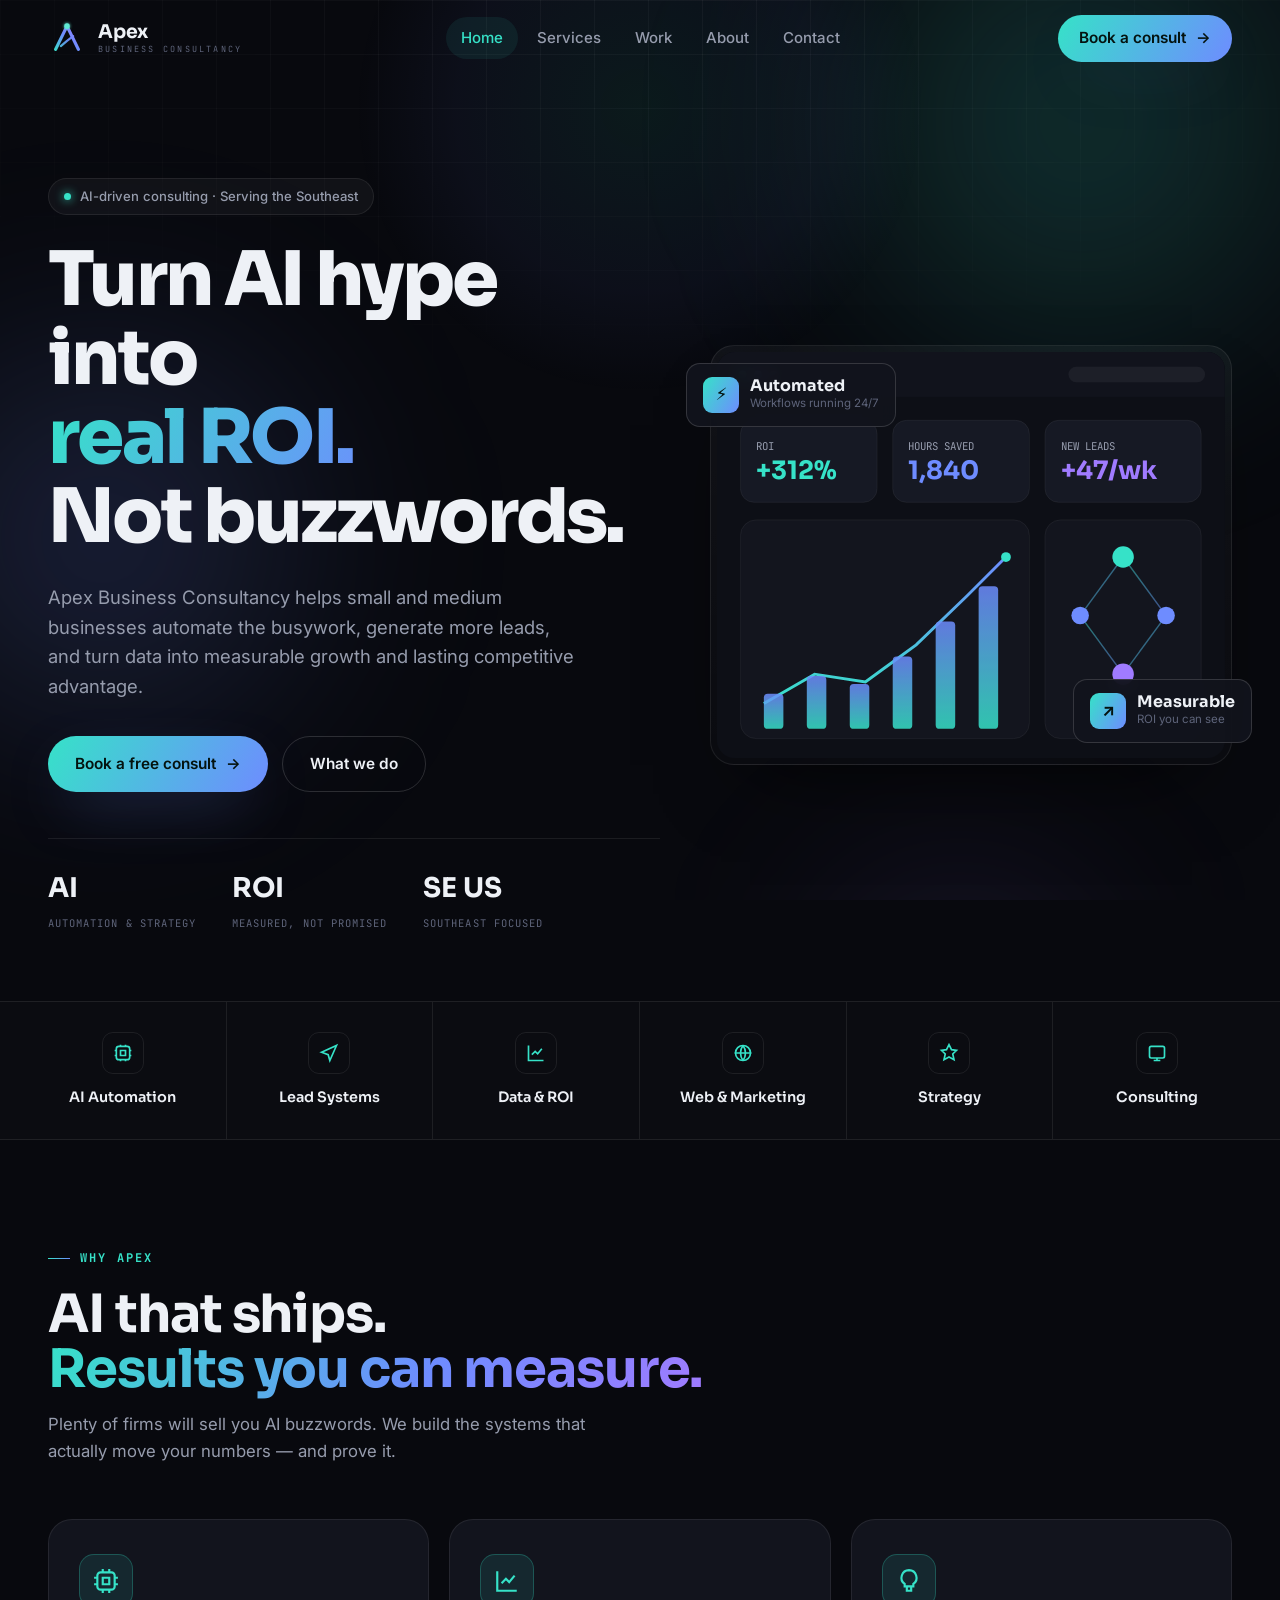
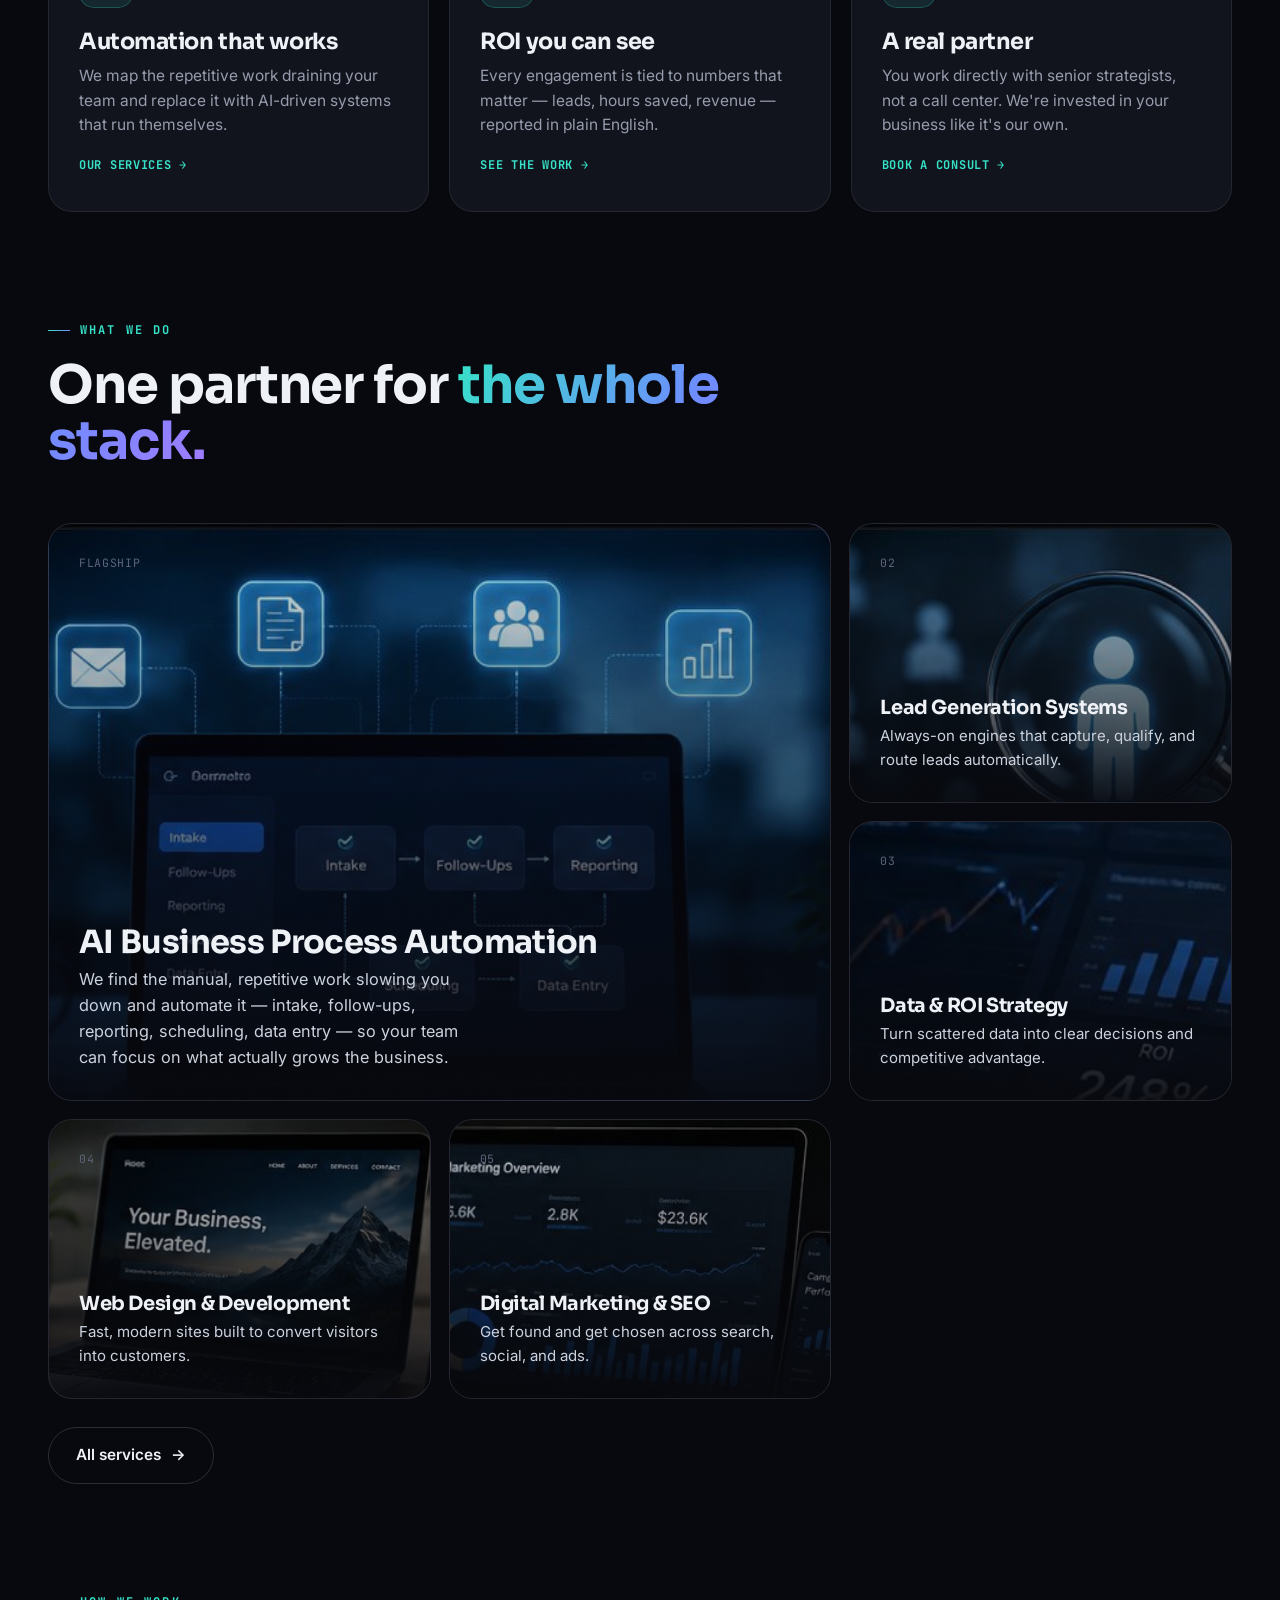
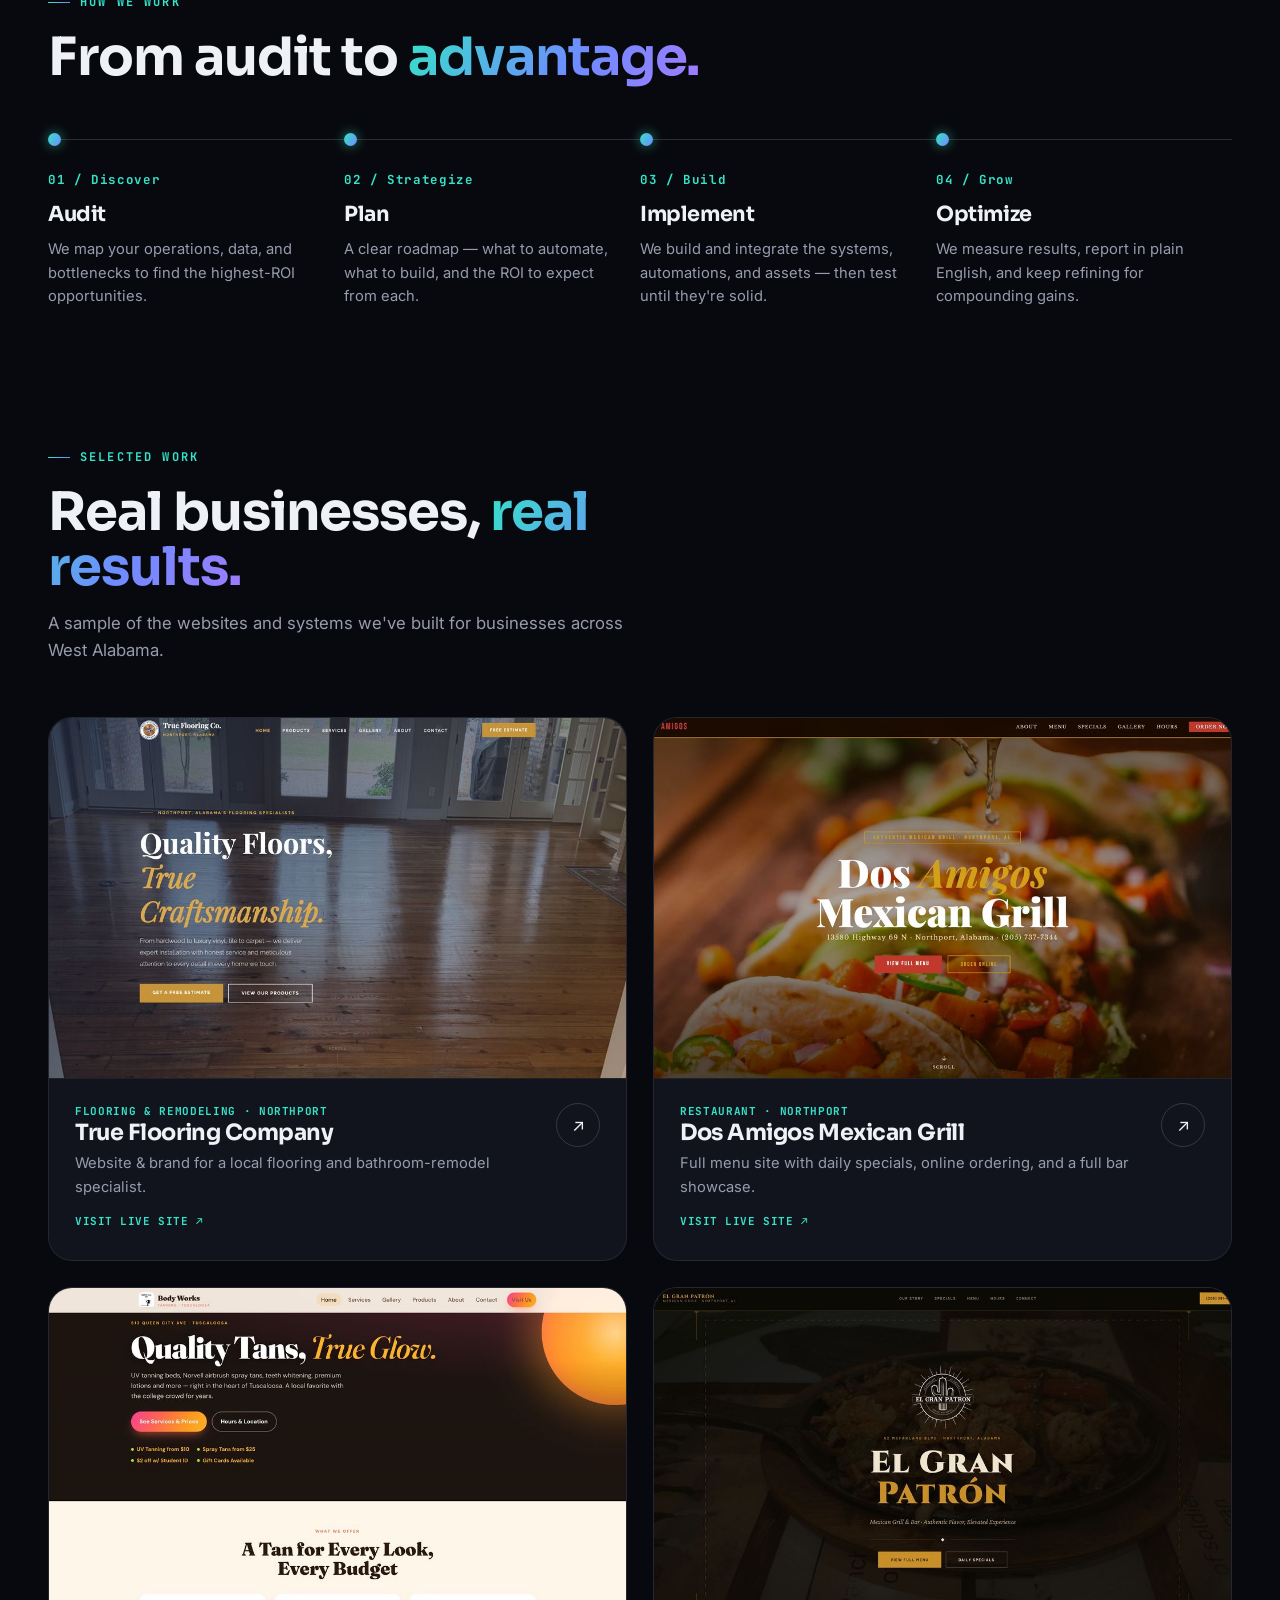
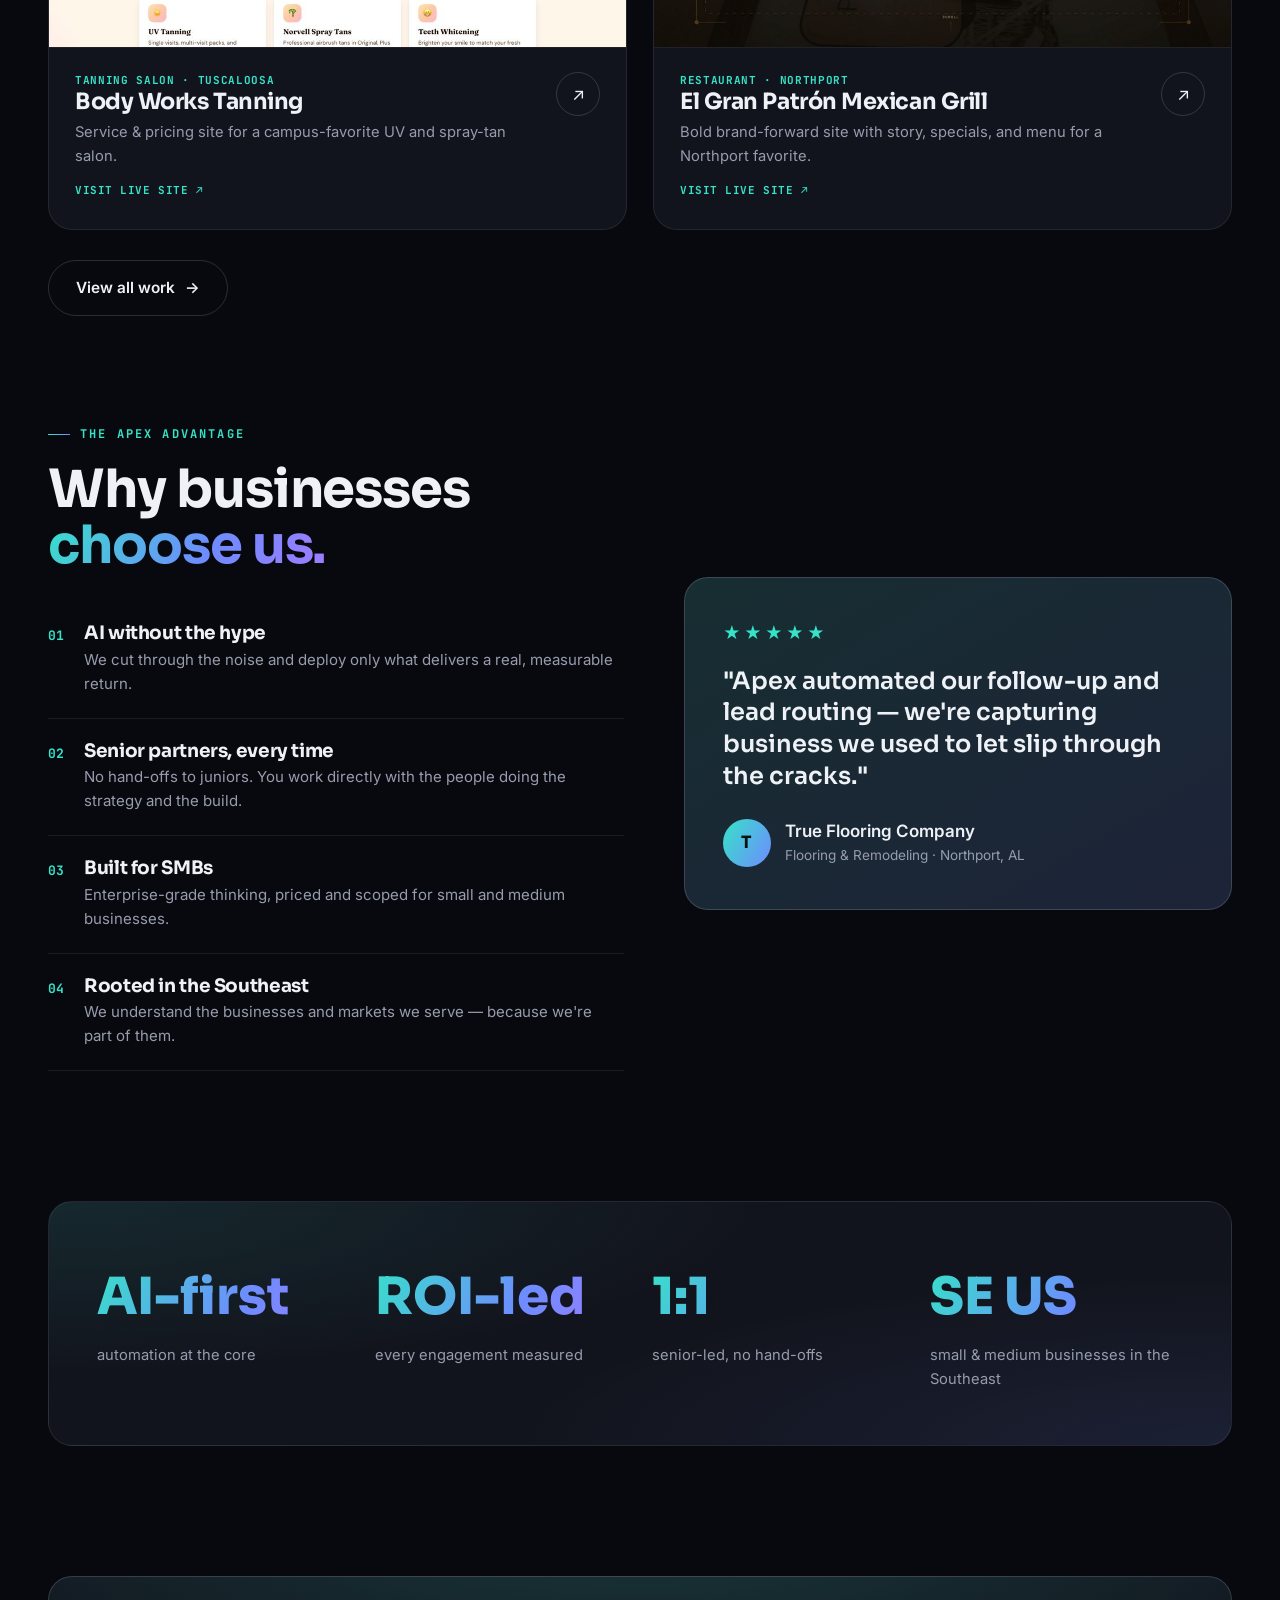
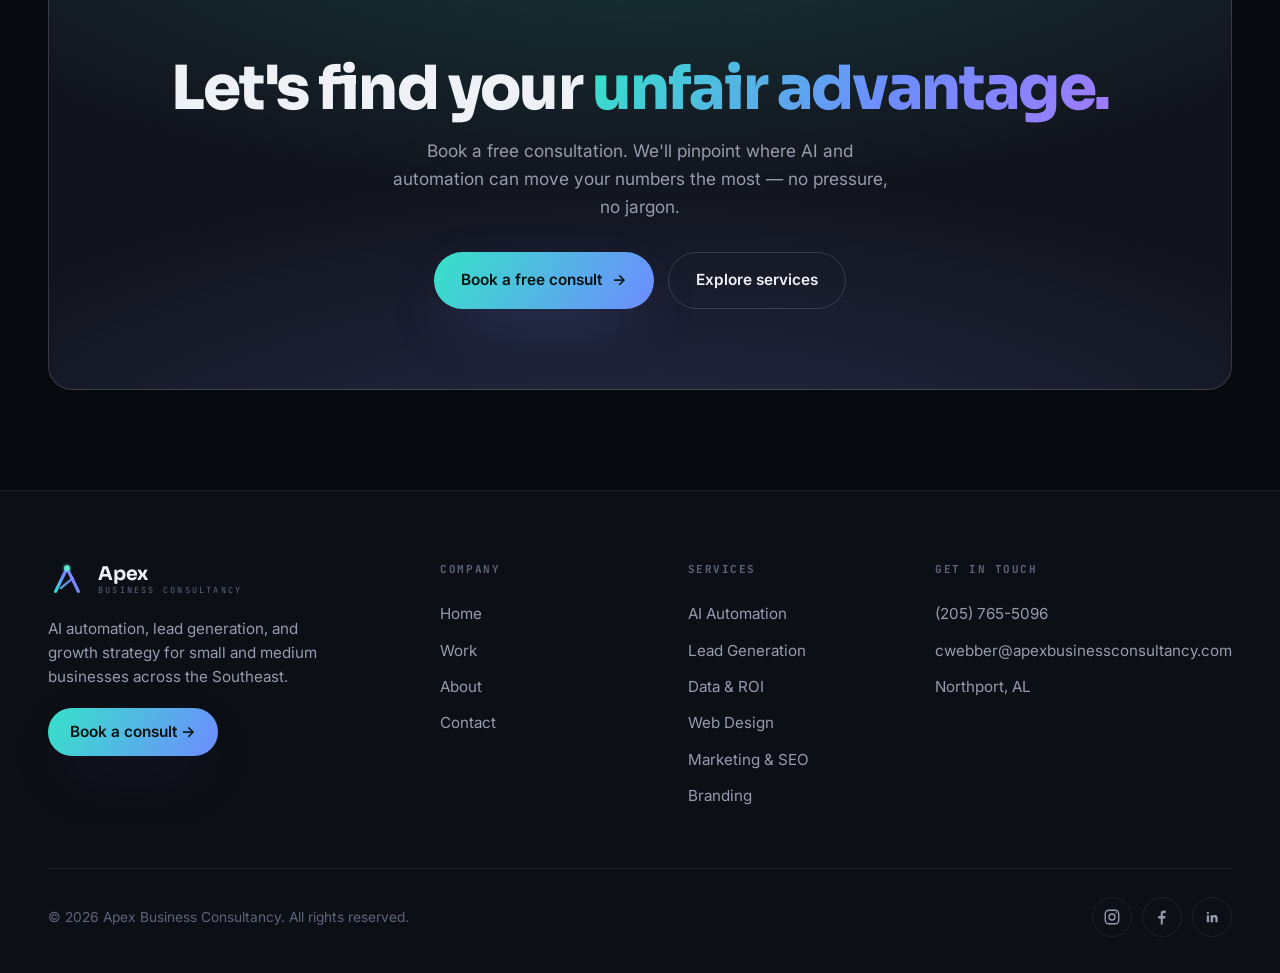
<file: index.html>
<!DOCTYPE html>
<html lang="en">
<head>
<meta charset="UTF-8">
<meta name="viewport" content="width=device-width, initial-scale=1.0">
<title>Apex Business Consultancy — AI Automation, Web Design & Growth | Northport & Tuscaloosa, AL</title>
<meta name="description" content="Apex Business Consultancy helps small and medium businesses in Tuscaloosa, Northport, and across the Southeast turn AI into real ROI — process automation, lead generation, web design, and data-driven strategy.">

<link rel="canonical" href="https://www.apexbusinessconsultancy.com/">
<meta name="robots" content="index, follow, max-image-preview:large">
<meta name="theme-color" content="#08090E">
<meta name="author" content="Apex Business Consultancy">
<meta name="geo.region" content="US-AL">
<meta name="geo.placename" content="Northport, Alabama">

<meta property="og:type" content="website">
<meta property="og:site_name" content="Apex Business Consultancy">
<meta property="og:title" content="Apex Business Consultancy — AI Automation, Web Design & Growth | Northport & Tuscaloosa, AL">
<meta property="og:description" content="Apex Business Consultancy helps small and medium businesses in Tuscaloosa, Northport, and across the Southeast turn AI into real ROI — process automation, lead generation, web design, and data-driven strategy.">
<meta property="og:url" content="https://www.apexbusinessconsultancy.com/">
<meta property="og:locale" content="en_US">
<meta property="og:image" content="https://www.apexbusinessconsultancy.com/assets/og-image.png">
<meta property="og:image:width" content="1200">
<meta property="og:image:height" content="630">
<meta property="og:image:alt" content="Apex Business Consultancy — AI Automation, Web Design, Marketing and Growth">

<meta name="twitter:card" content="summary_large_image">
<meta name="twitter:image" content="https://www.apexbusinessconsultancy.com/assets/og-image.png">
<meta name="twitter:title" content="Apex Business Consultancy — AI Automation, Web Design & Growth | Northport & Tuscaloosa, AL">
<meta name="twitter:description" content="Apex Business Consultancy helps small and medium businesses in Tuscaloosa, Northport, and across the Southeast turn AI into real ROI — process automation, lead generation, web design, and data-driven strategy.">

<script type="application/ld+json">
{
  "@context": "https://schema.org",
  "@type": "ProfessionalService",
  "name": "Apex Business Consultancy",
  "url": "https://www.apexbusinessconsultancy.com/",
  "telephone": "+1-205-765-5096",
  "email": "cwebber@apexbusinessconsultancy.com",
  "address": {
    "@type": "PostalAddress",
    "addressLocality": "Northport",
    "addressRegion": "AL",
    "addressCountry": "US"
  },
  "areaServed": {
    "@type": "State",
    "name": ["Alabama","Georgia","Mississippi","Tennessee","Florida","South Carolina","North Carolina","Louisiana"]
  },
  "description": "AI business process automation, lead generation systems, data and ROI strategy, web design, and digital marketing for small and medium businesses across the Southeast United States.",
  "priceRange": "$$",
  "sameAs": [],
  "hasOfferCatalog": {
    "@type": "OfferCatalog",
    "name": "Services",
    "itemListElement": [
      { "@type": "Offer", "itemOffered": { "@type": "Service", "name": "AI Business Process Automation", "description": "Automating repetitive, manual business processes using AI-driven systems." } },
      { "@type": "Offer", "itemOffered": { "@type": "Service", "name": "Lead Generation Systems", "description": "Always-on systems that capture, qualify, and route leads automatically." } },
      { "@type": "Offer", "itemOffered": { "@type": "Service", "name": "Data & ROI Strategy", "description": "Turning business data into clear decisions, KPI dashboards, and measurable ROI." } },
      { "@type": "Offer", "itemOffered": { "@type": "Service", "name": "AI Strategy & Consulting", "description": "Assessing AI opportunities and building a prioritized implementation roadmap." } },
      { "@type": "Offer", "itemOffered": { "@type": "Service", "name": "Web Design & Development", "description": "Custom, fast, SEO-ready websites engineered to convert visitors into customers." } },
      { "@type": "Offer", "itemOffered": { "@type": "Service", "name": "Digital Marketing & SEO", "description": "Local SEO, search and social advertising, and content marketing for qualified leads." } },
      { "@type": "Offer", "itemOffered": { "@type": "Service", "name": "Brand & Identity", "description": "Logo, visual identity, and brand guideline development." } }
    ]
  }
}
</script>

<link rel="icon" href="data:image/svg+xml,%3Csvg xmlns='http://www.w3.org/2000/svg' viewBox='0 0 40 40'%3E%3Cdefs%3E%3ClinearGradient id='g' x1='6' y1='34' x2='34' y2='6' gradientUnits='userSpaceOnUse'%3E%3Cstop offset='0' stop-color='%2336E2C8'/%3E%3Cstop offset='.5' stop-color='%236E8CFF'/%3E%3Cstop offset='1' stop-color='%23A07BFF'/%3E%3C/linearGradient%3E%3C/defs%3E%3Cpath d='M8 32 L20 7.5 L32 32' stroke='url(%23g)' stroke-width='3.4' fill='none' stroke-linecap='round' stroke-linejoin='round'/%3E%3Cpath d='M13.5 28.5 L20 23 L26.5 18' stroke='url(%23g)' stroke-width='2.3' fill='none' stroke-linecap='round' stroke-linejoin='round'/%3E%3Ccircle cx='20' cy='7.5' r='2.9' fill='%235EEAD4'/%3E%3C/svg%3E">
<link rel="preconnect" href="https://fonts.googleapis.com">
<link rel="preconnect" href="https://fonts.gstatic.com" crossorigin>
<link href="https://fonts.googleapis.com/css2?family=Inter:wght@400;500;600&family=JetBrains+Mono:wght@400;700&family=Sora:wght@500;600;700;800&display=swap" rel="stylesheet">
<link rel="stylesheet" href="/assets/site.css">
</head>
<body>
<div class="bg"><span class="aura a1"></span><span class="aura a2"></span><span class="aura a3"></span><span class="grid"></span></div>
<div class="spotlight" id="spotlight"></div>

<nav class="nav" id="nav">
  <div class="nav-inner">
    <a href="/" class="logo" aria-label="Apex Business Consultancy home">
      <svg class="mark" viewBox="0 0 40 40" fill="none" aria-hidden="true"><defs><linearGradient id="ag1" x1="6" y1="34" x2="34" y2="6" gradientUnits="userSpaceOnUse"><stop offset="0" stop-color="#36E2C8"/><stop offset=".5" stop-color="#6E8CFF"/><stop offset="1" stop-color="#A07BFF"/></linearGradient><filter id="gl1" x="-60%" y="-60%" width="220%" height="220%"><feGaussianBlur stdDeviation="1.4" result="b"/><feMerge><feMergeNode in="b"/><feMergeNode in="SourceGraphic"/></feMerge></filter></defs><path d="M8 32 L20 7.5 L32 32" stroke="url(#ag1)" stroke-width="3.4" stroke-linecap="round" stroke-linejoin="round"/><path d="M13.5 28.5 L20 23 L26.5 18" stroke="url(#ag1)" stroke-width="2.3" stroke-linecap="round" stroke-linejoin="round" opacity=".95"/><circle cx="20" cy="7.5" r="2.9" fill="#5EEAD4" filter="url(#gl1)"/></svg>
      <span class="wm"><b>Apex</b><small>Business Consultancy</small></span>
    </a>
    <div class="nav-links" id="navLinks">
      <a href="/" class="active">Home</a>
      <a href="/services/">Services</a>
      <a href="/work/">Work</a>
      <a href="/about/">About</a>
      <a href="/contact/">Contact</a>
    </div>
    <div class="nav-cta">
      <a href="/contact/" class="btn btn-primary">Book a consult <span class="arr">→</span></a>
      <button class="burger" id="burger" aria-label="Open menu" aria-expanded="false"><span></span><span></span><span></span></button>
    </div>
  </div>
</nav>

<div class="drawer" id="drawer">
  <a href="/">Home</a>
  <a href="/services/">Services</a>
  <a href="/work/">Work</a>
  <a href="/about/">About</a>
  <a href="/contact/">Contact</a>
  <a href="/contact/" class="btn btn-primary" style="font-family:var(--fb);font-size:1rem">Book a consult →</a>
</div>

<main id="app">
<section class="page active">

  <div class="hero">
    <div class="wrap">
      <div class="hero-grid">
        <div>
          <span class="badge"><span class="dot"></span> AI-driven consulting · Serving the Southeast</span>
          <h1>
            <span class="line"><span>Turn AI hype</span></span>
            <span class="line"><span>into <span class="gtext">real ROI.</span></span></span>
            <span class="line"><span>Not buzzwords.</span></span>
          </h1>
          <p class="hero-sub">Apex Business Consultancy helps small and medium businesses automate the busywork, generate more leads, and turn data into measurable growth and lasting competitive advantage.</p>
          <div class="hero-actions">
            <a href="/contact/" class="btn btn-primary">Book a free consult <span class="arr">→</span></a>
            <a href="/services/" class="btn btn-ghost">What we do</a>
          </div>
          <div class="hero-meta">
            <div><div class="n">AI</div><div class="l">Automation &amp; strategy</div></div>
            <div><div class="n">ROI</div><div class="l">Measured, not promised</div></div>
            <div><div class="n">SE&nbsp;US</div><div class="l">Southeast focused</div></div>
          </div>
        </div>

        <div class="hero-visual">
          <div class="hero-panel">
            <div class="inner">
              <svg viewBox="0 0 520 420" xmlns="http://www.w3.org/2000/svg" aria-hidden="true">
                <defs>
                  <linearGradient id="hgrad" x1="0" y1="0" x2="1" y2="1"><stop offset="0" stop-color="#36E2C8"/><stop offset="1" stop-color="#6E8CFF"/></linearGradient>
                  <linearGradient id="hbar" x1="0" y1="1" x2="0" y2="0"><stop offset="0" stop-color="#36E2C8"/><stop offset="1" stop-color="#6E8CFF"/></linearGradient>
                </defs>
                <rect width="520" height="420" fill="#0D0F16"/>
                <!-- top bar -->
                <rect x="0" y="0" width="520" height="46" fill="#11131C"/>
                <circle cx="26" cy="23" r="4" fill="#36E2C8"/><circle cx="42" cy="23" r="4" fill="#6E8CFF"/><circle cx="58" cy="23" r="4" fill="#5E647A"/>
                <rect x="360" y="15" width="140" height="16" rx="8" fill="rgba(255,255,255,.05)"/>
                <!-- metric cards -->
                <rect x="24" y="70" width="140" height="84" rx="14" fill="#161924" stroke="rgba(255,255,255,.06)"/>
                <text x="40" y="100" fill="#969CAD" font-family="JetBrains Mono,monospace" font-size="11">ROI</text>
                <text x="40" y="130" fill="#36E2C8" font-family="Sora,sans-serif" font-size="26" font-weight="700">+312%</text>
                <rect x="180" y="70" width="140" height="84" rx="14" fill="#161924" stroke="rgba(255,255,255,.06)"/>
                <text x="196" y="100" fill="#969CAD" font-family="JetBrains Mono,monospace" font-size="11">HOURS SAVED</text>
                <text x="196" y="130" fill="#6E8CFF" font-family="Sora,sans-serif" font-size="26" font-weight="700">1,840</text>
                <rect x="336" y="70" width="160" height="84" rx="14" fill="#161924" stroke="rgba(255,255,255,.06)"/>
                <text x="352" y="100" fill="#969CAD" font-family="JetBrains Mono,monospace" font-size="11">NEW LEADS</text>
                <text x="352" y="130" fill="#A07BFF" font-family="Sora,sans-serif" font-size="26" font-weight="700">+47/wk</text>
                <!-- chart -->
                <rect x="24" y="172" width="296" height="224" rx="16" fill="#13151E" stroke="rgba(255,255,255,.06)"/>
                <polyline points="48,360 100,330 152,338 204,300 256,250 296,210" fill="none" stroke="url(#hbar)" stroke-width="3"/>
                <circle cx="296" cy="210" r="5" fill="#36E2C8"/>
                <g fill="url(#hbar)" opacity=".85"><rect x="48" y="350" width="20" height="36" rx="4"/><rect x="92" y="332" width="20" height="54" rx="4"/><rect x="136" y="340" width="20" height="46" rx="4"/><rect x="180" y="312" width="20" height="74" rx="4"/><rect x="224" y="276" width="20" height="110" rx="4"/><rect x="268" y="240" width="20" height="146" rx="4"/></g>
                <!-- automation node network -->
                <rect x="336" y="172" width="160" height="224" rx="16" fill="#13151E" stroke="rgba(255,255,255,.06)"/>
                <g stroke="url(#hgrad)" stroke-width="1.5" opacity=".5"><line x1="416" y1="210" x2="372" y2="270"/><line x1="416" y1="210" x2="460" y2="270"/><line x1="372" y1="270" x2="416" y2="330"/><line x1="460" y1="270" x2="416" y2="330"/><line x1="372" y1="270" x2="460" y2="270"/></g>
                <circle cx="416" cy="210" r="11" fill="#36E2C8"/><circle cx="372" cy="270" r="9" fill="#6E8CFF"/><circle cx="460" cy="270" r="9" fill="#6E8CFF"/><circle cx="416" cy="330" r="11" fill="#A07BFF"/>
              </svg>
            </div>
          </div>
          <div class="hero-chip c1"><div class="ic">⚡</div><div><div class="t">Automated</div><div class="s">Workflows running 24/7</div></div></div>
          <div class="hero-chip c2"><div class="ic">↗</div><div><div class="t">Measurable</div><div class="s">ROI you can see</div></div></div>
        </div>
      </div>
    </div>
  </div>

  <!-- CAPABILITIES STRIP (replaces the old marquee) -->
  <div class="caps">
    <div class="wrap" style="padding:0">
      <div class="caps-inner">
        <div class="cap"><div class="ic"><svg viewBox="0 0 24 24" fill="none" stroke="currentColor" stroke-width="2"><rect x="4" y="4" width="16" height="16" rx="3"/><path d="M9 9h6v6H9z"/><path d="M9 2v2M15 2v2M9 20v2M15 20v2M2 9h2M2 15h2M20 9h2M20 15h2"/></svg></div><b>AI Automation</b></div>
        <div class="cap"><div class="ic"><svg viewBox="0 0 24 24" fill="none" stroke="currentColor" stroke-width="2"><path d="M3 11l18-8-8 18-2-7-8-3z"/></svg></div><b>Lead Systems</b></div>
        <div class="cap"><div class="ic"><svg viewBox="0 0 24 24" fill="none" stroke="currentColor" stroke-width="2"><path d="M3 3v18h18"/><path d="M7 14l4-4 3 3 5-6"/></svg></div><b>Data &amp; ROI</b></div>
        <div class="cap"><div class="ic"><svg viewBox="0 0 24 24" fill="none" stroke="currentColor" stroke-width="2"><circle cx="12" cy="12" r="9"/><path d="M2 12h20M12 3a15 15 0 010 18M12 3a15 15 0 000 18"/></svg></div><b>Web &amp; Marketing</b></div>
        <div class="cap"><div class="ic"><svg viewBox="0 0 24 24" fill="none" stroke="currentColor" stroke-width="2"><path d="M12 2l3 6 6 .9-4.5 4.2L18 20l-6-3.2L6 20l1.5-6.9L3 8.9 9 8z"/></svg></div><b>Strategy</b></div>
        <div class="cap"><div class="ic"><svg viewBox="0 0 24 24" fill="none" stroke="currentColor" stroke-width="2"><rect x="3" y="4" width="18" height="14" rx="2"/><path d="M8 21h8M12 18v3"/></svg></div><b>Consulting</b></div>
      </div>
    </div>
  </div>

  <!-- pillars -->
  <div class="block">
    <div class="wrap">
      <div class="section-head reveal">
        <div class="eyebrow">Why Apex</div>
        <h2>AI that ships.<br><span class="gtext">Results you can measure.</span></h2>
        <p>Plenty of firms will sell you AI buzzwords. We build the systems that actually move your numbers — and prove it.</p>
      </div>
      <div class="pillars">
        <div class="pillar reveal d1">
          <div class="ic"><svg viewBox="0 0 24 24" fill="none" stroke="currentColor" stroke-width="2"><rect x="4" y="4" width="16" height="16" rx="3"/><path d="M9 9h6v6H9z"/><path d="M9 1v3M15 1v3M9 20v3M15 20v3M1 9h3M1 15h3M20 9h3M20 15h3"/></svg></div>
          <h3>Automation that works</h3>
          <p>We map the repetitive work draining your team and replace it with AI-driven systems that run themselves.</p>
          <a href="/services/" class="lk">Our services →</a>
        </div>
        <div class="pillar reveal d2">
          <div class="ic"><svg viewBox="0 0 24 24" fill="none" stroke="currentColor" stroke-width="2"><path d="M3 3v18h18"/><path d="M7 14l4-4 3 3 5-6"/></svg></div>
          <h3>ROI you can see</h3>
          <p>Every engagement is tied to numbers that matter — leads, hours saved, revenue — reported in plain English.</p>
          <a href="/work/" class="lk">See the work →</a>
        </div>
        <div class="pillar reveal d3">
          <div class="ic"><svg viewBox="0 0 24 24" fill="none" stroke="currentColor" stroke-width="2"><path d="M12 2a7 7 0 00-4 12.7V17h8v-2.3A7 7 0 0012 2z"/><path d="M9 21h6M10 17v4M14 17v4"/></svg></div>
          <h3>A real partner</h3>
          <p>You work directly with senior strategists, not a call center. We're invested in your business like it's our own.</p>
          <a href="/contact/" class="lk">Book a consult →</a>
        </div>
      </div>
    </div>
  </div>

  <!-- services preview (bento) -->
  <div class="block" style="padding-top:0">
    <div class="wrap">
      <div class="section-head reveal">
        <div class="eyebrow">What we do</div>
        <h2>One partner for <span class="gtext">the whole stack.</span></h2>
      </div>
      <div class="bento reveal">
        <div class="cell feat has-img">
          <img class="cell-bg" src="/assets/svc-ai-automation.jpg" alt="AI workflow automation dashboard connecting intake, follow-ups, scheduling, and reporting" loading="lazy" decoding="async" onerror="this.remove()"><div class="cell-shade"></div>
          <div class="num">FLAGSHIP</div>
          <h3>AI Business Process Automation</h3>
          <p>We find the manual, repetitive work slowing you down and automate it — intake, follow-ups, reporting, scheduling, data entry — so your team can focus on what actually grows the business.</p>
        </div>
        <div class="cell has-img"><img class="cell-bg" src="/assets/svc-lead-generation.jpg" alt="Lead generation system identifying qualified prospects" loading="lazy" decoding="async" onerror="this.remove()"><div class="cell-shade"></div><div class="num">02</div><h3>Lead Generation Systems</h3><p>Always-on engines that capture, qualify, and route leads automatically.</p></div>
        <div class="cell has-img"><img class="cell-bg" src="/assets/svc-data-roi.jpg" alt="Business analytics dashboard showing ROI growth" loading="lazy" decoding="async" onerror="this.remove()"><div class="cell-shade"></div><div class="num">03</div><h3>Data &amp; ROI Strategy</h3><p>Turn scattered data into clear decisions and competitive advantage.</p></div>
        <div class="cell has-img"><img class="cell-bg" src="/assets/svc-web-design.jpg" alt="Modern responsive website design on laptop and phone" loading="lazy" decoding="async" onerror="this.remove()"><div class="cell-shade"></div><div class="num">04</div><h3>Web Design &amp; Development</h3><p>Fast, modern sites built to convert visitors into customers.</p></div>
        <div class="cell has-img"><img class="cell-bg" src="/assets/svc-digital-marketing.jpg" alt="Digital marketing overview dashboard with campaign performance" loading="lazy" decoding="async" onerror="this.remove()"><div class="cell-shade"></div><div class="num">05</div><h3>Digital Marketing &amp; SEO</h3><p>Get found and get chosen across search, social, and ads.</p></div>
      </div>
      <div style="margin-top:28px" class="reveal"><a href="/services/" class="btn btn-ghost">All services <span class="arr">→</span></a></div>
    </div>
  </div>

  <!-- process -->
  <div class="block" style="padding-top:0">
    <div class="wrap">
      <div class="section-head reveal">
        <div class="eyebrow">How we work</div>
        <h2>From audit to <span class="gtext">advantage.</span></h2>
      </div>
      <div class="process">
        <div class="step reveal d1"><div class="dot"></div><div class="si">01 / Discover</div><h3>Audit</h3><p>We map your operations, data, and bottlenecks to find the highest-ROI opportunities.</p></div>
        <div class="step reveal d2"><div class="dot"></div><div class="si">02 / Strategize</div><h3>Plan</h3><p>A clear roadmap — what to automate, what to build, and the ROI to expect from each.</p></div>
        <div class="step reveal d3"><div class="dot"></div><div class="si">03 / Build</div><h3>Implement</h3><p>We build and integrate the systems, automations, and assets — then test until they're solid.</p></div>
        <div class="step reveal d4"><div class="dot"></div><div class="si">04 / Grow</div><h3>Optimize</h3><p>We measure results, report in plain English, and keep refining for compounding gains.</p></div>
      </div>
    </div>
  </div>

  <!-- work preview -->
  <div class="block" style="padding-top:0">
    <div class="wrap">
      <div class="section-head reveal">
        <div class="eyebrow">Selected work</div>
        <h2>Real businesses, <span class="gtext">real results.</span></h2>
        <p>A sample of the websites and systems we've built for businesses across West Alabama.</p>
      </div>
      <div class="work-grid">
        <!-- WORK_TRUE -->
        <div class="work-card reveal d1">
          <div class="work-thumb"><img src="/assets/work-true-flooring.jpg" alt="True Flooring Company website" onerror="this.remove()" loading="lazy" decoding="async"><svg viewBox="0 0 400 250"><rect width="400" height="250" fill="#12141D"/><rect x="30" y="34" width="150" height="18" rx="5" fill="#36E2C8"/><rect x="30" y="64" width="200" height="9" rx="4" fill="rgba(255,255,255,.25)"/></svg></div>
          <div class="work-body"><div><div class="cat">Flooring &amp; Remodeling · Northport</div><h3>True Flooring Company</h3><p>Website &amp; brand for a local flooring and bathroom-remodel specialist.</p><a href="https://www.trueflooringcompany.com" target="_blank" rel="noopener" class="work-link">Visit live site ↗</a></div><div class="go">↗</div></div>
        </div>
        <!-- WORK_DOS -->
        <div class="work-card reveal d2">
          <div class="work-thumb"><img src="/assets/work-dos-amigos.jpg" alt="Dos Amigos Mexican Grill website" onerror="this.remove()" loading="lazy" decoding="async"><svg viewBox="0 0 400 250"><rect width="400" height="250" fill="#12141D"/><rect x="30" y="34" width="150" height="18" rx="5" fill="#6E8CFF"/><rect x="30" y="64" width="200" height="9" rx="4" fill="rgba(255,255,255,.25)"/></svg></div>
          <div class="work-body"><div><div class="cat">Restaurant · Northport</div><h3>Dos Amigos Mexican Grill</h3><p>Full menu site with daily specials, online ordering, and a full bar showcase.</p><a href="https://www.dosamigosmexicangrill.com" target="_blank" rel="noopener" class="work-link">Visit live site ↗</a></div><div class="go">↗</div></div>
        </div>
        <!-- WORK_BODY -->
        <div class="work-card reveal d1">
          <div class="work-thumb"><img src="/assets/work-body-works.jpg" alt="Body Works Tanning Salon website" onerror="this.remove()" loading="lazy" decoding="async"><svg viewBox="0 0 400 250"><rect width="400" height="250" fill="#12141D"/><rect x="30" y="34" width="150" height="18" rx="5" fill="#A07BFF"/><rect x="30" y="64" width="200" height="9" rx="4" fill="rgba(255,255,255,.25)"/></svg></div>
          <div class="work-body"><div><div class="cat">Tanning Salon · Tuscaloosa</div><h3>Body Works Tanning</h3><p>Service &amp; pricing site for a campus-favorite UV and spray-tan salon.</p><a href="https://www.bodyworkstanningsalon.com" target="_blank" rel="noopener" class="work-link">Visit live site ↗</a></div><div class="go">↗</div></div>
        </div>
        <!-- WORK_PATRON -->
        <div class="work-card reveal d2">
          <div class="work-thumb"><img src="/assets/work-el-gran-patron.jpg" alt="El Gran Patron Mexican Grill website" onerror="this.remove()" loading="lazy" decoding="async"><svg viewBox="0 0 400 250"><rect width="400" height="250" fill="#12141D"/><rect x="30" y="34" width="150" height="18" rx="5" fill="#36E2C8"/><rect x="30" y="64" width="200" height="9" rx="4" fill="rgba(255,255,255,.25)"/></svg></div>
          <div class="work-body"><div><div class="cat">Restaurant · Northport</div><h3>El Gran Patrón Mexican Grill</h3><p>Bold brand-forward site with story, specials, and menu for a Northport favorite.</p><a href="https://www.elgranpatronmexicangrill.com" target="_blank" rel="noopener" class="work-link">Visit live site ↗</a></div><div class="go">↗</div></div>
        </div>
      </div>
      <div style="margin-top:30px" class="reveal"><a href="/work/" class="btn btn-ghost">View all work <span class="arr">→</span></a></div>
    </div>
  </div>

  <!-- why -->
  <div class="block" style="padding-top:0">
    <div class="wrap">
      <div class="why">
        <div class="reveal">
          <div class="section-head" style="margin-bottom:28px">
            <div class="eyebrow">The Apex advantage</div>
            <h2>Why businesses <span class="gtext">choose us.</span></h2>
          </div>
          <div>
            <div class="why-item"><span class="wi">01</span><div><h4>AI without the hype</h4><p>We cut through the noise and deploy only what delivers a real, measurable return.</p></div></div>
            <div class="why-item"><span class="wi">02</span><div><h4>Senior partners, every time</h4><p>No hand-offs to juniors. You work directly with the people doing the strategy and the build.</p></div></div>
            <div class="why-item"><span class="wi">03</span><div><h4>Built for SMBs</h4><p>Enterprise-grade thinking, priced and scoped for small and medium businesses.</p></div></div>
            <div class="why-item"><span class="wi">04</span><div><h4>Rooted in the Southeast</h4><p>We understand the businesses and markets we serve — because we're part of them.</p></div></div>
          </div>
        </div>
        <div class="why-card reveal d2">
          <div class="stars">★★★★★</div>
          <div class="quote">"Apex automated our follow-up and lead routing — we're capturing business we used to let slip through the cracks."</div>
          <div class="who"><div class="av">T</div><div><div class="nm">True Flooring Company</div><div class="rl">Flooring &amp; Remodeling &middot; Northport, AL</div></div></div>
        </div>
      </div>
    </div>
  </div>

  <!-- band -->
  <div class="band">
    <div class="wrap">
      <div class="band-inner reveal">
        <div><div class="n">AI-first</div><div class="l">automation at the core</div></div>
        <div><div class="n">ROI-led</div><div class="l">every engagement measured</div></div>
        <div><div class="n">1:1</div><div class="l">senior-led, no hand-offs</div></div>
        <div><div class="n">SE&nbsp;US</div><div class="l">small &amp; medium businesses in the Southeast</div></div>
      </div>
    </div>
  </div>

  <!-- CTA -->
  <div class="block">
    <div class="wrap">
      <div class="cta-block reveal">
        <h2>Let's find your <span class="gtext">unfair advantage.</span></h2>
        <p>Book a free consultation. We'll pinpoint where AI and automation can move your numbers the most — no pressure, no jargon.</p>
        <div class="cta-actions">
          <a href="/contact/" class="btn btn-primary">Book a free consult <span class="arr">→</span></a>
          <a href="/services/" class="btn btn-ghost">Explore services</a>
        </div>
      </div>
    </div>
  </div>

</section>
<!-- ============================================================ SERVICES ============================================================ -->
</main>
<footer>
  <div class="wrap">
    <div class="foot-top">
      <div class="foot-brand">
        <a href="/" class="logo">
          <svg class="mark" viewBox="0 0 40 40" fill="none" aria-hidden="true"><defs><linearGradient id="ag2" x1="6" y1="34" x2="34" y2="6" gradientUnits="userSpaceOnUse"><stop offset="0" stop-color="#36E2C8"/><stop offset=".5" stop-color="#6E8CFF"/><stop offset="1" stop-color="#A07BFF"/></linearGradient><filter id="gl2" x="-60%" y="-60%" width="220%" height="220%"><feGaussianBlur stdDeviation="1.4" result="b"/><feMerge><feMergeNode in="b"/><feMergeNode in="SourceGraphic"/></feMerge></filter></defs><path d="M8 32 L20 7.5 L32 32" stroke="url(#ag2)" stroke-width="3.4" stroke-linecap="round" stroke-linejoin="round"/><path d="M13.5 28.5 L20 23 L26.5 18" stroke="url(#ag2)" stroke-width="2.3" stroke-linecap="round" stroke-linejoin="round" opacity=".95"/><circle cx="20" cy="7.5" r="2.9" fill="#5EEAD4" filter="url(#gl2)"/></svg>
          <span class="wm"><b>Apex</b><small>Business Consultancy</small></span>
        </a>
        <p>AI automation, lead generation, and growth strategy for small and medium businesses across the Southeast.</p>
        <a href="/contact/" class="btn btn-primary" style="padding:12px 22px">Book a consult →</a>
      </div>
      <div class="foot-col">
        <h5>Company</h5>
        <a href="/">Home</a>
        <a href="/work/">Work</a>
        <a href="/about/">About</a>
        <a href="/contact/">Contact</a>
      </div>
      <div class="foot-col">
        <h5>Services</h5>
        <a href="/services/ai-automation/">AI Automation</a>
        <a href="/services/lead-generation/">Lead Generation</a>
        <a href="/services/data-analytics/">Data &amp; ROI</a>
        <a href="/services/web-design/">Web Design</a>
        <a href="/services/digital-marketing/">Marketing &amp; SEO</a>
        <a href="/services/branding/">Branding</a>
      </div>
      <div class="foot-col">
        <h5>Get in touch</h5>
        <a href="tel:+12057655096">(205) 765-5096</a>
        <a href="mailto:cwebber@apexbusinessconsultancy.com">cwebber@apexbusinessconsultancy.com</a>
        <a style="cursor:default">Northport, AL</a>
      </div>
    </div>
    <div class="foot-bottom">
      <p>© <span id="year"></span> Apex Business Consultancy. All rights reserved.</p>
      <div class="socials">
        <a href="#" aria-label="Instagram"><svg width="18" height="18" viewBox="0 0 24 24" fill="none" stroke="currentColor" stroke-width="1.8"><rect x="3" y="3" width="18" height="18" rx="5"/><circle cx="12" cy="12" r="4"/><circle cx="17.5" cy="6.5" r="1" fill="currentColor" stroke="none"/></svg></a>
        <a href="#" aria-label="Facebook"><svg width="18" height="18" viewBox="0 0 24 24" fill="currentColor"><path d="M13 22v-8h3l.5-3.5H13V8.3c0-1 .3-1.7 1.8-1.7H17V3.5c-.3 0-1.3-.1-2.5-.1-2.5 0-4.2 1.5-4.2 4.3v2.8H7V14h3.3v8H13z"/></svg></a>
        <a href="#" aria-label="LinkedIn"><svg width="18" height="18" viewBox="0 0 24 24" fill="currentColor"><path d="M6.5 8A1.5 1.5 0 1 0 6.5 5 1.5 1.5 0 0 0 6.5 8zM5 9.5h3V19H5zM10 9.5h2.9v1.3h.04c.4-.75 1.4-1.55 2.9-1.55 3.1 0 3.66 2 3.66 4.7V19h-3v-4.3c0-1 0-2.35-1.45-2.35s-1.65 1.12-1.65 2.27V19H10z"/></svg></a>
      </div>
    </div>
  </div>
</footer>

<script src="/assets/site.js" defer></script>
</body>
</html>
</file>
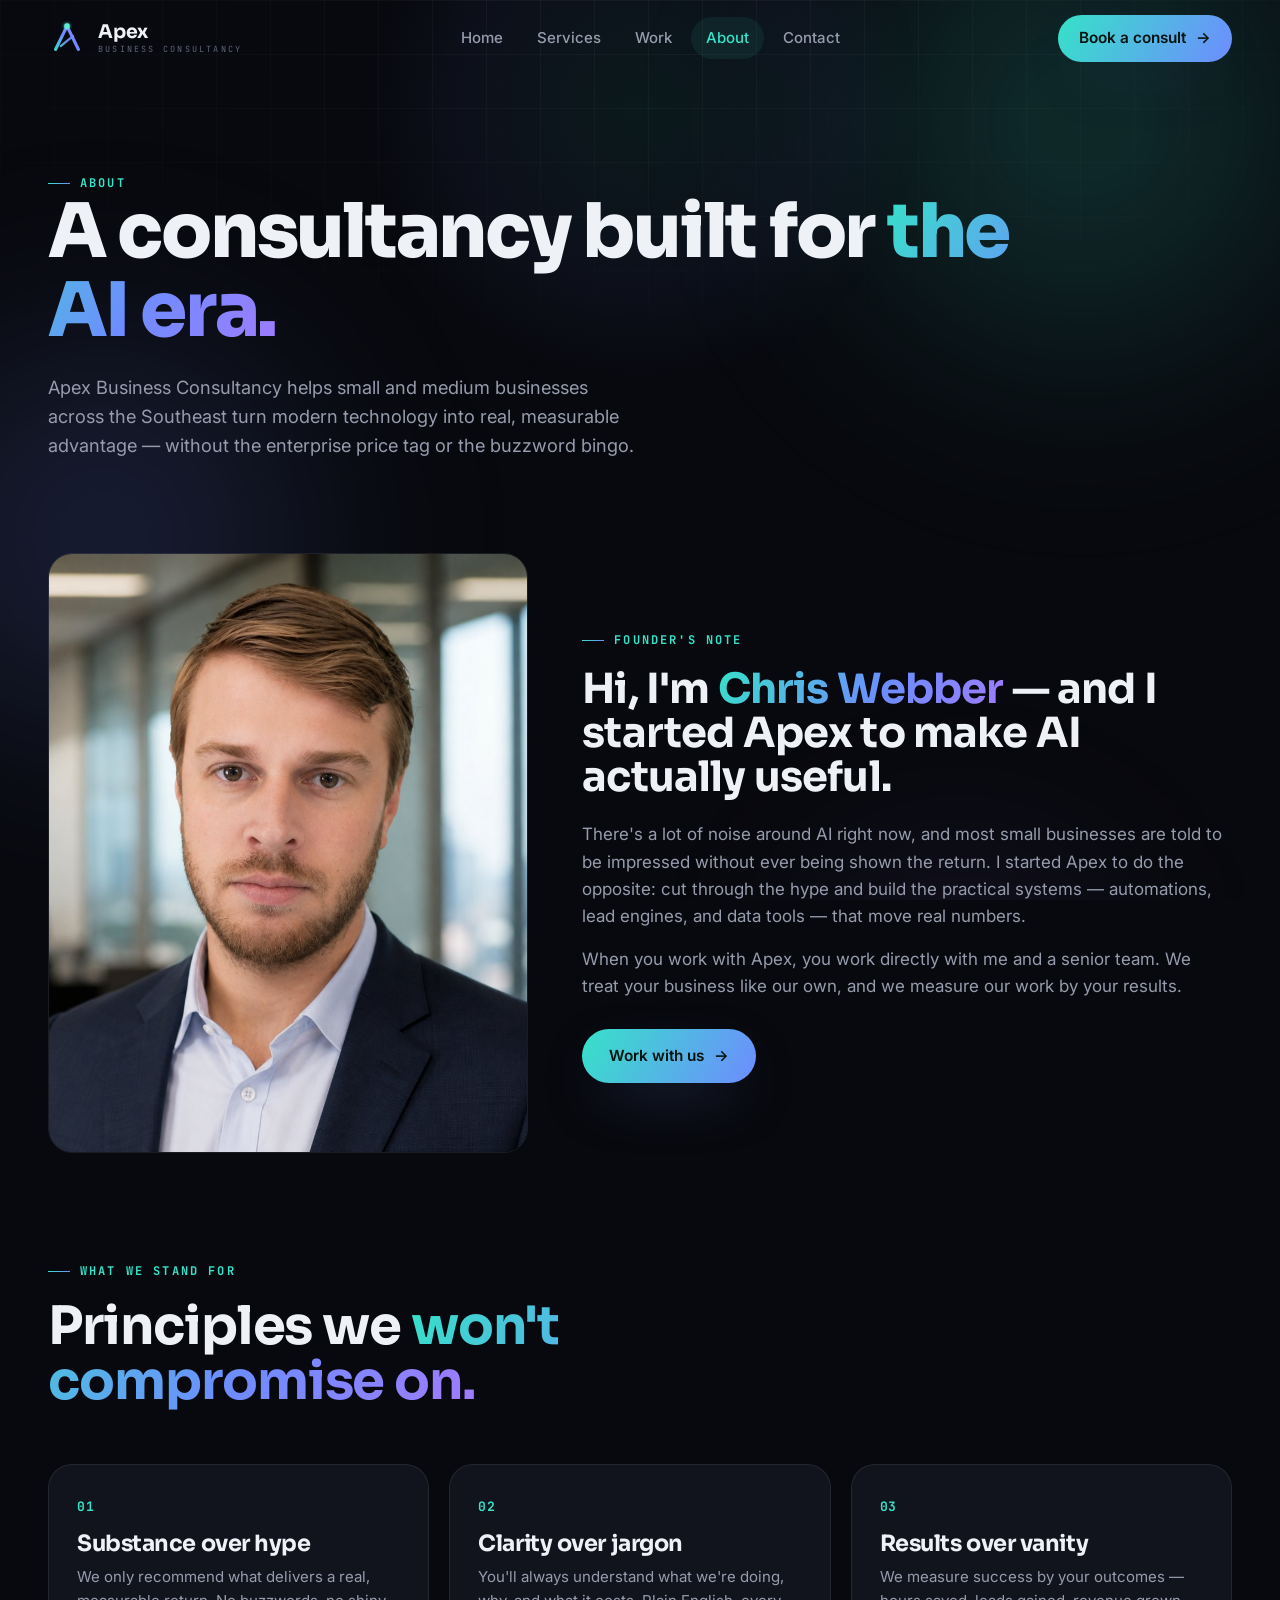
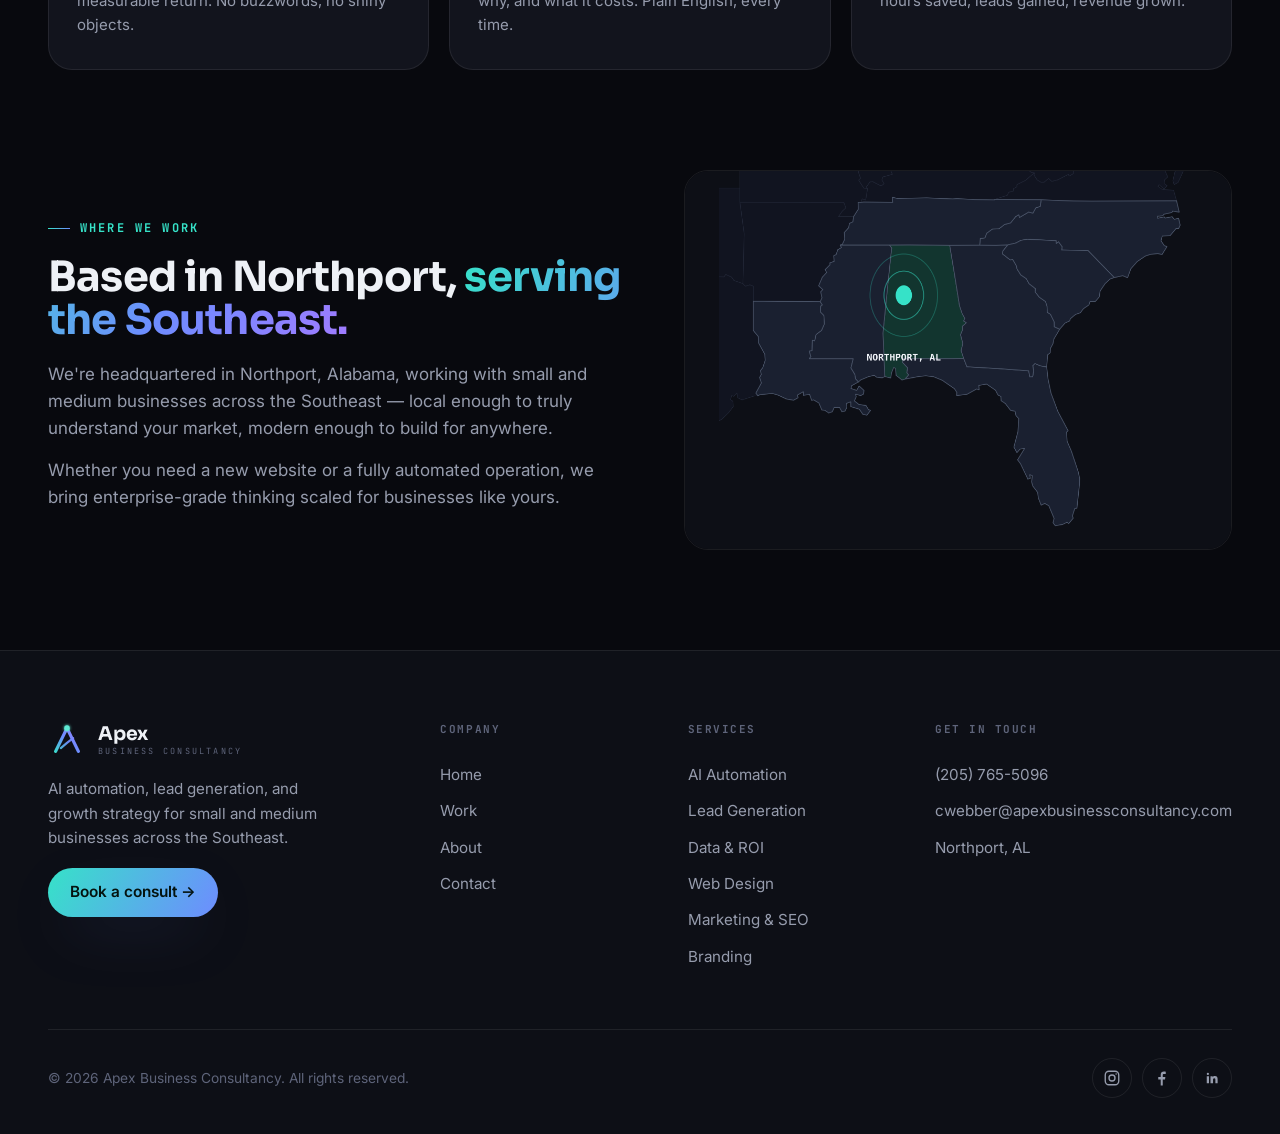
<file: about/index.html>
<!DOCTYPE html>
<html lang="en">
<head>
<meta charset="UTF-8">
<meta name="viewport" content="width=device-width, initial-scale=1.0">
<title>About Apex Business Consultancy — AI & Growth Consulting in Northport, AL</title>
<meta name="description" content="Founded by Chris Webber in Northport, Alabama, Apex Business Consultancy helps small and medium businesses across the Southeast turn AI, automation, and data into measurable growth.">

<link rel="canonical" href="https://www.apexbusinessconsultancy.com/about/">
<meta name="robots" content="index, follow, max-image-preview:large">
<meta name="theme-color" content="#08090E">
<meta name="author" content="Apex Business Consultancy">
<meta name="geo.region" content="US-AL">
<meta name="geo.placename" content="Northport, Alabama">

<meta property="og:type" content="website">
<meta property="og:site_name" content="Apex Business Consultancy">
<meta property="og:title" content="About Apex Business Consultancy — AI & Growth Consulting in Northport, AL">
<meta property="og:description" content="Founded by Chris Webber in Northport, Alabama, Apex Business Consultancy helps small and medium businesses across the Southeast turn AI, automation, and data into measurable growth.">
<meta property="og:url" content="https://www.apexbusinessconsultancy.com/about/">
<meta property="og:locale" content="en_US">
<meta property="og:image" content="https://www.apexbusinessconsultancy.com/assets/og-image.png">
<meta property="og:image:width" content="1200">
<meta property="og:image:height" content="630">
<meta property="og:image:alt" content="Apex Business Consultancy — AI Automation, Web Design, Marketing and Growth">

<meta name="twitter:card" content="summary_large_image">
<meta name="twitter:image" content="https://www.apexbusinessconsultancy.com/assets/og-image.png">
<meta name="twitter:title" content="About Apex Business Consultancy — AI & Growth Consulting in Northport, AL">
<meta name="twitter:description" content="Founded by Chris Webber in Northport, Alabama, Apex Business Consultancy helps small and medium businesses across the Southeast turn AI, automation, and data into measurable growth.">

<script type="application/ld+json">
{
 "@context": "https://schema.org",
 "@type": "BreadcrumbList",
 "itemListElement": [
  {
   "@type": "ListItem",
   "position": 1,
   "name": "Home",
   "item": "https://www.apexbusinessconsultancy.com/"
  },
  {
   "@type": "ListItem",
   "position": 2,
   "name": "About",
   "item": "https://www.apexbusinessconsultancy.com/about/"
  }
 ]
}
</script>

<link rel="icon" href="data:image/svg+xml,%3Csvg xmlns='http://www.w3.org/2000/svg' viewBox='0 0 40 40'%3E%3Cdefs%3E%3ClinearGradient id='g' x1='6' y1='34' x2='34' y2='6' gradientUnits='userSpaceOnUse'%3E%3Cstop offset='0' stop-color='%2336E2C8'/%3E%3Cstop offset='.5' stop-color='%236E8CFF'/%3E%3Cstop offset='1' stop-color='%23A07BFF'/%3E%3C/linearGradient%3E%3C/defs%3E%3Cpath d='M8 32 L20 7.5 L32 32' stroke='url(%23g)' stroke-width='3.4' fill='none' stroke-linecap='round' stroke-linejoin='round'/%3E%3Cpath d='M13.5 28.5 L20 23 L26.5 18' stroke='url(%23g)' stroke-width='2.3' fill='none' stroke-linecap='round' stroke-linejoin='round'/%3E%3Ccircle cx='20' cy='7.5' r='2.9' fill='%235EEAD4'/%3E%3C/svg%3E">
<link rel="preconnect" href="https://fonts.googleapis.com">
<link rel="preconnect" href="https://fonts.gstatic.com" crossorigin>
<link href="https://fonts.googleapis.com/css2?family=Inter:wght@400;500;600&family=JetBrains+Mono:wght@400;700&family=Sora:wght@500;600;700;800&display=swap" rel="stylesheet">
<link rel="stylesheet" href="/assets/site.css">
</head>
<body>
<div class="bg"><span class="aura a1"></span><span class="aura a2"></span><span class="aura a3"></span><span class="grid"></span></div>
<div class="spotlight" id="spotlight"></div>

<nav class="nav" id="nav">
  <div class="nav-inner">
    <a href="/" class="logo" aria-label="Apex Business Consultancy home">
      <svg class="mark" viewBox="0 0 40 40" fill="none" aria-hidden="true"><defs><linearGradient id="ag1" x1="6" y1="34" x2="34" y2="6" gradientUnits="userSpaceOnUse"><stop offset="0" stop-color="#36E2C8"/><stop offset=".5" stop-color="#6E8CFF"/><stop offset="1" stop-color="#A07BFF"/></linearGradient><filter id="gl1" x="-60%" y="-60%" width="220%" height="220%"><feGaussianBlur stdDeviation="1.4" result="b"/><feMerge><feMergeNode in="b"/><feMergeNode in="SourceGraphic"/></feMerge></filter></defs><path d="M8 32 L20 7.5 L32 32" stroke="url(#ag1)" stroke-width="3.4" stroke-linecap="round" stroke-linejoin="round"/><path d="M13.5 28.5 L20 23 L26.5 18" stroke="url(#ag1)" stroke-width="2.3" stroke-linecap="round" stroke-linejoin="round" opacity=".95"/><circle cx="20" cy="7.5" r="2.9" fill="#5EEAD4" filter="url(#gl1)"/></svg>
      <span class="wm"><b>Apex</b><small>Business Consultancy</small></span>
    </a>
    <div class="nav-links" id="navLinks">
      <a href="/">Home</a>
      <a href="/services/">Services</a>
      <a href="/work/">Work</a>
      <a href="/about/" class="active">About</a>
      <a href="/contact/">Contact</a>
    </div>
    <div class="nav-cta">
      <a href="/contact/" class="btn btn-primary">Book a consult <span class="arr">→</span></a>
      <button class="burger" id="burger" aria-label="Open menu" aria-expanded="false"><span></span><span></span><span></span></button>
    </div>
  </div>
</nav>

<div class="drawer" id="drawer">
  <a href="/">Home</a>
  <a href="/services/">Services</a>
  <a href="/work/">Work</a>
  <a href="/about/">About</a>
  <a href="/contact/">Contact</a>
  <a href="/contact/" class="btn btn-primary" style="font-family:var(--fb);font-size:1rem">Book a consult →</a>
</div>

<main id="app">
<section class="page active">
  <div class="phero">
    <div class="wrap">
      <div class="eyebrow reveal">About</div>
      <h1 class="reveal d1">A consultancy built for <span class="gtext">the AI era.</span></h1>
      <p class="reveal d2">Apex Business Consultancy helps small and medium businesses across the Southeast turn modern technology into real, measurable advantage — without the enterprise price tag or the buzzword bingo.</p>
    </div>
  </div>

  <div class="block" style="padding-top:36px">
    <div class="wrap">
      <div class="founder">
        <div class="founder-visual reveal">
          <img src="/assets/founder.jpg" alt="Chris Webber, founder of Apex Business Consultancy" onerror="this.remove()" loading="lazy" decoding="async">
          <svg viewBox="0 0 400 500" xmlns="http://www.w3.org/2000/svg" aria-hidden="true">
            <defs><linearGradient id="fv" x1="0" y1="0" x2="1" y2="1"><stop offset="0" stop-color="#36E2C8"/><stop offset="1" stop-color="#6E8CFF"/></linearGradient></defs>
            <rect width="400" height="500" fill="#12141D"/>
            <circle cx="200" cy="200" r="150" fill="url(#fv)" opacity=".18"/>
            <circle cx="200" cy="180" r="80" fill="#181B26"/>
            <circle cx="200" cy="158" r="42" fill="url(#fv)" opacity=".5"/>
            <path d="M120 300 q80 -76 160 0 v60 h-160 Z" fill="#181B26"/>
            <rect x="80" y="404" width="240" height="14" rx="7" fill="rgba(255,255,255,.7)"/>
            <rect x="120" y="432" width="160" height="11" rx="5" fill="#36E2C8"/>
          </svg>
        </div>
        <div class="reveal d2">
          <div class="eyebrow" style="margin-bottom:18px">Founder's note</div>
          <h2 style="font-size:clamp(1.8rem,4vw,2.6rem);margin-bottom:22px">Hi, I'm <span class="gtext">Chris Webber</span> — and I started Apex to make AI actually useful.</h2>
          <p style="margin-bottom:16px">There's a lot of noise around AI right now, and most small businesses are told to be impressed without ever being shown the return. I started Apex to do the opposite: cut through the hype and build the practical systems — automations, lead engines, and data tools — that move real numbers.</p>
          <p style="margin-bottom:28px">When you work with Apex, you work directly with me and a senior team. We treat your business like our own, and we measure our work by your results.</p>
          <a href="/contact/" class="btn btn-primary">Work with us <span class="arr">→</span></a>
        </div>
      </div>
    </div>
  </div>

  <div class="block" style="padding-top:0">
    <div class="wrap">
      <div class="section-head reveal">
        <div class="eyebrow">What we stand for</div>
        <h2>Principles we <span class="gtext">won't compromise on.</span></h2>
      </div>
      <div class="values">
        <div class="value reveal d1"><div class="vn">01</div><h3>Substance over hype</h3><p>We only recommend what delivers a real, measurable return. No buzzwords, no shiny objects.</p></div>
        <div class="value reveal d2"><div class="vn">02</div><h3>Clarity over jargon</h3><p>You'll always understand what we're doing, why, and what it costs. Plain English, every time.</p></div>
        <div class="value reveal d3"><div class="vn">03</div><h3>Results over vanity</h3><p>We measure success by your outcomes — hours saved, leads gained, revenue grown.</p></div>
      </div>
    </div>
  </div>

  <div class="block" style="padding-top:0">
    <div class="wrap">
      <div class="why">
        <div class="reveal">
          <div class="eyebrow" style="margin-bottom:18px">Where we work</div>
          <h2 style="font-size:clamp(1.8rem,4vw,2.6rem);margin-bottom:18px">Based in Northport, <span class="gtext">serving the Southeast.</span></h2>
          <p style="margin-bottom:14px">We're headquartered in Northport, Alabama, working with small and medium businesses across the Southeast — local enough to truly understand your market, modern enough to build for anywhere.</p>
          <p>Whether you need a new website or a fully automated operation, we bring enterprise-grade thinking scaled for businesses like yours.</p>
        </div>
        <div class="reveal d2" style="border-radius:var(--radius-lg);overflow:hidden;border:1px solid var(--line)">
          <img src="/assets/southeast-map.png" alt="Map of the Southeast United States with Alabama highlighted and a marker on Northport" style="width:100%;display:block" loading="lazy" decoding="async">
        </div>
      </div>
    </div>
  </div>
</section>
<!-- ============================================================ CONTACT ============================================================ -->
</main>
<footer>
  <div class="wrap">
    <div class="foot-top">
      <div class="foot-brand">
        <a href="/" class="logo">
          <svg class="mark" viewBox="0 0 40 40" fill="none" aria-hidden="true"><defs><linearGradient id="ag2" x1="6" y1="34" x2="34" y2="6" gradientUnits="userSpaceOnUse"><stop offset="0" stop-color="#36E2C8"/><stop offset=".5" stop-color="#6E8CFF"/><stop offset="1" stop-color="#A07BFF"/></linearGradient><filter id="gl2" x="-60%" y="-60%" width="220%" height="220%"><feGaussianBlur stdDeviation="1.4" result="b"/><feMerge><feMergeNode in="b"/><feMergeNode in="SourceGraphic"/></feMerge></filter></defs><path d="M8 32 L20 7.5 L32 32" stroke="url(#ag2)" stroke-width="3.4" stroke-linecap="round" stroke-linejoin="round"/><path d="M13.5 28.5 L20 23 L26.5 18" stroke="url(#ag2)" stroke-width="2.3" stroke-linecap="round" stroke-linejoin="round" opacity=".95"/><circle cx="20" cy="7.5" r="2.9" fill="#5EEAD4" filter="url(#gl2)"/></svg>
          <span class="wm"><b>Apex</b><small>Business Consultancy</small></span>
        </a>
        <p>AI automation, lead generation, and growth strategy for small and medium businesses across the Southeast.</p>
        <a href="/contact/" class="btn btn-primary" style="padding:12px 22px">Book a consult →</a>
      </div>
      <div class="foot-col">
        <h5>Company</h5>
        <a href="/">Home</a>
        <a href="/work/">Work</a>
        <a href="/about/">About</a>
        <a href="/contact/">Contact</a>
      </div>
      <div class="foot-col">
        <h5>Services</h5>
        <a href="/services/ai-automation/">AI Automation</a>
        <a href="/services/lead-generation/">Lead Generation</a>
        <a href="/services/data-analytics/">Data &amp; ROI</a>
        <a href="/services/web-design/">Web Design</a>
        <a href="/services/digital-marketing/">Marketing &amp; SEO</a>
        <a href="/services/branding/">Branding</a>
      </div>
      <div class="foot-col">
        <h5>Get in touch</h5>
        <a href="tel:+12057655096">(205) 765-5096</a>
        <a href="mailto:cwebber@apexbusinessconsultancy.com">cwebber@apexbusinessconsultancy.com</a>
        <a style="cursor:default">Northport, AL</a>
      </div>
    </div>
    <div class="foot-bottom">
      <p>© <span id="year"></span> Apex Business Consultancy. All rights reserved.</p>
      <div class="socials">
        <a href="#" aria-label="Instagram"><svg width="18" height="18" viewBox="0 0 24 24" fill="none" stroke="currentColor" stroke-width="1.8"><rect x="3" y="3" width="18" height="18" rx="5"/><circle cx="12" cy="12" r="4"/><circle cx="17.5" cy="6.5" r="1" fill="currentColor" stroke="none"/></svg></a>
        <a href="#" aria-label="Facebook"><svg width="18" height="18" viewBox="0 0 24 24" fill="currentColor"><path d="M13 22v-8h3l.5-3.5H13V8.3c0-1 .3-1.7 1.8-1.7H17V3.5c-.3 0-1.3-.1-2.5-.1-2.5 0-4.2 1.5-4.2 4.3v2.8H7V14h3.3v8H13z"/></svg></a>
        <a href="#" aria-label="LinkedIn"><svg width="18" height="18" viewBox="0 0 24 24" fill="currentColor"><path d="M6.5 8A1.5 1.5 0 1 0 6.5 5 1.5 1.5 0 0 0 6.5 8zM5 9.5h3V19H5zM10 9.5h2.9v1.3h.04c.4-.75 1.4-1.55 2.9-1.55 3.1 0 3.66 2 3.66 4.7V19h-3v-4.3c0-1 0-2.35-1.45-2.35s-1.65 1.12-1.65 2.27V19H10z"/></svg></a>
      </div>
    </div>
  </div>
</footer>

<script src="/assets/site.js" defer></script>
</body>
</html>
</file>
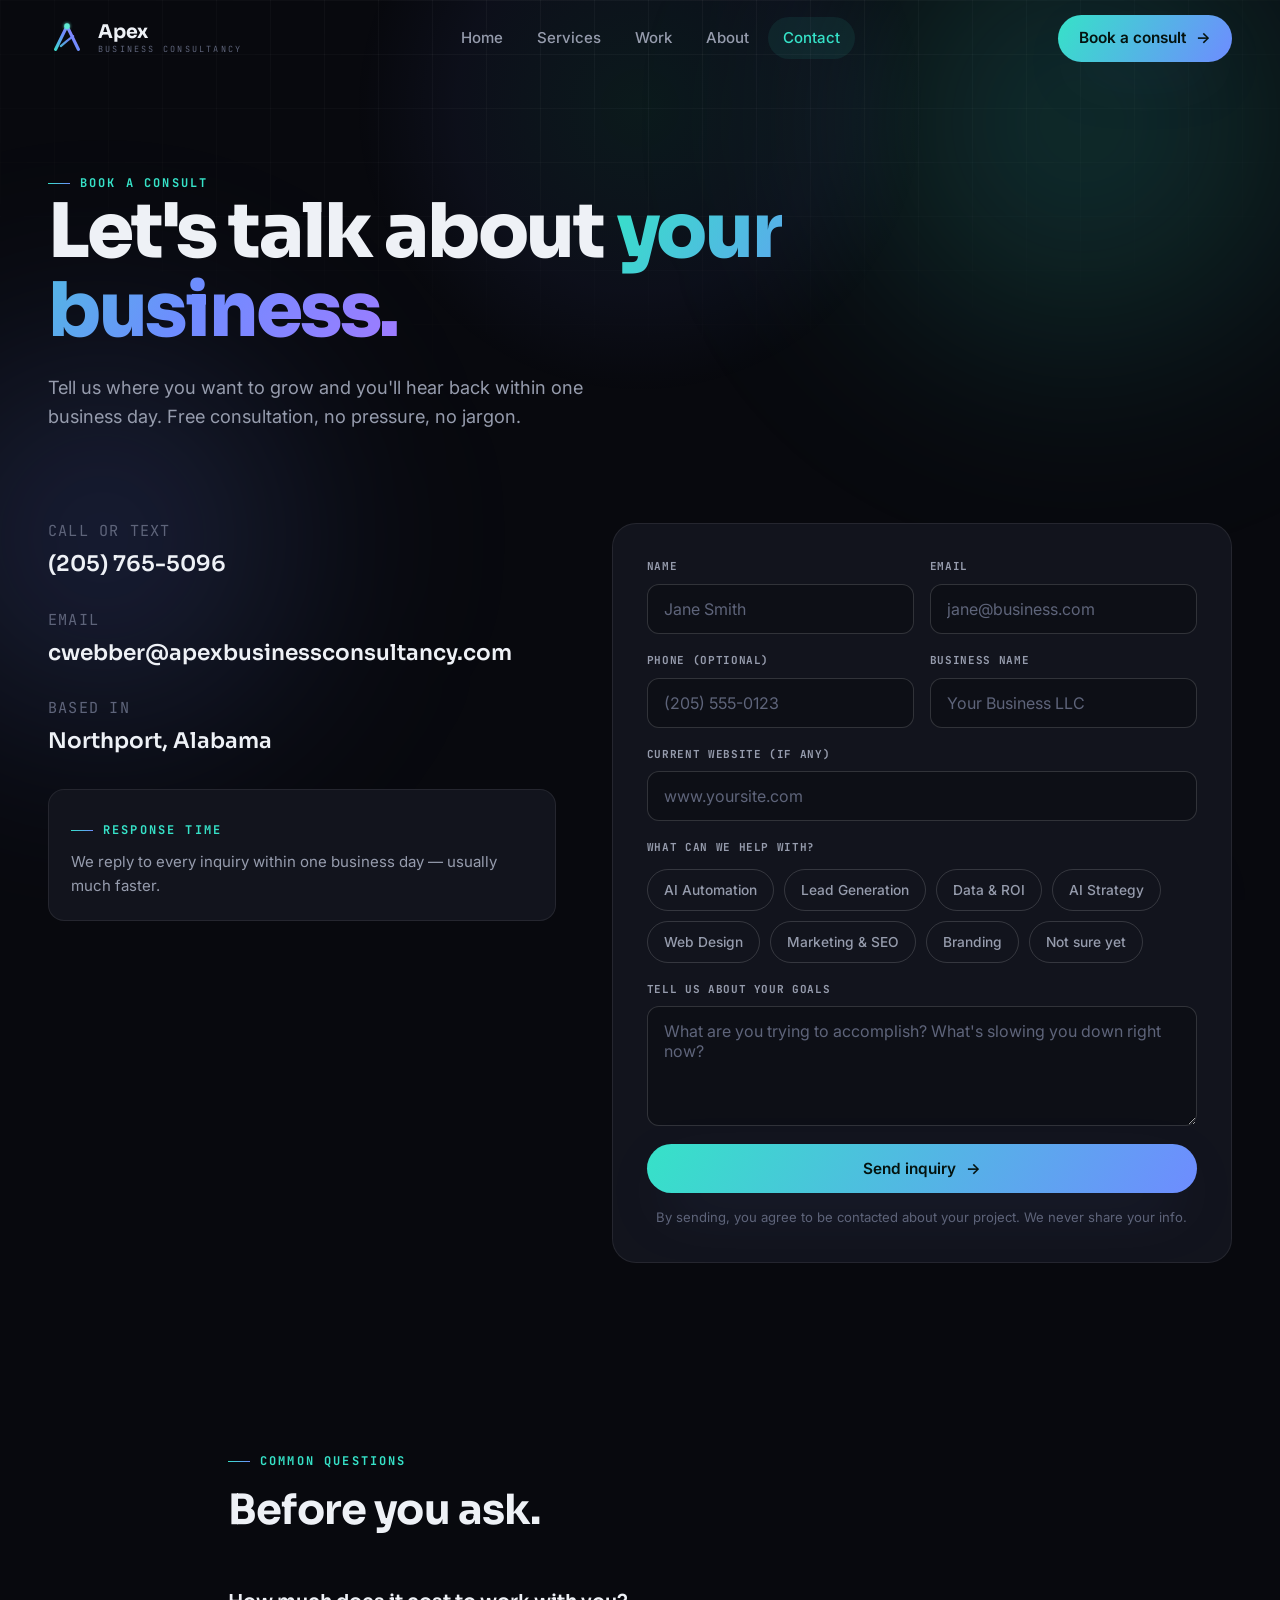
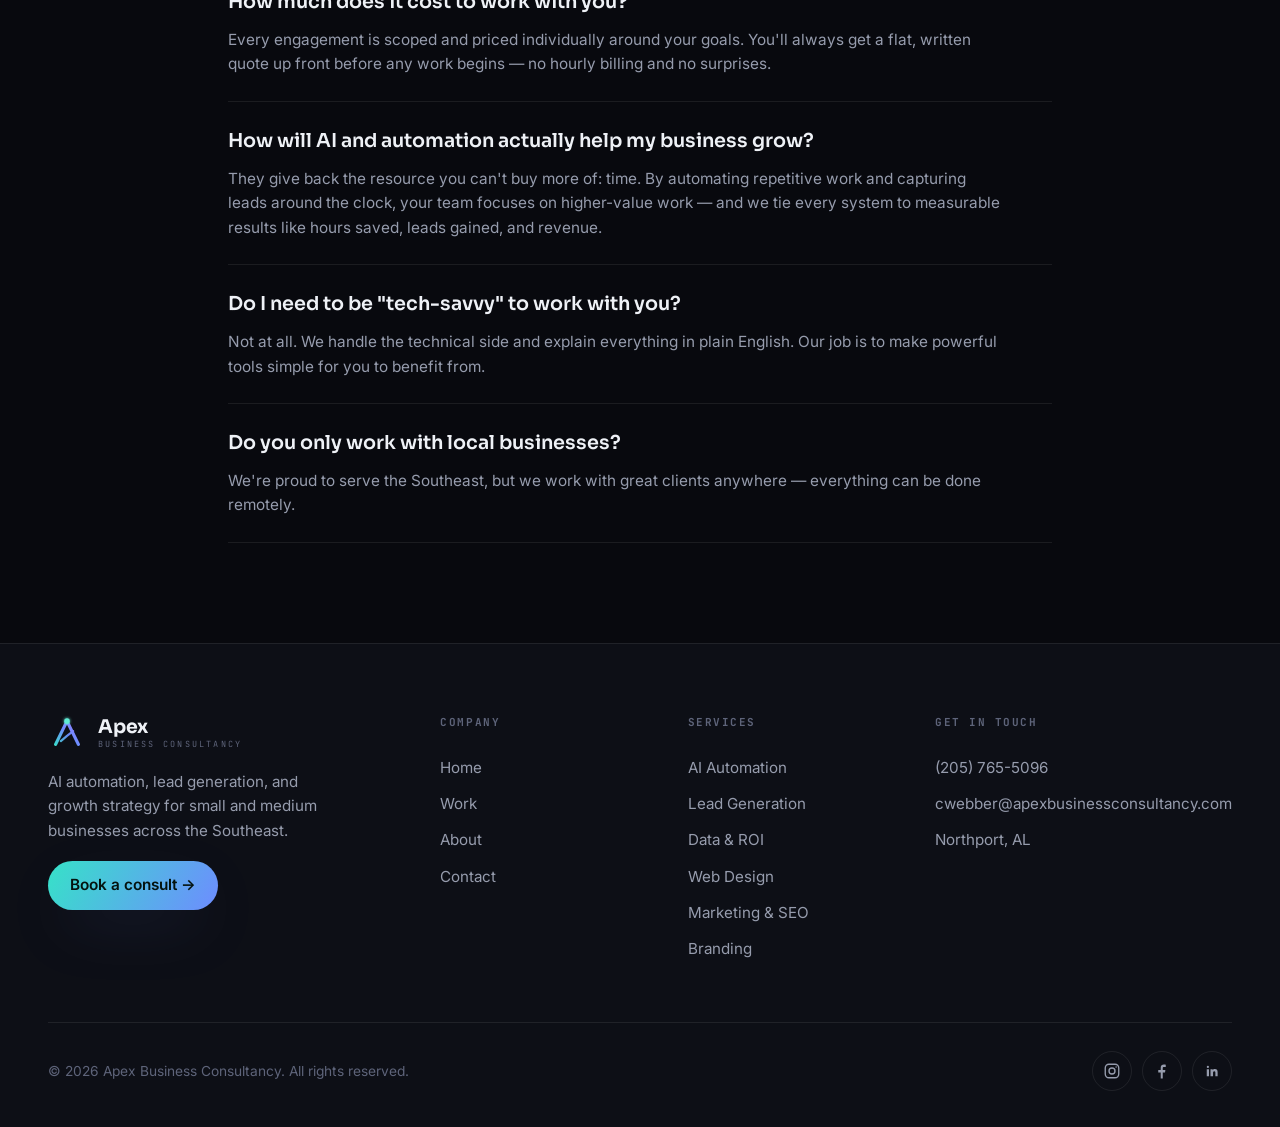
<file: contact/index.html>
<!DOCTYPE html>
<html lang="en">
<head>
<meta charset="UTF-8">
<meta name="viewport" content="width=device-width, initial-scale=1.0">
<title>Contact Apex Business Consultancy — Book a Free Consultation</title>
<meta name="description" content="Book a free, no-pressure consultation with Apex Business Consultancy in Northport, AL. Call or text (205) 765-5096, or send an inquiry — replies within one business day.">

<link rel="canonical" href="https://www.apexbusinessconsultancy.com/contact/">
<meta name="robots" content="index, follow, max-image-preview:large">
<meta name="theme-color" content="#08090E">
<meta name="author" content="Apex Business Consultancy">
<meta name="geo.region" content="US-AL">
<meta name="geo.placename" content="Northport, Alabama">

<meta property="og:type" content="website">
<meta property="og:site_name" content="Apex Business Consultancy">
<meta property="og:title" content="Contact Apex Business Consultancy — Book a Free Consultation">
<meta property="og:description" content="Book a free, no-pressure consultation with Apex Business Consultancy in Northport, AL. Call or text (205) 765-5096, or send an inquiry — replies within one business day.">
<meta property="og:url" content="https://www.apexbusinessconsultancy.com/contact/">
<meta property="og:locale" content="en_US">
<meta property="og:image" content="https://www.apexbusinessconsultancy.com/assets/og-image.png">
<meta property="og:image:width" content="1200">
<meta property="og:image:height" content="630">
<meta property="og:image:alt" content="Apex Business Consultancy — AI Automation, Web Design, Marketing and Growth">

<meta name="twitter:card" content="summary_large_image">
<meta name="twitter:image" content="https://www.apexbusinessconsultancy.com/assets/og-image.png">
<meta name="twitter:title" content="Contact Apex Business Consultancy — Book a Free Consultation">
<meta name="twitter:description" content="Book a free, no-pressure consultation with Apex Business Consultancy in Northport, AL. Call or text (205) 765-5096, or send an inquiry — replies within one business day.">

<script type="application/ld+json">
{
 "@context": "https://schema.org",
 "@type": "FAQPage",
 "mainEntity": [
  {
   "@type": "Question",
   "name": "How much does it cost to work with you?",
   "acceptedAnswer": {
    "@type": "Answer",
    "text": "Every engagement is scoped and priced individually around your goals. You'll always get a flat, written quote up front before any work begins \u2014 no hourly billing and no surprises."
   }
  },
  {
   "@type": "Question",
   "name": "How will AI and automation actually help my business grow?",
   "acceptedAnswer": {
    "@type": "Answer",
    "text": "They give back the resource you can't buy more of: time. By automating repetitive work and capturing leads around the clock, your team focuses on higher-value work \u2014 and we tie every system to measurable results like hours saved, leads gained, and revenue."
   }
  },
  {
   "@type": "Question",
   "name": "Do I need to be \"tech-savvy\" to work with you?",
   "acceptedAnswer": {
    "@type": "Answer",
    "text": "Not at all. We handle the technical side and explain everything in plain English. Our job is to make powerful tools simple for you to benefit from."
   }
  },
  {
   "@type": "Question",
   "name": "Do you only work with local businesses?",
   "acceptedAnswer": {
    "@type": "Answer",
    "text": "We're proud to serve the Southeast, but we work with great clients anywhere \u2014 everything can be done remotely."
   }
  }
 ]
}
</script>
<script type="application/ld+json">
{
 "@context": "https://schema.org",
 "@type": "BreadcrumbList",
 "itemListElement": [
  {
   "@type": "ListItem",
   "position": 1,
   "name": "Home",
   "item": "https://www.apexbusinessconsultancy.com/"
  },
  {
   "@type": "ListItem",
   "position": 2,
   "name": "Contact",
   "item": "https://www.apexbusinessconsultancy.com/contact/"
  }
 ]
}
</script>

<link rel="icon" href="data:image/svg+xml,%3Csvg xmlns='http://www.w3.org/2000/svg' viewBox='0 0 40 40'%3E%3Cdefs%3E%3ClinearGradient id='g' x1='6' y1='34' x2='34' y2='6' gradientUnits='userSpaceOnUse'%3E%3Cstop offset='0' stop-color='%2336E2C8'/%3E%3Cstop offset='.5' stop-color='%236E8CFF'/%3E%3Cstop offset='1' stop-color='%23A07BFF'/%3E%3C/linearGradient%3E%3C/defs%3E%3Cpath d='M8 32 L20 7.5 L32 32' stroke='url(%23g)' stroke-width='3.4' fill='none' stroke-linecap='round' stroke-linejoin='round'/%3E%3Cpath d='M13.5 28.5 L20 23 L26.5 18' stroke='url(%23g)' stroke-width='2.3' fill='none' stroke-linecap='round' stroke-linejoin='round'/%3E%3Ccircle cx='20' cy='7.5' r='2.9' fill='%235EEAD4'/%3E%3C/svg%3E">
<link rel="preconnect" href="https://fonts.googleapis.com">
<link rel="preconnect" href="https://fonts.gstatic.com" crossorigin>
<link href="https://fonts.googleapis.com/css2?family=Inter:wght@400;500;600&family=JetBrains+Mono:wght@400;700&family=Sora:wght@500;600;700;800&display=swap" rel="stylesheet">
<link rel="stylesheet" href="/assets/site.css">
</head>
<body>
<div class="bg"><span class="aura a1"></span><span class="aura a2"></span><span class="aura a3"></span><span class="grid"></span></div>
<div class="spotlight" id="spotlight"></div>

<nav class="nav" id="nav">
  <div class="nav-inner">
    <a href="/" class="logo" aria-label="Apex Business Consultancy home">
      <svg class="mark" viewBox="0 0 40 40" fill="none" aria-hidden="true"><defs><linearGradient id="ag1" x1="6" y1="34" x2="34" y2="6" gradientUnits="userSpaceOnUse"><stop offset="0" stop-color="#36E2C8"/><stop offset=".5" stop-color="#6E8CFF"/><stop offset="1" stop-color="#A07BFF"/></linearGradient><filter id="gl1" x="-60%" y="-60%" width="220%" height="220%"><feGaussianBlur stdDeviation="1.4" result="b"/><feMerge><feMergeNode in="b"/><feMergeNode in="SourceGraphic"/></feMerge></filter></defs><path d="M8 32 L20 7.5 L32 32" stroke="url(#ag1)" stroke-width="3.4" stroke-linecap="round" stroke-linejoin="round"/><path d="M13.5 28.5 L20 23 L26.5 18" stroke="url(#ag1)" stroke-width="2.3" stroke-linecap="round" stroke-linejoin="round" opacity=".95"/><circle cx="20" cy="7.5" r="2.9" fill="#5EEAD4" filter="url(#gl1)"/></svg>
      <span class="wm"><b>Apex</b><small>Business Consultancy</small></span>
    </a>
    <div class="nav-links" id="navLinks">
      <a href="/">Home</a>
      <a href="/services/">Services</a>
      <a href="/work/">Work</a>
      <a href="/about/">About</a>
      <a href="/contact/" class="active">Contact</a>
    </div>
    <div class="nav-cta">
      <a href="/contact/" class="btn btn-primary">Book a consult <span class="arr">→</span></a>
      <button class="burger" id="burger" aria-label="Open menu" aria-expanded="false"><span></span><span></span><span></span></button>
    </div>
  </div>
</nav>

<div class="drawer" id="drawer">
  <a href="/">Home</a>
  <a href="/services/">Services</a>
  <a href="/work/">Work</a>
  <a href="/about/">About</a>
  <a href="/contact/">Contact</a>
  <a href="/contact/" class="btn btn-primary" style="font-family:var(--fb);font-size:1rem">Book a consult →</a>
</div>

<main id="app">
<section class="page active">
  <div class="phero">
    <div class="wrap">
      <div class="eyebrow reveal">Book a consult</div>
      <h1 class="reveal d1">Let's talk about <span class="gtext">your business.</span></h1>
      <p class="reveal d2">Tell us where you want to grow and you'll hear back within one business day. Free consultation, no pressure, no jargon.</p>
    </div>
  </div>

  <div class="block" style="padding-top:36px">
    <div class="wrap">
      <div class="contact-grid">
        <div class="contact-info reveal">
          <h3>Call or text</h3>
          <a href="tel:+12057655096" class="big">(205) 765-5096</a>
          <h3>Email</h3>
          <a href="mailto:cwebber@apexbusinessconsultancy.com" class="big">cwebber@apexbusinessconsultancy.com</a>
          <h3>Based in</h3>
          <span class="big" style="cursor:default">Northport, Alabama</span>
          <div class="info-card">
            <div class="eyebrow" style="margin-bottom:10px">Response time</div>
            <p>We reply to every inquiry within one business day — usually much faster.</p>
          </div>
        </div>

        <div class="reveal d2">
          <div class="form-card" id="formCard">
            <form id="inquiryForm" novalidate>
              <div class="form-row">
                <div class="field"><label for="name">Name</label><input type="text" id="name" name="name" placeholder="Jane Smith" required><span class="msg">Please enter your name</span></div>
                <div class="field"><label for="email">Email</label><input type="email" id="email" name="email" placeholder="jane@business.com" required><span class="msg">Please enter a valid email</span></div>
              </div>
              <div class="form-row">
                <div class="field"><label for="phone">Phone (optional)</label><input type="tel" id="phone" name="phone" placeholder="(205) 555-0123"></div>
                <div class="field"><label for="company">Business name</label><input type="text" id="company" name="company" placeholder="Your Business LLC"></div>
              </div>
              <div class="field"><label for="website">Current website (if any)</label><input type="text" id="website" name="website" placeholder="www.yoursite.com"></div>
              <div class="field">
                <label>What can we help with?</label>
                <div class="chips" id="chips">
                  <span class="chip" data-v="AI Automation">AI Automation</span>
                  <span class="chip" data-v="Lead Generation">Lead Generation</span>
                  <span class="chip" data-v="Data & ROI">Data &amp; ROI</span>
                  <span class="chip" data-v="AI Strategy">AI Strategy</span>
                  <span class="chip" data-v="Web Design">Web Design</span>
                  <span class="chip" data-v="Marketing & SEO">Marketing &amp; SEO</span>
                  <span class="chip" data-v="Branding">Branding</span>
                  <span class="chip" data-v="Not sure yet">Not sure yet</span>
                </div>
              </div>
              <div class="field"><label for="message">Tell us about your goals</label><textarea id="message" name="message" placeholder="What are you trying to accomplish? What's slowing you down right now?" required></textarea><span class="msg">Please add a few details</span></div>
              <input type="text" name="_honey" id="honey" style="display:none" tabindex="-1" autocomplete="off" aria-hidden="true">
              <button type="submit" class="btn btn-primary" id="submitBtn" style="width:100%;justify-content:center">Send inquiry <span class="arr">→</span></button>
              <p style="color:var(--dim);font-size:.82rem;margin-top:14px;text-align:center">By sending, you agree to be contacted about your project. We never share your info.</p>
            </form>
          </div>

          <div class="form-success" id="formSuccess">
            <div class="check"><svg width="30" height="30" viewBox="0 0 24 24" fill="none"><path d="M5 13l4 4L19 7" stroke="#04130F" stroke-width="3" stroke-linecap="round" stroke-linejoin="round"/></svg></div>
            <h3>Got it — thank you!</h3>
            <p>Your inquiry is on its way to us. We'll be in touch within one business day.</p>
          </div>
        </div>
      </div>
    </div>
  </div>

  <div class="block" style="padding-top:80px">
    <div class="wrap" style="max-width:880px">
      <div class="section-head reveal" style="margin-bottom:30px">
        <div class="eyebrow">Common questions</div>
        <h2 style="font-size:clamp(1.8rem,4vw,2.6rem)">Before you ask.</h2>
      </div>
      <div class="reveal">
        <div class="faq-item"><div class="faq-q">How much does it cost to work with you?</div><div class="faq-a">Every engagement is scoped and priced individually around your goals. You'll always get a flat, written quote up front before any work begins — no hourly billing and no surprises.</div></div>
        <div class="faq-item"><div class="faq-q">How will AI and automation actually help my business grow?</div><div class="faq-a">They give back the resource you can't buy more of: time. By automating repetitive work and capturing leads around the clock, your team focuses on higher-value work — and we tie every system to measurable results like hours saved, leads gained, and revenue.</div></div>
        <div class="faq-item"><div class="faq-q">Do I need to be "tech-savvy" to work with you?</div><div class="faq-a">Not at all. We handle the technical side and explain everything in plain English. Our job is to make powerful tools simple for you to benefit from.</div></div>
        <div class="faq-item"><div class="faq-q">Do you only work with local businesses?</div><div class="faq-a">We're proud to serve the Southeast, but we work with great clients anywhere — everything can be done remotely.</div></div>
      </div>
    </div>
  </div>
</section>
</main>
<footer>
  <div class="wrap">
    <div class="foot-top">
      <div class="foot-brand">
        <a href="/" class="logo">
          <svg class="mark" viewBox="0 0 40 40" fill="none" aria-hidden="true"><defs><linearGradient id="ag2" x1="6" y1="34" x2="34" y2="6" gradientUnits="userSpaceOnUse"><stop offset="0" stop-color="#36E2C8"/><stop offset=".5" stop-color="#6E8CFF"/><stop offset="1" stop-color="#A07BFF"/></linearGradient><filter id="gl2" x="-60%" y="-60%" width="220%" height="220%"><feGaussianBlur stdDeviation="1.4" result="b"/><feMerge><feMergeNode in="b"/><feMergeNode in="SourceGraphic"/></feMerge></filter></defs><path d="M8 32 L20 7.5 L32 32" stroke="url(#ag2)" stroke-width="3.4" stroke-linecap="round" stroke-linejoin="round"/><path d="M13.5 28.5 L20 23 L26.5 18" stroke="url(#ag2)" stroke-width="2.3" stroke-linecap="round" stroke-linejoin="round" opacity=".95"/><circle cx="20" cy="7.5" r="2.9" fill="#5EEAD4" filter="url(#gl2)"/></svg>
          <span class="wm"><b>Apex</b><small>Business Consultancy</small></span>
        </a>
        <p>AI automation, lead generation, and growth strategy for small and medium businesses across the Southeast.</p>
        <a href="/contact/" class="btn btn-primary" style="padding:12px 22px">Book a consult →</a>
      </div>
      <div class="foot-col">
        <h5>Company</h5>
        <a href="/">Home</a>
        <a href="/work/">Work</a>
        <a href="/about/">About</a>
        <a href="/contact/">Contact</a>
      </div>
      <div class="foot-col">
        <h5>Services</h5>
        <a href="/services/ai-automation/">AI Automation</a>
        <a href="/services/lead-generation/">Lead Generation</a>
        <a href="/services/data-analytics/">Data &amp; ROI</a>
        <a href="/services/web-design/">Web Design</a>
        <a href="/services/digital-marketing/">Marketing &amp; SEO</a>
        <a href="/services/branding/">Branding</a>
      </div>
      <div class="foot-col">
        <h5>Get in touch</h5>
        <a href="tel:+12057655096">(205) 765-5096</a>
        <a href="mailto:cwebber@apexbusinessconsultancy.com">cwebber@apexbusinessconsultancy.com</a>
        <a style="cursor:default">Northport, AL</a>
      </div>
    </div>
    <div class="foot-bottom">
      <p>© <span id="year"></span> Apex Business Consultancy. All rights reserved.</p>
      <div class="socials">
        <a href="#" aria-label="Instagram"><svg width="18" height="18" viewBox="0 0 24 24" fill="none" stroke="currentColor" stroke-width="1.8"><rect x="3" y="3" width="18" height="18" rx="5"/><circle cx="12" cy="12" r="4"/><circle cx="17.5" cy="6.5" r="1" fill="currentColor" stroke="none"/></svg></a>
        <a href="#" aria-label="Facebook"><svg width="18" height="18" viewBox="0 0 24 24" fill="currentColor"><path d="M13 22v-8h3l.5-3.5H13V8.3c0-1 .3-1.7 1.8-1.7H17V3.5c-.3 0-1.3-.1-2.5-.1-2.5 0-4.2 1.5-4.2 4.3v2.8H7V14h3.3v8H13z"/></svg></a>
        <a href="#" aria-label="LinkedIn"><svg width="18" height="18" viewBox="0 0 24 24" fill="currentColor"><path d="M6.5 8A1.5 1.5 0 1 0 6.5 5 1.5 1.5 0 0 0 6.5 8zM5 9.5h3V19H5zM10 9.5h2.9v1.3h.04c.4-.75 1.4-1.55 2.9-1.55 3.1 0 3.66 2 3.66 4.7V19h-3v-4.3c0-1 0-2.35-1.45-2.35s-1.65 1.12-1.65 2.27V19H10z"/></svg></a>
      </div>
    </div>
  </div>
</footer>

<script src="/assets/site.js" defer></script>
</body>
</html>
</file>
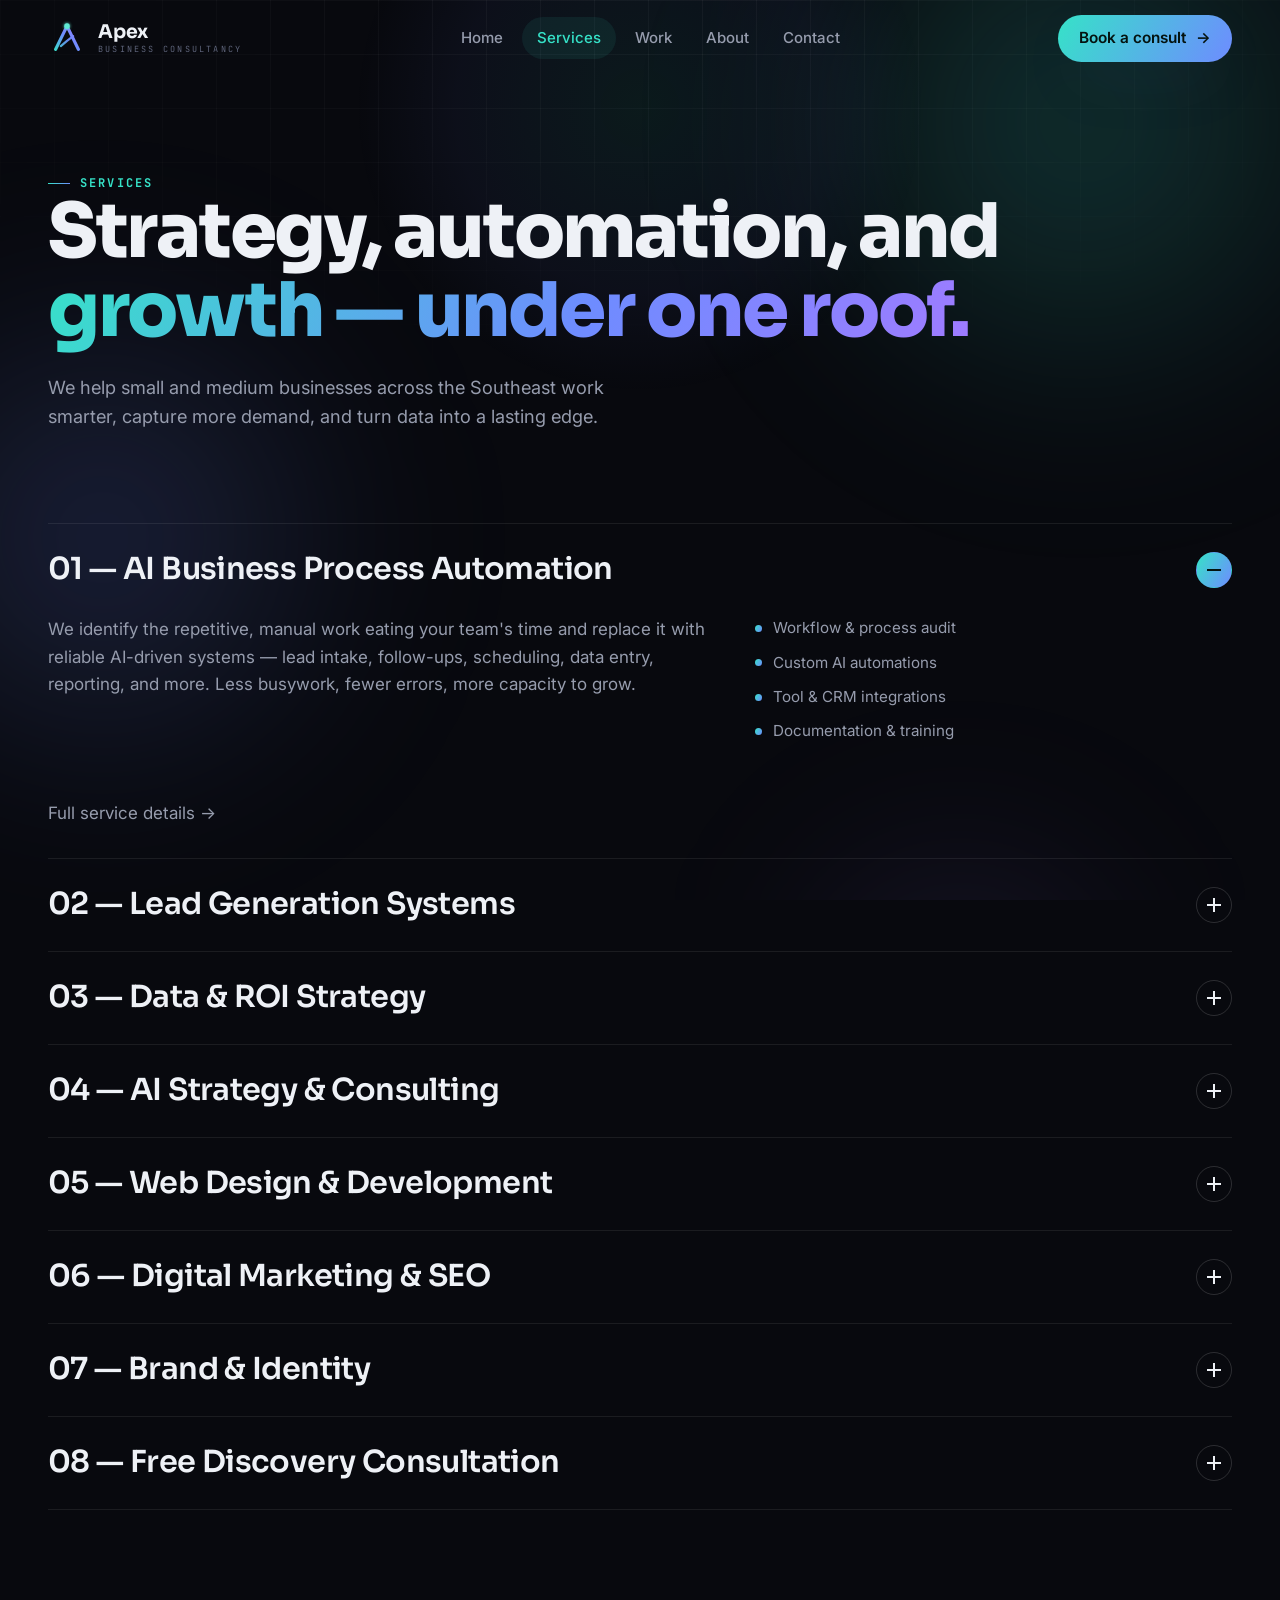
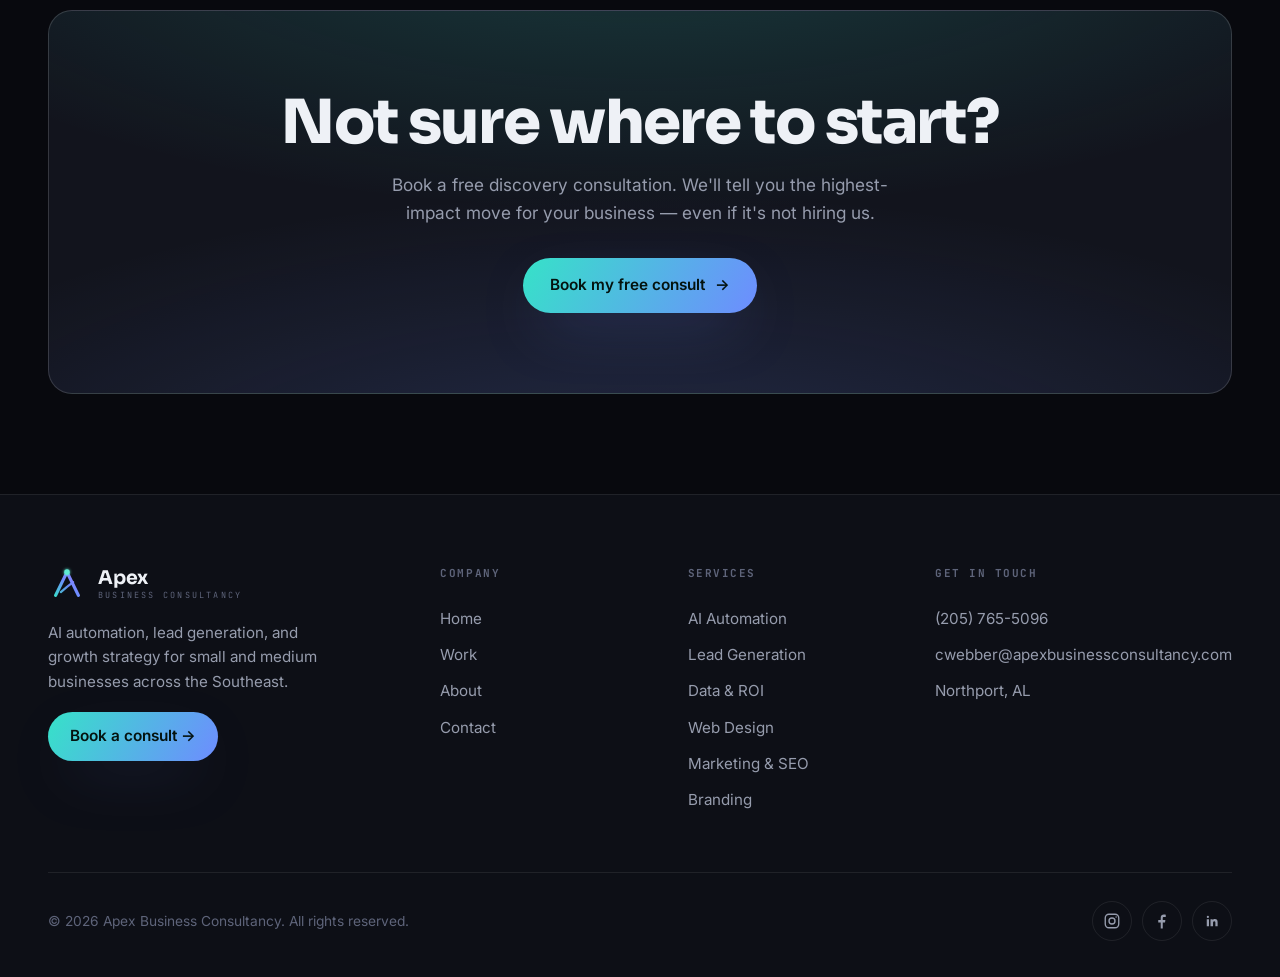
<file: services/index.html>
<!DOCTYPE html>
<html lang="en">
<head>
<meta charset="UTF-8">
<meta name="viewport" content="width=device-width, initial-scale=1.0">
<title>Business Consulting Services — AI, Automation, Web & Marketing | Apex Business Consultancy</title>
<meta name="description" content="AI business process automation, lead generation systems, data & ROI strategy, web design, digital marketing & SEO, and branding for small and medium businesses across Alabama and the Southeast.">

<link rel="canonical" href="https://www.apexbusinessconsultancy.com/services/">
<meta name="robots" content="index, follow, max-image-preview:large">
<meta name="theme-color" content="#08090E">
<meta name="author" content="Apex Business Consultancy">
<meta name="geo.region" content="US-AL">
<meta name="geo.placename" content="Northport, Alabama">

<meta property="og:type" content="website">
<meta property="og:site_name" content="Apex Business Consultancy">
<meta property="og:title" content="Business Consulting Services — AI, Automation, Web & Marketing | Apex Business Consultancy">
<meta property="og:description" content="AI business process automation, lead generation systems, data & ROI strategy, web design, digital marketing & SEO, and branding for small and medium businesses across Alabama and the Southeast.">
<meta property="og:url" content="https://www.apexbusinessconsultancy.com/services/">
<meta property="og:locale" content="en_US">
<meta property="og:image" content="https://www.apexbusinessconsultancy.com/assets/og-image.png">
<meta property="og:image:width" content="1200">
<meta property="og:image:height" content="630">
<meta property="og:image:alt" content="Apex Business Consultancy — AI Automation, Web Design, Marketing and Growth">

<meta name="twitter:card" content="summary_large_image">
<meta name="twitter:image" content="https://www.apexbusinessconsultancy.com/assets/og-image.png">
<meta name="twitter:title" content="Business Consulting Services — AI, Automation, Web & Marketing | Apex Business Consultancy">
<meta name="twitter:description" content="AI business process automation, lead generation systems, data & ROI strategy, web design, digital marketing & SEO, and branding for small and medium businesses across Alabama and the Southeast.">

<script type="application/ld+json">
{
 "@context": "https://schema.org",
 "@type": "BreadcrumbList",
 "itemListElement": [
  {
   "@type": "ListItem",
   "position": 1,
   "name": "Home",
   "item": "https://www.apexbusinessconsultancy.com/"
  },
  {
   "@type": "ListItem",
   "position": 2,
   "name": "Services",
   "item": "https://www.apexbusinessconsultancy.com/services/"
  }
 ]
}
</script>

<link rel="icon" href="data:image/svg+xml,%3Csvg xmlns='http://www.w3.org/2000/svg' viewBox='0 0 40 40'%3E%3Cdefs%3E%3ClinearGradient id='g' x1='6' y1='34' x2='34' y2='6' gradientUnits='userSpaceOnUse'%3E%3Cstop offset='0' stop-color='%2336E2C8'/%3E%3Cstop offset='.5' stop-color='%236E8CFF'/%3E%3Cstop offset='1' stop-color='%23A07BFF'/%3E%3C/linearGradient%3E%3C/defs%3E%3Cpath d='M8 32 L20 7.5 L32 32' stroke='url(%23g)' stroke-width='3.4' fill='none' stroke-linecap='round' stroke-linejoin='round'/%3E%3Cpath d='M13.5 28.5 L20 23 L26.5 18' stroke='url(%23g)' stroke-width='2.3' fill='none' stroke-linecap='round' stroke-linejoin='round'/%3E%3Ccircle cx='20' cy='7.5' r='2.9' fill='%235EEAD4'/%3E%3C/svg%3E">
<link rel="preconnect" href="https://fonts.googleapis.com">
<link rel="preconnect" href="https://fonts.gstatic.com" crossorigin>
<link href="https://fonts.googleapis.com/css2?family=Inter:wght@400;500;600&family=JetBrains+Mono:wght@400;700&family=Sora:wght@500;600;700;800&display=swap" rel="stylesheet">
<link rel="stylesheet" href="/assets/site.css">
</head>
<body>
<div class="bg"><span class="aura a1"></span><span class="aura a2"></span><span class="aura a3"></span><span class="grid"></span></div>
<div class="spotlight" id="spotlight"></div>

<nav class="nav" id="nav">
  <div class="nav-inner">
    <a href="/" class="logo" aria-label="Apex Business Consultancy home">
      <svg class="mark" viewBox="0 0 40 40" fill="none" aria-hidden="true"><defs><linearGradient id="ag1" x1="6" y1="34" x2="34" y2="6" gradientUnits="userSpaceOnUse"><stop offset="0" stop-color="#36E2C8"/><stop offset=".5" stop-color="#6E8CFF"/><stop offset="1" stop-color="#A07BFF"/></linearGradient><filter id="gl1" x="-60%" y="-60%" width="220%" height="220%"><feGaussianBlur stdDeviation="1.4" result="b"/><feMerge><feMergeNode in="b"/><feMergeNode in="SourceGraphic"/></feMerge></filter></defs><path d="M8 32 L20 7.5 L32 32" stroke="url(#ag1)" stroke-width="3.4" stroke-linecap="round" stroke-linejoin="round"/><path d="M13.5 28.5 L20 23 L26.5 18" stroke="url(#ag1)" stroke-width="2.3" stroke-linecap="round" stroke-linejoin="round" opacity=".95"/><circle cx="20" cy="7.5" r="2.9" fill="#5EEAD4" filter="url(#gl1)"/></svg>
      <span class="wm"><b>Apex</b><small>Business Consultancy</small></span>
    </a>
    <div class="nav-links" id="navLinks">
      <a href="/">Home</a>
      <a href="/services/" class="active">Services</a>
      <a href="/work/">Work</a>
      <a href="/about/">About</a>
      <a href="/contact/">Contact</a>
    </div>
    <div class="nav-cta">
      <a href="/contact/" class="btn btn-primary">Book a consult <span class="arr">→</span></a>
      <button class="burger" id="burger" aria-label="Open menu" aria-expanded="false"><span></span><span></span><span></span></button>
    </div>
  </div>
</nav>

<div class="drawer" id="drawer">
  <a href="/">Home</a>
  <a href="/services/">Services</a>
  <a href="/work/">Work</a>
  <a href="/about/">About</a>
  <a href="/contact/">Contact</a>
  <a href="/contact/" class="btn btn-primary" style="font-family:var(--fb);font-size:1rem">Book a consult →</a>
</div>

<main id="app">
<section class="page active">
  <div class="phero">
    <div class="wrap">
      <div class="eyebrow reveal">Services</div>
      <h1 class="reveal d1">Strategy, automation, and <span class="gtext">growth — under one roof.</span></h1>
      <p class="reveal d2">We help small and medium businesses across the Southeast work smarter, capture more demand, and turn data into a lasting edge.</p>
    </div>
  </div>

  <div class="block" style="padding-top:36px">
    <div class="wrap">
      <div class="acc reveal">
        <div class="acc-item open">
          <button class="acc-head"><h3>01 — AI Business Process Automation</h3><span class="pl"></span></button>
          <div class="acc-body"><div class="acc-inner">
            <p>We identify the repetitive, manual work eating your team's time and replace it with reliable AI-driven systems — lead intake, follow-ups, scheduling, data entry, reporting, and more. Less busywork, fewer errors, more capacity to grow.</p>
            <ul><li>Workflow &amp; process audit</li><li>Custom AI automations</li><li>Tool &amp; CRM integrations</li><li>Documentation &amp; training</li></ul>
            <a class="lk" href="/services/ai-automation/" style="display:inline-block;margin-top:16px">Full service details →</a>
          </div></div>
        </div>
        <div class="acc-item">
          <button class="acc-head"><h3>02 — Lead Generation Systems</h3><span class="pl"></span></button>
          <div class="acc-body"><div class="acc-inner">
            <p>Always-on systems that capture, qualify, and route leads automatically — so opportunities never slip through the cracks. We build the engine and connect it to the way you already work.</p>
            <ul><li>Landing pages &amp; funnels</li><li>Lead capture &amp; scoring</li><li>Automated follow-up</li><li>CRM &amp; pipeline setup</li></ul>
            <a class="lk" href="/services/lead-generation/" style="display:inline-block;margin-top:16px">Full service details →</a>
          </div></div>
        </div>
        <div class="acc-item">
          <button class="acc-head"><h3>03 — Data &amp; ROI Strategy</h3><span class="pl"></span></button>
          <div class="acc-body"><div class="acc-inner">
            <p>Your business already generates data — we turn it into decisions. We connect your numbers into clear dashboards and use them to find where to invest for the biggest return and a durable competitive advantage.</p>
            <ul><li>Data audit &amp; cleanup</li><li>KPI dashboards</li><li>Reporting automation</li><li>Insight &amp; recommendations</li></ul>
            <a class="lk" href="/services/data-analytics/" style="display:inline-block;margin-top:16px">Full service details →</a>
          </div></div>
        </div>
        <div class="acc-item">
          <button class="acc-head"><h3>04 — AI Strategy &amp; Consulting</h3><span class="pl"></span></button>
          <div class="acc-body"><div class="acc-inner">
            <p>Not sure where AI fits in your business? We separate genuine opportunity from hype and give you a clear, prioritized roadmap — what to do first, what it costs, and the return to expect.</p>
            <ul><li>Opportunity assessment</li><li>AI readiness roadmap</li><li>Vendor &amp; tool selection</li><li>Implementation planning</li></ul>
            <a class="lk" href="/services/ai-consulting/" style="display:inline-block;margin-top:16px">Full service details →</a>
          </div></div>
        </div>
        <div class="acc-item">
          <button class="acc-head"><h3>05 — Web Design &amp; Development</h3><span class="pl"></span></button>
          <div class="acc-body"><div class="acc-inner">
            <p>Fast, modern, custom websites designed around your customers and engineered to convert. Whether hand-coded or on an easy-to-edit platform, your site will load fast, rank well, and look the part.</p>
            <ul><li>Custom design &amp; UX</li><li>Responsive development</li><li>SEO-ready build</li><li>Integrations &amp; forms</li></ul>
            <a class="lk" href="/services/web-design/" style="display:inline-block;margin-top:16px">Full service details →</a>
          </div></div>
        </div>
        <div class="acc-item">
          <button class="acc-head"><h3>06 — Digital Marketing &amp; SEO</h3><span class="pl"></span></button>
          <div class="acc-body"><div class="acc-inner">
            <p>Get found and get chosen. We combine local SEO, search and social ads, and content into campaigns built around one goal — qualified leads and measurable growth.</p>
            <ul><li>Local &amp; technical SEO</li><li>Google &amp; Meta ads</li><li>Content &amp; social</li><li>Conversion tracking</li></ul>
            <a class="lk" href="/services/digital-marketing/" style="display:inline-block;margin-top:16px">Full service details →</a>
          </div></div>
        </div>
        <div class="acc-item">
          <button class="acc-head"><h3>07 — Brand &amp; Identity</h3><span class="pl"></span></button>
          <div class="acc-body"><div class="acc-inner">
            <p>A sharp, consistent brand that makes a small business look established and trustworthy from the first impression — logo, colors, type, and the guidelines to keep it all consistent.</p>
            <ul><li>Logo &amp; visual identity</li><li>Color &amp; type systems</li><li>Brand guidelines</li><li>Collateral &amp; assets</li></ul>
            <a class="lk" href="/services/branding/" style="display:inline-block;margin-top:16px">Full service details →</a>
          </div></div>
        </div>
        <div class="acc-item">
          <button class="acc-head"><h3>08 — Free Discovery Consultation</h3><span class="pl"></span></button>
          <div class="acc-body"><div class="acc-inner">
            <p>Start here. We'll learn your business, look at where time and money are leaking, and show you the highest-impact opportunities for AI, automation, and growth — at no cost and no obligation.</p>
            <ul><li>Business &amp; process review</li><li>Opportunity scorecard</li><li>Prioritized recommendations</li><li>Clear next steps</li></ul>
            <a class="lk" href="/contact/" style="display:inline-block;margin-top:16px">Book your free consult →</a>
          </div></div>
        </div>
      </div>
    </div>
  </div>

  <div class="block" style="padding-top:0">
    <div class="wrap">
      <div class="cta-block reveal">
        <h2>Not sure where to start?</h2>
        <p>Book a free discovery consultation. We'll tell you the highest-impact move for your business — even if it's not hiring us.</p>
        <div class="cta-actions"><a href="/contact/" class="btn btn-primary">Book my free consult <span class="arr">→</span></a></div>
      </div>
    </div>
  </div>
</section>
<!-- ============================================================ WORK ============================================================ -->
</main>
<footer>
  <div class="wrap">
    <div class="foot-top">
      <div class="foot-brand">
        <a href="/" class="logo">
          <svg class="mark" viewBox="0 0 40 40" fill="none" aria-hidden="true"><defs><linearGradient id="ag2" x1="6" y1="34" x2="34" y2="6" gradientUnits="userSpaceOnUse"><stop offset="0" stop-color="#36E2C8"/><stop offset=".5" stop-color="#6E8CFF"/><stop offset="1" stop-color="#A07BFF"/></linearGradient><filter id="gl2" x="-60%" y="-60%" width="220%" height="220%"><feGaussianBlur stdDeviation="1.4" result="b"/><feMerge><feMergeNode in="b"/><feMergeNode in="SourceGraphic"/></feMerge></filter></defs><path d="M8 32 L20 7.5 L32 32" stroke="url(#ag2)" stroke-width="3.4" stroke-linecap="round" stroke-linejoin="round"/><path d="M13.5 28.5 L20 23 L26.5 18" stroke="url(#ag2)" stroke-width="2.3" stroke-linecap="round" stroke-linejoin="round" opacity=".95"/><circle cx="20" cy="7.5" r="2.9" fill="#5EEAD4" filter="url(#gl2)"/></svg>
          <span class="wm"><b>Apex</b><small>Business Consultancy</small></span>
        </a>
        <p>AI automation, lead generation, and growth strategy for small and medium businesses across the Southeast.</p>
        <a href="/contact/" class="btn btn-primary" style="padding:12px 22px">Book a consult →</a>
      </div>
      <div class="foot-col">
        <h5>Company</h5>
        <a href="/">Home</a>
        <a href="/work/">Work</a>
        <a href="/about/">About</a>
        <a href="/contact/">Contact</a>
      </div>
      <div class="foot-col">
        <h5>Services</h5>
        <a href="/services/ai-automation/">AI Automation</a>
        <a href="/services/lead-generation/">Lead Generation</a>
        <a href="/services/data-analytics/">Data &amp; ROI</a>
        <a href="/services/web-design/">Web Design</a>
        <a href="/services/digital-marketing/">Marketing &amp; SEO</a>
        <a href="/services/branding/">Branding</a>
      </div>
      <div class="foot-col">
        <h5>Get in touch</h5>
        <a href="tel:+12057655096">(205) 765-5096</a>
        <a href="mailto:cwebber@apexbusinessconsultancy.com">cwebber@apexbusinessconsultancy.com</a>
        <a style="cursor:default">Northport, AL</a>
      </div>
    </div>
    <div class="foot-bottom">
      <p>© <span id="year"></span> Apex Business Consultancy. All rights reserved.</p>
      <div class="socials">
        <a href="#" aria-label="Instagram"><svg width="18" height="18" viewBox="0 0 24 24" fill="none" stroke="currentColor" stroke-width="1.8"><rect x="3" y="3" width="18" height="18" rx="5"/><circle cx="12" cy="12" r="4"/><circle cx="17.5" cy="6.5" r="1" fill="currentColor" stroke="none"/></svg></a>
        <a href="#" aria-label="Facebook"><svg width="18" height="18" viewBox="0 0 24 24" fill="currentColor"><path d="M13 22v-8h3l.5-3.5H13V8.3c0-1 .3-1.7 1.8-1.7H17V3.5c-.3 0-1.3-.1-2.5-.1-2.5 0-4.2 1.5-4.2 4.3v2.8H7V14h3.3v8H13z"/></svg></a>
        <a href="#" aria-label="LinkedIn"><svg width="18" height="18" viewBox="0 0 24 24" fill="currentColor"><path d="M6.5 8A1.5 1.5 0 1 0 6.5 5 1.5 1.5 0 0 0 6.5 8zM5 9.5h3V19H5zM10 9.5h2.9v1.3h.04c.4-.75 1.4-1.55 2.9-1.55 3.1 0 3.66 2 3.66 4.7V19h-3v-4.3c0-1 0-2.35-1.45-2.35s-1.65 1.12-1.65 2.27V19H10z"/></svg></a>
      </div>
    </div>
  </div>
</footer>

<script src="/assets/site.js" defer></script>
</body>
</html>
</file>
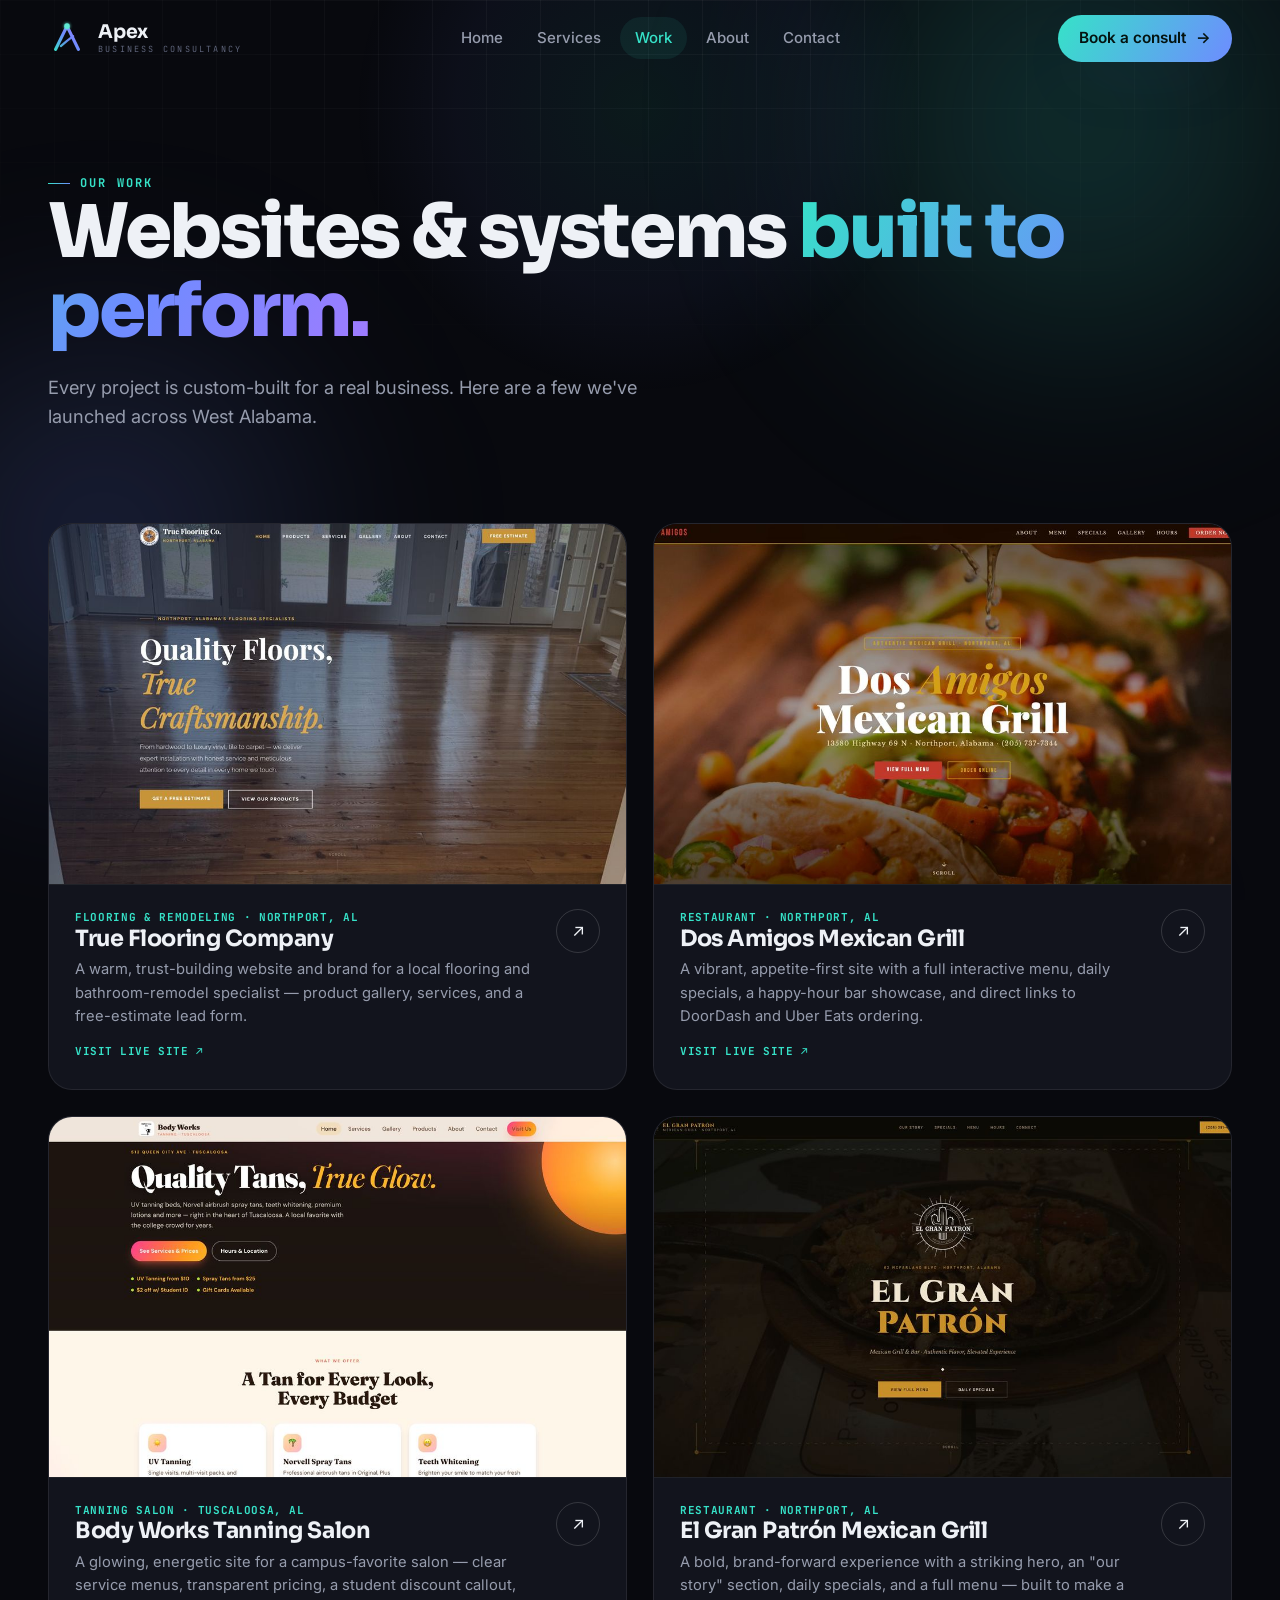
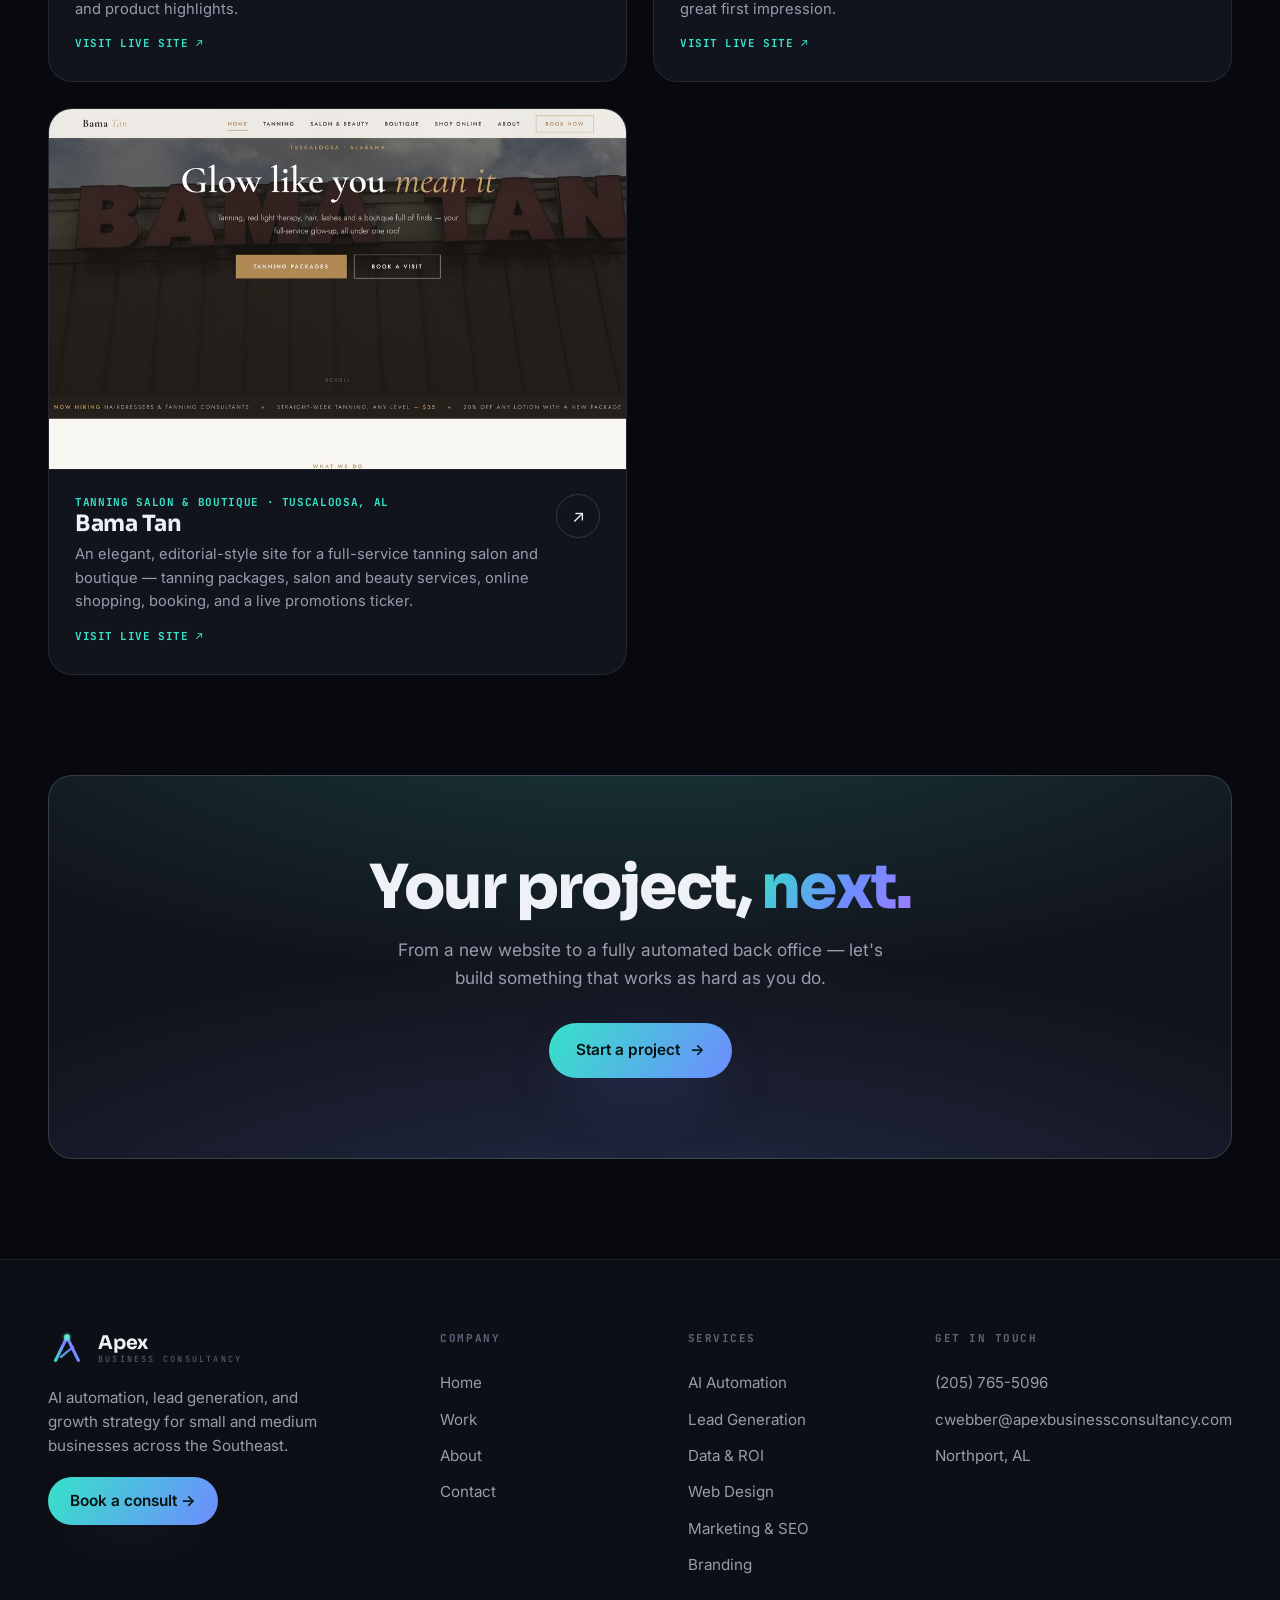
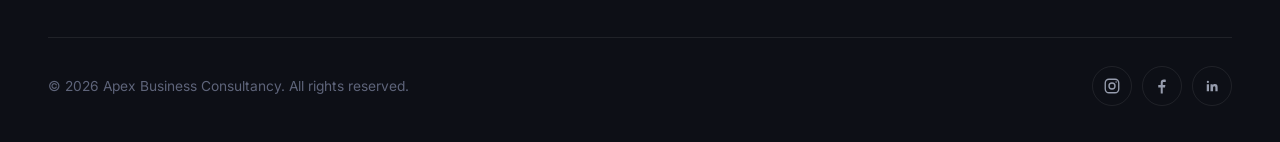
<file: work/index.html>
<!DOCTYPE html>
<html lang="en">
<head>
<meta charset="UTF-8">
<meta name="viewport" content="width=device-width, initial-scale=1.0">
<title>Our Work — Websites & Systems Built for Alabama Businesses | Apex Business Consultancy</title>
<meta name="description" content="Custom websites and business systems built for real companies across West Alabama — flooring, restaurants, salons, and more. See live projects by Apex Business Consultancy.">

<link rel="canonical" href="https://www.apexbusinessconsultancy.com/work/">
<meta name="robots" content="index, follow, max-image-preview:large">
<meta name="theme-color" content="#08090E">
<meta name="author" content="Apex Business Consultancy">
<meta name="geo.region" content="US-AL">
<meta name="geo.placename" content="Northport, Alabama">

<meta property="og:type" content="website">
<meta property="og:site_name" content="Apex Business Consultancy">
<meta property="og:title" content="Our Work — Websites & Systems Built for Alabama Businesses | Apex Business Consultancy">
<meta property="og:description" content="Custom websites and business systems built for real companies across West Alabama — flooring, restaurants, salons, and more. See live projects by Apex Business Consultancy.">
<meta property="og:url" content="https://www.apexbusinessconsultancy.com/work/">
<meta property="og:locale" content="en_US">
<meta property="og:image" content="https://www.apexbusinessconsultancy.com/assets/og-image.png">
<meta property="og:image:width" content="1200">
<meta property="og:image:height" content="630">
<meta property="og:image:alt" content="Apex Business Consultancy — AI Automation, Web Design, Marketing and Growth">

<meta name="twitter:card" content="summary_large_image">
<meta name="twitter:image" content="https://www.apexbusinessconsultancy.com/assets/og-image.png">
<meta name="twitter:title" content="Our Work — Websites & Systems Built for Alabama Businesses | Apex Business Consultancy">
<meta name="twitter:description" content="Custom websites and business systems built for real companies across West Alabama — flooring, restaurants, salons, and more. See live projects by Apex Business Consultancy.">

<script type="application/ld+json">
{
 "@context": "https://schema.org",
 "@type": "BreadcrumbList",
 "itemListElement": [
  {
   "@type": "ListItem",
   "position": 1,
   "name": "Home",
   "item": "https://www.apexbusinessconsultancy.com/"
  },
  {
   "@type": "ListItem",
   "position": 2,
   "name": "Work",
   "item": "https://www.apexbusinessconsultancy.com/work/"
  }
 ]
}
</script>

<link rel="icon" href="data:image/svg+xml,%3Csvg xmlns='http://www.w3.org/2000/svg' viewBox='0 0 40 40'%3E%3Cdefs%3E%3ClinearGradient id='g' x1='6' y1='34' x2='34' y2='6' gradientUnits='userSpaceOnUse'%3E%3Cstop offset='0' stop-color='%2336E2C8'/%3E%3Cstop offset='.5' stop-color='%236E8CFF'/%3E%3Cstop offset='1' stop-color='%23A07BFF'/%3E%3C/linearGradient%3E%3C/defs%3E%3Cpath d='M8 32 L20 7.5 L32 32' stroke='url(%23g)' stroke-width='3.4' fill='none' stroke-linecap='round' stroke-linejoin='round'/%3E%3Cpath d='M13.5 28.5 L20 23 L26.5 18' stroke='url(%23g)' stroke-width='2.3' fill='none' stroke-linecap='round' stroke-linejoin='round'/%3E%3Ccircle cx='20' cy='7.5' r='2.9' fill='%235EEAD4'/%3E%3C/svg%3E">
<link rel="preconnect" href="https://fonts.googleapis.com">
<link rel="preconnect" href="https://fonts.gstatic.com" crossorigin>
<link href="https://fonts.googleapis.com/css2?family=Inter:wght@400;500;600&family=JetBrains+Mono:wght@400;700&family=Sora:wght@500;600;700;800&display=swap" rel="stylesheet">
<link rel="stylesheet" href="/assets/site.css">
</head>
<body>
<div class="bg"><span class="aura a1"></span><span class="aura a2"></span><span class="aura a3"></span><span class="grid"></span></div>
<div class="spotlight" id="spotlight"></div>

<nav class="nav" id="nav">
  <div class="nav-inner">
    <a href="/" class="logo" aria-label="Apex Business Consultancy home">
      <svg class="mark" viewBox="0 0 40 40" fill="none" aria-hidden="true"><defs><linearGradient id="ag1" x1="6" y1="34" x2="34" y2="6" gradientUnits="userSpaceOnUse"><stop offset="0" stop-color="#36E2C8"/><stop offset=".5" stop-color="#6E8CFF"/><stop offset="1" stop-color="#A07BFF"/></linearGradient><filter id="gl1" x="-60%" y="-60%" width="220%" height="220%"><feGaussianBlur stdDeviation="1.4" result="b"/><feMerge><feMergeNode in="b"/><feMergeNode in="SourceGraphic"/></feMerge></filter></defs><path d="M8 32 L20 7.5 L32 32" stroke="url(#ag1)" stroke-width="3.4" stroke-linecap="round" stroke-linejoin="round"/><path d="M13.5 28.5 L20 23 L26.5 18" stroke="url(#ag1)" stroke-width="2.3" stroke-linecap="round" stroke-linejoin="round" opacity=".95"/><circle cx="20" cy="7.5" r="2.9" fill="#5EEAD4" filter="url(#gl1)"/></svg>
      <span class="wm"><b>Apex</b><small>Business Consultancy</small></span>
    </a>
    <div class="nav-links" id="navLinks">
      <a href="/">Home</a>
      <a href="/services/">Services</a>
      <a href="/work/" class="active">Work</a>
      <a href="/about/">About</a>
      <a href="/contact/">Contact</a>
    </div>
    <div class="nav-cta">
      <a href="/contact/" class="btn btn-primary">Book a consult <span class="arr">→</span></a>
      <button class="burger" id="burger" aria-label="Open menu" aria-expanded="false"><span></span><span></span><span></span></button>
    </div>
  </div>
</nav>

<div class="drawer" id="drawer">
  <a href="/">Home</a>
  <a href="/services/">Services</a>
  <a href="/work/">Work</a>
  <a href="/about/">About</a>
  <a href="/contact/">Contact</a>
  <a href="/contact/" class="btn btn-primary" style="font-family:var(--fb);font-size:1rem">Book a consult →</a>
</div>

<main id="app">
<section class="page active">
  <div class="phero">
    <div class="wrap">
      <div class="eyebrow reveal">Our work</div>
      <h1 class="reveal d1">Websites &amp; systems <span class="gtext">built to perform.</span></h1>
      <p class="reveal d2">Every project is custom-built for a real business. Here are a few we've launched across West Alabama.</p>
    </div>
  </div>

  <div class="block" style="padding-top:36px">
    <div class="wrap">
      <div class="work-grid">
        <div class="work-card reveal d1">
          <div class="work-thumb"><img src="/assets/work-true-flooring.jpg" alt="True Flooring Company website" onerror="this.remove()" loading="lazy" decoding="async"><svg viewBox="0 0 400 250"><rect width="400" height="250" fill="#12141D"/></svg></div>
          <div class="work-body"><div><div class="cat">Flooring &amp; Remodeling · Northport, AL</div><h3>True Flooring Company</h3><p>A warm, trust-building website and brand for a local flooring and bathroom-remodel specialist — product gallery, services, and a free-estimate lead form.</p><a href="https://www.trueflooringcompany.com" target="_blank" rel="noopener" class="work-link">Visit live site ↗</a></div><div class="go">↗</div></div>
        </div>
        <div class="work-card reveal d2">
          <div class="work-thumb"><img src="/assets/work-dos-amigos.jpg" alt="Dos Amigos Mexican Grill website" onerror="this.remove()" loading="lazy" decoding="async"><svg viewBox="0 0 400 250"><rect width="400" height="250" fill="#12141D"/></svg></div>
          <div class="work-body"><div><div class="cat">Restaurant · Northport, AL</div><h3>Dos Amigos Mexican Grill</h3><p>A vibrant, appetite-first site with a full interactive menu, daily specials, a happy-hour bar showcase, and direct links to DoorDash and Uber Eats ordering.</p><a href="https://www.dosamigosmexicangrill.com" target="_blank" rel="noopener" class="work-link">Visit live site ↗</a></div><div class="go">↗</div></div>
        </div>
        <div class="work-card reveal d1">
          <div class="work-thumb"><img src="/assets/work-body-works.jpg" alt="Body Works Tanning Salon website" onerror="this.remove()" loading="lazy" decoding="async"><svg viewBox="0 0 400 250"><rect width="400" height="250" fill="#12141D"/></svg></div>
          <div class="work-body"><div><div class="cat">Tanning Salon · Tuscaloosa, AL</div><h3>Body Works Tanning Salon</h3><p>A glowing, energetic site for a campus-favorite salon — clear service menus, transparent pricing, a student discount callout, and product highlights.</p><a href="https://www.bodyworkstanningsalon.com" target="_blank" rel="noopener" class="work-link">Visit live site ↗</a></div><div class="go">↗</div></div>
        </div>
        <div class="work-card reveal d2">
          <div class="work-thumb"><img src="/assets/work-el-gran-patron.jpg" alt="El Gran Patron Mexican Grill website" onerror="this.remove()" loading="lazy" decoding="async"><svg viewBox="0 0 400 250"><rect width="400" height="250" fill="#12141D"/></svg></div>
          <div class="work-body"><div><div class="cat">Restaurant · Northport, AL</div><h3>El Gran Patrón Mexican Grill</h3><p>A bold, brand-forward experience with a striking hero, an "our story" section, daily specials, and a full menu — built to make a great first impression.</p><a href="https://www.elgranpatronmexicangrill.com" target="_blank" rel="noopener" class="work-link">Visit live site ↗</a></div><div class="go">↗</div></div>
        </div>
        <div class="work-card reveal d1">
          <div class="work-thumb"><img src="/assets/work-bama-tan.jpg" alt="Bama Tan salon and boutique website" onerror="this.remove()" loading="lazy" decoding="async"><svg viewBox="0 0 400 250"><rect width="400" height="250" fill="#12141D"/></svg></div>
          <div class="work-body"><div><div class="cat">Tanning Salon &amp; Boutique &middot; Tuscaloosa, AL</div><h3>Bama Tan</h3><p>An elegant, editorial-style site for a full-service tanning salon and boutique &mdash; tanning packages, salon and beauty services, online shopping, booking, and a live promotions ticker.</p><a href="https://www.bamatansalonandboutique.com" target="_blank" rel="noopener" class="work-link">Visit live site &#8599;</a></div><div class="go">&#8599;</div></div>
        </div>
      </div>
    </div>
  </div>

  <div class="block" style="padding-top:0">
    <div class="wrap">
      <div class="cta-block reveal">
        <h2>Your project, <span class="gtext">next.</span></h2>
        <p>From a new website to a fully automated back office — let's build something that works as hard as you do.</p>
        <div class="cta-actions"><a href="/contact/" class="btn btn-primary">Start a project <span class="arr">→</span></a></div>
      </div>
    </div>
  </div>
</section>
<!-- ============================================================ ABOUT ============================================================ -->
</main>
<footer>
  <div class="wrap">
    <div class="foot-top">
      <div class="foot-brand">
        <a href="/" class="logo">
          <svg class="mark" viewBox="0 0 40 40" fill="none" aria-hidden="true"><defs><linearGradient id="ag2" x1="6" y1="34" x2="34" y2="6" gradientUnits="userSpaceOnUse"><stop offset="0" stop-color="#36E2C8"/><stop offset=".5" stop-color="#6E8CFF"/><stop offset="1" stop-color="#A07BFF"/></linearGradient><filter id="gl2" x="-60%" y="-60%" width="220%" height="220%"><feGaussianBlur stdDeviation="1.4" result="b"/><feMerge><feMergeNode in="b"/><feMergeNode in="SourceGraphic"/></feMerge></filter></defs><path d="M8 32 L20 7.5 L32 32" stroke="url(#ag2)" stroke-width="3.4" stroke-linecap="round" stroke-linejoin="round"/><path d="M13.5 28.5 L20 23 L26.5 18" stroke="url(#ag2)" stroke-width="2.3" stroke-linecap="round" stroke-linejoin="round" opacity=".95"/><circle cx="20" cy="7.5" r="2.9" fill="#5EEAD4" filter="url(#gl2)"/></svg>
          <span class="wm"><b>Apex</b><small>Business Consultancy</small></span>
        </a>
        <p>AI automation, lead generation, and growth strategy for small and medium businesses across the Southeast.</p>
        <a href="/contact/" class="btn btn-primary" style="padding:12px 22px">Book a consult →</a>
      </div>
      <div class="foot-col">
        <h5>Company</h5>
        <a href="/">Home</a>
        <a href="/work/">Work</a>
        <a href="/about/">About</a>
        <a href="/contact/">Contact</a>
      </div>
      <div class="foot-col">
        <h5>Services</h5>
        <a href="/services/ai-automation/">AI Automation</a>
        <a href="/services/lead-generation/">Lead Generation</a>
        <a href="/services/data-analytics/">Data &amp; ROI</a>
        <a href="/services/web-design/">Web Design</a>
        <a href="/services/digital-marketing/">Marketing &amp; SEO</a>
        <a href="/services/branding/">Branding</a>
      </div>
      <div class="foot-col">
        <h5>Get in touch</h5>
        <a href="tel:+12057655096">(205) 765-5096</a>
        <a href="mailto:cwebber@apexbusinessconsultancy.com">cwebber@apexbusinessconsultancy.com</a>
        <a style="cursor:default">Northport, AL</a>
      </div>
    </div>
    <div class="foot-bottom">
      <p>© <span id="year"></span> Apex Business Consultancy. All rights reserved.</p>
      <div class="socials">
        <a href="#" aria-label="Instagram"><svg width="18" height="18" viewBox="0 0 24 24" fill="none" stroke="currentColor" stroke-width="1.8"><rect x="3" y="3" width="18" height="18" rx="5"/><circle cx="12" cy="12" r="4"/><circle cx="17.5" cy="6.5" r="1" fill="currentColor" stroke="none"/></svg></a>
        <a href="#" aria-label="Facebook"><svg width="18" height="18" viewBox="0 0 24 24" fill="currentColor"><path d="M13 22v-8h3l.5-3.5H13V8.3c0-1 .3-1.7 1.8-1.7H17V3.5c-.3 0-1.3-.1-2.5-.1-2.5 0-4.2 1.5-4.2 4.3v2.8H7V14h3.3v8H13z"/></svg></a>
        <a href="#" aria-label="LinkedIn"><svg width="18" height="18" viewBox="0 0 24 24" fill="currentColor"><path d="M6.5 8A1.5 1.5 0 1 0 6.5 5 1.5 1.5 0 0 0 6.5 8zM5 9.5h3V19H5zM10 9.5h2.9v1.3h.04c.4-.75 1.4-1.55 2.9-1.55 3.1 0 3.66 2 3.66 4.7V19h-3v-4.3c0-1 0-2.35-1.45-2.35s-1.65 1.12-1.65 2.27V19H10z"/></svg></a>
      </div>
    </div>
  </div>
</footer>

<script src="/assets/site.js" defer></script>
</body>
</html>
</file>
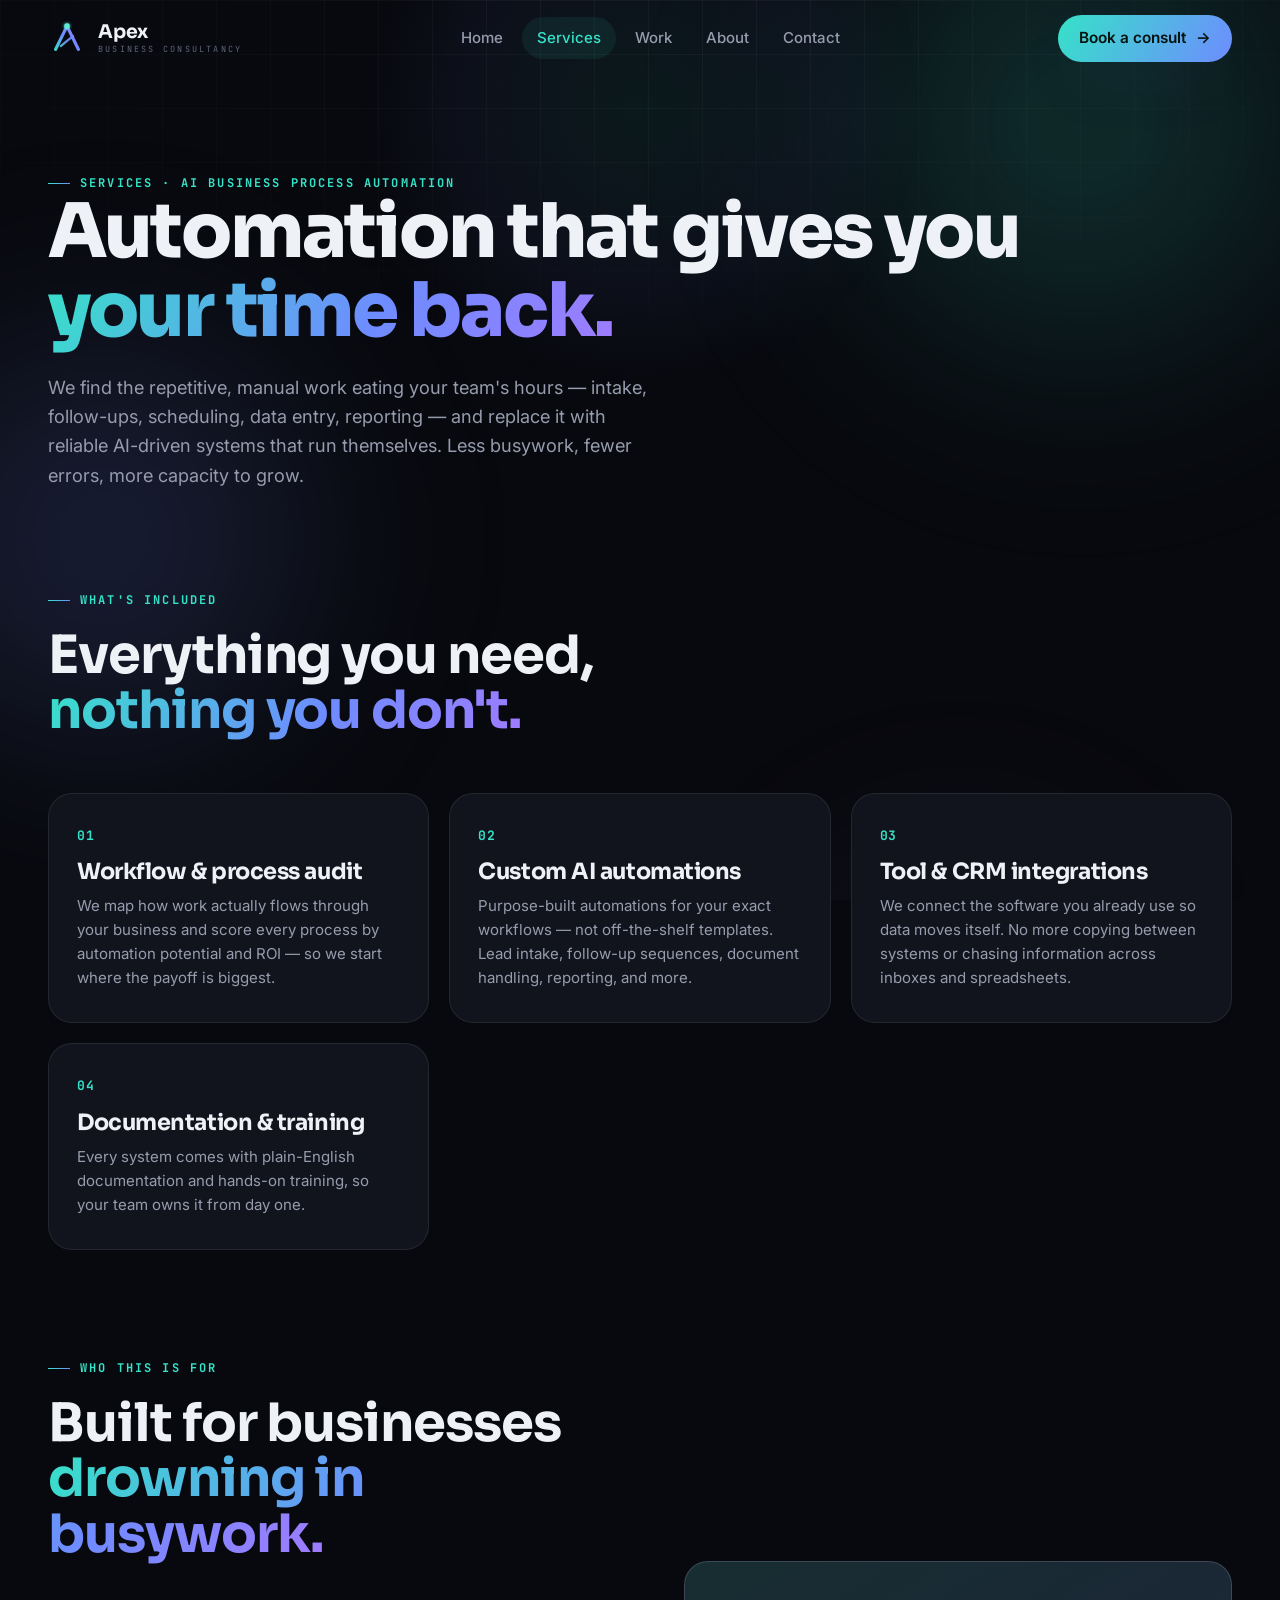
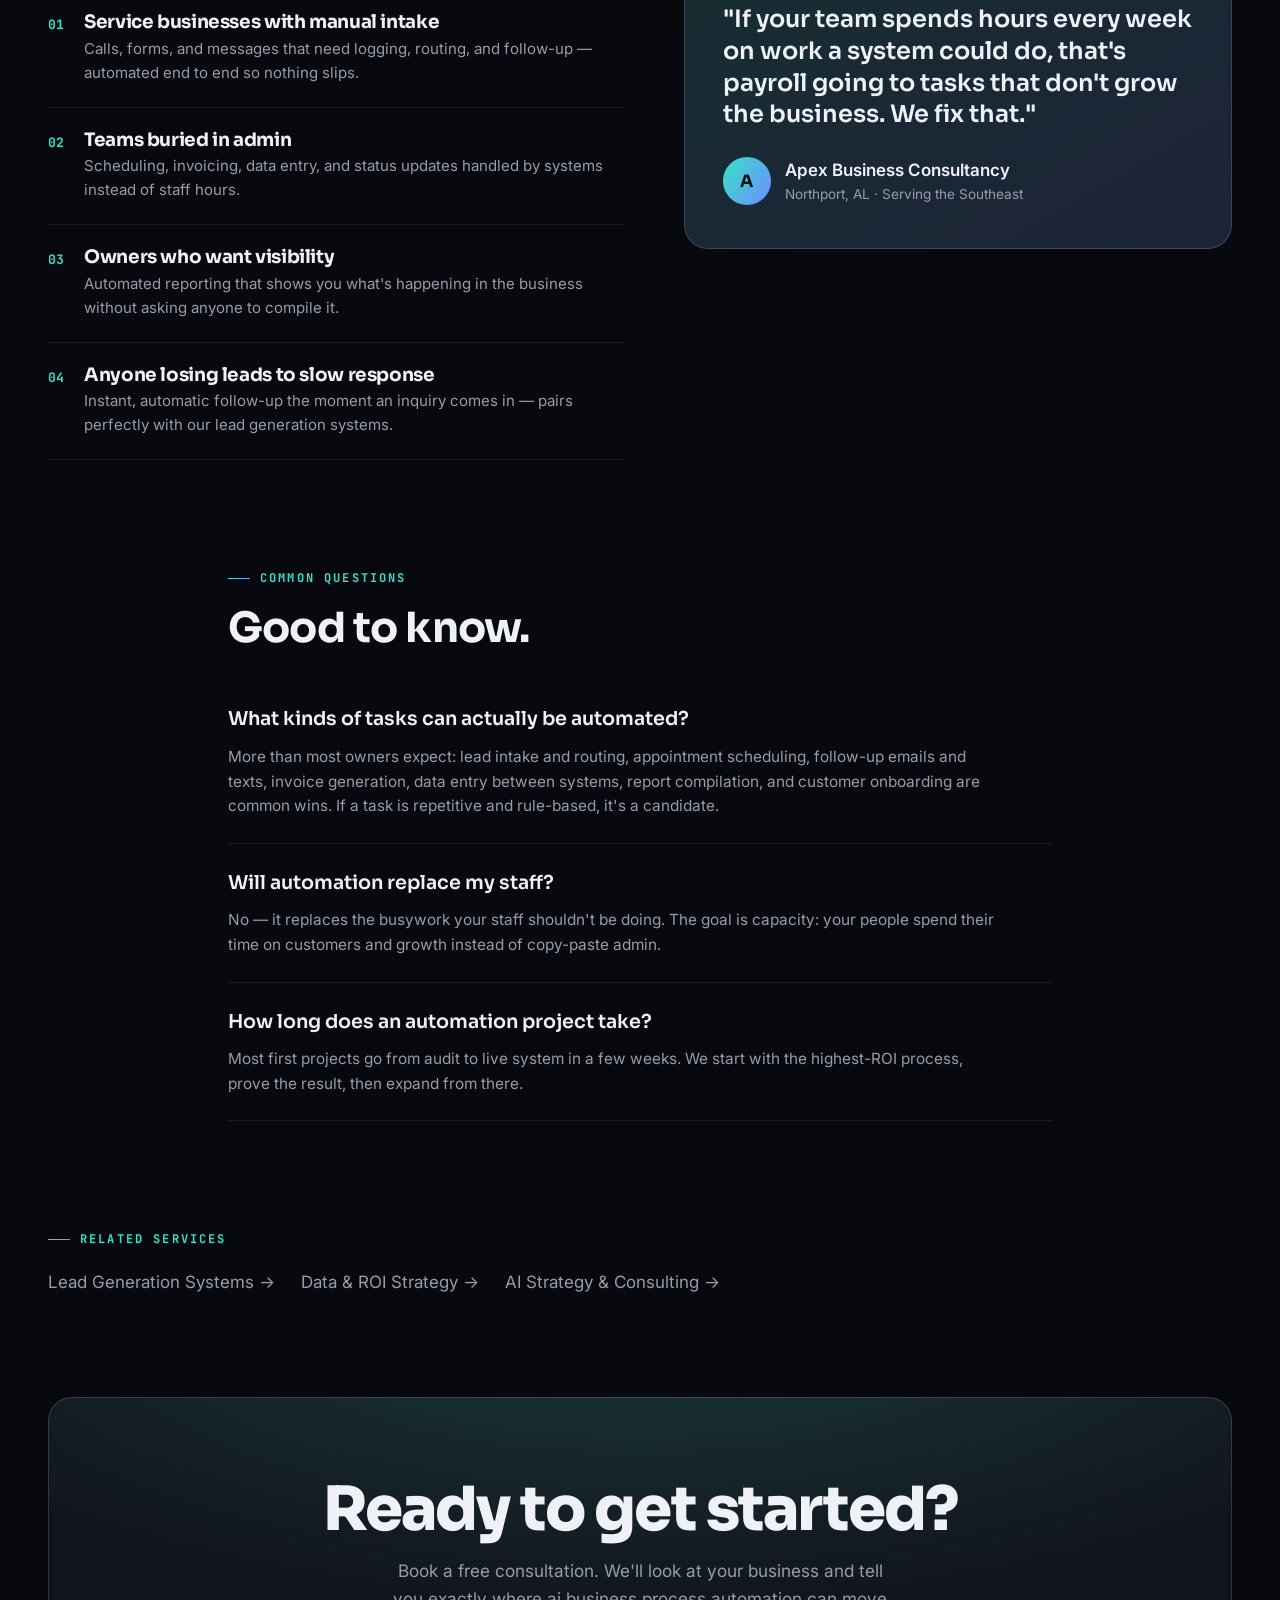
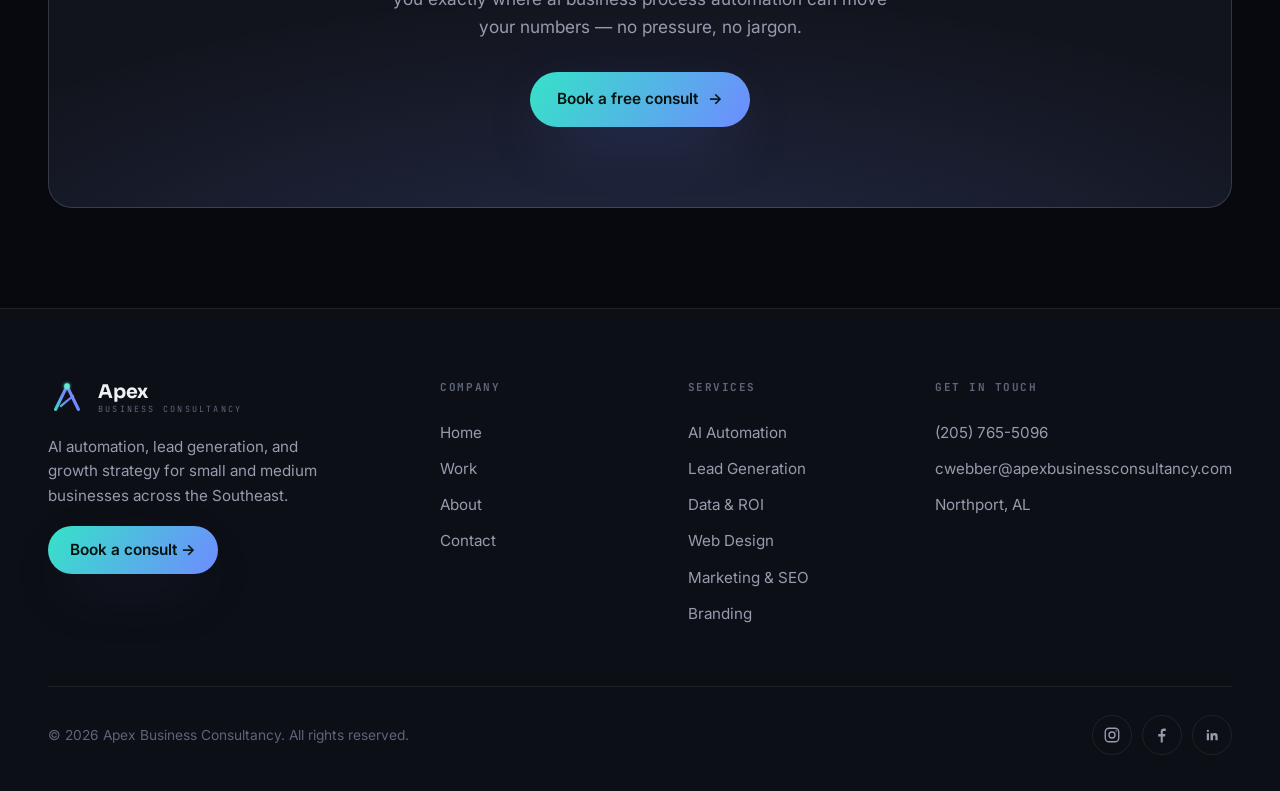
<file: services/ai-automation/index.html>
<!DOCTYPE html>
<html lang="en">
<head>
<meta charset="UTF-8">
<meta name="viewport" content="width=device-width, initial-scale=1.0">
<title>AI Business Process Automation for Small Business | Apex Business Consultancy</title>
<meta name="description" content="Automate lead intake, follow-ups, scheduling, reporting, and data entry with AI. Apex builds business process automation for small and medium businesses in Tuscaloosa, Northport, and across the Southeast.">

<link rel="canonical" href="https://www.apexbusinessconsultancy.com/services/ai-automation/">
<meta name="robots" content="index, follow, max-image-preview:large">
<meta name="theme-color" content="#08090E">
<meta name="author" content="Apex Business Consultancy">
<meta name="geo.region" content="US-AL">
<meta name="geo.placename" content="Northport, Alabama">

<meta property="og:type" content="website">
<meta property="og:site_name" content="Apex Business Consultancy">
<meta property="og:title" content="AI Business Process Automation for Small Business | Apex Business Consultancy">
<meta property="og:description" content="Automate lead intake, follow-ups, scheduling, reporting, and data entry with AI. Apex builds business process automation for small and medium businesses in Tuscaloosa, Northport, and across the Southeast.">
<meta property="og:url" content="https://www.apexbusinessconsultancy.com/services/ai-automation/">
<meta property="og:locale" content="en_US">
<meta property="og:image" content="https://www.apexbusinessconsultancy.com/assets/og-image.png">
<meta property="og:image:width" content="1200">
<meta property="og:image:height" content="630">
<meta property="og:image:alt" content="Apex Business Consultancy — AI Automation, Web Design, Marketing and Growth">

<meta name="twitter:card" content="summary_large_image">
<meta name="twitter:image" content="https://www.apexbusinessconsultancy.com/assets/og-image.png">
<meta name="twitter:title" content="AI Business Process Automation for Small Business | Apex Business Consultancy">
<meta name="twitter:description" content="Automate lead intake, follow-ups, scheduling, reporting, and data entry with AI. Apex builds business process automation for small and medium businesses in Tuscaloosa, Northport, and across the Southeast.">

<script type="application/ld+json">
{
 "@context": "https://schema.org",
 "@type": "Service",
 "name": "AI Business Process Automation",
 "description": "Automate lead intake, follow-ups, scheduling, reporting, and data entry with AI. Apex builds business process automation for small and medium businesses in Tuscaloosa, Northport, and across the Southeast.",
 "url": "https://www.apexbusinessconsultancy.com/services/ai-automation/",
 "serviceType": "AI Business Process Automation",
 "provider": {
  "@type": "ProfessionalService",
  "name": "Apex Business Consultancy",
  "telephone": "+1-205-765-5096",
  "email": "cwebber@apexbusinessconsultancy.com",
  "address": {
   "@type": "PostalAddress",
   "addressLocality": "Northport",
   "addressRegion": "AL",
   "addressCountry": "US"
  }
 },
 "areaServed": {
  "@type": "State",
  "name": [
   "Alabama",
   "Georgia",
   "Mississippi",
   "Tennessee",
   "Florida",
   "South Carolina",
   "North Carolina",
   "Louisiana"
  ]
 }
}
</script>
<script type="application/ld+json">
{
 "@context": "https://schema.org",
 "@type": "FAQPage",
 "mainEntity": [
  {
   "@type": "Question",
   "name": "What kinds of tasks can actually be automated?",
   "acceptedAnswer": {
    "@type": "Answer",
    "text": "More than most owners expect: lead intake and routing, appointment scheduling, follow-up emails and texts, invoice generation, data entry between systems, report compilation, and customer onboarding are common wins. If a task is repetitive and rule-based, it's a candidate."
   }
  },
  {
   "@type": "Question",
   "name": "Will automation replace my staff?",
   "acceptedAnswer": {
    "@type": "Answer",
    "text": "No \u2014 it replaces the busywork your staff shouldn't be doing. The goal is capacity: your people spend their time on customers and growth instead of copy-paste admin."
   }
  },
  {
   "@type": "Question",
   "name": "How long does an automation project take?",
   "acceptedAnswer": {
    "@type": "Answer",
    "text": "Most first projects go from audit to live system in a few weeks. We start with the highest-ROI process, prove the result, then expand from there."
   }
  }
 ]
}
</script>
<script type="application/ld+json">
{
 "@context": "https://schema.org",
 "@type": "BreadcrumbList",
 "itemListElement": [
  {
   "@type": "ListItem",
   "position": 1,
   "name": "Home",
   "item": "https://www.apexbusinessconsultancy.com/"
  },
  {
   "@type": "ListItem",
   "position": 2,
   "name": "Services",
   "item": "https://www.apexbusinessconsultancy.com/services/"
  },
  {
   "@type": "ListItem",
   "position": 3,
   "name": "AI Business Process Automation",
   "item": "https://www.apexbusinessconsultancy.com/services/ai-automation/"
  }
 ]
}
</script>

<link rel="icon" href="data:image/svg+xml,%3Csvg xmlns='http://www.w3.org/2000/svg' viewBox='0 0 40 40'%3E%3Cdefs%3E%3ClinearGradient id='g' x1='6' y1='34' x2='34' y2='6' gradientUnits='userSpaceOnUse'%3E%3Cstop offset='0' stop-color='%2336E2C8'/%3E%3Cstop offset='.5' stop-color='%236E8CFF'/%3E%3Cstop offset='1' stop-color='%23A07BFF'/%3E%3C/linearGradient%3E%3C/defs%3E%3Cpath d='M8 32 L20 7.5 L32 32' stroke='url(%23g)' stroke-width='3.4' fill='none' stroke-linecap='round' stroke-linejoin='round'/%3E%3Cpath d='M13.5 28.5 L20 23 L26.5 18' stroke='url(%23g)' stroke-width='2.3' fill='none' stroke-linecap='round' stroke-linejoin='round'/%3E%3Ccircle cx='20' cy='7.5' r='2.9' fill='%235EEAD4'/%3E%3C/svg%3E">
<link rel="preconnect" href="https://fonts.googleapis.com">
<link rel="preconnect" href="https://fonts.gstatic.com" crossorigin>
<link href="https://fonts.googleapis.com/css2?family=Inter:wght@400;500;600&family=JetBrains+Mono:wght@400;700&family=Sora:wght@500;600;700;800&display=swap" rel="stylesheet">
<link rel="stylesheet" href="/assets/site.css">
</head>
<body>
<div class="bg"><span class="aura a1"></span><span class="aura a2"></span><span class="aura a3"></span><span class="grid"></span></div>
<div class="spotlight" id="spotlight"></div>

<nav class="nav" id="nav">
  <div class="nav-inner">
    <a href="/" class="logo" aria-label="Apex Business Consultancy home">
      <svg class="mark" viewBox="0 0 40 40" fill="none" aria-hidden="true"><defs><linearGradient id="ag1" x1="6" y1="34" x2="34" y2="6" gradientUnits="userSpaceOnUse"><stop offset="0" stop-color="#36E2C8"/><stop offset=".5" stop-color="#6E8CFF"/><stop offset="1" stop-color="#A07BFF"/></linearGradient><filter id="gl1" x="-60%" y="-60%" width="220%" height="220%"><feGaussianBlur stdDeviation="1.4" result="b"/><feMerge><feMergeNode in="b"/><feMergeNode in="SourceGraphic"/></feMerge></filter></defs><path d="M8 32 L20 7.5 L32 32" stroke="url(#ag1)" stroke-width="3.4" stroke-linecap="round" stroke-linejoin="round"/><path d="M13.5 28.5 L20 23 L26.5 18" stroke="url(#ag1)" stroke-width="2.3" stroke-linecap="round" stroke-linejoin="round" opacity=".95"/><circle cx="20" cy="7.5" r="2.9" fill="#5EEAD4" filter="url(#gl1)"/></svg>
      <span class="wm"><b>Apex</b><small>Business Consultancy</small></span>
    </a>
    <div class="nav-links" id="navLinks">
      <a href="/">Home</a>
      <a href="/services/" class="active">Services</a>
      <a href="/work/">Work</a>
      <a href="/about/">About</a>
      <a href="/contact/">Contact</a>
    </div>
    <div class="nav-cta">
      <a href="/contact/" class="btn btn-primary">Book a consult <span class="arr">→</span></a>
      <button class="burger" id="burger" aria-label="Open menu" aria-expanded="false"><span></span><span></span><span></span></button>
    </div>
  </div>
</nav>

<div class="drawer" id="drawer">
  <a href="/">Home</a>
  <a href="/services/">Services</a>
  <a href="/work/">Work</a>
  <a href="/about/">About</a>
  <a href="/contact/">Contact</a>
  <a href="/contact/" class="btn btn-primary" style="font-family:var(--fb);font-size:1rem">Book a consult →</a>
</div>

<main id="app">
<section class="page active">
  <div class="phero">
    <div class="wrap">
      <div class="eyebrow reveal">Services · AI Business Process Automation</div>
      <h1 class="reveal d1">Automation that gives you <span class="gtext">your time back.</span></h1>
      <p class="reveal d2">We find the repetitive, manual work eating your team's hours — intake, follow-ups, scheduling, data entry, reporting — and replace it with reliable AI-driven systems that run themselves. Less busywork, fewer errors, more capacity to grow.</p>
    </div>
  </div>

  <div class="block" style="padding-top:36px">
    <div class="wrap">
      <div class="section-head reveal">
        <div class="eyebrow">What's included</div>
        <h2>Everything you need, <span class="gtext">nothing you don't.</span></h2>
      </div>
      <div class="values">
        <div class="value reveal d1"><div class="vn">01</div><h3>Workflow & process audit</h3><p>We map how work actually flows through your business and score every process by automation potential and ROI — so we start where the payoff is biggest.</p></div>
        <div class="value reveal d2"><div class="vn">02</div><h3>Custom AI automations</h3><p>Purpose-built automations for your exact workflows — not off-the-shelf templates. Lead intake, follow-up sequences, document handling, reporting, and more.</p></div>
        <div class="value reveal d3"><div class="vn">03</div><h3>Tool & CRM integrations</h3><p>We connect the software you already use so data moves itself. No more copying between systems or chasing information across inboxes and spreadsheets.</p></div>
        <div class="value reveal d1"><div class="vn">04</div><h3>Documentation & training</h3><p>Every system comes with plain-English documentation and hands-on training, so your team owns it from day one.</p></div>
      </div>
    </div>
  </div>

  <div class="block" style="padding-top:0">
    <div class="wrap">
      <div class="why">
        <div class="reveal">
          <div class="section-head" style="margin-bottom:28px">
            <div class="eyebrow">Who this is for</div>
            <h2>Built for businesses <span class="gtext">drowning in busywork.</span></h2>
          </div>
          <div>
            <div class="why-item"><span class="wi">01</span><div><h4>Service businesses with manual intake</h4><p>Calls, forms, and messages that need logging, routing, and follow-up — automated end to end so nothing slips.</p></div></div>
            <div class="why-item"><span class="wi">02</span><div><h4>Teams buried in admin</h4><p>Scheduling, invoicing, data entry, and status updates handled by systems instead of staff hours.</p></div></div>
            <div class="why-item"><span class="wi">03</span><div><h4>Owners who want visibility</h4><p>Automated reporting that shows you what's happening in the business without asking anyone to compile it.</p></div></div>
            <div class="why-item"><span class="wi">04</span><div><h4>Anyone losing leads to slow response</h4><p>Instant, automatic follow-up the moment an inquiry comes in — pairs perfectly with our lead generation systems.</p></div></div>
          </div>
        </div>
        <div class="why-card reveal d2">
          <div class="quote">"If your team spends hours every week on work a system could do, that's payroll going to tasks that don't grow the business. We fix that."</div>
          <div class="who"><div class="av">A</div><div><div class="nm">Apex Business Consultancy</div><div class="rl">Northport, AL · Serving the Southeast</div></div></div>
        </div>
      </div>
    </div>
  </div>

  <div class="block" style="padding-top:0">
    <div class="wrap" style="max-width:880px">
      <div class="section-head reveal" style="margin-bottom:30px">
        <div class="eyebrow">Common questions</div>
        <h2 style="font-size:clamp(1.8rem,4vw,2.6rem)">Good to know.</h2>
      </div>
      <div class="reveal">
        <div class="faq-item"><div class="faq-q">What kinds of tasks can actually be automated?</div><div class="faq-a">More than most owners expect: lead intake and routing, appointment scheduling, follow-up emails and texts, invoice generation, data entry between systems, report compilation, and customer onboarding are common wins. If a task is repetitive and rule-based, it's a candidate.</div></div>
        <div class="faq-item"><div class="faq-q">Will automation replace my staff?</div><div class="faq-a">No — it replaces the busywork your staff shouldn't be doing. The goal is capacity: your people spend their time on customers and growth instead of copy-paste admin.</div></div>
        <div class="faq-item"><div class="faq-q">How long does an automation project take?</div><div class="faq-a">Most first projects go from audit to live system in a few weeks. We start with the highest-ROI process, prove the result, then expand from there.</div></div>
      </div>
    </div>
  </div>

  <div class="block" style="padding-top:0">
    <div class="wrap">
      <div class="section-head reveal" style="margin-bottom:20px">
        <div class="eyebrow">Related services</div>
      </div>
      <div class="reveal" style="display:flex;flex-wrap:wrap;gap:14px 0">
          <a class="lk" href="/services/lead-generation/" style="margin-right:26px">Lead Generation Systems →</a>
          <a class="lk" href="/services/data-analytics/" style="margin-right:26px">Data & ROI Strategy →</a>
          <a class="lk" href="/services/ai-consulting/" style="margin-right:26px">AI Strategy & Consulting →</a>
      </div>
    </div>
  </div>

  <div class="block" style="padding-top:0">
    <div class="wrap">
      <div class="cta-block reveal">
        <h2>Ready to get started?</h2>
        <p>Book a free consultation. We'll look at your business and tell you exactly where ai business process automation can move your numbers — no pressure, no jargon.</p>
        <div class="cta-actions"><a href="/contact/" class="btn btn-primary">Book a free consult <span class="arr">→</span></a></div>
      </div>
    </div>
  </div>

</section>

</main>
<footer>
  <div class="wrap">
    <div class="foot-top">
      <div class="foot-brand">
        <a href="/" class="logo">
          <svg class="mark" viewBox="0 0 40 40" fill="none" aria-hidden="true"><defs><linearGradient id="ag2" x1="6" y1="34" x2="34" y2="6" gradientUnits="userSpaceOnUse"><stop offset="0" stop-color="#36E2C8"/><stop offset=".5" stop-color="#6E8CFF"/><stop offset="1" stop-color="#A07BFF"/></linearGradient><filter id="gl2" x="-60%" y="-60%" width="220%" height="220%"><feGaussianBlur stdDeviation="1.4" result="b"/><feMerge><feMergeNode in="b"/><feMergeNode in="SourceGraphic"/></feMerge></filter></defs><path d="M8 32 L20 7.5 L32 32" stroke="url(#ag2)" stroke-width="3.4" stroke-linecap="round" stroke-linejoin="round"/><path d="M13.5 28.5 L20 23 L26.5 18" stroke="url(#ag2)" stroke-width="2.3" stroke-linecap="round" stroke-linejoin="round" opacity=".95"/><circle cx="20" cy="7.5" r="2.9" fill="#5EEAD4" filter="url(#gl2)"/></svg>
          <span class="wm"><b>Apex</b><small>Business Consultancy</small></span>
        </a>
        <p>AI automation, lead generation, and growth strategy for small and medium businesses across the Southeast.</p>
        <a href="/contact/" class="btn btn-primary" style="padding:12px 22px">Book a consult →</a>
      </div>
      <div class="foot-col">
        <h5>Company</h5>
        <a href="/">Home</a>
        <a href="/work/">Work</a>
        <a href="/about/">About</a>
        <a href="/contact/">Contact</a>
      </div>
      <div class="foot-col">
        <h5>Services</h5>
        <a href="/services/ai-automation/">AI Automation</a>
        <a href="/services/lead-generation/">Lead Generation</a>
        <a href="/services/data-analytics/">Data &amp; ROI</a>
        <a href="/services/web-design/">Web Design</a>
        <a href="/services/digital-marketing/">Marketing &amp; SEO</a>
        <a href="/services/branding/">Branding</a>
      </div>
      <div class="foot-col">
        <h5>Get in touch</h5>
        <a href="tel:+12057655096">(205) 765-5096</a>
        <a href="mailto:cwebber@apexbusinessconsultancy.com">cwebber@apexbusinessconsultancy.com</a>
        <a style="cursor:default">Northport, AL</a>
      </div>
    </div>
    <div class="foot-bottom">
      <p>© <span id="year"></span> Apex Business Consultancy. All rights reserved.</p>
      <div class="socials">
        <a href="#" aria-label="Instagram"><svg width="18" height="18" viewBox="0 0 24 24" fill="none" stroke="currentColor" stroke-width="1.8"><rect x="3" y="3" width="18" height="18" rx="5"/><circle cx="12" cy="12" r="4"/><circle cx="17.5" cy="6.5" r="1" fill="currentColor" stroke="none"/></svg></a>
        <a href="#" aria-label="Facebook"><svg width="18" height="18" viewBox="0 0 24 24" fill="currentColor"><path d="M13 22v-8h3l.5-3.5H13V8.3c0-1 .3-1.7 1.8-1.7H17V3.5c-.3 0-1.3-.1-2.5-.1-2.5 0-4.2 1.5-4.2 4.3v2.8H7V14h3.3v8H13z"/></svg></a>
        <a href="#" aria-label="LinkedIn"><svg width="18" height="18" viewBox="0 0 24 24" fill="currentColor"><path d="M6.5 8A1.5 1.5 0 1 0 6.5 5 1.5 1.5 0 0 0 6.5 8zM5 9.5h3V19H5zM10 9.5h2.9v1.3h.04c.4-.75 1.4-1.55 2.9-1.55 3.1 0 3.66 2 3.66 4.7V19h-3v-4.3c0-1 0-2.35-1.45-2.35s-1.65 1.12-1.65 2.27V19H10z"/></svg></a>
      </div>
    </div>
  </div>
</footer>

<script src="/assets/site.js" defer></script>
</body>
</html>
</file>
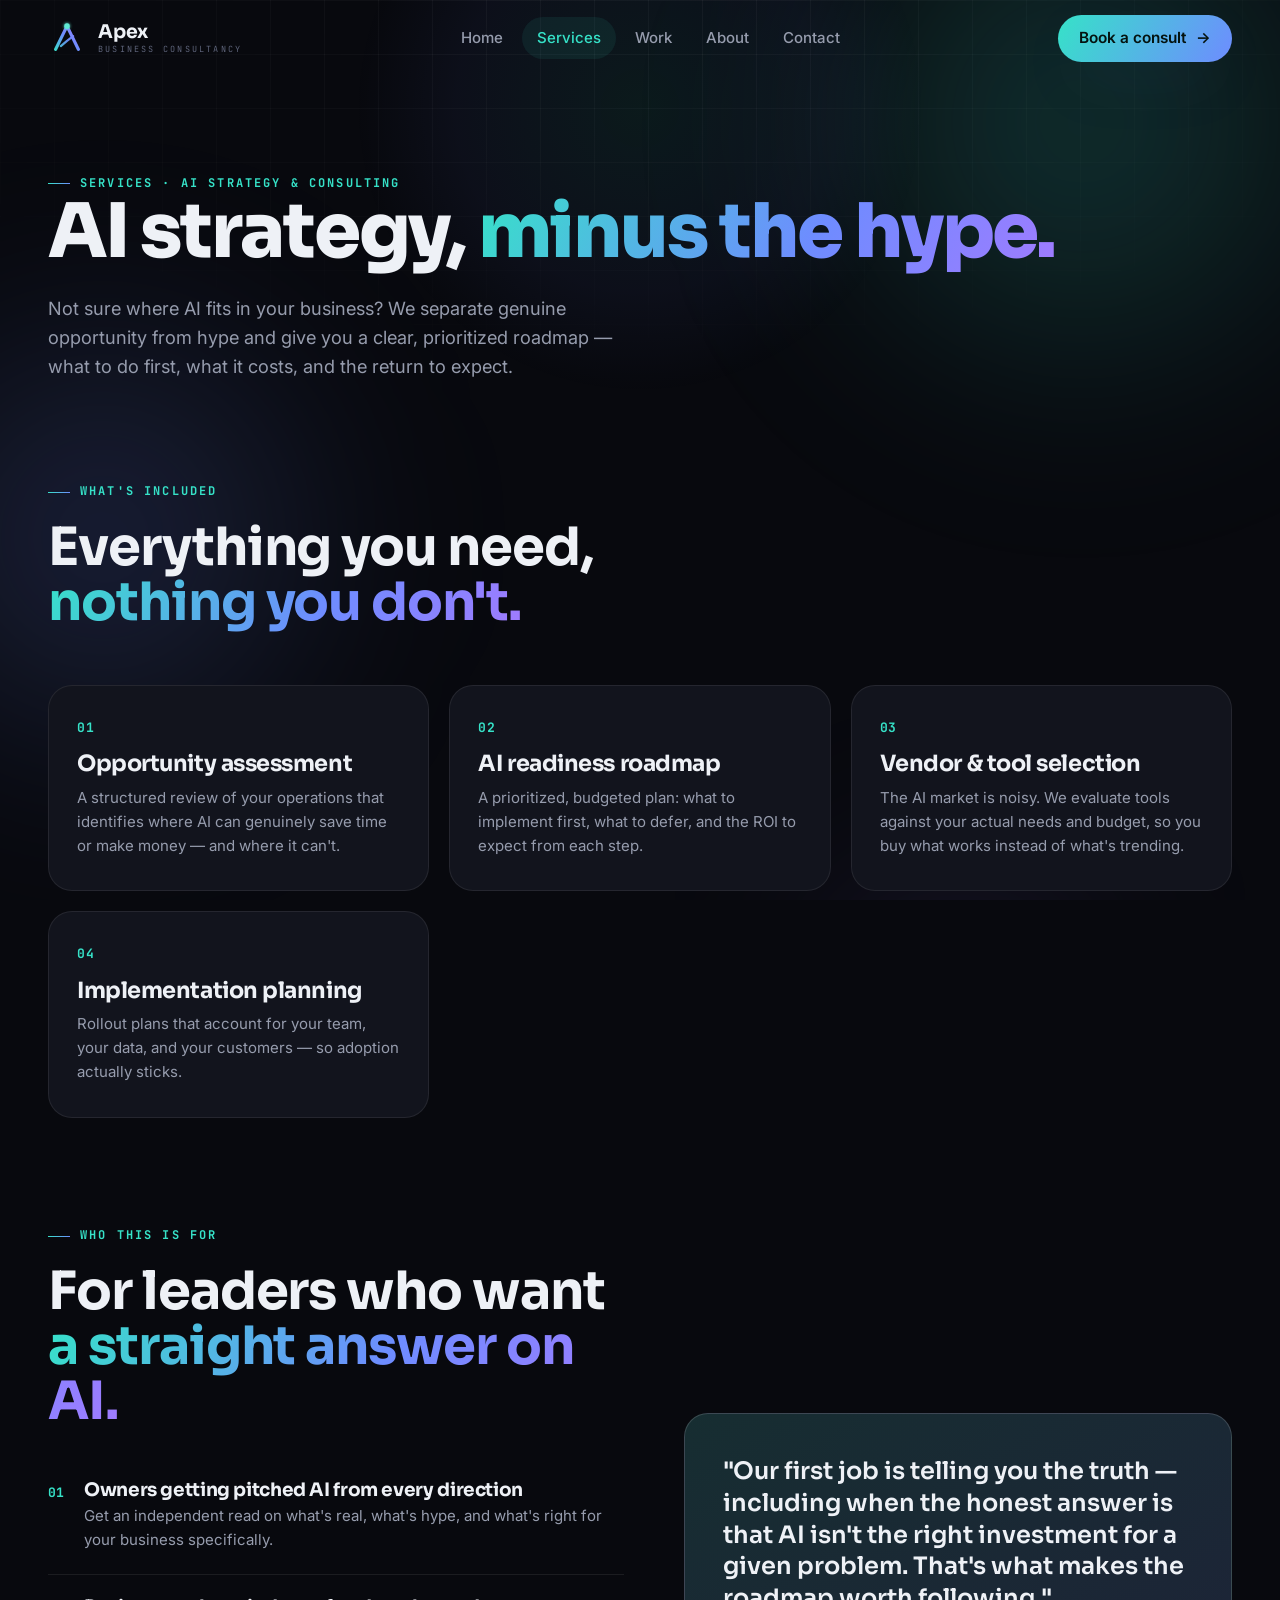
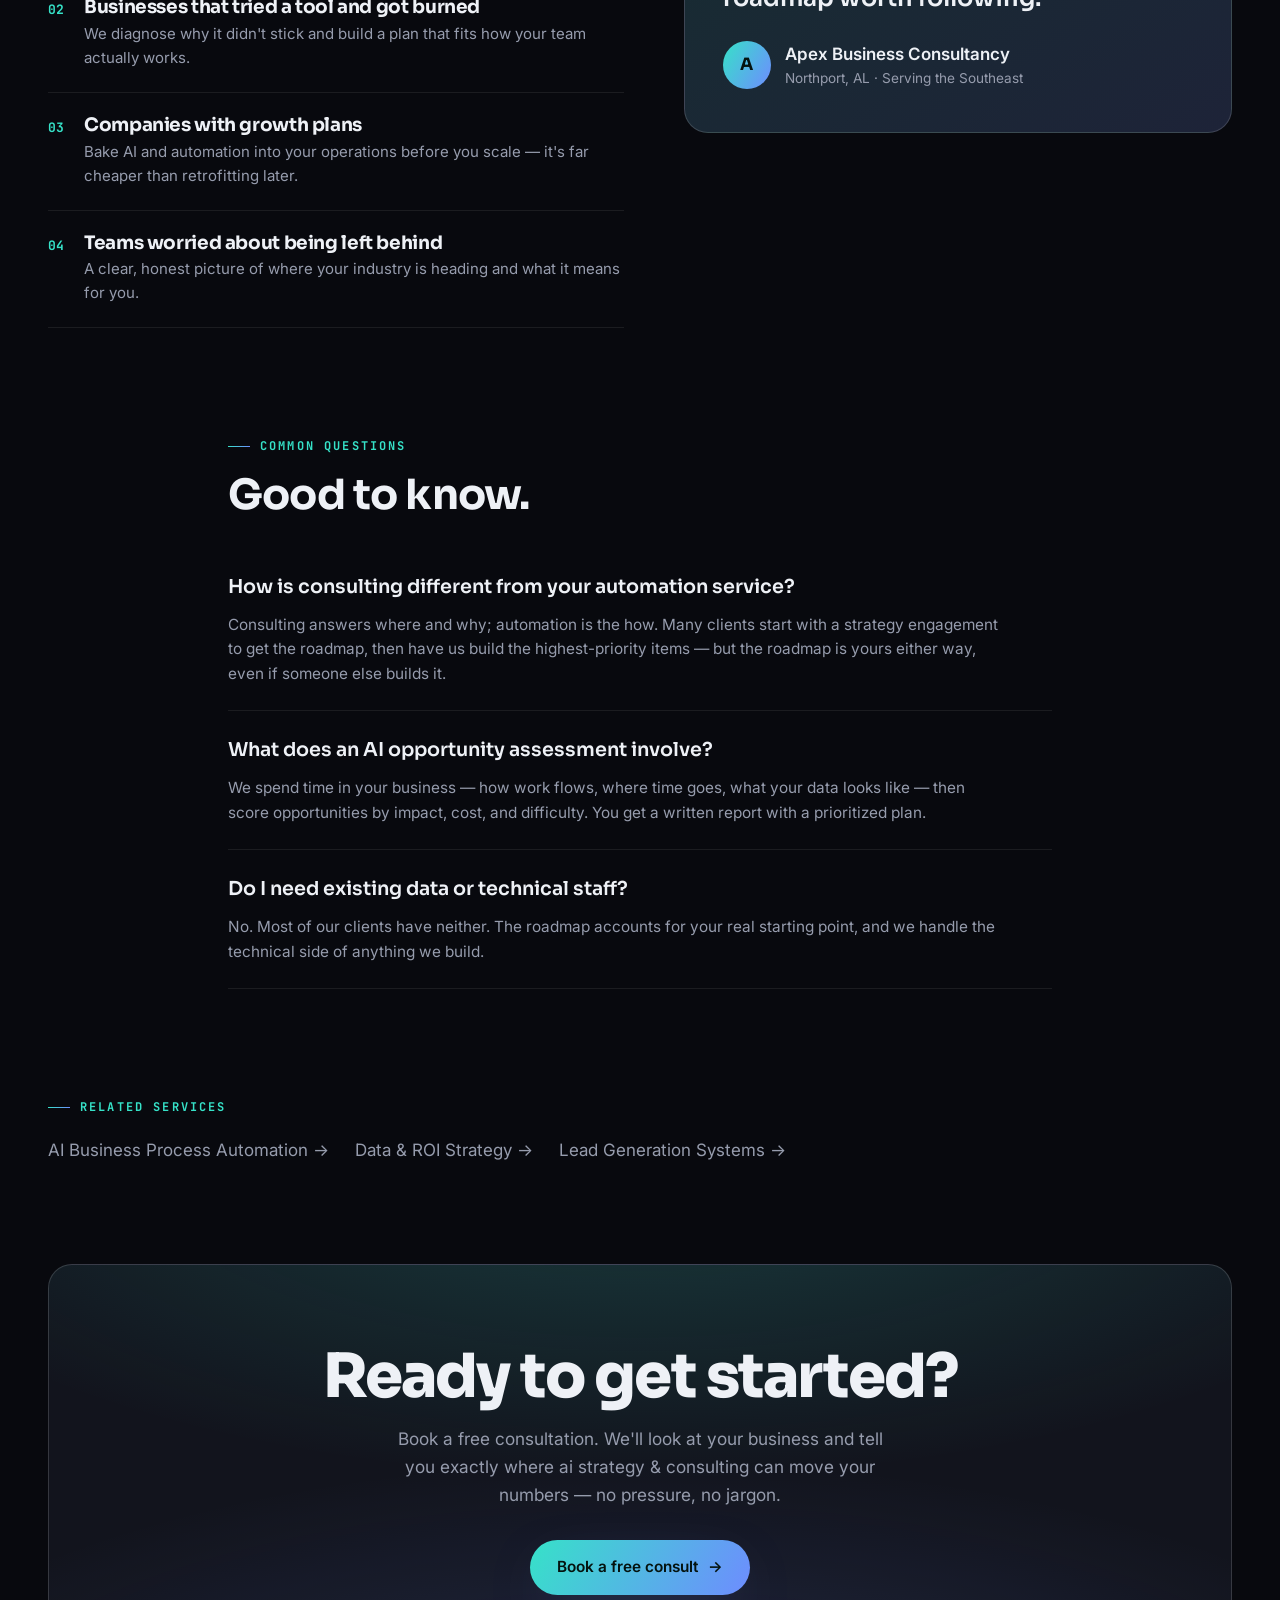
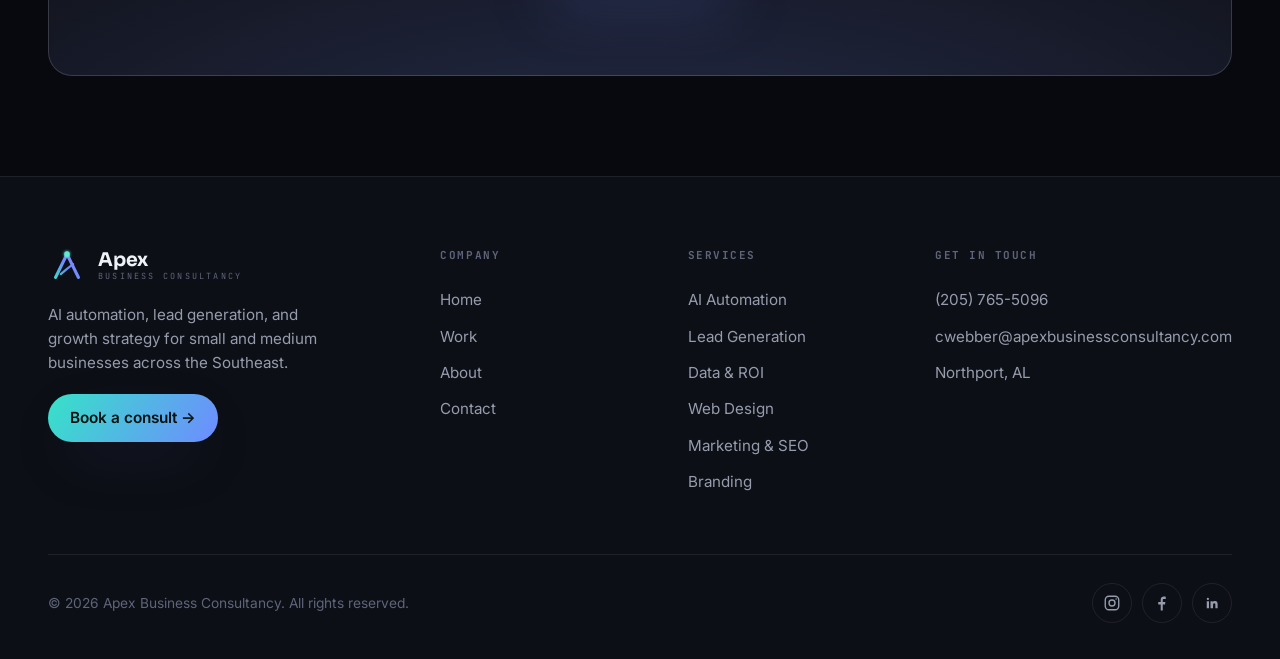
<file: services/ai-consulting/index.html>
<!DOCTYPE html>
<html lang="en">
<head>
<meta charset="UTF-8">
<meta name="viewport" content="width=device-width, initial-scale=1.0">
<title>AI Consulting & Strategy for Small Business | Apex Business Consultancy</title>
<meta name="description" content="Not sure where AI fits your business? Apex separates opportunity from hype with AI readiness assessments, prioritized roadmaps, and vendor selection for small businesses in Alabama and the Southeast.">

<link rel="canonical" href="https://www.apexbusinessconsultancy.com/services/ai-consulting/">
<meta name="robots" content="index, follow, max-image-preview:large">
<meta name="theme-color" content="#08090E">
<meta name="author" content="Apex Business Consultancy">
<meta name="geo.region" content="US-AL">
<meta name="geo.placename" content="Northport, Alabama">

<meta property="og:type" content="website">
<meta property="og:site_name" content="Apex Business Consultancy">
<meta property="og:title" content="AI Consulting & Strategy for Small Business | Apex Business Consultancy">
<meta property="og:description" content="Not sure where AI fits your business? Apex separates opportunity from hype with AI readiness assessments, prioritized roadmaps, and vendor selection for small businesses in Alabama and the Southeast.">
<meta property="og:url" content="https://www.apexbusinessconsultancy.com/services/ai-consulting/">
<meta property="og:locale" content="en_US">
<meta property="og:image" content="https://www.apexbusinessconsultancy.com/assets/og-image.png">
<meta property="og:image:width" content="1200">
<meta property="og:image:height" content="630">
<meta property="og:image:alt" content="Apex Business Consultancy — AI Automation, Web Design, Marketing and Growth">

<meta name="twitter:card" content="summary_large_image">
<meta name="twitter:image" content="https://www.apexbusinessconsultancy.com/assets/og-image.png">
<meta name="twitter:title" content="AI Consulting & Strategy for Small Business | Apex Business Consultancy">
<meta name="twitter:description" content="Not sure where AI fits your business? Apex separates opportunity from hype with AI readiness assessments, prioritized roadmaps, and vendor selection for small businesses in Alabama and the Southeast.">

<script type="application/ld+json">
{
 "@context": "https://schema.org",
 "@type": "Service",
 "name": "AI Strategy & Consulting",
 "description": "Not sure where AI fits your business? Apex separates opportunity from hype with AI readiness assessments, prioritized roadmaps, and vendor selection for small businesses in Alabama and the Southeast.",
 "url": "https://www.apexbusinessconsultancy.com/services/ai-consulting/",
 "serviceType": "AI Strategy & Consulting",
 "provider": {
  "@type": "ProfessionalService",
  "name": "Apex Business Consultancy",
  "telephone": "+1-205-765-5096",
  "email": "cwebber@apexbusinessconsultancy.com",
  "address": {
   "@type": "PostalAddress",
   "addressLocality": "Northport",
   "addressRegion": "AL",
   "addressCountry": "US"
  }
 },
 "areaServed": {
  "@type": "State",
  "name": [
   "Alabama",
   "Georgia",
   "Mississippi",
   "Tennessee",
   "Florida",
   "South Carolina",
   "North Carolina",
   "Louisiana"
  ]
 }
}
</script>
<script type="application/ld+json">
{
 "@context": "https://schema.org",
 "@type": "FAQPage",
 "mainEntity": [
  {
   "@type": "Question",
   "name": "How is consulting different from your automation service?",
   "acceptedAnswer": {
    "@type": "Answer",
    "text": "Consulting answers where and why; automation is the how. Many clients start with a strategy engagement to get the roadmap, then have us build the highest-priority items \u2014 but the roadmap is yours either way, even if someone else builds it."
   }
  },
  {
   "@type": "Question",
   "name": "What does an AI opportunity assessment involve?",
   "acceptedAnswer": {
    "@type": "Answer",
    "text": "We spend time in your business \u2014 how work flows, where time goes, what your data looks like \u2014 then score opportunities by impact, cost, and difficulty. You get a written report with a prioritized plan."
   }
  },
  {
   "@type": "Question",
   "name": "Do I need existing data or technical staff?",
   "acceptedAnswer": {
    "@type": "Answer",
    "text": "No. Most of our clients have neither. The roadmap accounts for your real starting point, and we handle the technical side of anything we build."
   }
  }
 ]
}
</script>
<script type="application/ld+json">
{
 "@context": "https://schema.org",
 "@type": "BreadcrumbList",
 "itemListElement": [
  {
   "@type": "ListItem",
   "position": 1,
   "name": "Home",
   "item": "https://www.apexbusinessconsultancy.com/"
  },
  {
   "@type": "ListItem",
   "position": 2,
   "name": "Services",
   "item": "https://www.apexbusinessconsultancy.com/services/"
  },
  {
   "@type": "ListItem",
   "position": 3,
   "name": "AI Strategy & Consulting",
   "item": "https://www.apexbusinessconsultancy.com/services/ai-consulting/"
  }
 ]
}
</script>

<link rel="icon" href="data:image/svg+xml,%3Csvg xmlns='http://www.w3.org/2000/svg' viewBox='0 0 40 40'%3E%3Cdefs%3E%3ClinearGradient id='g' x1='6' y1='34' x2='34' y2='6' gradientUnits='userSpaceOnUse'%3E%3Cstop offset='0' stop-color='%2336E2C8'/%3E%3Cstop offset='.5' stop-color='%236E8CFF'/%3E%3Cstop offset='1' stop-color='%23A07BFF'/%3E%3C/linearGradient%3E%3C/defs%3E%3Cpath d='M8 32 L20 7.5 L32 32' stroke='url(%23g)' stroke-width='3.4' fill='none' stroke-linecap='round' stroke-linejoin='round'/%3E%3Cpath d='M13.5 28.5 L20 23 L26.5 18' stroke='url(%23g)' stroke-width='2.3' fill='none' stroke-linecap='round' stroke-linejoin='round'/%3E%3Ccircle cx='20' cy='7.5' r='2.9' fill='%235EEAD4'/%3E%3C/svg%3E">
<link rel="preconnect" href="https://fonts.googleapis.com">
<link rel="preconnect" href="https://fonts.gstatic.com" crossorigin>
<link href="https://fonts.googleapis.com/css2?family=Inter:wght@400;500;600&family=JetBrains+Mono:wght@400;700&family=Sora:wght@500;600;700;800&display=swap" rel="stylesheet">
<link rel="stylesheet" href="/assets/site.css">
</head>
<body>
<div class="bg"><span class="aura a1"></span><span class="aura a2"></span><span class="aura a3"></span><span class="grid"></span></div>
<div class="spotlight" id="spotlight"></div>

<nav class="nav" id="nav">
  <div class="nav-inner">
    <a href="/" class="logo" aria-label="Apex Business Consultancy home">
      <svg class="mark" viewBox="0 0 40 40" fill="none" aria-hidden="true"><defs><linearGradient id="ag1" x1="6" y1="34" x2="34" y2="6" gradientUnits="userSpaceOnUse"><stop offset="0" stop-color="#36E2C8"/><stop offset=".5" stop-color="#6E8CFF"/><stop offset="1" stop-color="#A07BFF"/></linearGradient><filter id="gl1" x="-60%" y="-60%" width="220%" height="220%"><feGaussianBlur stdDeviation="1.4" result="b"/><feMerge><feMergeNode in="b"/><feMergeNode in="SourceGraphic"/></feMerge></filter></defs><path d="M8 32 L20 7.5 L32 32" stroke="url(#ag1)" stroke-width="3.4" stroke-linecap="round" stroke-linejoin="round"/><path d="M13.5 28.5 L20 23 L26.5 18" stroke="url(#ag1)" stroke-width="2.3" stroke-linecap="round" stroke-linejoin="round" opacity=".95"/><circle cx="20" cy="7.5" r="2.9" fill="#5EEAD4" filter="url(#gl1)"/></svg>
      <span class="wm"><b>Apex</b><small>Business Consultancy</small></span>
    </a>
    <div class="nav-links" id="navLinks">
      <a href="/">Home</a>
      <a href="/services/" class="active">Services</a>
      <a href="/work/">Work</a>
      <a href="/about/">About</a>
      <a href="/contact/">Contact</a>
    </div>
    <div class="nav-cta">
      <a href="/contact/" class="btn btn-primary">Book a consult <span class="arr">→</span></a>
      <button class="burger" id="burger" aria-label="Open menu" aria-expanded="false"><span></span><span></span><span></span></button>
    </div>
  </div>
</nav>

<div class="drawer" id="drawer">
  <a href="/">Home</a>
  <a href="/services/">Services</a>
  <a href="/work/">Work</a>
  <a href="/about/">About</a>
  <a href="/contact/">Contact</a>
  <a href="/contact/" class="btn btn-primary" style="font-family:var(--fb);font-size:1rem">Book a consult →</a>
</div>

<main id="app">
<section class="page active">
  <div class="phero">
    <div class="wrap">
      <div class="eyebrow reveal">Services · AI Strategy & Consulting</div>
      <h1 class="reveal d1">AI strategy, <span class="gtext">minus the hype.</span></h1>
      <p class="reveal d2">Not sure where AI fits in your business? We separate genuine opportunity from hype and give you a clear, prioritized roadmap — what to do first, what it costs, and the return to expect.</p>
    </div>
  </div>

  <div class="block" style="padding-top:36px">
    <div class="wrap">
      <div class="section-head reveal">
        <div class="eyebrow">What's included</div>
        <h2>Everything you need, <span class="gtext">nothing you don't.</span></h2>
      </div>
      <div class="values">
        <div class="value reveal d1"><div class="vn">01</div><h3>Opportunity assessment</h3><p>A structured review of your operations that identifies where AI can genuinely save time or make money — and where it can't.</p></div>
        <div class="value reveal d2"><div class="vn">02</div><h3>AI readiness roadmap</h3><p>A prioritized, budgeted plan: what to implement first, what to defer, and the ROI to expect from each step.</p></div>
        <div class="value reveal d3"><div class="vn">03</div><h3>Vendor & tool selection</h3><p>The AI market is noisy. We evaluate tools against your actual needs and budget, so you buy what works instead of what's trending.</p></div>
        <div class="value reveal d1"><div class="vn">04</div><h3>Implementation planning</h3><p>Rollout plans that account for your team, your data, and your customers — so adoption actually sticks.</p></div>
      </div>
    </div>
  </div>

  <div class="block" style="padding-top:0">
    <div class="wrap">
      <div class="why">
        <div class="reveal">
          <div class="section-head" style="margin-bottom:28px">
            <div class="eyebrow">Who this is for</div>
            <h2>For leaders who want <span class="gtext">a straight answer on AI.</span></h2>
          </div>
          <div>
            <div class="why-item"><span class="wi">01</span><div><h4>Owners getting pitched AI from every direction</h4><p>Get an independent read on what's real, what's hype, and what's right for your business specifically.</p></div></div>
            <div class="why-item"><span class="wi">02</span><div><h4>Businesses that tried a tool and got burned</h4><p>We diagnose why it didn't stick and build a plan that fits how your team actually works.</p></div></div>
            <div class="why-item"><span class="wi">03</span><div><h4>Companies with growth plans</h4><p>Bake AI and automation into your operations before you scale — it's far cheaper than retrofitting later.</p></div></div>
            <div class="why-item"><span class="wi">04</span><div><h4>Teams worried about being left behind</h4><p>A clear, honest picture of where your industry is heading and what it means for you.</p></div></div>
          </div>
        </div>
        <div class="why-card reveal d2">
          <div class="quote">"Our first job is telling you the truth — including when the honest answer is that AI isn't the right investment for a given problem. That's what makes the roadmap worth following."</div>
          <div class="who"><div class="av">A</div><div><div class="nm">Apex Business Consultancy</div><div class="rl">Northport, AL · Serving the Southeast</div></div></div>
        </div>
      </div>
    </div>
  </div>

  <div class="block" style="padding-top:0">
    <div class="wrap" style="max-width:880px">
      <div class="section-head reveal" style="margin-bottom:30px">
        <div class="eyebrow">Common questions</div>
        <h2 style="font-size:clamp(1.8rem,4vw,2.6rem)">Good to know.</h2>
      </div>
      <div class="reveal">
        <div class="faq-item"><div class="faq-q">How is consulting different from your automation service?</div><div class="faq-a">Consulting answers where and why; automation is the how. Many clients start with a strategy engagement to get the roadmap, then have us build the highest-priority items — but the roadmap is yours either way, even if someone else builds it.</div></div>
        <div class="faq-item"><div class="faq-q">What does an AI opportunity assessment involve?</div><div class="faq-a">We spend time in your business — how work flows, where time goes, what your data looks like — then score opportunities by impact, cost, and difficulty. You get a written report with a prioritized plan.</div></div>
        <div class="faq-item"><div class="faq-q">Do I need existing data or technical staff?</div><div class="faq-a">No. Most of our clients have neither. The roadmap accounts for your real starting point, and we handle the technical side of anything we build.</div></div>
      </div>
    </div>
  </div>

  <div class="block" style="padding-top:0">
    <div class="wrap">
      <div class="section-head reveal" style="margin-bottom:20px">
        <div class="eyebrow">Related services</div>
      </div>
      <div class="reveal" style="display:flex;flex-wrap:wrap;gap:14px 0">
          <a class="lk" href="/services/ai-automation/" style="margin-right:26px">AI Business Process Automation →</a>
          <a class="lk" href="/services/data-analytics/" style="margin-right:26px">Data & ROI Strategy →</a>
          <a class="lk" href="/services/lead-generation/" style="margin-right:26px">Lead Generation Systems →</a>
      </div>
    </div>
  </div>

  <div class="block" style="padding-top:0">
    <div class="wrap">
      <div class="cta-block reveal">
        <h2>Ready to get started?</h2>
        <p>Book a free consultation. We'll look at your business and tell you exactly where ai strategy & consulting can move your numbers — no pressure, no jargon.</p>
        <div class="cta-actions"><a href="/contact/" class="btn btn-primary">Book a free consult <span class="arr">→</span></a></div>
      </div>
    </div>
  </div>

</section>

</main>
<footer>
  <div class="wrap">
    <div class="foot-top">
      <div class="foot-brand">
        <a href="/" class="logo">
          <svg class="mark" viewBox="0 0 40 40" fill="none" aria-hidden="true"><defs><linearGradient id="ag2" x1="6" y1="34" x2="34" y2="6" gradientUnits="userSpaceOnUse"><stop offset="0" stop-color="#36E2C8"/><stop offset=".5" stop-color="#6E8CFF"/><stop offset="1" stop-color="#A07BFF"/></linearGradient><filter id="gl2" x="-60%" y="-60%" width="220%" height="220%"><feGaussianBlur stdDeviation="1.4" result="b"/><feMerge><feMergeNode in="b"/><feMergeNode in="SourceGraphic"/></feMerge></filter></defs><path d="M8 32 L20 7.5 L32 32" stroke="url(#ag2)" stroke-width="3.4" stroke-linecap="round" stroke-linejoin="round"/><path d="M13.5 28.5 L20 23 L26.5 18" stroke="url(#ag2)" stroke-width="2.3" stroke-linecap="round" stroke-linejoin="round" opacity=".95"/><circle cx="20" cy="7.5" r="2.9" fill="#5EEAD4" filter="url(#gl2)"/></svg>
          <span class="wm"><b>Apex</b><small>Business Consultancy</small></span>
        </a>
        <p>AI automation, lead generation, and growth strategy for small and medium businesses across the Southeast.</p>
        <a href="/contact/" class="btn btn-primary" style="padding:12px 22px">Book a consult →</a>
      </div>
      <div class="foot-col">
        <h5>Company</h5>
        <a href="/">Home</a>
        <a href="/work/">Work</a>
        <a href="/about/">About</a>
        <a href="/contact/">Contact</a>
      </div>
      <div class="foot-col">
        <h5>Services</h5>
        <a href="/services/ai-automation/">AI Automation</a>
        <a href="/services/lead-generation/">Lead Generation</a>
        <a href="/services/data-analytics/">Data &amp; ROI</a>
        <a href="/services/web-design/">Web Design</a>
        <a href="/services/digital-marketing/">Marketing &amp; SEO</a>
        <a href="/services/branding/">Branding</a>
      </div>
      <div class="foot-col">
        <h5>Get in touch</h5>
        <a href="tel:+12057655096">(205) 765-5096</a>
        <a href="mailto:cwebber@apexbusinessconsultancy.com">cwebber@apexbusinessconsultancy.com</a>
        <a style="cursor:default">Northport, AL</a>
      </div>
    </div>
    <div class="foot-bottom">
      <p>© <span id="year"></span> Apex Business Consultancy. All rights reserved.</p>
      <div class="socials">
        <a href="#" aria-label="Instagram"><svg width="18" height="18" viewBox="0 0 24 24" fill="none" stroke="currentColor" stroke-width="1.8"><rect x="3" y="3" width="18" height="18" rx="5"/><circle cx="12" cy="12" r="4"/><circle cx="17.5" cy="6.5" r="1" fill="currentColor" stroke="none"/></svg></a>
        <a href="#" aria-label="Facebook"><svg width="18" height="18" viewBox="0 0 24 24" fill="currentColor"><path d="M13 22v-8h3l.5-3.5H13V8.3c0-1 .3-1.7 1.8-1.7H17V3.5c-.3 0-1.3-.1-2.5-.1-2.5 0-4.2 1.5-4.2 4.3v2.8H7V14h3.3v8H13z"/></svg></a>
        <a href="#" aria-label="LinkedIn"><svg width="18" height="18" viewBox="0 0 24 24" fill="currentColor"><path d="M6.5 8A1.5 1.5 0 1 0 6.5 5 1.5 1.5 0 0 0 6.5 8zM5 9.5h3V19H5zM10 9.5h2.9v1.3h.04c.4-.75 1.4-1.55 2.9-1.55 3.1 0 3.66 2 3.66 4.7V19h-3v-4.3c0-1 0-2.35-1.45-2.35s-1.65 1.12-1.65 2.27V19H10z"/></svg></a>
      </div>
    </div>
  </div>
</footer>

<script src="/assets/site.js" defer></script>
</body>
</html>
</file>
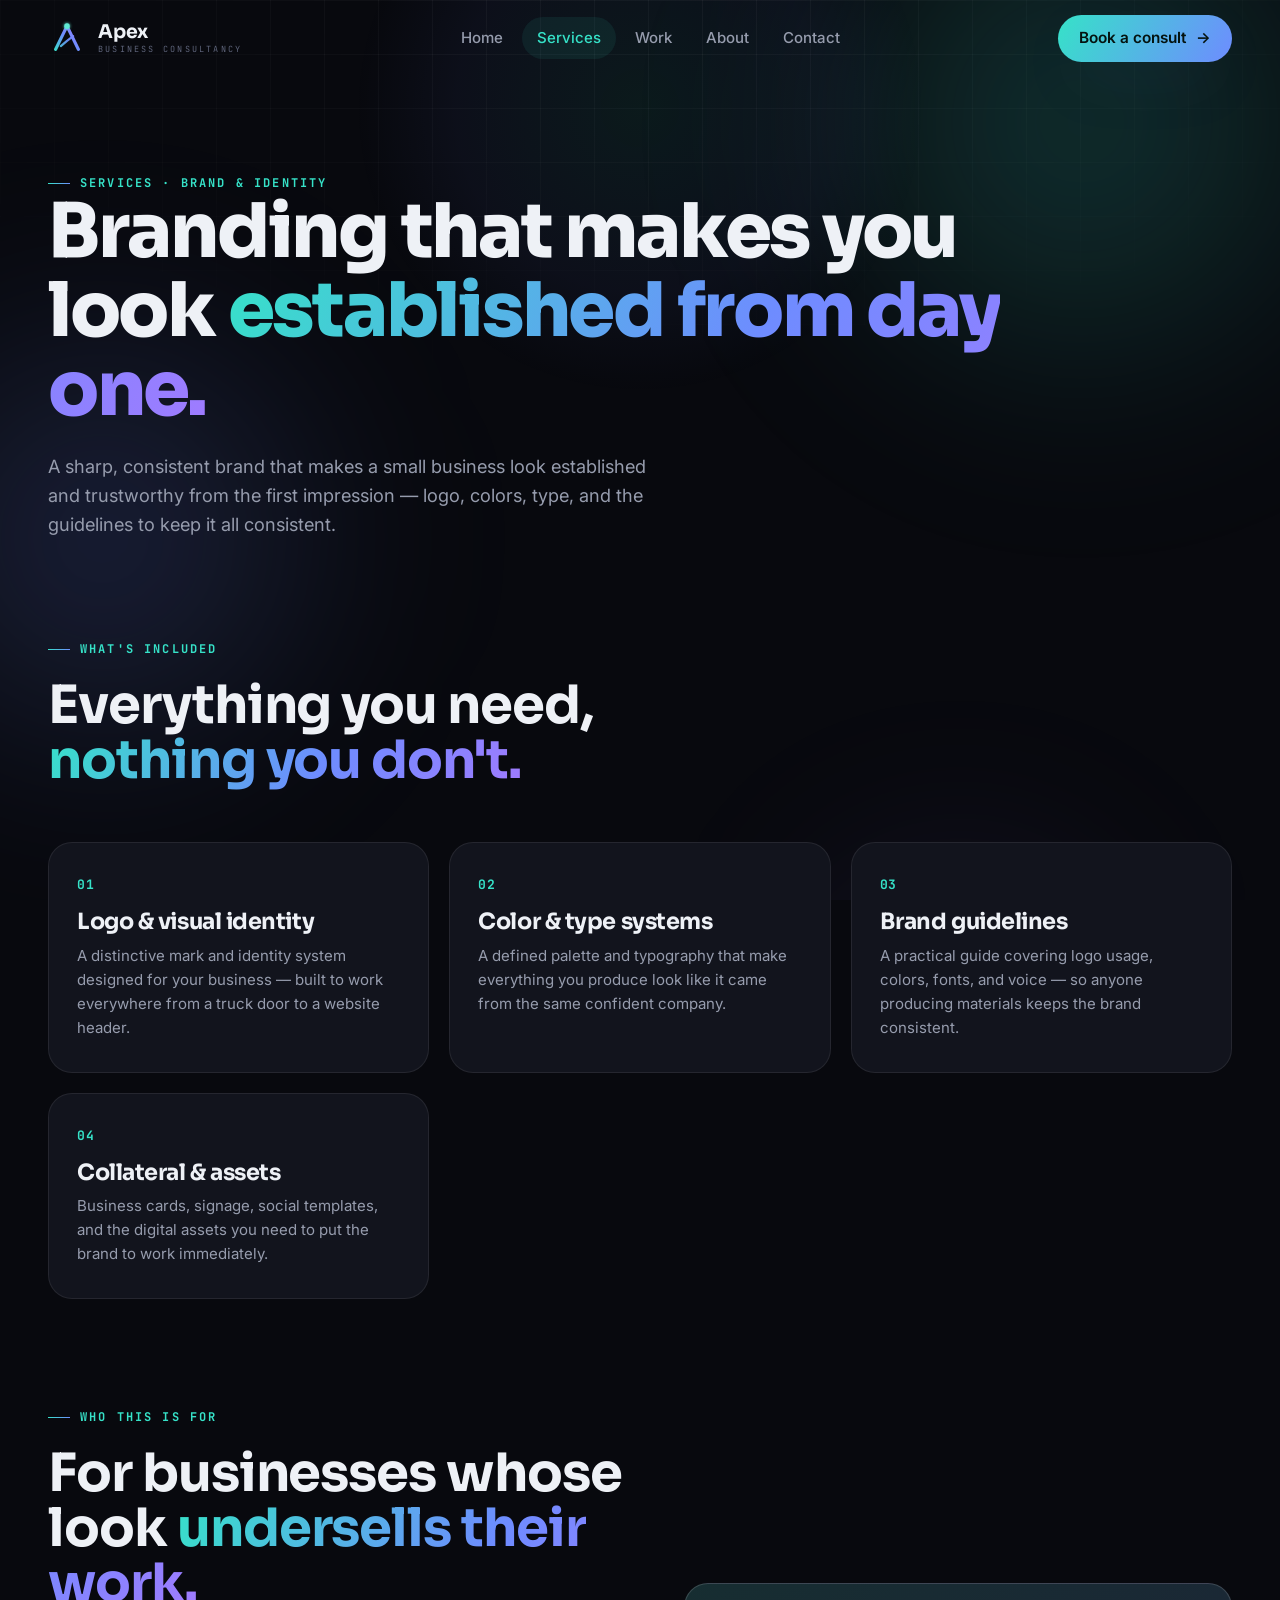
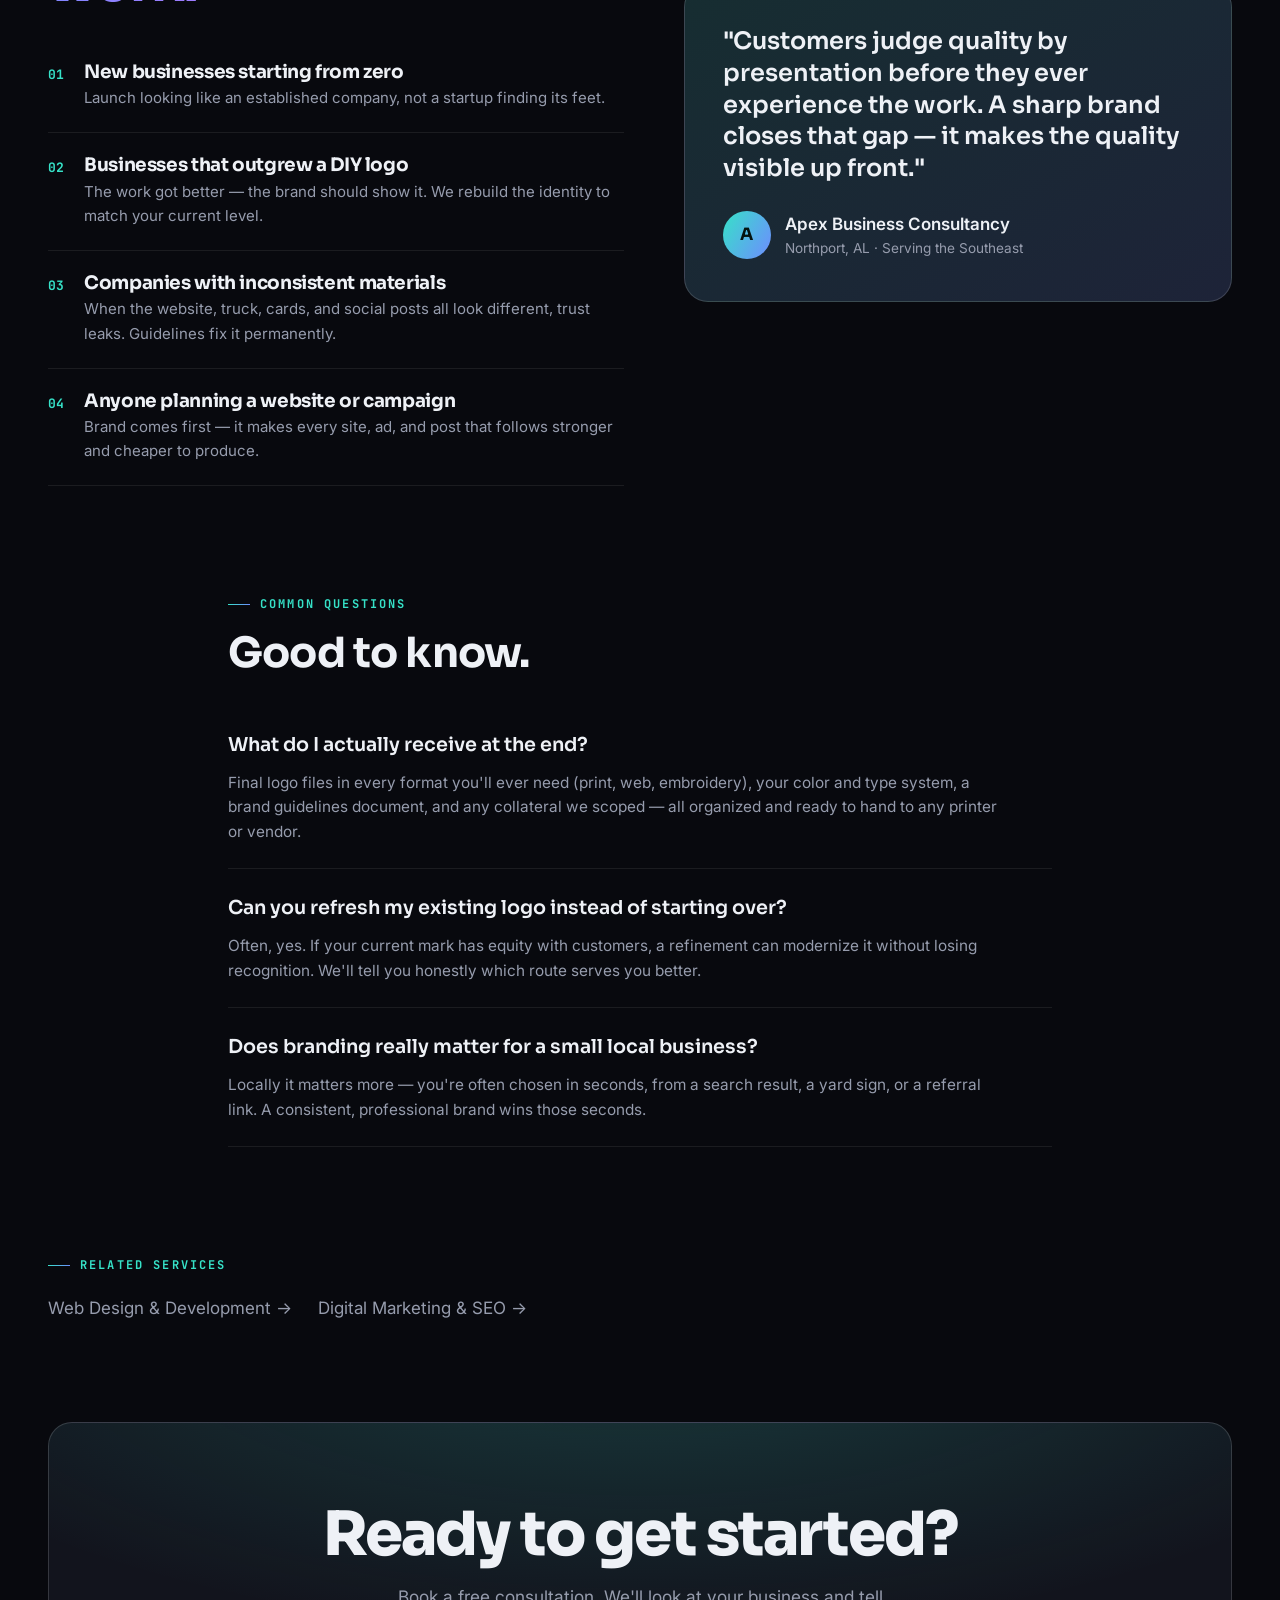
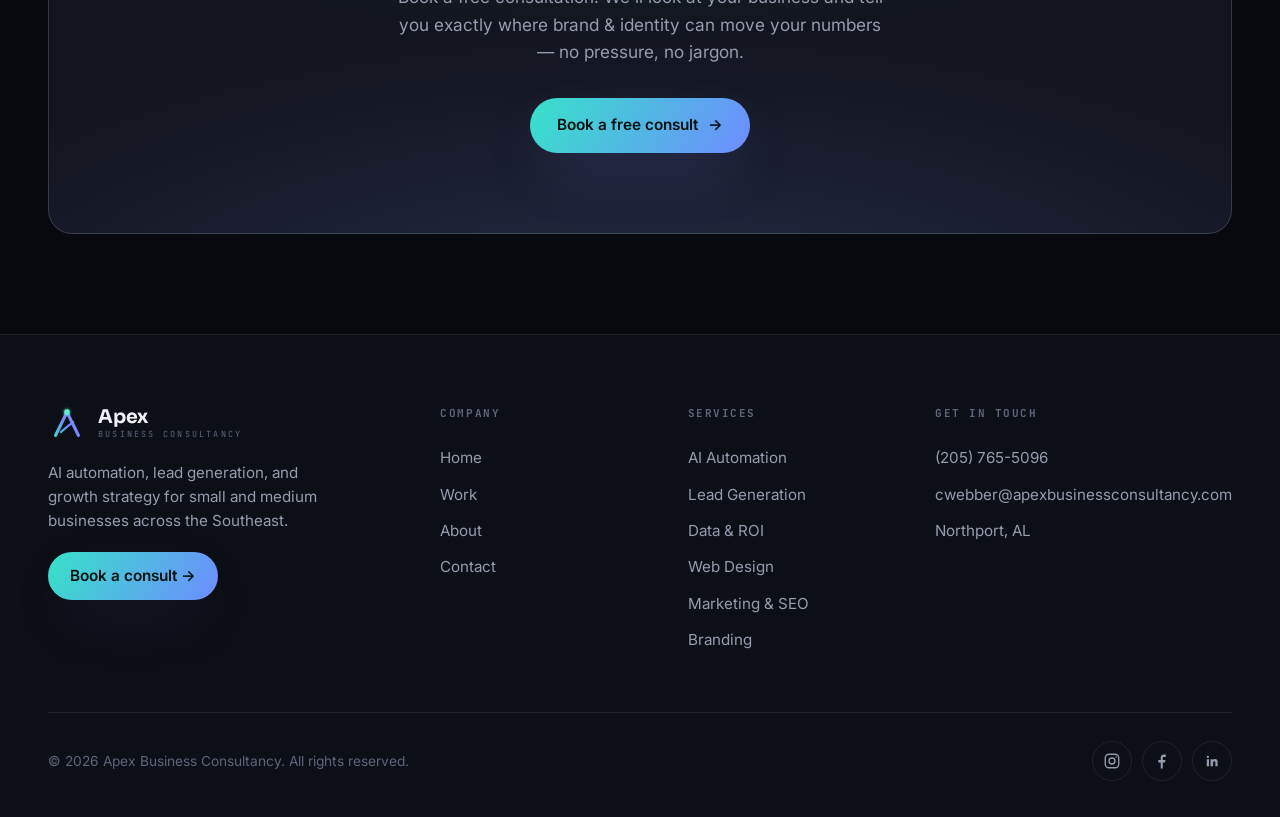
<file: services/branding/index.html>
<!DOCTYPE html>
<html lang="en">
<head>
<meta charset="UTF-8">
<meta name="viewport" content="width=device-width, initial-scale=1.0">
<title>Branding & Logo Design for Small Business | Apex Business Consultancy</title>
<meta name="description" content="Logo design, visual identity, and brand guidelines that make a small business look established and trustworthy. Branding services from Apex Business Consultancy in Northport, AL.">

<link rel="canonical" href="https://www.apexbusinessconsultancy.com/services/branding/">
<meta name="robots" content="index, follow, max-image-preview:large">
<meta name="theme-color" content="#08090E">
<meta name="author" content="Apex Business Consultancy">
<meta name="geo.region" content="US-AL">
<meta name="geo.placename" content="Northport, Alabama">

<meta property="og:type" content="website">
<meta property="og:site_name" content="Apex Business Consultancy">
<meta property="og:title" content="Branding & Logo Design for Small Business | Apex Business Consultancy">
<meta property="og:description" content="Logo design, visual identity, and brand guidelines that make a small business look established and trustworthy. Branding services from Apex Business Consultancy in Northport, AL.">
<meta property="og:url" content="https://www.apexbusinessconsultancy.com/services/branding/">
<meta property="og:locale" content="en_US">
<meta property="og:image" content="https://www.apexbusinessconsultancy.com/assets/og-image.png">
<meta property="og:image:width" content="1200">
<meta property="og:image:height" content="630">
<meta property="og:image:alt" content="Apex Business Consultancy — AI Automation, Web Design, Marketing and Growth">

<meta name="twitter:card" content="summary_large_image">
<meta name="twitter:image" content="https://www.apexbusinessconsultancy.com/assets/og-image.png">
<meta name="twitter:title" content="Branding & Logo Design for Small Business | Apex Business Consultancy">
<meta name="twitter:description" content="Logo design, visual identity, and brand guidelines that make a small business look established and trustworthy. Branding services from Apex Business Consultancy in Northport, AL.">

<script type="application/ld+json">
{
 "@context": "https://schema.org",
 "@type": "Service",
 "name": "Brand & Identity",
 "description": "Logo design, visual identity, and brand guidelines that make a small business look established and trustworthy. Branding services from Apex Business Consultancy in Northport, AL.",
 "url": "https://www.apexbusinessconsultancy.com/services/branding/",
 "serviceType": "Brand & Identity",
 "provider": {
  "@type": "ProfessionalService",
  "name": "Apex Business Consultancy",
  "telephone": "+1-205-765-5096",
  "email": "cwebber@apexbusinessconsultancy.com",
  "address": {
   "@type": "PostalAddress",
   "addressLocality": "Northport",
   "addressRegion": "AL",
   "addressCountry": "US"
  }
 },
 "areaServed": {
  "@type": "State",
  "name": [
   "Alabama",
   "Georgia",
   "Mississippi",
   "Tennessee",
   "Florida",
   "South Carolina",
   "North Carolina",
   "Louisiana"
  ]
 }
}
</script>
<script type="application/ld+json">
{
 "@context": "https://schema.org",
 "@type": "FAQPage",
 "mainEntity": [
  {
   "@type": "Question",
   "name": "What do I actually receive at the end?",
   "acceptedAnswer": {
    "@type": "Answer",
    "text": "Final logo files in every format you'll ever need (print, web, embroidery), your color and type system, a brand guidelines document, and any collateral we scoped \u2014 all organized and ready to hand to any printer or vendor."
   }
  },
  {
   "@type": "Question",
   "name": "Can you refresh my existing logo instead of starting over?",
   "acceptedAnswer": {
    "@type": "Answer",
    "text": "Often, yes. If your current mark has equity with customers, a refinement can modernize it without losing recognition. We'll tell you honestly which route serves you better."
   }
  },
  {
   "@type": "Question",
   "name": "Does branding really matter for a small local business?",
   "acceptedAnswer": {
    "@type": "Answer",
    "text": "Locally it matters more \u2014 you're often chosen in seconds, from a search result, a yard sign, or a referral link. A consistent, professional brand wins those seconds."
   }
  }
 ]
}
</script>
<script type="application/ld+json">
{
 "@context": "https://schema.org",
 "@type": "BreadcrumbList",
 "itemListElement": [
  {
   "@type": "ListItem",
   "position": 1,
   "name": "Home",
   "item": "https://www.apexbusinessconsultancy.com/"
  },
  {
   "@type": "ListItem",
   "position": 2,
   "name": "Services",
   "item": "https://www.apexbusinessconsultancy.com/services/"
  },
  {
   "@type": "ListItem",
   "position": 3,
   "name": "Brand & Identity",
   "item": "https://www.apexbusinessconsultancy.com/services/branding/"
  }
 ]
}
</script>

<link rel="icon" href="data:image/svg+xml,%3Csvg xmlns='http://www.w3.org/2000/svg' viewBox='0 0 40 40'%3E%3Cdefs%3E%3ClinearGradient id='g' x1='6' y1='34' x2='34' y2='6' gradientUnits='userSpaceOnUse'%3E%3Cstop offset='0' stop-color='%2336E2C8'/%3E%3Cstop offset='.5' stop-color='%236E8CFF'/%3E%3Cstop offset='1' stop-color='%23A07BFF'/%3E%3C/linearGradient%3E%3C/defs%3E%3Cpath d='M8 32 L20 7.5 L32 32' stroke='url(%23g)' stroke-width='3.4' fill='none' stroke-linecap='round' stroke-linejoin='round'/%3E%3Cpath d='M13.5 28.5 L20 23 L26.5 18' stroke='url(%23g)' stroke-width='2.3' fill='none' stroke-linecap='round' stroke-linejoin='round'/%3E%3Ccircle cx='20' cy='7.5' r='2.9' fill='%235EEAD4'/%3E%3C/svg%3E">
<link rel="preconnect" href="https://fonts.googleapis.com">
<link rel="preconnect" href="https://fonts.gstatic.com" crossorigin>
<link href="https://fonts.googleapis.com/css2?family=Inter:wght@400;500;600&family=JetBrains+Mono:wght@400;700&family=Sora:wght@500;600;700;800&display=swap" rel="stylesheet">
<link rel="stylesheet" href="/assets/site.css">
</head>
<body>
<div class="bg"><span class="aura a1"></span><span class="aura a2"></span><span class="aura a3"></span><span class="grid"></span></div>
<div class="spotlight" id="spotlight"></div>

<nav class="nav" id="nav">
  <div class="nav-inner">
    <a href="/" class="logo" aria-label="Apex Business Consultancy home">
      <svg class="mark" viewBox="0 0 40 40" fill="none" aria-hidden="true"><defs><linearGradient id="ag1" x1="6" y1="34" x2="34" y2="6" gradientUnits="userSpaceOnUse"><stop offset="0" stop-color="#36E2C8"/><stop offset=".5" stop-color="#6E8CFF"/><stop offset="1" stop-color="#A07BFF"/></linearGradient><filter id="gl1" x="-60%" y="-60%" width="220%" height="220%"><feGaussianBlur stdDeviation="1.4" result="b"/><feMerge><feMergeNode in="b"/><feMergeNode in="SourceGraphic"/></feMerge></filter></defs><path d="M8 32 L20 7.5 L32 32" stroke="url(#ag1)" stroke-width="3.4" stroke-linecap="round" stroke-linejoin="round"/><path d="M13.5 28.5 L20 23 L26.5 18" stroke="url(#ag1)" stroke-width="2.3" stroke-linecap="round" stroke-linejoin="round" opacity=".95"/><circle cx="20" cy="7.5" r="2.9" fill="#5EEAD4" filter="url(#gl1)"/></svg>
      <span class="wm"><b>Apex</b><small>Business Consultancy</small></span>
    </a>
    <div class="nav-links" id="navLinks">
      <a href="/">Home</a>
      <a href="/services/" class="active">Services</a>
      <a href="/work/">Work</a>
      <a href="/about/">About</a>
      <a href="/contact/">Contact</a>
    </div>
    <div class="nav-cta">
      <a href="/contact/" class="btn btn-primary">Book a consult <span class="arr">→</span></a>
      <button class="burger" id="burger" aria-label="Open menu" aria-expanded="false"><span></span><span></span><span></span></button>
    </div>
  </div>
</nav>

<div class="drawer" id="drawer">
  <a href="/">Home</a>
  <a href="/services/">Services</a>
  <a href="/work/">Work</a>
  <a href="/about/">About</a>
  <a href="/contact/">Contact</a>
  <a href="/contact/" class="btn btn-primary" style="font-family:var(--fb);font-size:1rem">Book a consult →</a>
</div>

<main id="app">
<section class="page active">
  <div class="phero">
    <div class="wrap">
      <div class="eyebrow reveal">Services · Brand & Identity</div>
      <h1 class="reveal d1">Branding that makes you look <span class="gtext">established from day one.</span></h1>
      <p class="reveal d2">A sharp, consistent brand that makes a small business look established and trustworthy from the first impression — logo, colors, type, and the guidelines to keep it all consistent.</p>
    </div>
  </div>

  <div class="block" style="padding-top:36px">
    <div class="wrap">
      <div class="section-head reveal">
        <div class="eyebrow">What's included</div>
        <h2>Everything you need, <span class="gtext">nothing you don't.</span></h2>
      </div>
      <div class="values">
        <div class="value reveal d1"><div class="vn">01</div><h3>Logo & visual identity</h3><p>A distinctive mark and identity system designed for your business — built to work everywhere from a truck door to a website header.</p></div>
        <div class="value reveal d2"><div class="vn">02</div><h3>Color & type systems</h3><p>A defined palette and typography that make everything you produce look like it came from the same confident company.</p></div>
        <div class="value reveal d3"><div class="vn">03</div><h3>Brand guidelines</h3><p>A practical guide covering logo usage, colors, fonts, and voice — so anyone producing materials keeps the brand consistent.</p></div>
        <div class="value reveal d1"><div class="vn">04</div><h3>Collateral & assets</h3><p>Business cards, signage, social templates, and the digital assets you need to put the brand to work immediately.</p></div>
      </div>
    </div>
  </div>

  <div class="block" style="padding-top:0">
    <div class="wrap">
      <div class="why">
        <div class="reveal">
          <div class="section-head" style="margin-bottom:28px">
            <div class="eyebrow">Who this is for</div>
            <h2>For businesses whose look <span class="gtext">undersells their work.</span></h2>
          </div>
          <div>
            <div class="why-item"><span class="wi">01</span><div><h4>New businesses starting from zero</h4><p>Launch looking like an established company, not a startup finding its feet.</p></div></div>
            <div class="why-item"><span class="wi">02</span><div><h4>Businesses that outgrew a DIY logo</h4><p>The work got better — the brand should show it. We rebuild the identity to match your current level.</p></div></div>
            <div class="why-item"><span class="wi">03</span><div><h4>Companies with inconsistent materials</h4><p>When the website, truck, cards, and social posts all look different, trust leaks. Guidelines fix it permanently.</p></div></div>
            <div class="why-item"><span class="wi">04</span><div><h4>Anyone planning a website or campaign</h4><p>Brand comes first — it makes every site, ad, and post that follows stronger and cheaper to produce.</p></div></div>
          </div>
        </div>
        <div class="why-card reveal d2">
          <div class="quote">"Customers judge quality by presentation before they ever experience the work. A sharp brand closes that gap — it makes the quality visible up front."</div>
          <div class="who"><div class="av">A</div><div><div class="nm">Apex Business Consultancy</div><div class="rl">Northport, AL · Serving the Southeast</div></div></div>
        </div>
      </div>
    </div>
  </div>

  <div class="block" style="padding-top:0">
    <div class="wrap" style="max-width:880px">
      <div class="section-head reveal" style="margin-bottom:30px">
        <div class="eyebrow">Common questions</div>
        <h2 style="font-size:clamp(1.8rem,4vw,2.6rem)">Good to know.</h2>
      </div>
      <div class="reveal">
        <div class="faq-item"><div class="faq-q">What do I actually receive at the end?</div><div class="faq-a">Final logo files in every format you'll ever need (print, web, embroidery), your color and type system, a brand guidelines document, and any collateral we scoped — all organized and ready to hand to any printer or vendor.</div></div>
        <div class="faq-item"><div class="faq-q">Can you refresh my existing logo instead of starting over?</div><div class="faq-a">Often, yes. If your current mark has equity with customers, a refinement can modernize it without losing recognition. We'll tell you honestly which route serves you better.</div></div>
        <div class="faq-item"><div class="faq-q">Does branding really matter for a small local business?</div><div class="faq-a">Locally it matters more — you're often chosen in seconds, from a search result, a yard sign, or a referral link. A consistent, professional brand wins those seconds.</div></div>
      </div>
    </div>
  </div>

  <div class="block" style="padding-top:0">
    <div class="wrap">
      <div class="section-head reveal" style="margin-bottom:20px">
        <div class="eyebrow">Related services</div>
      </div>
      <div class="reveal" style="display:flex;flex-wrap:wrap;gap:14px 0">
          <a class="lk" href="/services/web-design/" style="margin-right:26px">Web Design & Development →</a>
          <a class="lk" href="/services/digital-marketing/" style="margin-right:26px">Digital Marketing & SEO →</a>
      </div>
    </div>
  </div>

  <div class="block" style="padding-top:0">
    <div class="wrap">
      <div class="cta-block reveal">
        <h2>Ready to get started?</h2>
        <p>Book a free consultation. We'll look at your business and tell you exactly where brand & identity can move your numbers — no pressure, no jargon.</p>
        <div class="cta-actions"><a href="/contact/" class="btn btn-primary">Book a free consult <span class="arr">→</span></a></div>
      </div>
    </div>
  </div>

</section>

</main>
<footer>
  <div class="wrap">
    <div class="foot-top">
      <div class="foot-brand">
        <a href="/" class="logo">
          <svg class="mark" viewBox="0 0 40 40" fill="none" aria-hidden="true"><defs><linearGradient id="ag2" x1="6" y1="34" x2="34" y2="6" gradientUnits="userSpaceOnUse"><stop offset="0" stop-color="#36E2C8"/><stop offset=".5" stop-color="#6E8CFF"/><stop offset="1" stop-color="#A07BFF"/></linearGradient><filter id="gl2" x="-60%" y="-60%" width="220%" height="220%"><feGaussianBlur stdDeviation="1.4" result="b"/><feMerge><feMergeNode in="b"/><feMergeNode in="SourceGraphic"/></feMerge></filter></defs><path d="M8 32 L20 7.5 L32 32" stroke="url(#ag2)" stroke-width="3.4" stroke-linecap="round" stroke-linejoin="round"/><path d="M13.5 28.5 L20 23 L26.5 18" stroke="url(#ag2)" stroke-width="2.3" stroke-linecap="round" stroke-linejoin="round" opacity=".95"/><circle cx="20" cy="7.5" r="2.9" fill="#5EEAD4" filter="url(#gl2)"/></svg>
          <span class="wm"><b>Apex</b><small>Business Consultancy</small></span>
        </a>
        <p>AI automation, lead generation, and growth strategy for small and medium businesses across the Southeast.</p>
        <a href="/contact/" class="btn btn-primary" style="padding:12px 22px">Book a consult →</a>
      </div>
      <div class="foot-col">
        <h5>Company</h5>
        <a href="/">Home</a>
        <a href="/work/">Work</a>
        <a href="/about/">About</a>
        <a href="/contact/">Contact</a>
      </div>
      <div class="foot-col">
        <h5>Services</h5>
        <a href="/services/ai-automation/">AI Automation</a>
        <a href="/services/lead-generation/">Lead Generation</a>
        <a href="/services/data-analytics/">Data &amp; ROI</a>
        <a href="/services/web-design/">Web Design</a>
        <a href="/services/digital-marketing/">Marketing &amp; SEO</a>
        <a href="/services/branding/">Branding</a>
      </div>
      <div class="foot-col">
        <h5>Get in touch</h5>
        <a href="tel:+12057655096">(205) 765-5096</a>
        <a href="mailto:cwebber@apexbusinessconsultancy.com">cwebber@apexbusinessconsultancy.com</a>
        <a style="cursor:default">Northport, AL</a>
      </div>
    </div>
    <div class="foot-bottom">
      <p>© <span id="year"></span> Apex Business Consultancy. All rights reserved.</p>
      <div class="socials">
        <a href="#" aria-label="Instagram"><svg width="18" height="18" viewBox="0 0 24 24" fill="none" stroke="currentColor" stroke-width="1.8"><rect x="3" y="3" width="18" height="18" rx="5"/><circle cx="12" cy="12" r="4"/><circle cx="17.5" cy="6.5" r="1" fill="currentColor" stroke="none"/></svg></a>
        <a href="#" aria-label="Facebook"><svg width="18" height="18" viewBox="0 0 24 24" fill="currentColor"><path d="M13 22v-8h3l.5-3.5H13V8.3c0-1 .3-1.7 1.8-1.7H17V3.5c-.3 0-1.3-.1-2.5-.1-2.5 0-4.2 1.5-4.2 4.3v2.8H7V14h3.3v8H13z"/></svg></a>
        <a href="#" aria-label="LinkedIn"><svg width="18" height="18" viewBox="0 0 24 24" fill="currentColor"><path d="M6.5 8A1.5 1.5 0 1 0 6.5 5 1.5 1.5 0 0 0 6.5 8zM5 9.5h3V19H5zM10 9.5h2.9v1.3h.04c.4-.75 1.4-1.55 2.9-1.55 3.1 0 3.66 2 3.66 4.7V19h-3v-4.3c0-1 0-2.35-1.45-2.35s-1.65 1.12-1.65 2.27V19H10z"/></svg></a>
      </div>
    </div>
  </div>
</footer>

<script src="/assets/site.js" defer></script>
</body>
</html>
</file>
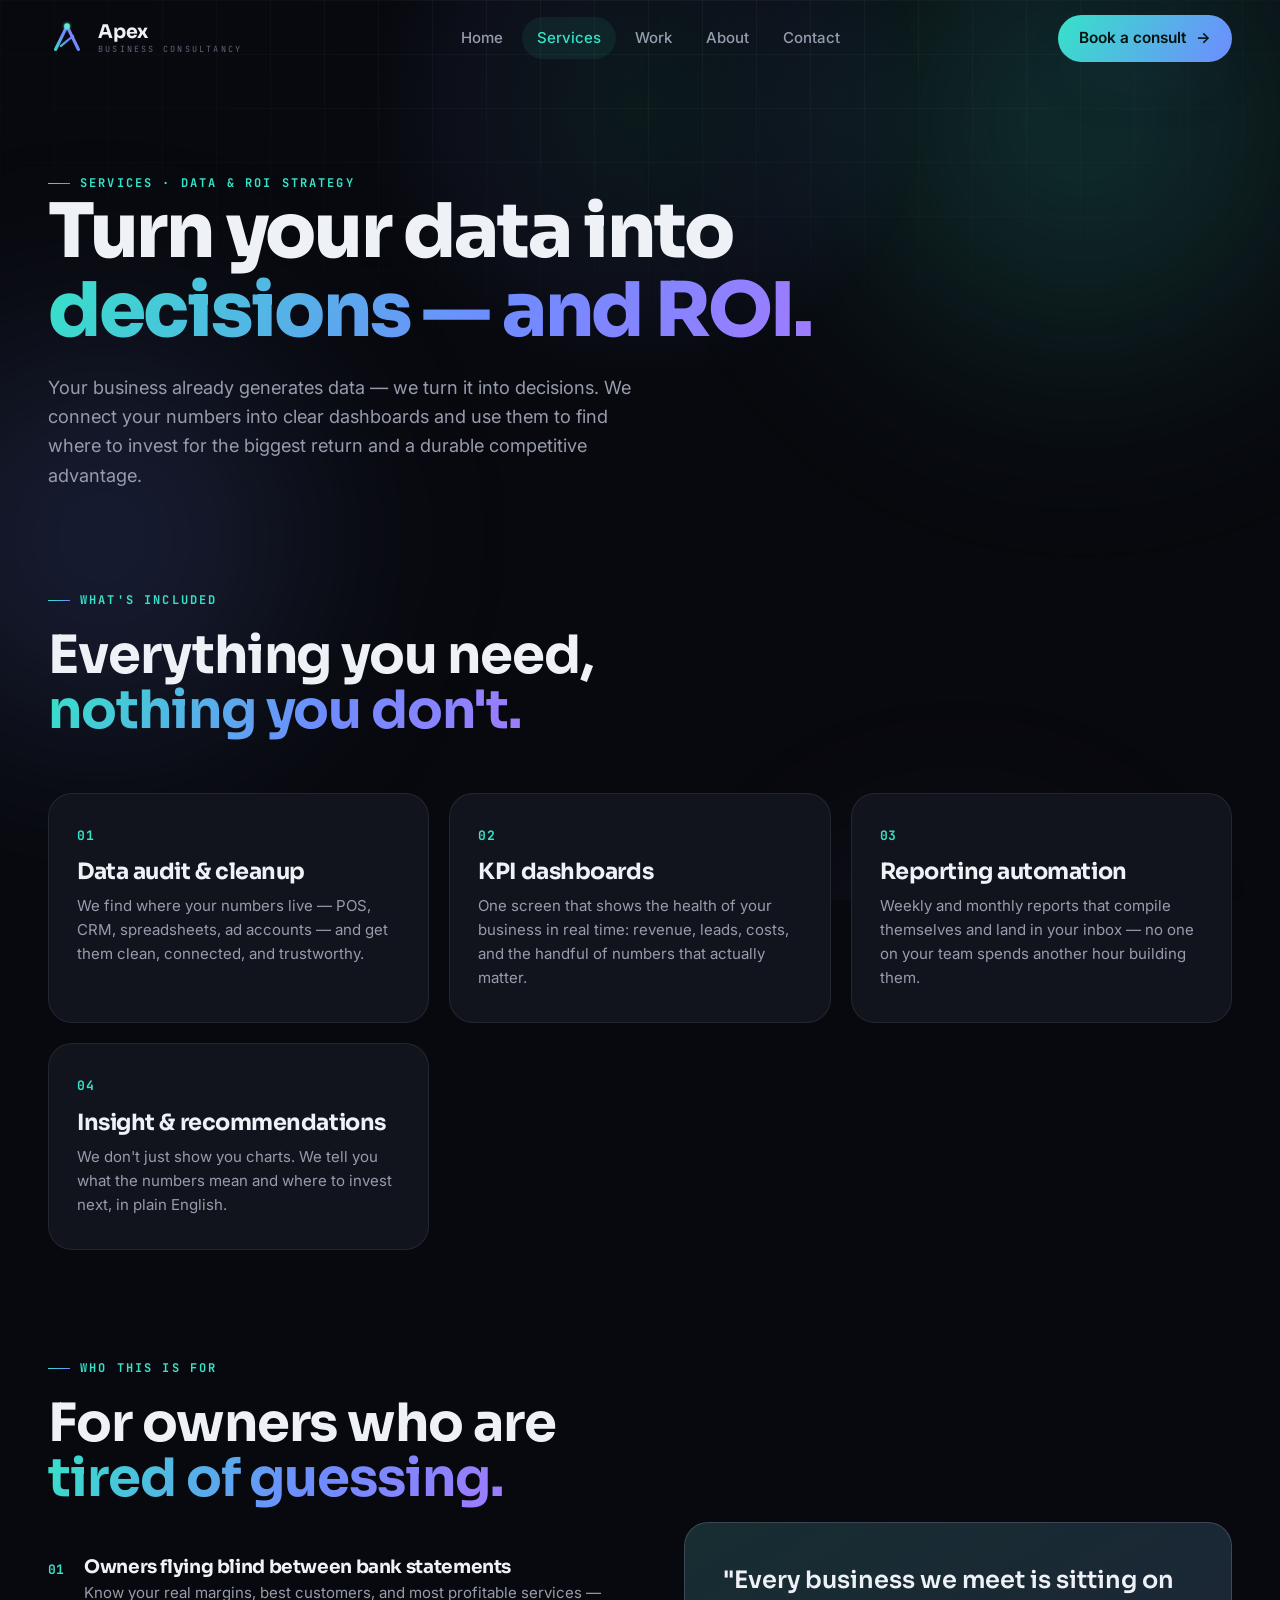
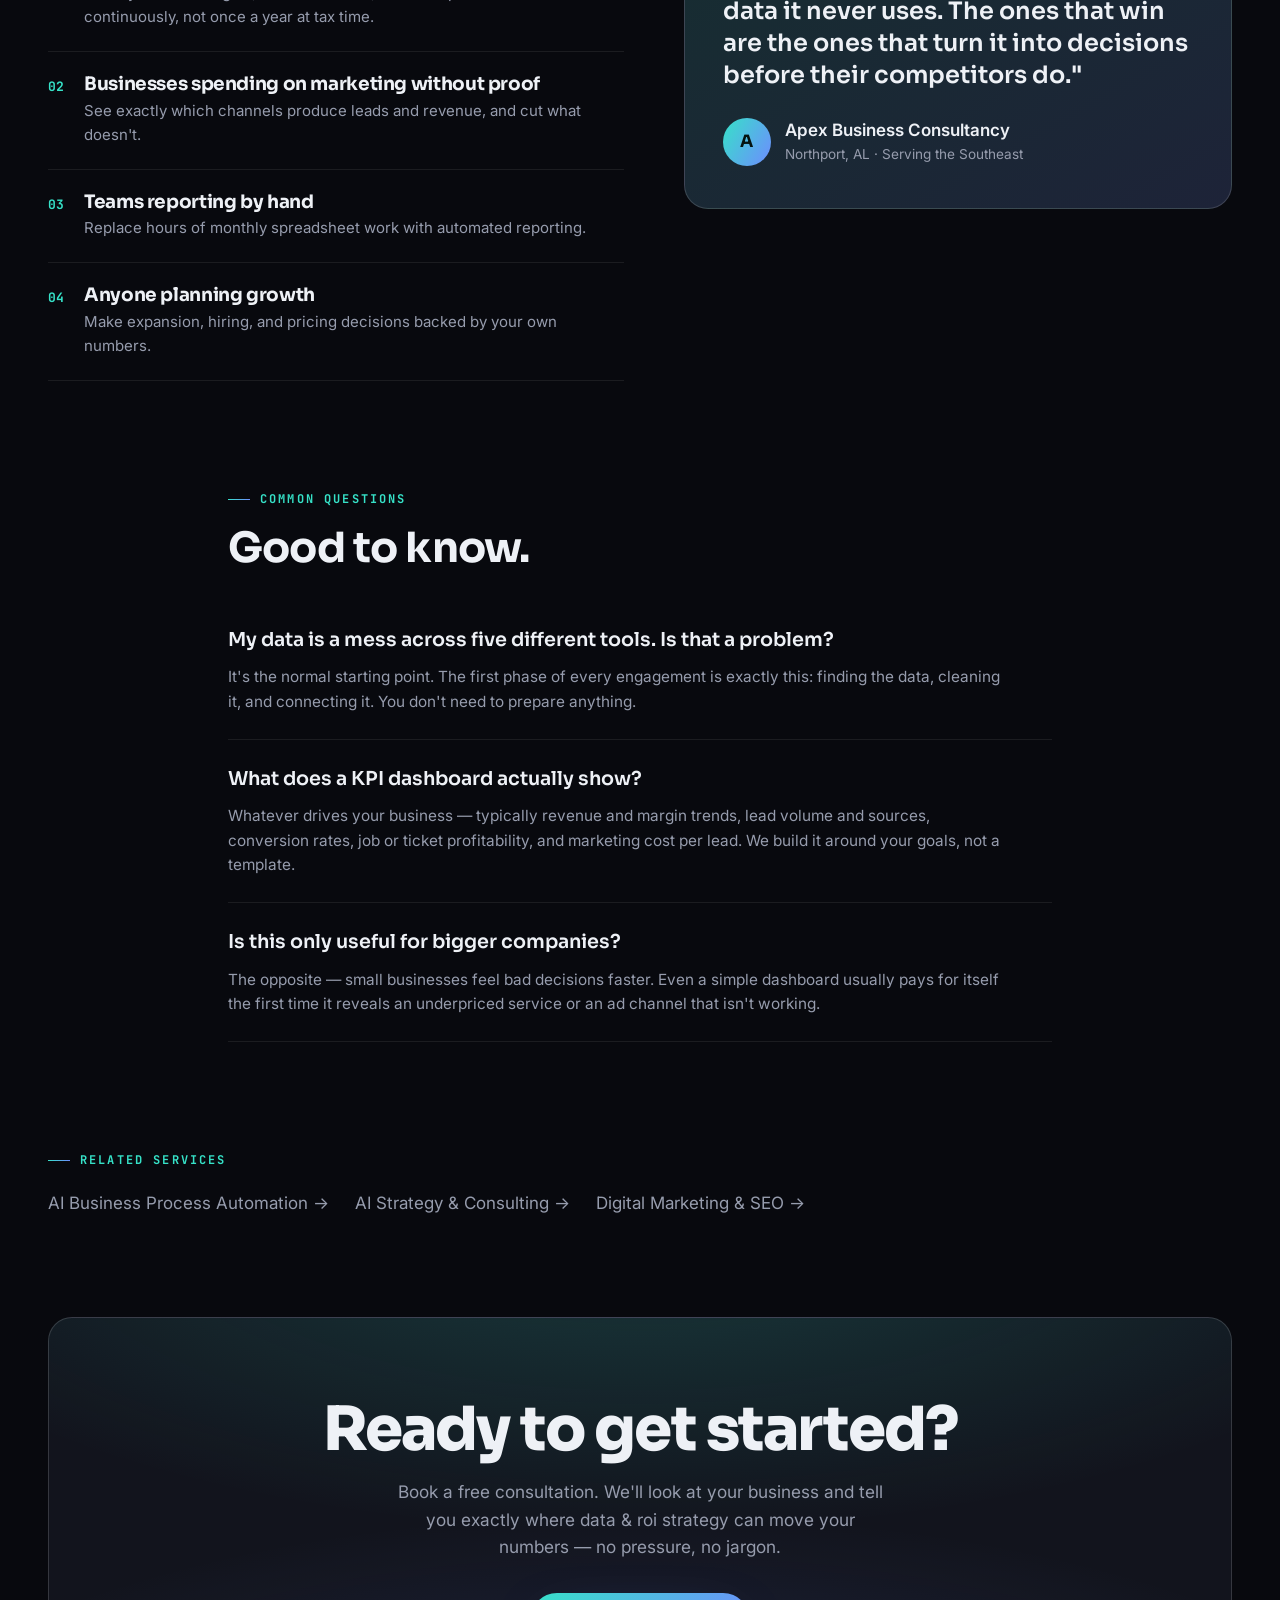
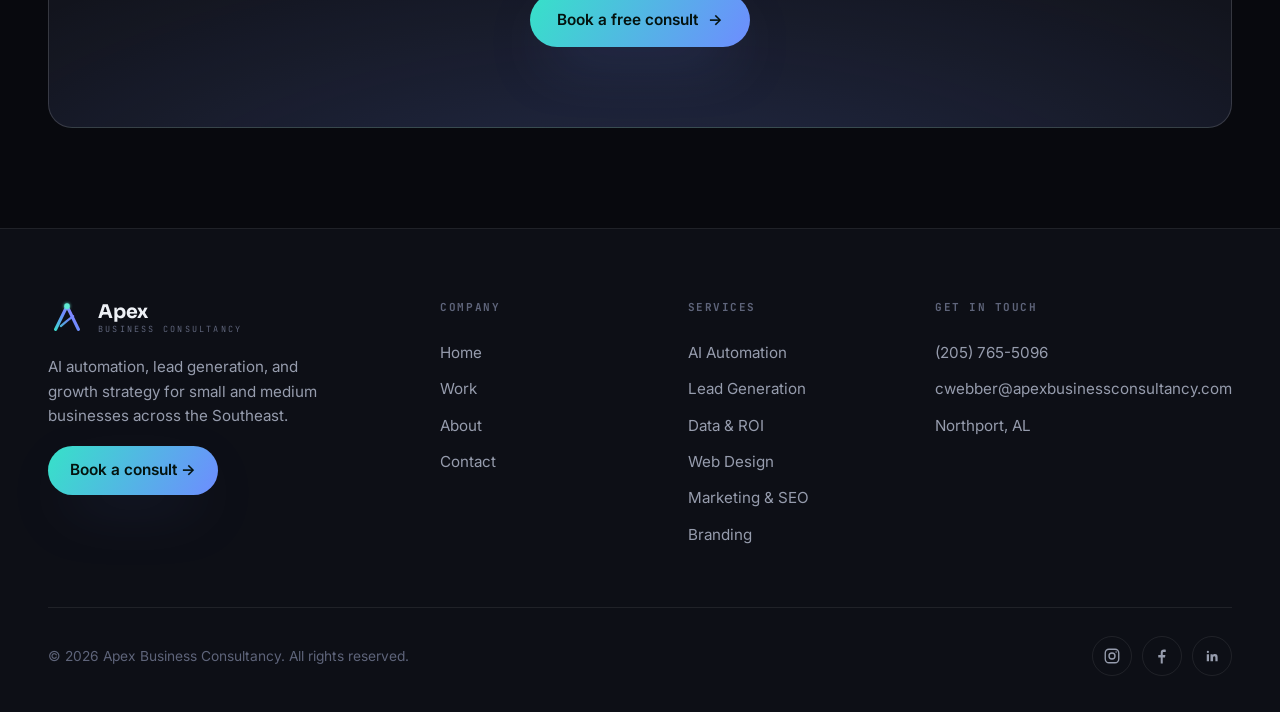
<file: services/data-analytics/index.html>
<!DOCTYPE html>
<html lang="en">
<head>
<meta charset="UTF-8">
<meta name="viewport" content="width=device-width, initial-scale=1.0">
<title>Data Analytics & ROI Strategy for Small Business | Apex Business Consultancy</title>
<meta name="description" content="Turn scattered business data into clear decisions. KPI dashboards, reporting automation, and ROI-focused analytics consulting for small and medium businesses in Alabama and the Southeast.">

<link rel="canonical" href="https://www.apexbusinessconsultancy.com/services/data-analytics/">
<meta name="robots" content="index, follow, max-image-preview:large">
<meta name="theme-color" content="#08090E">
<meta name="author" content="Apex Business Consultancy">
<meta name="geo.region" content="US-AL">
<meta name="geo.placename" content="Northport, Alabama">

<meta property="og:type" content="website">
<meta property="og:site_name" content="Apex Business Consultancy">
<meta property="og:title" content="Data Analytics & ROI Strategy for Small Business | Apex Business Consultancy">
<meta property="og:description" content="Turn scattered business data into clear decisions. KPI dashboards, reporting automation, and ROI-focused analytics consulting for small and medium businesses in Alabama and the Southeast.">
<meta property="og:url" content="https://www.apexbusinessconsultancy.com/services/data-analytics/">
<meta property="og:locale" content="en_US">
<meta property="og:image" content="https://www.apexbusinessconsultancy.com/assets/og-image.png">
<meta property="og:image:width" content="1200">
<meta property="og:image:height" content="630">
<meta property="og:image:alt" content="Apex Business Consultancy — AI Automation, Web Design, Marketing and Growth">

<meta name="twitter:card" content="summary_large_image">
<meta name="twitter:image" content="https://www.apexbusinessconsultancy.com/assets/og-image.png">
<meta name="twitter:title" content="Data Analytics & ROI Strategy for Small Business | Apex Business Consultancy">
<meta name="twitter:description" content="Turn scattered business data into clear decisions. KPI dashboards, reporting automation, and ROI-focused analytics consulting for small and medium businesses in Alabama and the Southeast.">

<script type="application/ld+json">
{
 "@context": "https://schema.org",
 "@type": "Service",
 "name": "Data & ROI Strategy",
 "description": "Turn scattered business data into clear decisions. KPI dashboards, reporting automation, and ROI-focused analytics consulting for small and medium businesses in Alabama and the Southeast.",
 "url": "https://www.apexbusinessconsultancy.com/services/data-analytics/",
 "serviceType": "Data & ROI Strategy",
 "provider": {
  "@type": "ProfessionalService",
  "name": "Apex Business Consultancy",
  "telephone": "+1-205-765-5096",
  "email": "cwebber@apexbusinessconsultancy.com",
  "address": {
   "@type": "PostalAddress",
   "addressLocality": "Northport",
   "addressRegion": "AL",
   "addressCountry": "US"
  }
 },
 "areaServed": {
  "@type": "State",
  "name": [
   "Alabama",
   "Georgia",
   "Mississippi",
   "Tennessee",
   "Florida",
   "South Carolina",
   "North Carolina",
   "Louisiana"
  ]
 }
}
</script>
<script type="application/ld+json">
{
 "@context": "https://schema.org",
 "@type": "FAQPage",
 "mainEntity": [
  {
   "@type": "Question",
   "name": "My data is a mess across five different tools. Is that a problem?",
   "acceptedAnswer": {
    "@type": "Answer",
    "text": "It's the normal starting point. The first phase of every engagement is exactly this: finding the data, cleaning it, and connecting it. You don't need to prepare anything."
   }
  },
  {
   "@type": "Question",
   "name": "What does a KPI dashboard actually show?",
   "acceptedAnswer": {
    "@type": "Answer",
    "text": "Whatever drives your business \u2014 typically revenue and margin trends, lead volume and sources, conversion rates, job or ticket profitability, and marketing cost per lead. We build it around your goals, not a template."
   }
  },
  {
   "@type": "Question",
   "name": "Is this only useful for bigger companies?",
   "acceptedAnswer": {
    "@type": "Answer",
    "text": "The opposite \u2014 small businesses feel bad decisions faster. Even a simple dashboard usually pays for itself the first time it reveals an underpriced service or an ad channel that isn't working."
   }
  }
 ]
}
</script>
<script type="application/ld+json">
{
 "@context": "https://schema.org",
 "@type": "BreadcrumbList",
 "itemListElement": [
  {
   "@type": "ListItem",
   "position": 1,
   "name": "Home",
   "item": "https://www.apexbusinessconsultancy.com/"
  },
  {
   "@type": "ListItem",
   "position": 2,
   "name": "Services",
   "item": "https://www.apexbusinessconsultancy.com/services/"
  },
  {
   "@type": "ListItem",
   "position": 3,
   "name": "Data & ROI Strategy",
   "item": "https://www.apexbusinessconsultancy.com/services/data-analytics/"
  }
 ]
}
</script>

<link rel="icon" href="data:image/svg+xml,%3Csvg xmlns='http://www.w3.org/2000/svg' viewBox='0 0 40 40'%3E%3Cdefs%3E%3ClinearGradient id='g' x1='6' y1='34' x2='34' y2='6' gradientUnits='userSpaceOnUse'%3E%3Cstop offset='0' stop-color='%2336E2C8'/%3E%3Cstop offset='.5' stop-color='%236E8CFF'/%3E%3Cstop offset='1' stop-color='%23A07BFF'/%3E%3C/linearGradient%3E%3C/defs%3E%3Cpath d='M8 32 L20 7.5 L32 32' stroke='url(%23g)' stroke-width='3.4' fill='none' stroke-linecap='round' stroke-linejoin='round'/%3E%3Cpath d='M13.5 28.5 L20 23 L26.5 18' stroke='url(%23g)' stroke-width='2.3' fill='none' stroke-linecap='round' stroke-linejoin='round'/%3E%3Ccircle cx='20' cy='7.5' r='2.9' fill='%235EEAD4'/%3E%3C/svg%3E">
<link rel="preconnect" href="https://fonts.googleapis.com">
<link rel="preconnect" href="https://fonts.gstatic.com" crossorigin>
<link href="https://fonts.googleapis.com/css2?family=Inter:wght@400;500;600&family=JetBrains+Mono:wght@400;700&family=Sora:wght@500;600;700;800&display=swap" rel="stylesheet">
<link rel="stylesheet" href="/assets/site.css">
</head>
<body>
<div class="bg"><span class="aura a1"></span><span class="aura a2"></span><span class="aura a3"></span><span class="grid"></span></div>
<div class="spotlight" id="spotlight"></div>

<nav class="nav" id="nav">
  <div class="nav-inner">
    <a href="/" class="logo" aria-label="Apex Business Consultancy home">
      <svg class="mark" viewBox="0 0 40 40" fill="none" aria-hidden="true"><defs><linearGradient id="ag1" x1="6" y1="34" x2="34" y2="6" gradientUnits="userSpaceOnUse"><stop offset="0" stop-color="#36E2C8"/><stop offset=".5" stop-color="#6E8CFF"/><stop offset="1" stop-color="#A07BFF"/></linearGradient><filter id="gl1" x="-60%" y="-60%" width="220%" height="220%"><feGaussianBlur stdDeviation="1.4" result="b"/><feMerge><feMergeNode in="b"/><feMergeNode in="SourceGraphic"/></feMerge></filter></defs><path d="M8 32 L20 7.5 L32 32" stroke="url(#ag1)" stroke-width="3.4" stroke-linecap="round" stroke-linejoin="round"/><path d="M13.5 28.5 L20 23 L26.5 18" stroke="url(#ag1)" stroke-width="2.3" stroke-linecap="round" stroke-linejoin="round" opacity=".95"/><circle cx="20" cy="7.5" r="2.9" fill="#5EEAD4" filter="url(#gl1)"/></svg>
      <span class="wm"><b>Apex</b><small>Business Consultancy</small></span>
    </a>
    <div class="nav-links" id="navLinks">
      <a href="/">Home</a>
      <a href="/services/" class="active">Services</a>
      <a href="/work/">Work</a>
      <a href="/about/">About</a>
      <a href="/contact/">Contact</a>
    </div>
    <div class="nav-cta">
      <a href="/contact/" class="btn btn-primary">Book a consult <span class="arr">→</span></a>
      <button class="burger" id="burger" aria-label="Open menu" aria-expanded="false"><span></span><span></span><span></span></button>
    </div>
  </div>
</nav>

<div class="drawer" id="drawer">
  <a href="/">Home</a>
  <a href="/services/">Services</a>
  <a href="/work/">Work</a>
  <a href="/about/">About</a>
  <a href="/contact/">Contact</a>
  <a href="/contact/" class="btn btn-primary" style="font-family:var(--fb);font-size:1rem">Book a consult →</a>
</div>

<main id="app">
<section class="page active">
  <div class="phero">
    <div class="wrap">
      <div class="eyebrow reveal">Services · Data & ROI Strategy</div>
      <h1 class="reveal d1">Turn your data into <span class="gtext">decisions — and ROI.</span></h1>
      <p class="reveal d2">Your business already generates data — we turn it into decisions. We connect your numbers into clear dashboards and use them to find where to invest for the biggest return and a durable competitive advantage.</p>
    </div>
  </div>

  <div class="block" style="padding-top:36px">
    <div class="wrap">
      <div class="section-head reveal">
        <div class="eyebrow">What's included</div>
        <h2>Everything you need, <span class="gtext">nothing you don't.</span></h2>
      </div>
      <div class="values">
        <div class="value reveal d1"><div class="vn">01</div><h3>Data audit & cleanup</h3><p>We find where your numbers live — POS, CRM, spreadsheets, ad accounts — and get them clean, connected, and trustworthy.</p></div>
        <div class="value reveal d2"><div class="vn">02</div><h3>KPI dashboards</h3><p>One screen that shows the health of your business in real time: revenue, leads, costs, and the handful of numbers that actually matter.</p></div>
        <div class="value reveal d3"><div class="vn">03</div><h3>Reporting automation</h3><p>Weekly and monthly reports that compile themselves and land in your inbox — no one on your team spends another hour building them.</p></div>
        <div class="value reveal d1"><div class="vn">04</div><h3>Insight & recommendations</h3><p>We don't just show you charts. We tell you what the numbers mean and where to invest next, in plain English.</p></div>
      </div>
    </div>
  </div>

  <div class="block" style="padding-top:0">
    <div class="wrap">
      <div class="why">
        <div class="reveal">
          <div class="section-head" style="margin-bottom:28px">
            <div class="eyebrow">Who this is for</div>
            <h2>For owners who are <span class="gtext">tired of guessing.</span></h2>
          </div>
          <div>
            <div class="why-item"><span class="wi">01</span><div><h4>Owners flying blind between bank statements</h4><p>Know your real margins, best customers, and most profitable services — continuously, not once a year at tax time.</p></div></div>
            <div class="why-item"><span class="wi">02</span><div><h4>Businesses spending on marketing without proof</h4><p>See exactly which channels produce leads and revenue, and cut what doesn't.</p></div></div>
            <div class="why-item"><span class="wi">03</span><div><h4>Teams reporting by hand</h4><p>Replace hours of monthly spreadsheet work with automated reporting.</p></div></div>
            <div class="why-item"><span class="wi">04</span><div><h4>Anyone planning growth</h4><p>Make expansion, hiring, and pricing decisions backed by your own numbers.</p></div></div>
          </div>
        </div>
        <div class="why-card reveal d2">
          <div class="quote">"Every business we meet is sitting on data it never uses. The ones that win are the ones that turn it into decisions before their competitors do."</div>
          <div class="who"><div class="av">A</div><div><div class="nm">Apex Business Consultancy</div><div class="rl">Northport, AL · Serving the Southeast</div></div></div>
        </div>
      </div>
    </div>
  </div>

  <div class="block" style="padding-top:0">
    <div class="wrap" style="max-width:880px">
      <div class="section-head reveal" style="margin-bottom:30px">
        <div class="eyebrow">Common questions</div>
        <h2 style="font-size:clamp(1.8rem,4vw,2.6rem)">Good to know.</h2>
      </div>
      <div class="reveal">
        <div class="faq-item"><div class="faq-q">My data is a mess across five different tools. Is that a problem?</div><div class="faq-a">It's the normal starting point. The first phase of every engagement is exactly this: finding the data, cleaning it, and connecting it. You don't need to prepare anything.</div></div>
        <div class="faq-item"><div class="faq-q">What does a KPI dashboard actually show?</div><div class="faq-a">Whatever drives your business — typically revenue and margin trends, lead volume and sources, conversion rates, job or ticket profitability, and marketing cost per lead. We build it around your goals, not a template.</div></div>
        <div class="faq-item"><div class="faq-q">Is this only useful for bigger companies?</div><div class="faq-a">The opposite — small businesses feel bad decisions faster. Even a simple dashboard usually pays for itself the first time it reveals an underpriced service or an ad channel that isn't working.</div></div>
      </div>
    </div>
  </div>

  <div class="block" style="padding-top:0">
    <div class="wrap">
      <div class="section-head reveal" style="margin-bottom:20px">
        <div class="eyebrow">Related services</div>
      </div>
      <div class="reveal" style="display:flex;flex-wrap:wrap;gap:14px 0">
          <a class="lk" href="/services/ai-automation/" style="margin-right:26px">AI Business Process Automation →</a>
          <a class="lk" href="/services/ai-consulting/" style="margin-right:26px">AI Strategy & Consulting →</a>
          <a class="lk" href="/services/digital-marketing/" style="margin-right:26px">Digital Marketing & SEO →</a>
      </div>
    </div>
  </div>

  <div class="block" style="padding-top:0">
    <div class="wrap">
      <div class="cta-block reveal">
        <h2>Ready to get started?</h2>
        <p>Book a free consultation. We'll look at your business and tell you exactly where data & roi strategy can move your numbers — no pressure, no jargon.</p>
        <div class="cta-actions"><a href="/contact/" class="btn btn-primary">Book a free consult <span class="arr">→</span></a></div>
      </div>
    </div>
  </div>

</section>

</main>
<footer>
  <div class="wrap">
    <div class="foot-top">
      <div class="foot-brand">
        <a href="/" class="logo">
          <svg class="mark" viewBox="0 0 40 40" fill="none" aria-hidden="true"><defs><linearGradient id="ag2" x1="6" y1="34" x2="34" y2="6" gradientUnits="userSpaceOnUse"><stop offset="0" stop-color="#36E2C8"/><stop offset=".5" stop-color="#6E8CFF"/><stop offset="1" stop-color="#A07BFF"/></linearGradient><filter id="gl2" x="-60%" y="-60%" width="220%" height="220%"><feGaussianBlur stdDeviation="1.4" result="b"/><feMerge><feMergeNode in="b"/><feMergeNode in="SourceGraphic"/></feMerge></filter></defs><path d="M8 32 L20 7.5 L32 32" stroke="url(#ag2)" stroke-width="3.4" stroke-linecap="round" stroke-linejoin="round"/><path d="M13.5 28.5 L20 23 L26.5 18" stroke="url(#ag2)" stroke-width="2.3" stroke-linecap="round" stroke-linejoin="round" opacity=".95"/><circle cx="20" cy="7.5" r="2.9" fill="#5EEAD4" filter="url(#gl2)"/></svg>
          <span class="wm"><b>Apex</b><small>Business Consultancy</small></span>
        </a>
        <p>AI automation, lead generation, and growth strategy for small and medium businesses across the Southeast.</p>
        <a href="/contact/" class="btn btn-primary" style="padding:12px 22px">Book a consult →</a>
      </div>
      <div class="foot-col">
        <h5>Company</h5>
        <a href="/">Home</a>
        <a href="/work/">Work</a>
        <a href="/about/">About</a>
        <a href="/contact/">Contact</a>
      </div>
      <div class="foot-col">
        <h5>Services</h5>
        <a href="/services/ai-automation/">AI Automation</a>
        <a href="/services/lead-generation/">Lead Generation</a>
        <a href="/services/data-analytics/">Data &amp; ROI</a>
        <a href="/services/web-design/">Web Design</a>
        <a href="/services/digital-marketing/">Marketing &amp; SEO</a>
        <a href="/services/branding/">Branding</a>
      </div>
      <div class="foot-col">
        <h5>Get in touch</h5>
        <a href="tel:+12057655096">(205) 765-5096</a>
        <a href="mailto:cwebber@apexbusinessconsultancy.com">cwebber@apexbusinessconsultancy.com</a>
        <a style="cursor:default">Northport, AL</a>
      </div>
    </div>
    <div class="foot-bottom">
      <p>© <span id="year"></span> Apex Business Consultancy. All rights reserved.</p>
      <div class="socials">
        <a href="#" aria-label="Instagram"><svg width="18" height="18" viewBox="0 0 24 24" fill="none" stroke="currentColor" stroke-width="1.8"><rect x="3" y="3" width="18" height="18" rx="5"/><circle cx="12" cy="12" r="4"/><circle cx="17.5" cy="6.5" r="1" fill="currentColor" stroke="none"/></svg></a>
        <a href="#" aria-label="Facebook"><svg width="18" height="18" viewBox="0 0 24 24" fill="currentColor"><path d="M13 22v-8h3l.5-3.5H13V8.3c0-1 .3-1.7 1.8-1.7H17V3.5c-.3 0-1.3-.1-2.5-.1-2.5 0-4.2 1.5-4.2 4.3v2.8H7V14h3.3v8H13z"/></svg></a>
        <a href="#" aria-label="LinkedIn"><svg width="18" height="18" viewBox="0 0 24 24" fill="currentColor"><path d="M6.5 8A1.5 1.5 0 1 0 6.5 5 1.5 1.5 0 0 0 6.5 8zM5 9.5h3V19H5zM10 9.5h2.9v1.3h.04c.4-.75 1.4-1.55 2.9-1.55 3.1 0 3.66 2 3.66 4.7V19h-3v-4.3c0-1 0-2.35-1.45-2.35s-1.65 1.12-1.65 2.27V19H10z"/></svg></a>
      </div>
    </div>
  </div>
</footer>

<script src="/assets/site.js" defer></script>
</body>
</html>
</file>
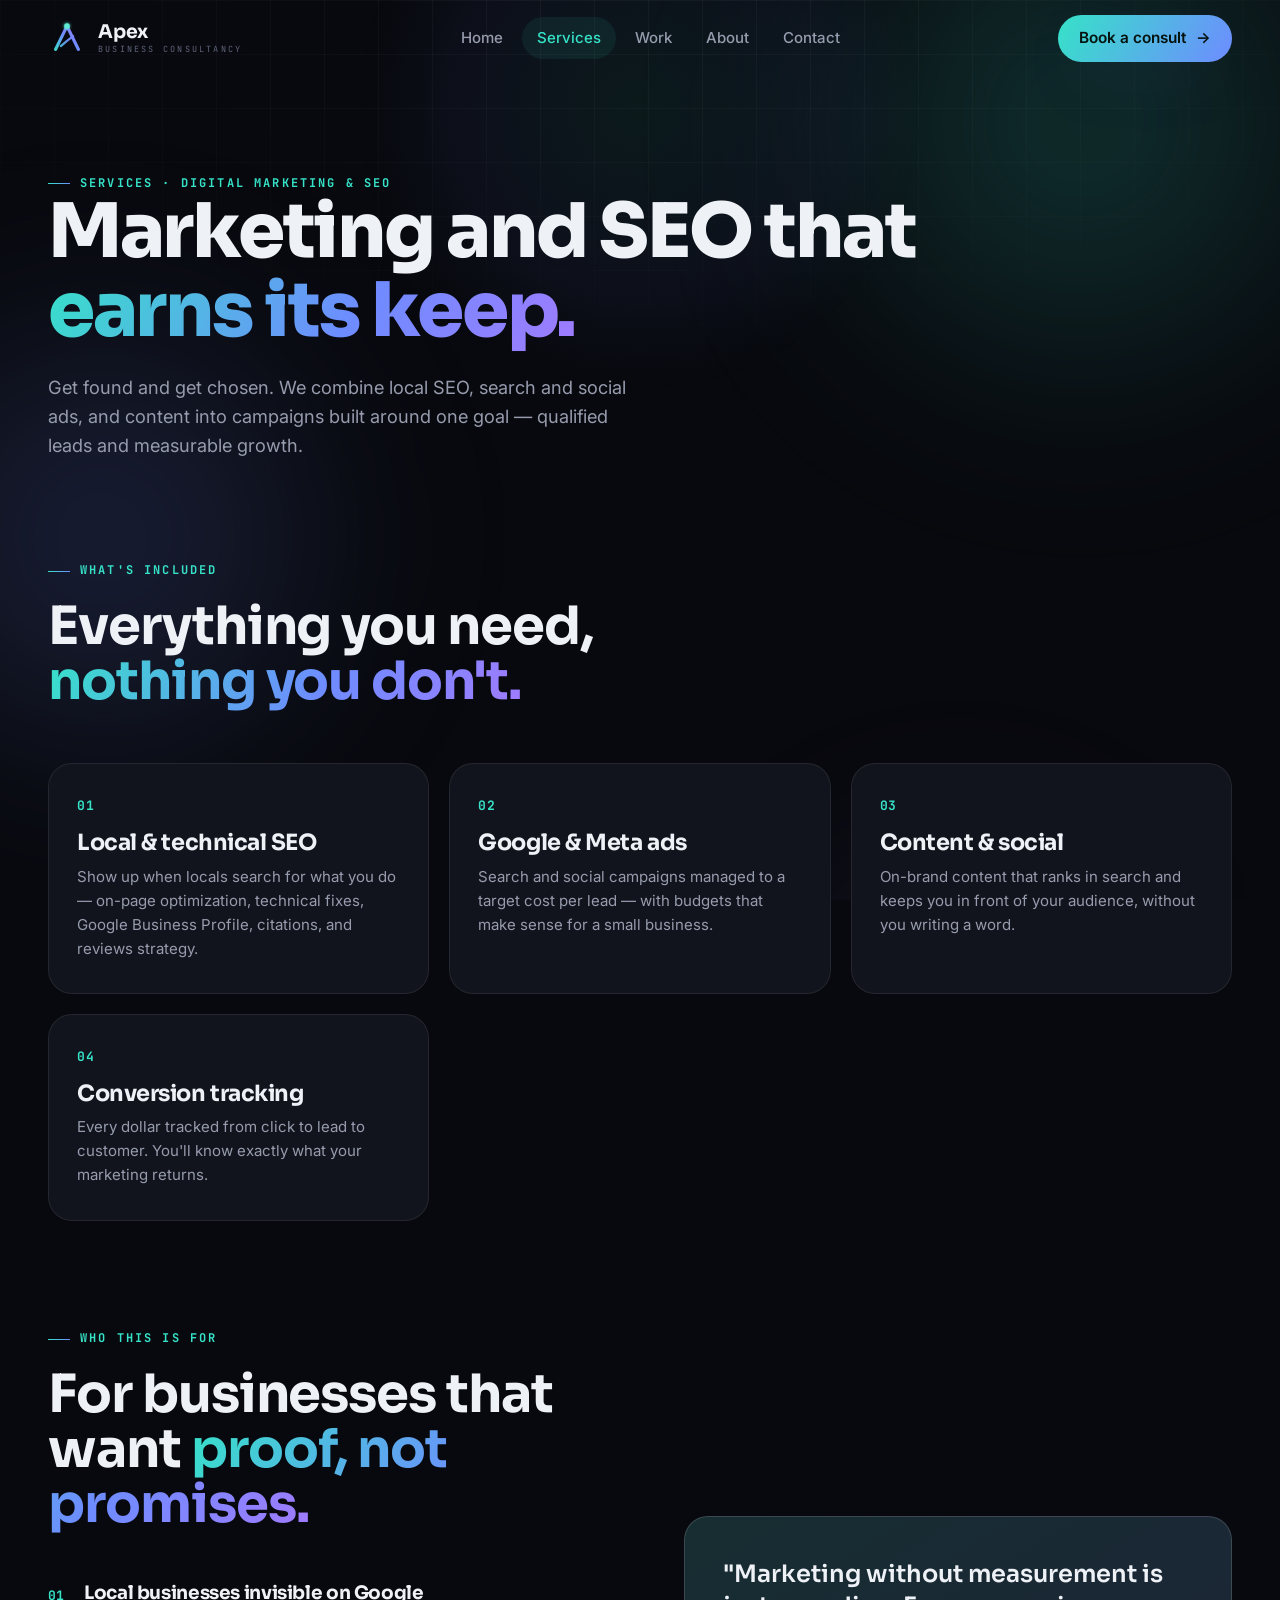
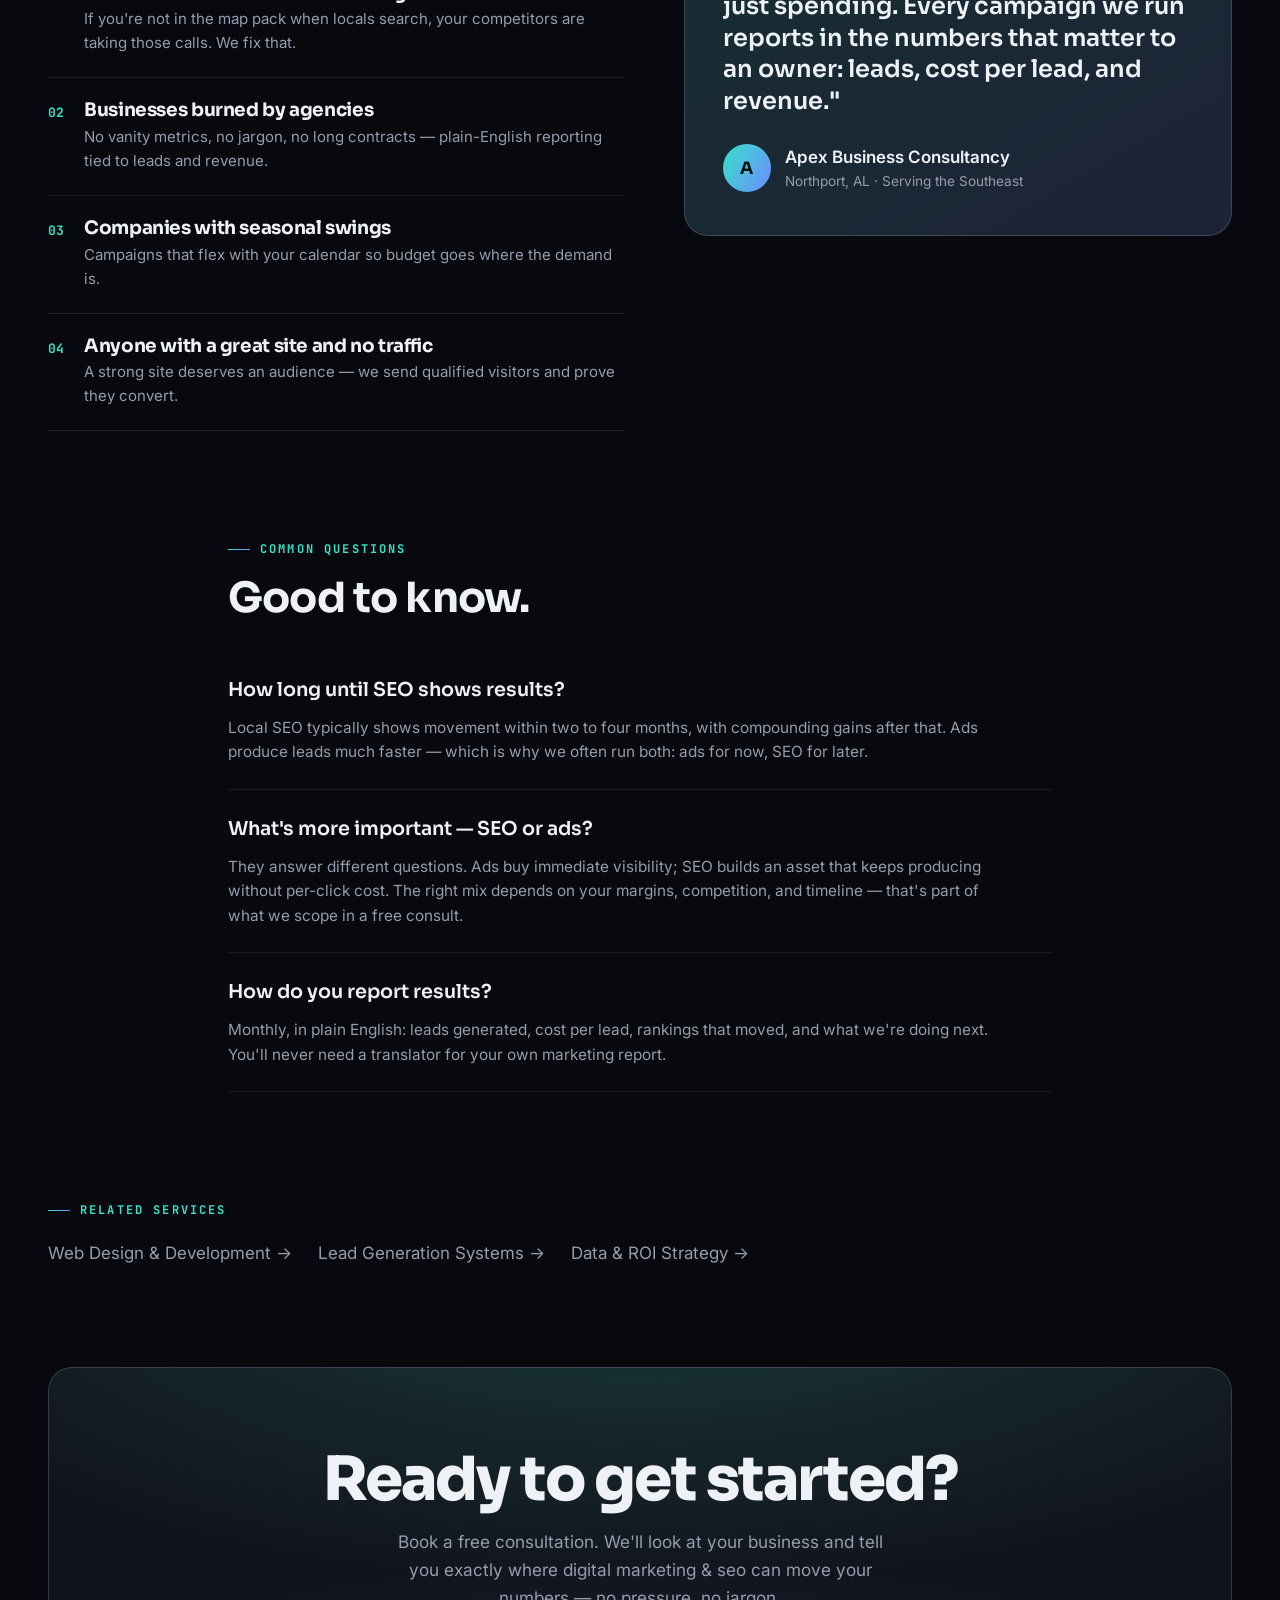
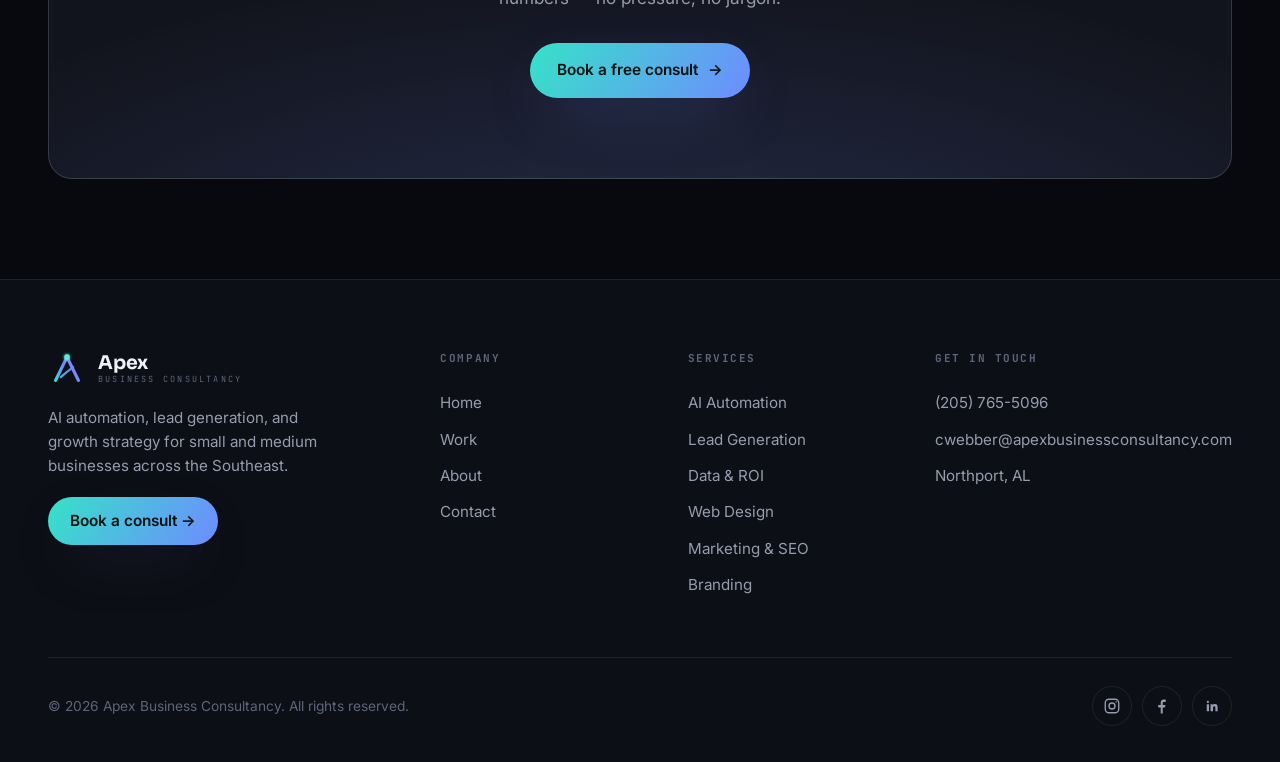
<file: services/digital-marketing/index.html>
<!DOCTYPE html>
<html lang="en">
<head>
<meta charset="UTF-8">
<meta name="viewport" content="width=device-width, initial-scale=1.0">
<title>Digital Marketing & SEO Services in Tuscaloosa, AL | Apex Business Consultancy</title>
<meta name="description" content="Local SEO, Google & Meta ads, content, and conversion tracking for small businesses in Tuscaloosa, Northport, and across Alabama. Get found, get chosen, and see exactly what your marketing returns.">

<link rel="canonical" href="https://www.apexbusinessconsultancy.com/services/digital-marketing/">
<meta name="robots" content="index, follow, max-image-preview:large">
<meta name="theme-color" content="#08090E">
<meta name="author" content="Apex Business Consultancy">
<meta name="geo.region" content="US-AL">
<meta name="geo.placename" content="Northport, Alabama">

<meta property="og:type" content="website">
<meta property="og:site_name" content="Apex Business Consultancy">
<meta property="og:title" content="Digital Marketing & SEO Services in Tuscaloosa, AL | Apex Business Consultancy">
<meta property="og:description" content="Local SEO, Google & Meta ads, content, and conversion tracking for small businesses in Tuscaloosa, Northport, and across Alabama. Get found, get chosen, and see exactly what your marketing returns.">
<meta property="og:url" content="https://www.apexbusinessconsultancy.com/services/digital-marketing/">
<meta property="og:locale" content="en_US">
<meta property="og:image" content="https://www.apexbusinessconsultancy.com/assets/og-image.png">
<meta property="og:image:width" content="1200">
<meta property="og:image:height" content="630">
<meta property="og:image:alt" content="Apex Business Consultancy — AI Automation, Web Design, Marketing and Growth">

<meta name="twitter:card" content="summary_large_image">
<meta name="twitter:image" content="https://www.apexbusinessconsultancy.com/assets/og-image.png">
<meta name="twitter:title" content="Digital Marketing & SEO Services in Tuscaloosa, AL | Apex Business Consultancy">
<meta name="twitter:description" content="Local SEO, Google & Meta ads, content, and conversion tracking for small businesses in Tuscaloosa, Northport, and across Alabama. Get found, get chosen, and see exactly what your marketing returns.">

<script type="application/ld+json">
{
 "@context": "https://schema.org",
 "@type": "Service",
 "name": "Digital Marketing & SEO",
 "description": "Local SEO, Google & Meta ads, content, and conversion tracking for small businesses in Tuscaloosa, Northport, and across Alabama. Get found, get chosen, and see exactly what your marketing returns.",
 "url": "https://www.apexbusinessconsultancy.com/services/digital-marketing/",
 "serviceType": "Digital Marketing & SEO",
 "provider": {
  "@type": "ProfessionalService",
  "name": "Apex Business Consultancy",
  "telephone": "+1-205-765-5096",
  "email": "cwebber@apexbusinessconsultancy.com",
  "address": {
   "@type": "PostalAddress",
   "addressLocality": "Northport",
   "addressRegion": "AL",
   "addressCountry": "US"
  }
 },
 "areaServed": {
  "@type": "State",
  "name": [
   "Alabama",
   "Georgia",
   "Mississippi",
   "Tennessee",
   "Florida",
   "South Carolina",
   "North Carolina",
   "Louisiana"
  ]
 }
}
</script>
<script type="application/ld+json">
{
 "@context": "https://schema.org",
 "@type": "FAQPage",
 "mainEntity": [
  {
   "@type": "Question",
   "name": "How long until SEO shows results?",
   "acceptedAnswer": {
    "@type": "Answer",
    "text": "Local SEO typically shows movement within two to four months, with compounding gains after that. Ads produce leads much faster \u2014 which is why we often run both: ads for now, SEO for later."
   }
  },
  {
   "@type": "Question",
   "name": "What's more important \u2014 SEO or ads?",
   "acceptedAnswer": {
    "@type": "Answer",
    "text": "They answer different questions. Ads buy immediate visibility; SEO builds an asset that keeps producing without per-click cost. The right mix depends on your margins, competition, and timeline \u2014 that's part of what we scope in a free consult."
   }
  },
  {
   "@type": "Question",
   "name": "How do you report results?",
   "acceptedAnswer": {
    "@type": "Answer",
    "text": "Monthly, in plain English: leads generated, cost per lead, rankings that moved, and what we're doing next. You'll never need a translator for your own marketing report."
   }
  }
 ]
}
</script>
<script type="application/ld+json">
{
 "@context": "https://schema.org",
 "@type": "BreadcrumbList",
 "itemListElement": [
  {
   "@type": "ListItem",
   "position": 1,
   "name": "Home",
   "item": "https://www.apexbusinessconsultancy.com/"
  },
  {
   "@type": "ListItem",
   "position": 2,
   "name": "Services",
   "item": "https://www.apexbusinessconsultancy.com/services/"
  },
  {
   "@type": "ListItem",
   "position": 3,
   "name": "Digital Marketing & SEO",
   "item": "https://www.apexbusinessconsultancy.com/services/digital-marketing/"
  }
 ]
}
</script>

<link rel="icon" href="data:image/svg+xml,%3Csvg xmlns='http://www.w3.org/2000/svg' viewBox='0 0 40 40'%3E%3Cdefs%3E%3ClinearGradient id='g' x1='6' y1='34' x2='34' y2='6' gradientUnits='userSpaceOnUse'%3E%3Cstop offset='0' stop-color='%2336E2C8'/%3E%3Cstop offset='.5' stop-color='%236E8CFF'/%3E%3Cstop offset='1' stop-color='%23A07BFF'/%3E%3C/linearGradient%3E%3C/defs%3E%3Cpath d='M8 32 L20 7.5 L32 32' stroke='url(%23g)' stroke-width='3.4' fill='none' stroke-linecap='round' stroke-linejoin='round'/%3E%3Cpath d='M13.5 28.5 L20 23 L26.5 18' stroke='url(%23g)' stroke-width='2.3' fill='none' stroke-linecap='round' stroke-linejoin='round'/%3E%3Ccircle cx='20' cy='7.5' r='2.9' fill='%235EEAD4'/%3E%3C/svg%3E">
<link rel="preconnect" href="https://fonts.googleapis.com">
<link rel="preconnect" href="https://fonts.gstatic.com" crossorigin>
<link href="https://fonts.googleapis.com/css2?family=Inter:wght@400;500;600&family=JetBrains+Mono:wght@400;700&family=Sora:wght@500;600;700;800&display=swap" rel="stylesheet">
<link rel="stylesheet" href="/assets/site.css">
</head>
<body>
<div class="bg"><span class="aura a1"></span><span class="aura a2"></span><span class="aura a3"></span><span class="grid"></span></div>
<div class="spotlight" id="spotlight"></div>

<nav class="nav" id="nav">
  <div class="nav-inner">
    <a href="/" class="logo" aria-label="Apex Business Consultancy home">
      <svg class="mark" viewBox="0 0 40 40" fill="none" aria-hidden="true"><defs><linearGradient id="ag1" x1="6" y1="34" x2="34" y2="6" gradientUnits="userSpaceOnUse"><stop offset="0" stop-color="#36E2C8"/><stop offset=".5" stop-color="#6E8CFF"/><stop offset="1" stop-color="#A07BFF"/></linearGradient><filter id="gl1" x="-60%" y="-60%" width="220%" height="220%"><feGaussianBlur stdDeviation="1.4" result="b"/><feMerge><feMergeNode in="b"/><feMergeNode in="SourceGraphic"/></feMerge></filter></defs><path d="M8 32 L20 7.5 L32 32" stroke="url(#ag1)" stroke-width="3.4" stroke-linecap="round" stroke-linejoin="round"/><path d="M13.5 28.5 L20 23 L26.5 18" stroke="url(#ag1)" stroke-width="2.3" stroke-linecap="round" stroke-linejoin="round" opacity=".95"/><circle cx="20" cy="7.5" r="2.9" fill="#5EEAD4" filter="url(#gl1)"/></svg>
      <span class="wm"><b>Apex</b><small>Business Consultancy</small></span>
    </a>
    <div class="nav-links" id="navLinks">
      <a href="/">Home</a>
      <a href="/services/" class="active">Services</a>
      <a href="/work/">Work</a>
      <a href="/about/">About</a>
      <a href="/contact/">Contact</a>
    </div>
    <div class="nav-cta">
      <a href="/contact/" class="btn btn-primary">Book a consult <span class="arr">→</span></a>
      <button class="burger" id="burger" aria-label="Open menu" aria-expanded="false"><span></span><span></span><span></span></button>
    </div>
  </div>
</nav>

<div class="drawer" id="drawer">
  <a href="/">Home</a>
  <a href="/services/">Services</a>
  <a href="/work/">Work</a>
  <a href="/about/">About</a>
  <a href="/contact/">Contact</a>
  <a href="/contact/" class="btn btn-primary" style="font-family:var(--fb);font-size:1rem">Book a consult →</a>
</div>

<main id="app">
<section class="page active">
  <div class="phero">
    <div class="wrap">
      <div class="eyebrow reveal">Services · Digital Marketing & SEO</div>
      <h1 class="reveal d1">Marketing and SEO that <span class="gtext">earns its keep.</span></h1>
      <p class="reveal d2">Get found and get chosen. We combine local SEO, search and social ads, and content into campaigns built around one goal — qualified leads and measurable growth.</p>
    </div>
  </div>

  <div class="block" style="padding-top:36px">
    <div class="wrap">
      <div class="section-head reveal">
        <div class="eyebrow">What's included</div>
        <h2>Everything you need, <span class="gtext">nothing you don't.</span></h2>
      </div>
      <div class="values">
        <div class="value reveal d1"><div class="vn">01</div><h3>Local & technical SEO</h3><p>Show up when locals search for what you do — on-page optimization, technical fixes, Google Business Profile, citations, and reviews strategy.</p></div>
        <div class="value reveal d2"><div class="vn">02</div><h3>Google & Meta ads</h3><p>Search and social campaigns managed to a target cost per lead — with budgets that make sense for a small business.</p></div>
        <div class="value reveal d3"><div class="vn">03</div><h3>Content & social</h3><p>On-brand content that ranks in search and keeps you in front of your audience, without you writing a word.</p></div>
        <div class="value reveal d1"><div class="vn">04</div><h3>Conversion tracking</h3><p>Every dollar tracked from click to lead to customer. You'll know exactly what your marketing returns.</p></div>
      </div>
    </div>
  </div>

  <div class="block" style="padding-top:0">
    <div class="wrap">
      <div class="why">
        <div class="reveal">
          <div class="section-head" style="margin-bottom:28px">
            <div class="eyebrow">Who this is for</div>
            <h2>For businesses that want <span class="gtext">proof, not promises.</span></h2>
          </div>
          <div>
            <div class="why-item"><span class="wi">01</span><div><h4>Local businesses invisible on Google</h4><p>If you're not in the map pack when locals search, your competitors are taking those calls. We fix that.</p></div></div>
            <div class="why-item"><span class="wi">02</span><div><h4>Businesses burned by agencies</h4><p>No vanity metrics, no jargon, no long contracts — plain-English reporting tied to leads and revenue.</p></div></div>
            <div class="why-item"><span class="wi">03</span><div><h4>Companies with seasonal swings</h4><p>Campaigns that flex with your calendar so budget goes where the demand is.</p></div></div>
            <div class="why-item"><span class="wi">04</span><div><h4>Anyone with a great site and no traffic</h4><p>A strong site deserves an audience — we send qualified visitors and prove they convert.</p></div></div>
          </div>
        </div>
        <div class="why-card reveal d2">
          <div class="quote">"Marketing without measurement is just spending. Every campaign we run reports in the numbers that matter to an owner: leads, cost per lead, and revenue."</div>
          <div class="who"><div class="av">A</div><div><div class="nm">Apex Business Consultancy</div><div class="rl">Northport, AL · Serving the Southeast</div></div></div>
        </div>
      </div>
    </div>
  </div>

  <div class="block" style="padding-top:0">
    <div class="wrap" style="max-width:880px">
      <div class="section-head reveal" style="margin-bottom:30px">
        <div class="eyebrow">Common questions</div>
        <h2 style="font-size:clamp(1.8rem,4vw,2.6rem)">Good to know.</h2>
      </div>
      <div class="reveal">
        <div class="faq-item"><div class="faq-q">How long until SEO shows results?</div><div class="faq-a">Local SEO typically shows movement within two to four months, with compounding gains after that. Ads produce leads much faster — which is why we often run both: ads for now, SEO for later.</div></div>
        <div class="faq-item"><div class="faq-q">What's more important — SEO or ads?</div><div class="faq-a">They answer different questions. Ads buy immediate visibility; SEO builds an asset that keeps producing without per-click cost. The right mix depends on your margins, competition, and timeline — that's part of what we scope in a free consult.</div></div>
        <div class="faq-item"><div class="faq-q">How do you report results?</div><div class="faq-a">Monthly, in plain English: leads generated, cost per lead, rankings that moved, and what we're doing next. You'll never need a translator for your own marketing report.</div></div>
      </div>
    </div>
  </div>

  <div class="block" style="padding-top:0">
    <div class="wrap">
      <div class="section-head reveal" style="margin-bottom:20px">
        <div class="eyebrow">Related services</div>
      </div>
      <div class="reveal" style="display:flex;flex-wrap:wrap;gap:14px 0">
          <a class="lk" href="/services/web-design/" style="margin-right:26px">Web Design & Development →</a>
          <a class="lk" href="/services/lead-generation/" style="margin-right:26px">Lead Generation Systems →</a>
          <a class="lk" href="/services/data-analytics/" style="margin-right:26px">Data & ROI Strategy →</a>
      </div>
    </div>
  </div>

  <div class="block" style="padding-top:0">
    <div class="wrap">
      <div class="cta-block reveal">
        <h2>Ready to get started?</h2>
        <p>Book a free consultation. We'll look at your business and tell you exactly where digital marketing & seo can move your numbers — no pressure, no jargon.</p>
        <div class="cta-actions"><a href="/contact/" class="btn btn-primary">Book a free consult <span class="arr">→</span></a></div>
      </div>
    </div>
  </div>

</section>

</main>
<footer>
  <div class="wrap">
    <div class="foot-top">
      <div class="foot-brand">
        <a href="/" class="logo">
          <svg class="mark" viewBox="0 0 40 40" fill="none" aria-hidden="true"><defs><linearGradient id="ag2" x1="6" y1="34" x2="34" y2="6" gradientUnits="userSpaceOnUse"><stop offset="0" stop-color="#36E2C8"/><stop offset=".5" stop-color="#6E8CFF"/><stop offset="1" stop-color="#A07BFF"/></linearGradient><filter id="gl2" x="-60%" y="-60%" width="220%" height="220%"><feGaussianBlur stdDeviation="1.4" result="b"/><feMerge><feMergeNode in="b"/><feMergeNode in="SourceGraphic"/></feMerge></filter></defs><path d="M8 32 L20 7.5 L32 32" stroke="url(#ag2)" stroke-width="3.4" stroke-linecap="round" stroke-linejoin="round"/><path d="M13.5 28.5 L20 23 L26.5 18" stroke="url(#ag2)" stroke-width="2.3" stroke-linecap="round" stroke-linejoin="round" opacity=".95"/><circle cx="20" cy="7.5" r="2.9" fill="#5EEAD4" filter="url(#gl2)"/></svg>
          <span class="wm"><b>Apex</b><small>Business Consultancy</small></span>
        </a>
        <p>AI automation, lead generation, and growth strategy for small and medium businesses across the Southeast.</p>
        <a href="/contact/" class="btn btn-primary" style="padding:12px 22px">Book a consult →</a>
      </div>
      <div class="foot-col">
        <h5>Company</h5>
        <a href="/">Home</a>
        <a href="/work/">Work</a>
        <a href="/about/">About</a>
        <a href="/contact/">Contact</a>
      </div>
      <div class="foot-col">
        <h5>Services</h5>
        <a href="/services/ai-automation/">AI Automation</a>
        <a href="/services/lead-generation/">Lead Generation</a>
        <a href="/services/data-analytics/">Data &amp; ROI</a>
        <a href="/services/web-design/">Web Design</a>
        <a href="/services/digital-marketing/">Marketing &amp; SEO</a>
        <a href="/services/branding/">Branding</a>
      </div>
      <div class="foot-col">
        <h5>Get in touch</h5>
        <a href="tel:+12057655096">(205) 765-5096</a>
        <a href="mailto:cwebber@apexbusinessconsultancy.com">cwebber@apexbusinessconsultancy.com</a>
        <a style="cursor:default">Northport, AL</a>
      </div>
    </div>
    <div class="foot-bottom">
      <p>© <span id="year"></span> Apex Business Consultancy. All rights reserved.</p>
      <div class="socials">
        <a href="#" aria-label="Instagram"><svg width="18" height="18" viewBox="0 0 24 24" fill="none" stroke="currentColor" stroke-width="1.8"><rect x="3" y="3" width="18" height="18" rx="5"/><circle cx="12" cy="12" r="4"/><circle cx="17.5" cy="6.5" r="1" fill="currentColor" stroke="none"/></svg></a>
        <a href="#" aria-label="Facebook"><svg width="18" height="18" viewBox="0 0 24 24" fill="currentColor"><path d="M13 22v-8h3l.5-3.5H13V8.3c0-1 .3-1.7 1.8-1.7H17V3.5c-.3 0-1.3-.1-2.5-.1-2.5 0-4.2 1.5-4.2 4.3v2.8H7V14h3.3v8H13z"/></svg></a>
        <a href="#" aria-label="LinkedIn"><svg width="18" height="18" viewBox="0 0 24 24" fill="currentColor"><path d="M6.5 8A1.5 1.5 0 1 0 6.5 5 1.5 1.5 0 0 0 6.5 8zM5 9.5h3V19H5zM10 9.5h2.9v1.3h.04c.4-.75 1.4-1.55 2.9-1.55 3.1 0 3.66 2 3.66 4.7V19h-3v-4.3c0-1 0-2.35-1.45-2.35s-1.65 1.12-1.65 2.27V19H10z"/></svg></a>
      </div>
    </div>
  </div>
</footer>

<script src="/assets/site.js" defer></script>
</body>
</html>
</file>
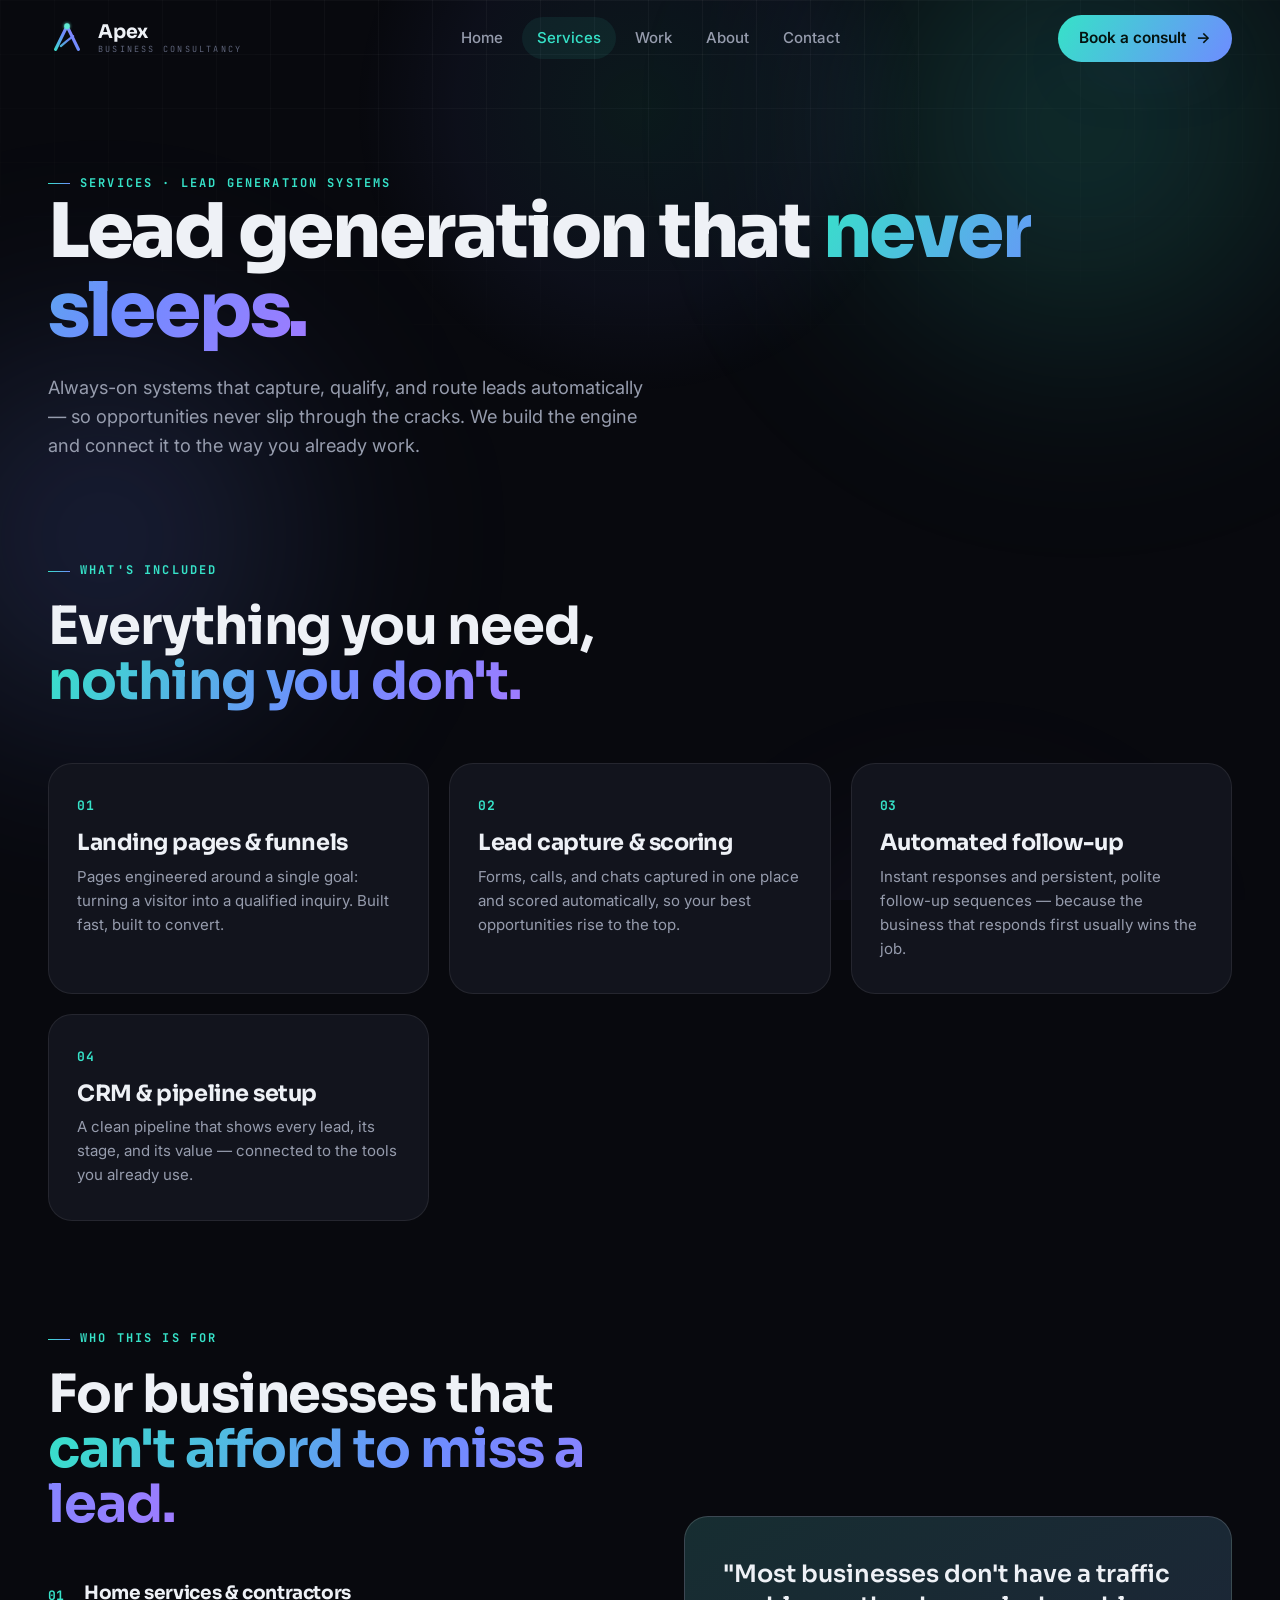
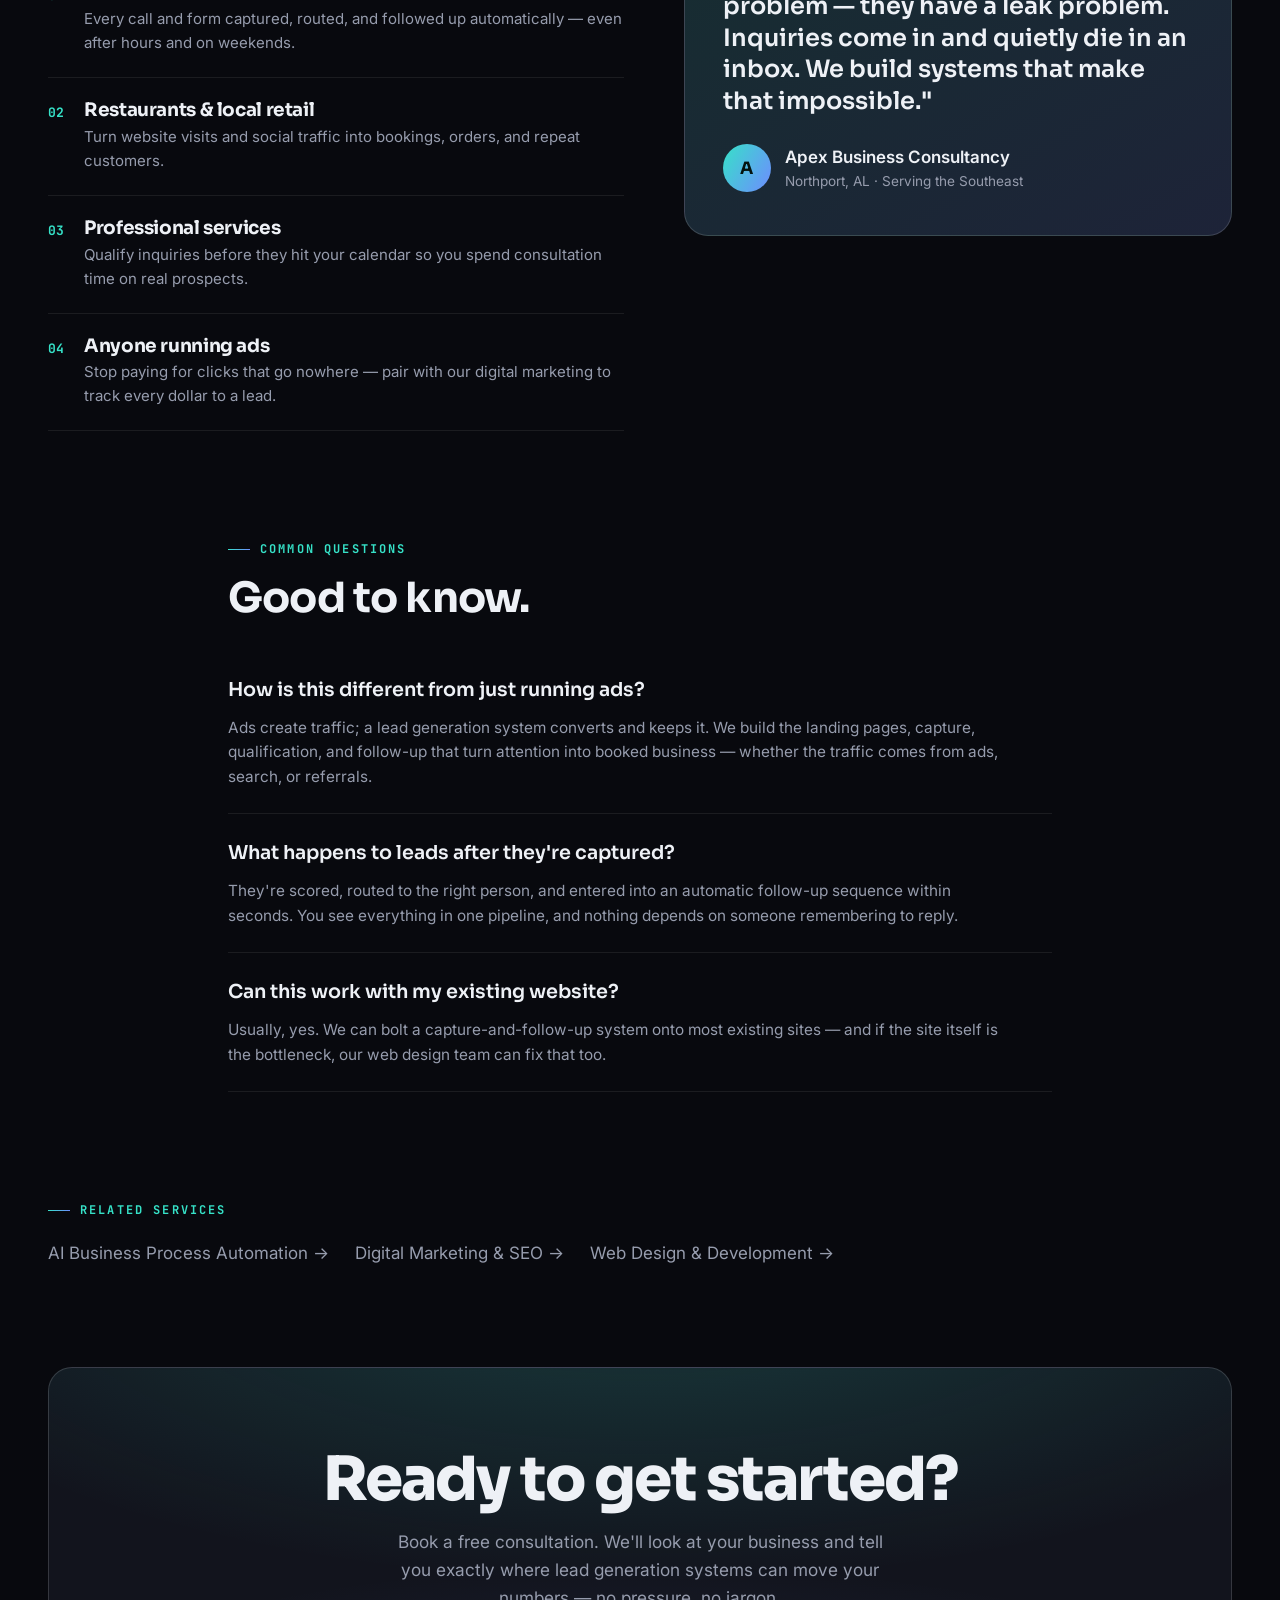
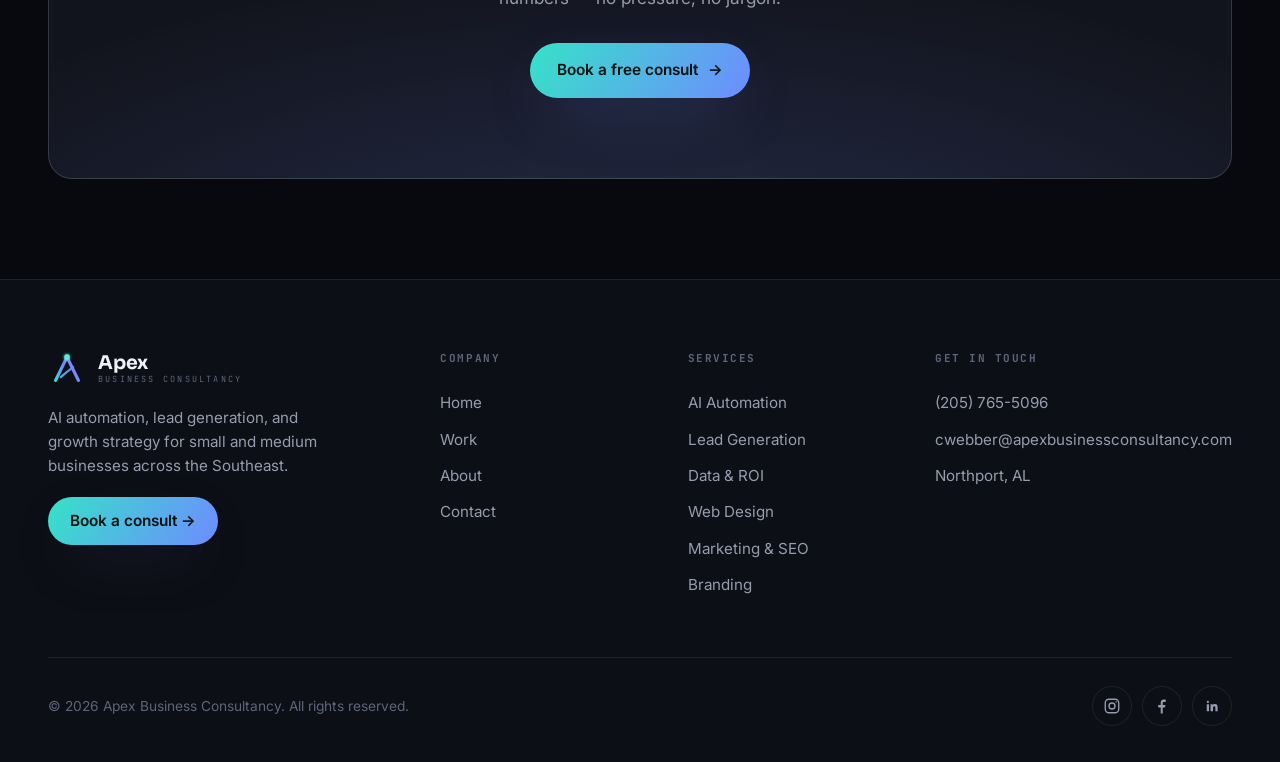
<file: services/lead-generation/index.html>
<!DOCTYPE html>
<html lang="en">
<head>
<meta charset="UTF-8">
<meta name="viewport" content="width=device-width, initial-scale=1.0">
<title>Lead Generation Services & Systems | Apex Business Consultancy — Tuscaloosa, AL</title>
<meta name="description" content="Always-on lead generation systems that capture, qualify, and route leads automatically. Landing pages, funnels, follow-up automation, and CRM setup for small businesses in Alabama and the Southeast.">

<link rel="canonical" href="https://www.apexbusinessconsultancy.com/services/lead-generation/">
<meta name="robots" content="index, follow, max-image-preview:large">
<meta name="theme-color" content="#08090E">
<meta name="author" content="Apex Business Consultancy">
<meta name="geo.region" content="US-AL">
<meta name="geo.placename" content="Northport, Alabama">

<meta property="og:type" content="website">
<meta property="og:site_name" content="Apex Business Consultancy">
<meta property="og:title" content="Lead Generation Services & Systems | Apex Business Consultancy — Tuscaloosa, AL">
<meta property="og:description" content="Always-on lead generation systems that capture, qualify, and route leads automatically. Landing pages, funnels, follow-up automation, and CRM setup for small businesses in Alabama and the Southeast.">
<meta property="og:url" content="https://www.apexbusinessconsultancy.com/services/lead-generation/">
<meta property="og:locale" content="en_US">
<meta property="og:image" content="https://www.apexbusinessconsultancy.com/assets/og-image.png">
<meta property="og:image:width" content="1200">
<meta property="og:image:height" content="630">
<meta property="og:image:alt" content="Apex Business Consultancy — AI Automation, Web Design, Marketing and Growth">

<meta name="twitter:card" content="summary_large_image">
<meta name="twitter:image" content="https://www.apexbusinessconsultancy.com/assets/og-image.png">
<meta name="twitter:title" content="Lead Generation Services & Systems | Apex Business Consultancy — Tuscaloosa, AL">
<meta name="twitter:description" content="Always-on lead generation systems that capture, qualify, and route leads automatically. Landing pages, funnels, follow-up automation, and CRM setup for small businesses in Alabama and the Southeast.">

<script type="application/ld+json">
{
 "@context": "https://schema.org",
 "@type": "Service",
 "name": "Lead Generation Systems",
 "description": "Always-on lead generation systems that capture, qualify, and route leads automatically. Landing pages, funnels, follow-up automation, and CRM setup for small businesses in Alabama and the Southeast.",
 "url": "https://www.apexbusinessconsultancy.com/services/lead-generation/",
 "serviceType": "Lead Generation Systems",
 "provider": {
  "@type": "ProfessionalService",
  "name": "Apex Business Consultancy",
  "telephone": "+1-205-765-5096",
  "email": "cwebber@apexbusinessconsultancy.com",
  "address": {
   "@type": "PostalAddress",
   "addressLocality": "Northport",
   "addressRegion": "AL",
   "addressCountry": "US"
  }
 },
 "areaServed": {
  "@type": "State",
  "name": [
   "Alabama",
   "Georgia",
   "Mississippi",
   "Tennessee",
   "Florida",
   "South Carolina",
   "North Carolina",
   "Louisiana"
  ]
 }
}
</script>
<script type="application/ld+json">
{
 "@context": "https://schema.org",
 "@type": "FAQPage",
 "mainEntity": [
  {
   "@type": "Question",
   "name": "How is this different from just running ads?",
   "acceptedAnswer": {
    "@type": "Answer",
    "text": "Ads create traffic; a lead generation system converts and keeps it. We build the landing pages, capture, qualification, and follow-up that turn attention into booked business \u2014 whether the traffic comes from ads, search, or referrals."
   }
  },
  {
   "@type": "Question",
   "name": "What happens to leads after they're captured?",
   "acceptedAnswer": {
    "@type": "Answer",
    "text": "They're scored, routed to the right person, and entered into an automatic follow-up sequence within seconds. You see everything in one pipeline, and nothing depends on someone remembering to reply."
   }
  },
  {
   "@type": "Question",
   "name": "Can this work with my existing website?",
   "acceptedAnswer": {
    "@type": "Answer",
    "text": "Usually, yes. We can bolt a capture-and-follow-up system onto most existing sites \u2014 and if the site itself is the bottleneck, our web design team can fix that too."
   }
  }
 ]
}
</script>
<script type="application/ld+json">
{
 "@context": "https://schema.org",
 "@type": "BreadcrumbList",
 "itemListElement": [
  {
   "@type": "ListItem",
   "position": 1,
   "name": "Home",
   "item": "https://www.apexbusinessconsultancy.com/"
  },
  {
   "@type": "ListItem",
   "position": 2,
   "name": "Services",
   "item": "https://www.apexbusinessconsultancy.com/services/"
  },
  {
   "@type": "ListItem",
   "position": 3,
   "name": "Lead Generation Systems",
   "item": "https://www.apexbusinessconsultancy.com/services/lead-generation/"
  }
 ]
}
</script>

<link rel="icon" href="data:image/svg+xml,%3Csvg xmlns='http://www.w3.org/2000/svg' viewBox='0 0 40 40'%3E%3Cdefs%3E%3ClinearGradient id='g' x1='6' y1='34' x2='34' y2='6' gradientUnits='userSpaceOnUse'%3E%3Cstop offset='0' stop-color='%2336E2C8'/%3E%3Cstop offset='.5' stop-color='%236E8CFF'/%3E%3Cstop offset='1' stop-color='%23A07BFF'/%3E%3C/linearGradient%3E%3C/defs%3E%3Cpath d='M8 32 L20 7.5 L32 32' stroke='url(%23g)' stroke-width='3.4' fill='none' stroke-linecap='round' stroke-linejoin='round'/%3E%3Cpath d='M13.5 28.5 L20 23 L26.5 18' stroke='url(%23g)' stroke-width='2.3' fill='none' stroke-linecap='round' stroke-linejoin='round'/%3E%3Ccircle cx='20' cy='7.5' r='2.9' fill='%235EEAD4'/%3E%3C/svg%3E">
<link rel="preconnect" href="https://fonts.googleapis.com">
<link rel="preconnect" href="https://fonts.gstatic.com" crossorigin>
<link href="https://fonts.googleapis.com/css2?family=Inter:wght@400;500;600&family=JetBrains+Mono:wght@400;700&family=Sora:wght@500;600;700;800&display=swap" rel="stylesheet">
<link rel="stylesheet" href="/assets/site.css">
</head>
<body>
<div class="bg"><span class="aura a1"></span><span class="aura a2"></span><span class="aura a3"></span><span class="grid"></span></div>
<div class="spotlight" id="spotlight"></div>

<nav class="nav" id="nav">
  <div class="nav-inner">
    <a href="/" class="logo" aria-label="Apex Business Consultancy home">
      <svg class="mark" viewBox="0 0 40 40" fill="none" aria-hidden="true"><defs><linearGradient id="ag1" x1="6" y1="34" x2="34" y2="6" gradientUnits="userSpaceOnUse"><stop offset="0" stop-color="#36E2C8"/><stop offset=".5" stop-color="#6E8CFF"/><stop offset="1" stop-color="#A07BFF"/></linearGradient><filter id="gl1" x="-60%" y="-60%" width="220%" height="220%"><feGaussianBlur stdDeviation="1.4" result="b"/><feMerge><feMergeNode in="b"/><feMergeNode in="SourceGraphic"/></feMerge></filter></defs><path d="M8 32 L20 7.5 L32 32" stroke="url(#ag1)" stroke-width="3.4" stroke-linecap="round" stroke-linejoin="round"/><path d="M13.5 28.5 L20 23 L26.5 18" stroke="url(#ag1)" stroke-width="2.3" stroke-linecap="round" stroke-linejoin="round" opacity=".95"/><circle cx="20" cy="7.5" r="2.9" fill="#5EEAD4" filter="url(#gl1)"/></svg>
      <span class="wm"><b>Apex</b><small>Business Consultancy</small></span>
    </a>
    <div class="nav-links" id="navLinks">
      <a href="/">Home</a>
      <a href="/services/" class="active">Services</a>
      <a href="/work/">Work</a>
      <a href="/about/">About</a>
      <a href="/contact/">Contact</a>
    </div>
    <div class="nav-cta">
      <a href="/contact/" class="btn btn-primary">Book a consult <span class="arr">→</span></a>
      <button class="burger" id="burger" aria-label="Open menu" aria-expanded="false"><span></span><span></span><span></span></button>
    </div>
  </div>
</nav>

<div class="drawer" id="drawer">
  <a href="/">Home</a>
  <a href="/services/">Services</a>
  <a href="/work/">Work</a>
  <a href="/about/">About</a>
  <a href="/contact/">Contact</a>
  <a href="/contact/" class="btn btn-primary" style="font-family:var(--fb);font-size:1rem">Book a consult →</a>
</div>

<main id="app">
<section class="page active">
  <div class="phero">
    <div class="wrap">
      <div class="eyebrow reveal">Services · Lead Generation Systems</div>
      <h1 class="reveal d1">Lead generation that <span class="gtext">never sleeps.</span></h1>
      <p class="reveal d2">Always-on systems that capture, qualify, and route leads automatically — so opportunities never slip through the cracks. We build the engine and connect it to the way you already work.</p>
    </div>
  </div>

  <div class="block" style="padding-top:36px">
    <div class="wrap">
      <div class="section-head reveal">
        <div class="eyebrow">What's included</div>
        <h2>Everything you need, <span class="gtext">nothing you don't.</span></h2>
      </div>
      <div class="values">
        <div class="value reveal d1"><div class="vn">01</div><h3>Landing pages & funnels</h3><p>Pages engineered around a single goal: turning a visitor into a qualified inquiry. Built fast, built to convert.</p></div>
        <div class="value reveal d2"><div class="vn">02</div><h3>Lead capture & scoring</h3><p>Forms, calls, and chats captured in one place and scored automatically, so your best opportunities rise to the top.</p></div>
        <div class="value reveal d3"><div class="vn">03</div><h3>Automated follow-up</h3><p>Instant responses and persistent, polite follow-up sequences — because the business that responds first usually wins the job.</p></div>
        <div class="value reveal d1"><div class="vn">04</div><h3>CRM & pipeline setup</h3><p>A clean pipeline that shows every lead, its stage, and its value — connected to the tools you already use.</p></div>
      </div>
    </div>
  </div>

  <div class="block" style="padding-top:0">
    <div class="wrap">
      <div class="why">
        <div class="reveal">
          <div class="section-head" style="margin-bottom:28px">
            <div class="eyebrow">Who this is for</div>
            <h2>For businesses that <span class="gtext">can't afford to miss a lead.</span></h2>
          </div>
          <div>
            <div class="why-item"><span class="wi">01</span><div><h4>Home services & contractors</h4><p>Every call and form captured, routed, and followed up automatically — even after hours and on weekends.</p></div></div>
            <div class="why-item"><span class="wi">02</span><div><h4>Restaurants & local retail</h4><p>Turn website visits and social traffic into bookings, orders, and repeat customers.</p></div></div>
            <div class="why-item"><span class="wi">03</span><div><h4>Professional services</h4><p>Qualify inquiries before they hit your calendar so you spend consultation time on real prospects.</p></div></div>
            <div class="why-item"><span class="wi">04</span><div><h4>Anyone running ads</h4><p>Stop paying for clicks that go nowhere — pair with our digital marketing to track every dollar to a lead.</p></div></div>
          </div>
        </div>
        <div class="why-card reveal d2">
          <div class="quote">"Most businesses don't have a traffic problem — they have a leak problem. Inquiries come in and quietly die in an inbox. We build systems that make that impossible."</div>
          <div class="who"><div class="av">A</div><div><div class="nm">Apex Business Consultancy</div><div class="rl">Northport, AL · Serving the Southeast</div></div></div>
        </div>
      </div>
    </div>
  </div>

  <div class="block" style="padding-top:0">
    <div class="wrap" style="max-width:880px">
      <div class="section-head reveal" style="margin-bottom:30px">
        <div class="eyebrow">Common questions</div>
        <h2 style="font-size:clamp(1.8rem,4vw,2.6rem)">Good to know.</h2>
      </div>
      <div class="reveal">
        <div class="faq-item"><div class="faq-q">How is this different from just running ads?</div><div class="faq-a">Ads create traffic; a lead generation system converts and keeps it. We build the landing pages, capture, qualification, and follow-up that turn attention into booked business — whether the traffic comes from ads, search, or referrals.</div></div>
        <div class="faq-item"><div class="faq-q">What happens to leads after they're captured?</div><div class="faq-a">They're scored, routed to the right person, and entered into an automatic follow-up sequence within seconds. You see everything in one pipeline, and nothing depends on someone remembering to reply.</div></div>
        <div class="faq-item"><div class="faq-q">Can this work with my existing website?</div><div class="faq-a">Usually, yes. We can bolt a capture-and-follow-up system onto most existing sites — and if the site itself is the bottleneck, our web design team can fix that too.</div></div>
      </div>
    </div>
  </div>

  <div class="block" style="padding-top:0">
    <div class="wrap">
      <div class="section-head reveal" style="margin-bottom:20px">
        <div class="eyebrow">Related services</div>
      </div>
      <div class="reveal" style="display:flex;flex-wrap:wrap;gap:14px 0">
          <a class="lk" href="/services/ai-automation/" style="margin-right:26px">AI Business Process Automation →</a>
          <a class="lk" href="/services/digital-marketing/" style="margin-right:26px">Digital Marketing & SEO →</a>
          <a class="lk" href="/services/web-design/" style="margin-right:26px">Web Design & Development →</a>
      </div>
    </div>
  </div>

  <div class="block" style="padding-top:0">
    <div class="wrap">
      <div class="cta-block reveal">
        <h2>Ready to get started?</h2>
        <p>Book a free consultation. We'll look at your business and tell you exactly where lead generation systems can move your numbers — no pressure, no jargon.</p>
        <div class="cta-actions"><a href="/contact/" class="btn btn-primary">Book a free consult <span class="arr">→</span></a></div>
      </div>
    </div>
  </div>

</section>

</main>
<footer>
  <div class="wrap">
    <div class="foot-top">
      <div class="foot-brand">
        <a href="/" class="logo">
          <svg class="mark" viewBox="0 0 40 40" fill="none" aria-hidden="true"><defs><linearGradient id="ag2" x1="6" y1="34" x2="34" y2="6" gradientUnits="userSpaceOnUse"><stop offset="0" stop-color="#36E2C8"/><stop offset=".5" stop-color="#6E8CFF"/><stop offset="1" stop-color="#A07BFF"/></linearGradient><filter id="gl2" x="-60%" y="-60%" width="220%" height="220%"><feGaussianBlur stdDeviation="1.4" result="b"/><feMerge><feMergeNode in="b"/><feMergeNode in="SourceGraphic"/></feMerge></filter></defs><path d="M8 32 L20 7.5 L32 32" stroke="url(#ag2)" stroke-width="3.4" stroke-linecap="round" stroke-linejoin="round"/><path d="M13.5 28.5 L20 23 L26.5 18" stroke="url(#ag2)" stroke-width="2.3" stroke-linecap="round" stroke-linejoin="round" opacity=".95"/><circle cx="20" cy="7.5" r="2.9" fill="#5EEAD4" filter="url(#gl2)"/></svg>
          <span class="wm"><b>Apex</b><small>Business Consultancy</small></span>
        </a>
        <p>AI automation, lead generation, and growth strategy for small and medium businesses across the Southeast.</p>
        <a href="/contact/" class="btn btn-primary" style="padding:12px 22px">Book a consult →</a>
      </div>
      <div class="foot-col">
        <h5>Company</h5>
        <a href="/">Home</a>
        <a href="/work/">Work</a>
        <a href="/about/">About</a>
        <a href="/contact/">Contact</a>
      </div>
      <div class="foot-col">
        <h5>Services</h5>
        <a href="/services/ai-automation/">AI Automation</a>
        <a href="/services/lead-generation/">Lead Generation</a>
        <a href="/services/data-analytics/">Data &amp; ROI</a>
        <a href="/services/web-design/">Web Design</a>
        <a href="/services/digital-marketing/">Marketing &amp; SEO</a>
        <a href="/services/branding/">Branding</a>
      </div>
      <div class="foot-col">
        <h5>Get in touch</h5>
        <a href="tel:+12057655096">(205) 765-5096</a>
        <a href="mailto:cwebber@apexbusinessconsultancy.com">cwebber@apexbusinessconsultancy.com</a>
        <a style="cursor:default">Northport, AL</a>
      </div>
    </div>
    <div class="foot-bottom">
      <p>© <span id="year"></span> Apex Business Consultancy. All rights reserved.</p>
      <div class="socials">
        <a href="#" aria-label="Instagram"><svg width="18" height="18" viewBox="0 0 24 24" fill="none" stroke="currentColor" stroke-width="1.8"><rect x="3" y="3" width="18" height="18" rx="5"/><circle cx="12" cy="12" r="4"/><circle cx="17.5" cy="6.5" r="1" fill="currentColor" stroke="none"/></svg></a>
        <a href="#" aria-label="Facebook"><svg width="18" height="18" viewBox="0 0 24 24" fill="currentColor"><path d="M13 22v-8h3l.5-3.5H13V8.3c0-1 .3-1.7 1.8-1.7H17V3.5c-.3 0-1.3-.1-2.5-.1-2.5 0-4.2 1.5-4.2 4.3v2.8H7V14h3.3v8H13z"/></svg></a>
        <a href="#" aria-label="LinkedIn"><svg width="18" height="18" viewBox="0 0 24 24" fill="currentColor"><path d="M6.5 8A1.5 1.5 0 1 0 6.5 5 1.5 1.5 0 0 0 6.5 8zM5 9.5h3V19H5zM10 9.5h2.9v1.3h.04c.4-.75 1.4-1.55 2.9-1.55 3.1 0 3.66 2 3.66 4.7V19h-3v-4.3c0-1 0-2.35-1.45-2.35s-1.65 1.12-1.65 2.27V19H10z"/></svg></a>
      </div>
    </div>
  </div>
</footer>

<script src="/assets/site.js" defer></script>
</body>
</html>
</file>
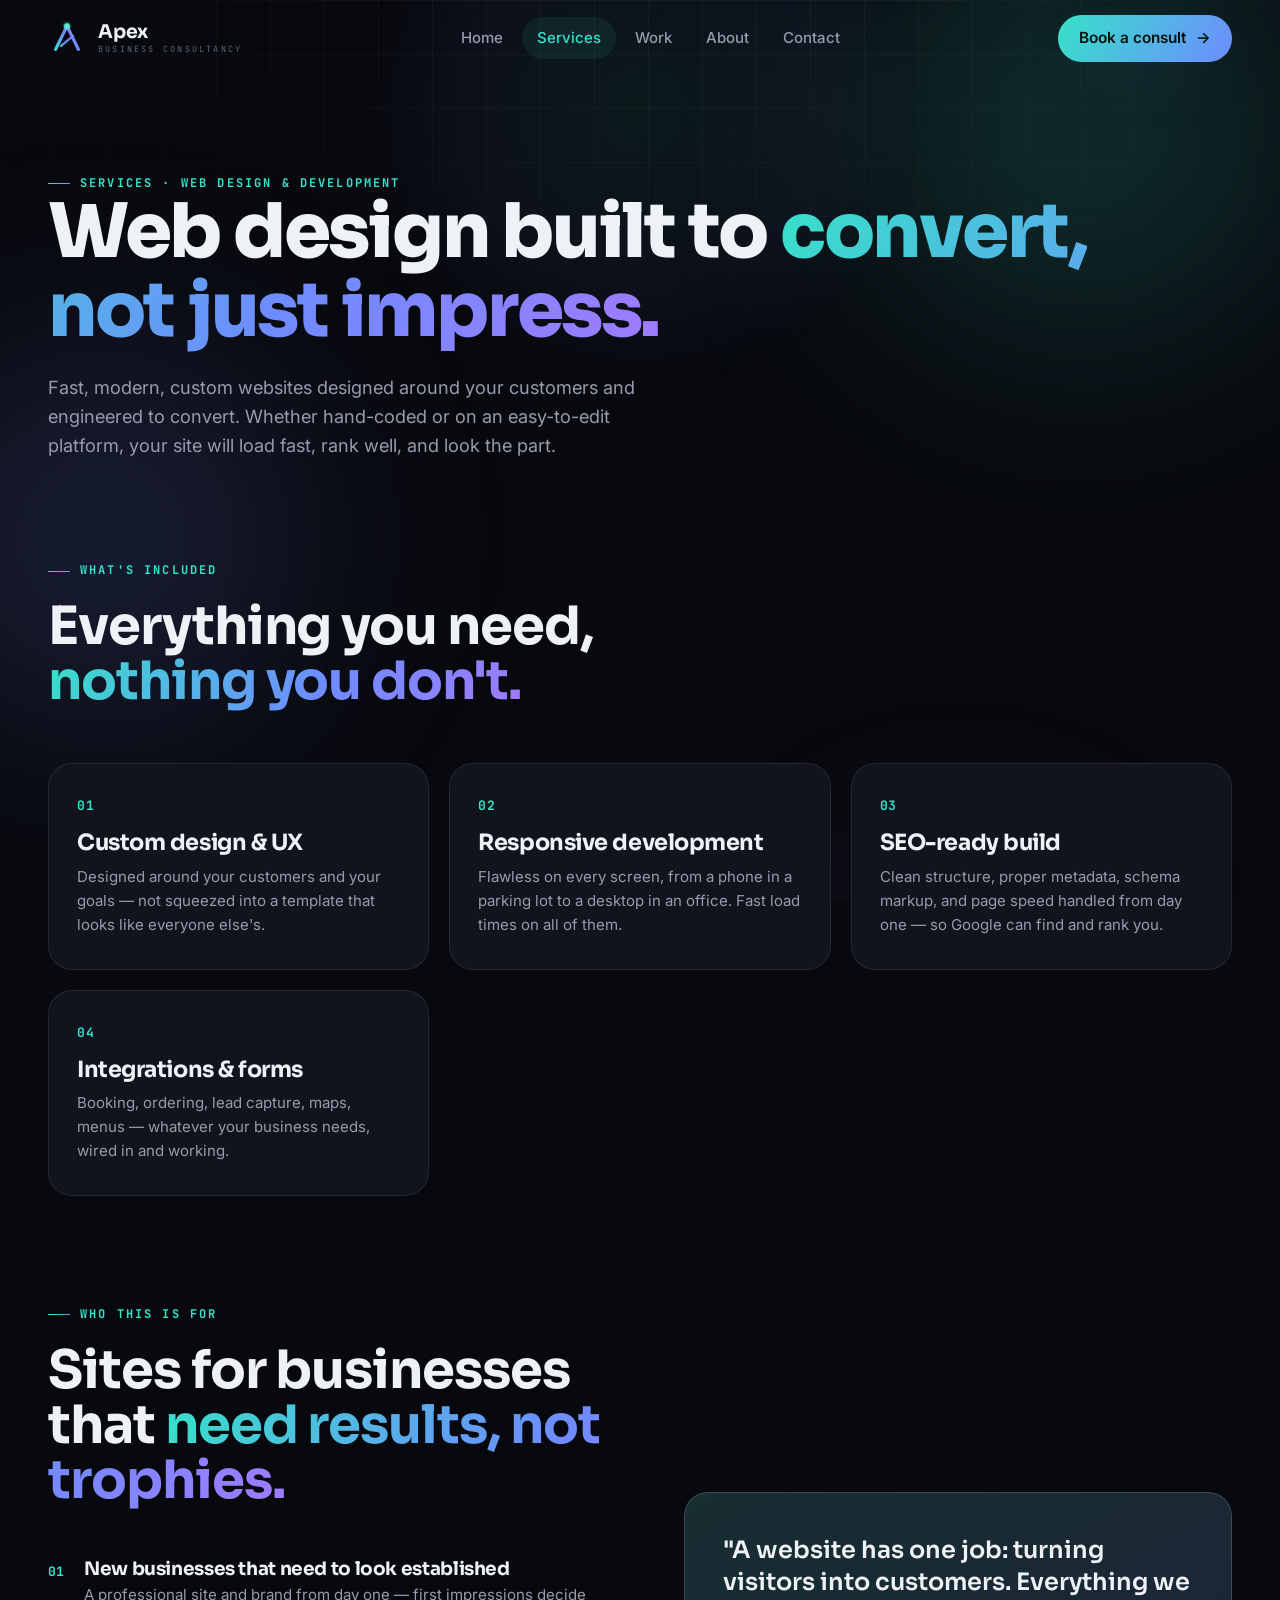
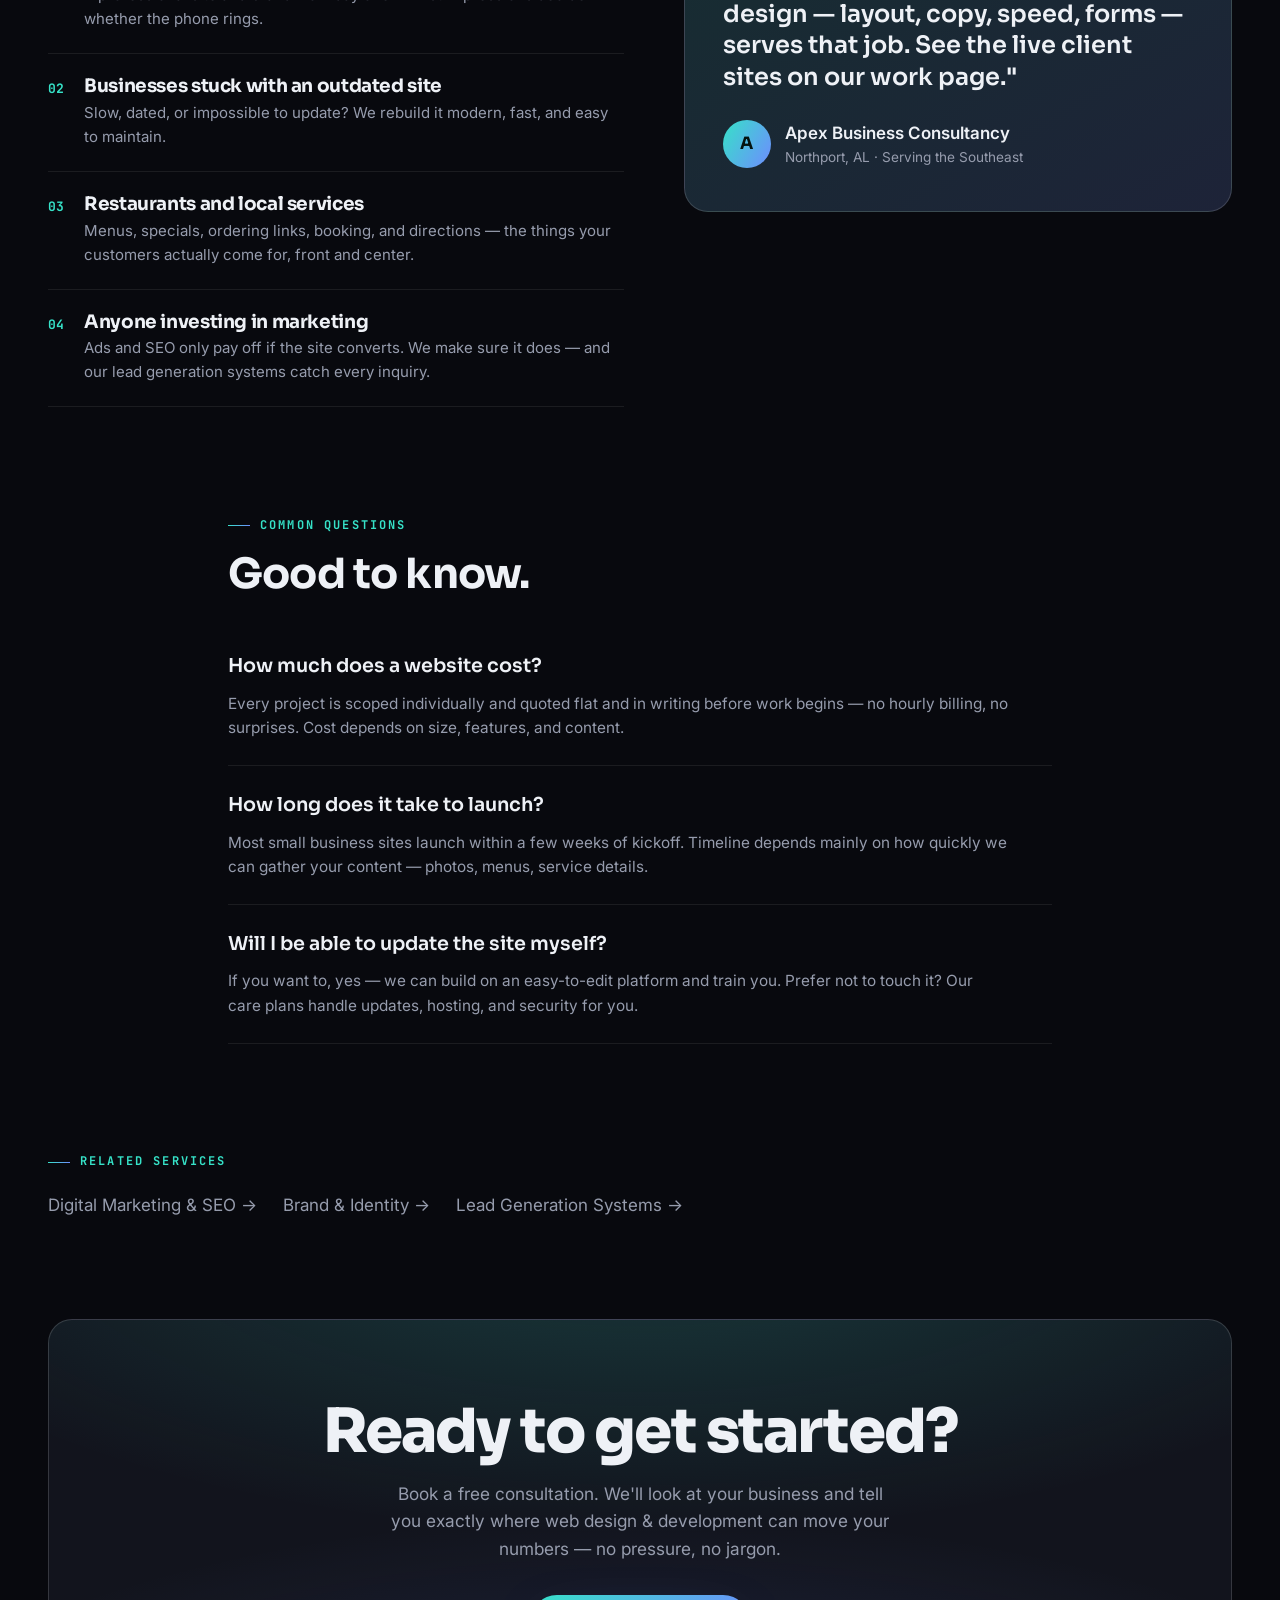
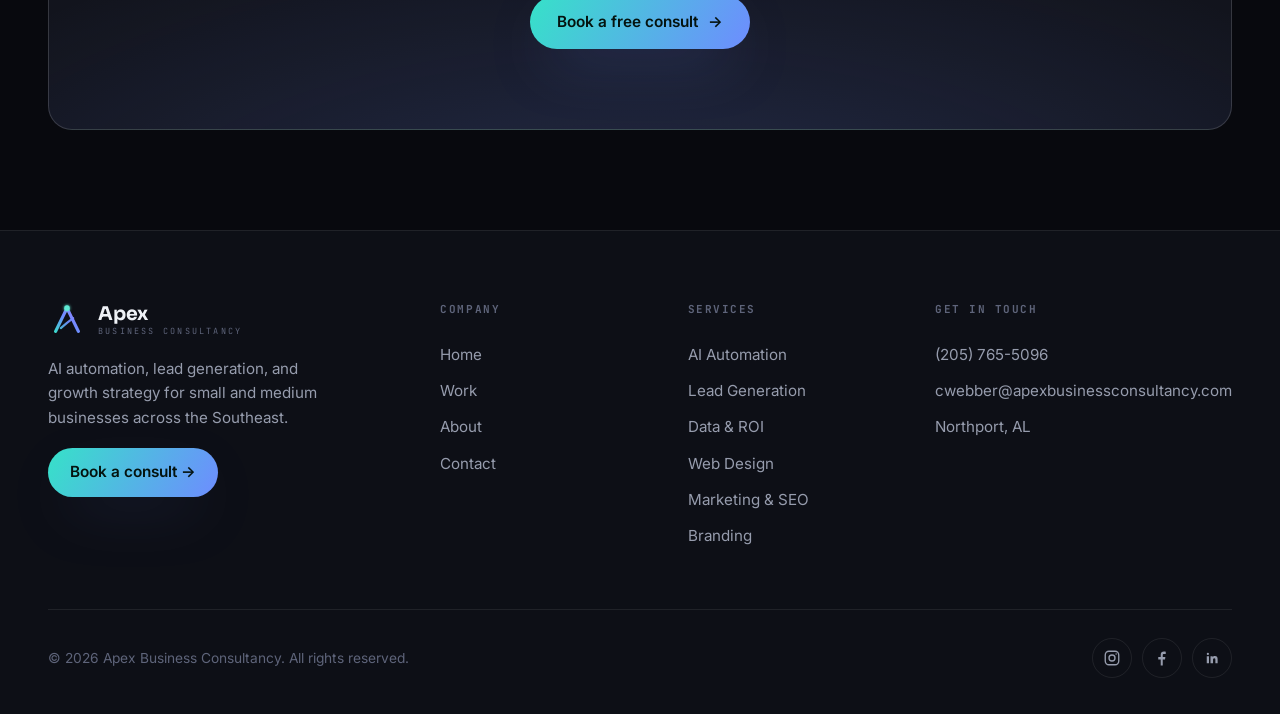
<file: services/web-design/index.html>
<!DOCTYPE html>
<html lang="en">
<head>
<meta charset="UTF-8">
<meta name="viewport" content="width=device-width, initial-scale=1.0">
<title>Web Design in Tuscaloosa & Northport, AL | Apex Business Consultancy</title>
<meta name="description" content="Custom, fast, SEO-ready websites for small businesses in Tuscaloosa, Northport, and across Alabama. Modern design engineered to convert visitors into customers — see live client sites.">

<link rel="canonical" href="https://www.apexbusinessconsultancy.com/services/web-design/">
<meta name="robots" content="index, follow, max-image-preview:large">
<meta name="theme-color" content="#08090E">
<meta name="author" content="Apex Business Consultancy">
<meta name="geo.region" content="US-AL">
<meta name="geo.placename" content="Northport, Alabama">

<meta property="og:type" content="website">
<meta property="og:site_name" content="Apex Business Consultancy">
<meta property="og:title" content="Web Design in Tuscaloosa & Northport, AL | Apex Business Consultancy">
<meta property="og:description" content="Custom, fast, SEO-ready websites for small businesses in Tuscaloosa, Northport, and across Alabama. Modern design engineered to convert visitors into customers — see live client sites.">
<meta property="og:url" content="https://www.apexbusinessconsultancy.com/services/web-design/">
<meta property="og:locale" content="en_US">
<meta property="og:image" content="https://www.apexbusinessconsultancy.com/assets/og-image.png">
<meta property="og:image:width" content="1200">
<meta property="og:image:height" content="630">
<meta property="og:image:alt" content="Apex Business Consultancy — AI Automation, Web Design, Marketing and Growth">

<meta name="twitter:card" content="summary_large_image">
<meta name="twitter:image" content="https://www.apexbusinessconsultancy.com/assets/og-image.png">
<meta name="twitter:title" content="Web Design in Tuscaloosa & Northport, AL | Apex Business Consultancy">
<meta name="twitter:description" content="Custom, fast, SEO-ready websites for small businesses in Tuscaloosa, Northport, and across Alabama. Modern design engineered to convert visitors into customers — see live client sites.">

<script type="application/ld+json">
{
 "@context": "https://schema.org",
 "@type": "Service",
 "name": "Web Design & Development",
 "description": "Custom, fast, SEO-ready websites for small businesses in Tuscaloosa, Northport, and across Alabama. Modern design engineered to convert visitors into customers \u2014 see live client sites.",
 "url": "https://www.apexbusinessconsultancy.com/services/web-design/",
 "serviceType": "Web Design & Development",
 "provider": {
  "@type": "ProfessionalService",
  "name": "Apex Business Consultancy",
  "telephone": "+1-205-765-5096",
  "email": "cwebber@apexbusinessconsultancy.com",
  "address": {
   "@type": "PostalAddress",
   "addressLocality": "Northport",
   "addressRegion": "AL",
   "addressCountry": "US"
  }
 },
 "areaServed": {
  "@type": "State",
  "name": [
   "Alabama",
   "Georgia",
   "Mississippi",
   "Tennessee",
   "Florida",
   "South Carolina",
   "North Carolina",
   "Louisiana"
  ]
 }
}
</script>
<script type="application/ld+json">
{
 "@context": "https://schema.org",
 "@type": "FAQPage",
 "mainEntity": [
  {
   "@type": "Question",
   "name": "How much does a website cost?",
   "acceptedAnswer": {
    "@type": "Answer",
    "text": "Every project is scoped individually and quoted flat and in writing before work begins \u2014 no hourly billing, no surprises. Cost depends on size, features, and content."
   }
  },
  {
   "@type": "Question",
   "name": "How long does it take to launch?",
   "acceptedAnswer": {
    "@type": "Answer",
    "text": "Most small business sites launch within a few weeks of kickoff. Timeline depends mainly on how quickly we can gather your content \u2014 photos, menus, service details."
   }
  },
  {
   "@type": "Question",
   "name": "Will I be able to update the site myself?",
   "acceptedAnswer": {
    "@type": "Answer",
    "text": "If you want to, yes \u2014 we can build on an easy-to-edit platform and train you. Prefer not to touch it? Our care plans handle updates, hosting, and security for you."
   }
  }
 ]
}
</script>
<script type="application/ld+json">
{
 "@context": "https://schema.org",
 "@type": "BreadcrumbList",
 "itemListElement": [
  {
   "@type": "ListItem",
   "position": 1,
   "name": "Home",
   "item": "https://www.apexbusinessconsultancy.com/"
  },
  {
   "@type": "ListItem",
   "position": 2,
   "name": "Services",
   "item": "https://www.apexbusinessconsultancy.com/services/"
  },
  {
   "@type": "ListItem",
   "position": 3,
   "name": "Web Design & Development",
   "item": "https://www.apexbusinessconsultancy.com/services/web-design/"
  }
 ]
}
</script>

<link rel="icon" href="data:image/svg+xml,%3Csvg xmlns='http://www.w3.org/2000/svg' viewBox='0 0 40 40'%3E%3Cdefs%3E%3ClinearGradient id='g' x1='6' y1='34' x2='34' y2='6' gradientUnits='userSpaceOnUse'%3E%3Cstop offset='0' stop-color='%2336E2C8'/%3E%3Cstop offset='.5' stop-color='%236E8CFF'/%3E%3Cstop offset='1' stop-color='%23A07BFF'/%3E%3C/linearGradient%3E%3C/defs%3E%3Cpath d='M8 32 L20 7.5 L32 32' stroke='url(%23g)' stroke-width='3.4' fill='none' stroke-linecap='round' stroke-linejoin='round'/%3E%3Cpath d='M13.5 28.5 L20 23 L26.5 18' stroke='url(%23g)' stroke-width='2.3' fill='none' stroke-linecap='round' stroke-linejoin='round'/%3E%3Ccircle cx='20' cy='7.5' r='2.9' fill='%235EEAD4'/%3E%3C/svg%3E">
<link rel="preconnect" href="https://fonts.googleapis.com">
<link rel="preconnect" href="https://fonts.gstatic.com" crossorigin>
<link href="https://fonts.googleapis.com/css2?family=Inter:wght@400;500;600&family=JetBrains+Mono:wght@400;700&family=Sora:wght@500;600;700;800&display=swap" rel="stylesheet">
<link rel="stylesheet" href="/assets/site.css">
</head>
<body>
<div class="bg"><span class="aura a1"></span><span class="aura a2"></span><span class="aura a3"></span><span class="grid"></span></div>
<div class="spotlight" id="spotlight"></div>

<nav class="nav" id="nav">
  <div class="nav-inner">
    <a href="/" class="logo" aria-label="Apex Business Consultancy home">
      <svg class="mark" viewBox="0 0 40 40" fill="none" aria-hidden="true"><defs><linearGradient id="ag1" x1="6" y1="34" x2="34" y2="6" gradientUnits="userSpaceOnUse"><stop offset="0" stop-color="#36E2C8"/><stop offset=".5" stop-color="#6E8CFF"/><stop offset="1" stop-color="#A07BFF"/></linearGradient><filter id="gl1" x="-60%" y="-60%" width="220%" height="220%"><feGaussianBlur stdDeviation="1.4" result="b"/><feMerge><feMergeNode in="b"/><feMergeNode in="SourceGraphic"/></feMerge></filter></defs><path d="M8 32 L20 7.5 L32 32" stroke="url(#ag1)" stroke-width="3.4" stroke-linecap="round" stroke-linejoin="round"/><path d="M13.5 28.5 L20 23 L26.5 18" stroke="url(#ag1)" stroke-width="2.3" stroke-linecap="round" stroke-linejoin="round" opacity=".95"/><circle cx="20" cy="7.5" r="2.9" fill="#5EEAD4" filter="url(#gl1)"/></svg>
      <span class="wm"><b>Apex</b><small>Business Consultancy</small></span>
    </a>
    <div class="nav-links" id="navLinks">
      <a href="/">Home</a>
      <a href="/services/" class="active">Services</a>
      <a href="/work/">Work</a>
      <a href="/about/">About</a>
      <a href="/contact/">Contact</a>
    </div>
    <div class="nav-cta">
      <a href="/contact/" class="btn btn-primary">Book a consult <span class="arr">→</span></a>
      <button class="burger" id="burger" aria-label="Open menu" aria-expanded="false"><span></span><span></span><span></span></button>
    </div>
  </div>
</nav>

<div class="drawer" id="drawer">
  <a href="/">Home</a>
  <a href="/services/">Services</a>
  <a href="/work/">Work</a>
  <a href="/about/">About</a>
  <a href="/contact/">Contact</a>
  <a href="/contact/" class="btn btn-primary" style="font-family:var(--fb);font-size:1rem">Book a consult →</a>
</div>

<main id="app">
<section class="page active">
  <div class="phero">
    <div class="wrap">
      <div class="eyebrow reveal">Services · Web Design & Development</div>
      <h1 class="reveal d1">Web design built to <span class="gtext">convert, not just impress.</span></h1>
      <p class="reveal d2">Fast, modern, custom websites designed around your customers and engineered to convert. Whether hand-coded or on an easy-to-edit platform, your site will load fast, rank well, and look the part.</p>
    </div>
  </div>

  <div class="block" style="padding-top:36px">
    <div class="wrap">
      <div class="section-head reveal">
        <div class="eyebrow">What's included</div>
        <h2>Everything you need, <span class="gtext">nothing you don't.</span></h2>
      </div>
      <div class="values">
        <div class="value reveal d1"><div class="vn">01</div><h3>Custom design & UX</h3><p>Designed around your customers and your goals — not squeezed into a template that looks like everyone else's.</p></div>
        <div class="value reveal d2"><div class="vn">02</div><h3>Responsive development</h3><p>Flawless on every screen, from a phone in a parking lot to a desktop in an office. Fast load times on all of them.</p></div>
        <div class="value reveal d3"><div class="vn">03</div><h3>SEO-ready build</h3><p>Clean structure, proper metadata, schema markup, and page speed handled from day one — so Google can find and rank you.</p></div>
        <div class="value reveal d1"><div class="vn">04</div><h3>Integrations & forms</h3><p>Booking, ordering, lead capture, maps, menus — whatever your business needs, wired in and working.</p></div>
      </div>
    </div>
  </div>

  <div class="block" style="padding-top:0">
    <div class="wrap">
      <div class="why">
        <div class="reveal">
          <div class="section-head" style="margin-bottom:28px">
            <div class="eyebrow">Who this is for</div>
            <h2>Sites for businesses that <span class="gtext">need results, not trophies.</span></h2>
          </div>
          <div>
            <div class="why-item"><span class="wi">01</span><div><h4>New businesses that need to look established</h4><p>A professional site and brand from day one — first impressions decide whether the phone rings.</p></div></div>
            <div class="why-item"><span class="wi">02</span><div><h4>Businesses stuck with an outdated site</h4><p>Slow, dated, or impossible to update? We rebuild it modern, fast, and easy to maintain.</p></div></div>
            <div class="why-item"><span class="wi">03</span><div><h4>Restaurants and local services</h4><p>Menus, specials, ordering links, booking, and directions — the things your customers actually come for, front and center.</p></div></div>
            <div class="why-item"><span class="wi">04</span><div><h4>Anyone investing in marketing</h4><p>Ads and SEO only pay off if the site converts. We make sure it does — and our lead generation systems catch every inquiry.</p></div></div>
          </div>
        </div>
        <div class="why-card reveal d2">
          <div class="quote">"A website has one job: turning visitors into customers. Everything we design — layout, copy, speed, forms — serves that job. See the live client sites on our work page."</div>
          <div class="who"><div class="av">A</div><div><div class="nm">Apex Business Consultancy</div><div class="rl">Northport, AL · Serving the Southeast</div></div></div>
        </div>
      </div>
    </div>
  </div>

  <div class="block" style="padding-top:0">
    <div class="wrap" style="max-width:880px">
      <div class="section-head reveal" style="margin-bottom:30px">
        <div class="eyebrow">Common questions</div>
        <h2 style="font-size:clamp(1.8rem,4vw,2.6rem)">Good to know.</h2>
      </div>
      <div class="reveal">
        <div class="faq-item"><div class="faq-q">How much does a website cost?</div><div class="faq-a">Every project is scoped individually and quoted flat and in writing before work begins — no hourly billing, no surprises. Cost depends on size, features, and content.</div></div>
        <div class="faq-item"><div class="faq-q">How long does it take to launch?</div><div class="faq-a">Most small business sites launch within a few weeks of kickoff. Timeline depends mainly on how quickly we can gather your content — photos, menus, service details.</div></div>
        <div class="faq-item"><div class="faq-q">Will I be able to update the site myself?</div><div class="faq-a">If you want to, yes — we can build on an easy-to-edit platform and train you. Prefer not to touch it? Our care plans handle updates, hosting, and security for you.</div></div>
      </div>
    </div>
  </div>

  <div class="block" style="padding-top:0">
    <div class="wrap">
      <div class="section-head reveal" style="margin-bottom:20px">
        <div class="eyebrow">Related services</div>
      </div>
      <div class="reveal" style="display:flex;flex-wrap:wrap;gap:14px 0">
          <a class="lk" href="/services/digital-marketing/" style="margin-right:26px">Digital Marketing & SEO →</a>
          <a class="lk" href="/services/branding/" style="margin-right:26px">Brand & Identity →</a>
          <a class="lk" href="/services/lead-generation/" style="margin-right:26px">Lead Generation Systems →</a>
      </div>
    </div>
  </div>

  <div class="block" style="padding-top:0">
    <div class="wrap">
      <div class="cta-block reveal">
        <h2>Ready to get started?</h2>
        <p>Book a free consultation. We'll look at your business and tell you exactly where web design & development can move your numbers — no pressure, no jargon.</p>
        <div class="cta-actions"><a href="/contact/" class="btn btn-primary">Book a free consult <span class="arr">→</span></a></div>
      </div>
    </div>
  </div>

</section>

</main>
<footer>
  <div class="wrap">
    <div class="foot-top">
      <div class="foot-brand">
        <a href="/" class="logo">
          <svg class="mark" viewBox="0 0 40 40" fill="none" aria-hidden="true"><defs><linearGradient id="ag2" x1="6" y1="34" x2="34" y2="6" gradientUnits="userSpaceOnUse"><stop offset="0" stop-color="#36E2C8"/><stop offset=".5" stop-color="#6E8CFF"/><stop offset="1" stop-color="#A07BFF"/></linearGradient><filter id="gl2" x="-60%" y="-60%" width="220%" height="220%"><feGaussianBlur stdDeviation="1.4" result="b"/><feMerge><feMergeNode in="b"/><feMergeNode in="SourceGraphic"/></feMerge></filter></defs><path d="M8 32 L20 7.5 L32 32" stroke="url(#ag2)" stroke-width="3.4" stroke-linecap="round" stroke-linejoin="round"/><path d="M13.5 28.5 L20 23 L26.5 18" stroke="url(#ag2)" stroke-width="2.3" stroke-linecap="round" stroke-linejoin="round" opacity=".95"/><circle cx="20" cy="7.5" r="2.9" fill="#5EEAD4" filter="url(#gl2)"/></svg>
          <span class="wm"><b>Apex</b><small>Business Consultancy</small></span>
        </a>
        <p>AI automation, lead generation, and growth strategy for small and medium businesses across the Southeast.</p>
        <a href="/contact/" class="btn btn-primary" style="padding:12px 22px">Book a consult →</a>
      </div>
      <div class="foot-col">
        <h5>Company</h5>
        <a href="/">Home</a>
        <a href="/work/">Work</a>
        <a href="/about/">About</a>
        <a href="/contact/">Contact</a>
      </div>
      <div class="foot-col">
        <h5>Services</h5>
        <a href="/services/ai-automation/">AI Automation</a>
        <a href="/services/lead-generation/">Lead Generation</a>
        <a href="/services/data-analytics/">Data &amp; ROI</a>
        <a href="/services/web-design/">Web Design</a>
        <a href="/services/digital-marketing/">Marketing &amp; SEO</a>
        <a href="/services/branding/">Branding</a>
      </div>
      <div class="foot-col">
        <h5>Get in touch</h5>
        <a href="tel:+12057655096">(205) 765-5096</a>
        <a href="mailto:cwebber@apexbusinessconsultancy.com">cwebber@apexbusinessconsultancy.com</a>
        <a style="cursor:default">Northport, AL</a>
      </div>
    </div>
    <div class="foot-bottom">
      <p>© <span id="year"></span> Apex Business Consultancy. All rights reserved.</p>
      <div class="socials">
        <a href="#" aria-label="Instagram"><svg width="18" height="18" viewBox="0 0 24 24" fill="none" stroke="currentColor" stroke-width="1.8"><rect x="3" y="3" width="18" height="18" rx="5"/><circle cx="12" cy="12" r="4"/><circle cx="17.5" cy="6.5" r="1" fill="currentColor" stroke="none"/></svg></a>
        <a href="#" aria-label="Facebook"><svg width="18" height="18" viewBox="0 0 24 24" fill="currentColor"><path d="M13 22v-8h3l.5-3.5H13V8.3c0-1 .3-1.7 1.8-1.7H17V3.5c-.3 0-1.3-.1-2.5-.1-2.5 0-4.2 1.5-4.2 4.3v2.8H7V14h3.3v8H13z"/></svg></a>
        <a href="#" aria-label="LinkedIn"><svg width="18" height="18" viewBox="0 0 24 24" fill="currentColor"><path d="M6.5 8A1.5 1.5 0 1 0 6.5 5 1.5 1.5 0 0 0 6.5 8zM5 9.5h3V19H5zM10 9.5h2.9v1.3h.04c.4-.75 1.4-1.55 2.9-1.55 3.1 0 3.66 2 3.66 4.7V19h-3v-4.3c0-1 0-2.35-1.45-2.35s-1.65 1.12-1.65 2.27V19H10z"/></svg></a>
      </div>
    </div>
  </div>
</footer>

<script src="/assets/site.js" defer></script>
</body>
</html>
</file>
<file: assets/site.css>
/* ===========================================================
   APEX BUSINESS CONSULTANCY — dark / sleek design system
   =========================================================== */
:root{
  --bg:#08090E;--bg-2:#0D0F16;--surface:#12141D;--surface-2:#181B26;
  --line:rgba(255,255,255,.08);--line-2:rgba(255,255,255,.15);
  --text:#EEF1F6;--muted:#969CAD;--dim:#5E647A;
  --aqua:#36E2C8;--indigo:#6E8CFF;--violet:#A07BFF;
  --grad:linear-gradient(120deg,#36E2C8,#6E8CFF);
  --grad-3:linear-gradient(120deg,#36E2C8,#6E8CFF 58%,#A07BFF);
  --glow-indigo:0 22px 60px -22px rgba(110,140,255,.6);
  --radius:16px;--radius-lg:24px;--maxw:1240px;--ease:cubic-bezier(.22,1,.36,1);
  --fd:"Sora",system-ui,sans-serif;--fb:"Inter",system-ui,sans-serif;--fm:"JetBrains Mono",ui-monospace,monospace;
}
*{box-sizing:border-box;margin:0;padding:0}
html{scroll-behavior:smooth}
body{background:var(--bg);color:var(--muted);font-family:var(--fb);font-size:17px;line-height:1.6;-webkit-font-smoothing:antialiased;overflow-x:hidden;position:relative;min-height:100vh}
img,svg,video{display:block;max-width:100%}
a{color:inherit;text-decoration:none}
button{font-family:inherit;cursor:pointer;border:none;background:none;color:inherit}
::selection{background:var(--aqua);color:#04130F}

.bg{position:fixed;inset:0;z-index:0;pointer-events:none;overflow:hidden}
.bg .aura{position:absolute;border-radius:50%;filter:blur(90px)}
.bg .a1{width:55vw;height:55vw;max-width:780px;max-height:780px;top:-18vw;right:-12vw;background:radial-gradient(circle,rgba(54,226,200,.22),transparent 66%);animation:drift 26s ease-in-out infinite}
.bg .a2{width:48vw;height:48vw;max-width:680px;max-height:680px;top:18vw;left:-16vw;background:radial-gradient(circle,rgba(110,140,255,.22),transparent 66%);animation:drift 30s ease-in-out infinite reverse}
.bg .a3{width:34vw;height:34vw;max-width:460px;max-height:460px;top:62vw;right:8vw;background:radial-gradient(circle,rgba(160,123,255,.16),transparent 66%)}
@keyframes drift{0%,100%{transform:translate(0,0)}50%{transform:translate(3%,4%)}}
.bg .grid{position:absolute;inset:0;background-image:linear-gradient(rgba(255,255,255,.04) 1px,transparent 1px),linear-gradient(90deg,rgba(255,255,255,.04) 1px,transparent 1px);background-size:54px 54px;-webkit-mask-image:radial-gradient(ellipse 100% 60% at 50% 0%,#000 10%,transparent 72%);mask-image:radial-gradient(ellipse 100% 60% at 50% 0%,#000 10%,transparent 72%)}
.spotlight{position:fixed;inset:0;z-index:1;pointer-events:none;background:radial-gradient(460px circle at var(--mx,50%) var(--my,12%),rgba(54,226,200,.08),rgba(110,140,255,.05) 40%,transparent 62%)}

.wrap{width:100%;max-width:var(--maxw);margin:0 auto;padding:0 28px;position:relative;z-index:2}
section{position:relative;z-index:2}
.eyebrow{font-family:var(--fm);font-size:12px;letter-spacing:.18em;text-transform:uppercase;color:var(--aqua);display:inline-flex;align-items:center;gap:10px;font-weight:700}
.eyebrow::before{content:"";width:22px;height:1px;background:var(--grad)}
.gtext{background:var(--grad-3);-webkit-background-clip:text;background-clip:text;color:transparent}
h1,h2,h3,h4{font-family:var(--fd);font-weight:700;line-height:1.05;letter-spacing:-.02em;color:var(--text)}
.section-head{max-width:700px;margin-bottom:54px}
.section-head h2{font-size:clamp(2.1rem,5vw,3.3rem);margin:18px 0 14px}
.section-head p{color:var(--muted);font-size:1.05rem;max-width:580px}

.btn{display:inline-flex;align-items:center;gap:10px;padding:15px 27px;border-radius:100px;font-weight:600;font-size:.96rem;font-family:var(--fb);transition:transform .35s var(--ease),box-shadow .35s,background .35s,border-color .3s,color .3s}
.btn-primary{background:var(--grad);color:#04130F;box-shadow:var(--glow-indigo)}
.btn-primary:hover{transform:translateY(-3px);box-shadow:0 28px 64px -20px rgba(54,226,200,.7)}
.btn-ghost{border:1px solid var(--line-2);color:var(--text)}
.btn-ghost:hover{border-color:var(--aqua);color:var(--aqua);transform:translateY(-3px)}
.btn .arr{transition:transform .35s var(--ease)}
.btn:hover .arr{transform:translateX(4px)}

.nav{position:fixed;top:0;left:0;right:0;z-index:50;transition:background .4s,border-color .4s,backdrop-filter .4s;border-bottom:1px solid transparent}
.nav.scrolled{background:rgba(8,9,14,.72);backdrop-filter:blur(18px) saturate(140%);border-bottom:1px solid var(--line)}
.nav-inner{max-width:var(--maxw);margin:0 auto;padding:15px 28px;display:flex;align-items:center;justify-content:space-between;gap:24px}
.logo{display:flex;align-items:center;gap:12px}
.logo .mark{width:38px;height:38px;flex:none}
.logo .wm{display:flex;flex-direction:column;line-height:1}
.logo .wm b{font-family:var(--fd);font-weight:700;font-size:1.18rem;color:var(--text);letter-spacing:-.01em}
.logo .wm small{font-family:var(--fm);font-size:8.5px;letter-spacing:.26em;text-transform:uppercase;color:var(--dim);margin-top:3px}
.nav-links{display:flex;align-items:center;gap:4px}
.nav-links a{padding:9px 15px;border-radius:100px;font-size:.94rem;color:var(--muted);font-weight:500;transition:color .3s,background .3s}
.nav-links a:hover{color:var(--text)}
.nav-links a.active{color:var(--aqua);background:rgba(54,226,200,.08)}
.nav-cta{display:flex;align-items:center;gap:14px}
.nav-cta .btn{padding:11px 21px}
.burger{display:none;width:42px;height:42px;border-radius:12px;border:1px solid var(--line);flex-direction:column;gap:5px;align-items:center;justify-content:center}
.burger span{width:18px;height:2px;background:var(--text);transition:.3s var(--ease);border-radius:2px}
.burger.open span:nth-child(1){transform:translateY(7px) rotate(45deg)}
.burger.open span:nth-child(2){opacity:0}
.burger.open span:nth-child(3){transform:translateY(-7px) rotate(-45deg)}
.drawer{position:fixed;inset:0;z-index:49;background:rgba(8,9,14,.97);backdrop-filter:blur(20px);display:flex;flex-direction:column;justify-content:center;gap:6px;padding:40px;opacity:0;visibility:hidden;transition:.4s var(--ease);transform:translateY(-12px)}
.drawer.open{opacity:1;visibility:visible;transform:none}
.drawer a{font-family:var(--fd);font-size:1.9rem;font-weight:700;color:var(--text);padding:10px 0}
.drawer a.active{color:var(--aqua)}
.drawer .btn{margin-top:24px;align-self:flex-start}

.page{display:none;animation:pagein .55s var(--ease)}
.page.active{display:block}
@keyframes pagein{from{opacity:0;transform:translateY(14px)}to{opacity:1;transform:none}}
.reveal{opacity:0;transform:translateY(26px);transition:opacity .8s var(--ease),transform .8s var(--ease)}
.reveal.in{opacity:1;transform:none}
.reveal.d1{transition-delay:.07s}.reveal.d2{transition-delay:.14s}.reveal.d3{transition-delay:.21s}.reveal.d4{transition-delay:.28s}

.hero{padding:178px 0 70px;position:relative}
.hero-grid{display:grid;grid-template-columns:1.08fr .92fr;gap:50px;align-items:center}
.badge{display:inline-flex;align-items:center;gap:9px;padding:7px 15px;border-radius:100px;background:rgba(255,255,255,.04);border:1px solid var(--line);font-size:.82rem;font-weight:500;color:var(--muted);margin-bottom:26px}
.badge .dot{width:7px;height:7px;border-radius:50%;background:var(--aqua);box-shadow:0 0 10px var(--aqua)}
.hero h1{font-size:clamp(2.7rem,6vw,4.7rem);font-weight:800;letter-spacing:-.035em;color:var(--text)}
.hero h1 .line{display:block;overflow:hidden}
.hero h1 .line span{display:block;transform:translateY(105%);animation:rise .9s var(--ease) forwards}
.hero h1 .line:nth-child(2) span{animation-delay:.1s}
.hero h1 .line:nth-child(3) span{animation-delay:.2s}
@keyframes rise{to{transform:none}}
.hero-sub{margin-top:26px;max-width:530px;font-size:1.16rem;color:var(--muted);opacity:0;animation:fadeup .8s var(--ease) .45s forwards}
@keyframes fadeup{from{opacity:0;transform:translateY(16px)}to{opacity:1;transform:none}}
.hero-actions{margin-top:34px;display:flex;gap:14px;flex-wrap:wrap;opacity:0;animation:fadeup .8s var(--ease) .6s forwards}
.hero-meta{margin-top:46px;display:flex;gap:36px;flex-wrap:wrap;opacity:0;animation:fadeup .8s var(--ease) .75s forwards;padding-top:28px;border-top:1px solid var(--line)}
.hero-meta .n{font-family:var(--fd);font-size:1.7rem;font-weight:700;color:var(--text)}
.hero-meta .l{font-family:var(--fm);font-size:10.5px;letter-spacing:.1em;text-transform:uppercase;color:var(--dim);margin-top:4px}
.hero-visual{position:relative;opacity:0;animation:fadeup 1s var(--ease) .55s forwards}
.hero-panel{border:1px solid var(--line);border-radius:var(--radius-lg);background:linear-gradient(180deg,rgba(255,255,255,.04),rgba(255,255,255,.01));padding:6px;box-shadow:0 40px 80px -40px rgba(0,0,0,.8)}
.hero-panel .inner{border-radius:18px;overflow:hidden;background:var(--bg-2);aspect-ratio:5/4}
.hero-chip{position:absolute;background:rgba(18,20,29,.92);border:1px solid var(--line-2);border-radius:14px;padding:13px 16px;display:flex;align-items:center;gap:11px;z-index:3;backdrop-filter:blur(8px)}
.hero-chip .ic{width:36px;height:36px;border-radius:9px;background:var(--grad);display:grid;place-items:center;color:#04130F;flex:none;font-weight:700}
.hero-chip .t{font-family:var(--fd);font-weight:700;font-size:1rem;color:var(--text);line-height:1.1}
.hero-chip .s{font-size:.72rem;color:var(--dim)}
.hero-chip.c1{top:18px;left:-24px;animation:floaty 5s ease-in-out infinite}
.hero-chip.c2{bottom:22px;right:-20px;animation:floaty 5s ease-in-out infinite .8s}
@keyframes floaty{0%,100%{transform:translateY(0)}50%{transform:translateY(-12px)}}
@media(max-width:900px){.hero-grid{grid-template-columns:1fr;gap:46px}.hero-chip.c1{left:0}.hero-chip.c2{right:0}}

.caps{border-top:1px solid var(--line);border-bottom:1px solid var(--line);background:rgba(255,255,255,.015)}
.caps-inner{display:grid;grid-template-columns:repeat(6,1fr)}
.cap{padding:30px 18px;text-align:center;border-right:1px solid var(--line);transition:background .4s}
.cap:last-child{border-right:none}
.cap:hover{background:rgba(54,226,200,.05)}
.cap .ic{width:42px;height:42px;margin:0 auto 12px;border-radius:11px;border:1px solid var(--line);display:grid;place-items:center;color:var(--aqua);transition:.4s var(--ease)}
.cap:hover .ic{background:var(--grad);color:#04130F;border-color:transparent;transform:translateY(-3px)}
.cap .ic svg{width:20px;height:20px}
.cap b{display:block;font-family:var(--fd);font-size:.9rem;font-weight:600;color:var(--text)}
@media(max-width:900px){.caps-inner{grid-template-columns:repeat(3,1fr)}.cap:nth-child(1),.cap:nth-child(2),.cap:nth-child(3){border-bottom:1px solid var(--line)}.cap:nth-child(3),.cap:nth-child(6){border-right:none}}
@media(max-width:520px){.caps-inner{grid-template-columns:repeat(2,1fr)}.cap:nth-child(odd){border-right:1px solid var(--line)}.cap:nth-child(even){border-right:none}.cap:nth-child(1),.cap:nth-child(2),.cap:nth-child(3),.cap:nth-child(4){border-bottom:1px solid var(--line)}}

.block{padding:100px 0}

.pillars{display:grid;grid-template-columns:repeat(3,1fr);gap:20px}
.pillar{background:var(--surface);border:1px solid var(--line);border-radius:var(--radius-lg);padding:34px 30px;transition:transform .5s var(--ease),border-color .5s,box-shadow .5s}
.pillar:hover{transform:translateY(-7px);border-color:rgba(54,226,200,.35);box-shadow:0 30px 60px -30px rgba(54,226,200,.3)}
.pillar .ic{width:54px;height:54px;border-radius:15px;background:rgba(54,226,200,.1);border:1px solid rgba(54,226,200,.25);display:grid;place-items:center;margin-bottom:22px;color:var(--aqua)}
.pillar .ic svg{width:26px;height:26px}
.pillar h3{font-size:1.4rem;margin-bottom:10px}
.pillar p{color:var(--muted);font-size:.97rem}
.pillar .lk{margin-top:18px;font-family:var(--fm);font-size:12px;letter-spacing:.06em;text-transform:uppercase;color:var(--aqua);display:inline-flex;gap:7px;font-weight:700}

.bento{display:grid;grid-template-columns:repeat(3,1fr);grid-auto-rows:1fr;gap:18px}
.bento .cell{border:1px solid var(--line);border-radius:var(--radius-lg);padding:30px;background:var(--surface);transition:transform .45s var(--ease),border-color .45s;position:relative;overflow:hidden;display:flex;flex-direction:column;min-height:200px}
.bento .cell:hover{transform:translateY(-5px);border-color:var(--line-2)}
.bento .feat{grid-column:span 2;grid-row:span 2;background:radial-gradient(120% 130% at 100% 0%,rgba(110,140,255,.18),transparent 55%),var(--surface)}
.bento .num{font-family:var(--fm);font-size:11.5px;color:var(--dim);letter-spacing:.06em}
.bento h3{font-family:var(--fd);margin:auto 0 6px;color:var(--text)}
.bento .cell h3{font-size:1.22rem}
.bento .feat h3{font-size:2rem;margin-top:auto}
.bento p{color:var(--muted);font-size:.94rem}
.bento .feat p{max-width:400px;font-size:1.02rem}
.bento .pic{width:48px;height:48px;border-radius:13px;background:var(--grad);display:grid;place-items:center;color:#04130F;margin-bottom:auto}
.bento .pic svg{width:24px;height:24px}
@media(max-width:780px){.bento{grid-template-columns:1fr 1fr}.bento .feat{grid-column:span 2;grid-row:auto}}
@media(max-width:520px){.bento{grid-template-columns:1fr}.bento .feat{grid-column:auto}}

.process{display:grid;grid-template-columns:repeat(4,1fr);gap:0}
.step{padding:30px 24px 30px 0;border-top:1px solid var(--line-2);position:relative}
.step .dot{position:absolute;top:-7px;left:0;width:13px;height:13px;border-radius:50%;background:var(--grad);box-shadow:0 0 12px rgba(54,226,200,.6)}
.step .si{font-family:var(--fm);font-size:12.5px;color:var(--aqua);letter-spacing:.05em;font-weight:700}
.step h3{font-size:1.3rem;margin:14px 0 12px}
.step p{color:var(--muted);font-size:.92rem}

.work-grid{display:grid;grid-template-columns:repeat(2,1fr);gap:26px}
.work-card{border:1px solid var(--line);border-radius:var(--radius-lg);overflow:hidden;background:var(--surface);transition:transform .5s var(--ease),border-color .5s,box-shadow .5s}
.work-card:hover{transform:translateY(-8px);border-color:var(--line-2);box-shadow:0 36px 70px -36px rgba(0,0,0,.85)}
.work-thumb{aspect-ratio:16/10;position:relative;overflow:hidden;border-bottom:1px solid var(--line);background:var(--bg-2)}
.work-thumb img{position:absolute;inset:0;width:100%;height:100%;object-fit:cover;object-position:top;z-index:2;transition:transform .6s var(--ease)}
.work-thumb svg{position:absolute;inset:0;width:100%;height:100%;z-index:1}
.work-card:hover .work-thumb img{transform:scale(1.04)}
.work-body{padding:24px 26px 26px;display:flex;align-items:flex-start;justify-content:space-between;gap:16px}
.work-body h3{font-size:1.4rem;margin-bottom:6px}
.work-body .cat{font-family:var(--fm);font-size:11px;letter-spacing:.06em;text-transform:uppercase;color:var(--aqua);font-weight:700}
.work-body p{color:var(--muted);font-size:.92rem;margin-top:8px}
.work-body .go{width:44px;height:44px;border-radius:50%;border:1px solid var(--line-2);display:grid;place-items:center;flex:none;transition:.4s var(--ease);color:var(--text)}
.work-card:hover .go{background:var(--grad);color:#04130F;border-color:transparent;transform:rotate(-45deg)}
.work-link{display:inline-flex;align-items:center;gap:7px;margin-top:14px;font-family:var(--fm);font-size:11px;letter-spacing:.05em;text-transform:uppercase;color:var(--aqua);font-weight:700}

.why{display:grid;grid-template-columns:1.05fr 1fr;gap:60px;align-items:center}
.why-item{padding:22px 0;border-bottom:1px solid var(--line);display:flex;gap:20px;align-items:flex-start}
.why-item .wi{font-family:var(--fm);font-size:13px;color:var(--aqua);margin-top:3px;flex:none;font-weight:700}
.why-item h4{font-size:1.16rem;font-family:var(--fd);margin-bottom:5px;color:var(--text)}
.why-item p{color:var(--muted);font-size:.94rem}
.why-card{background:linear-gradient(150deg,rgba(54,226,200,.12),rgba(110,140,255,.12)),var(--surface);border:1px solid var(--line-2);border-radius:var(--radius-lg);padding:42px 38px;position:relative;overflow:hidden}
.why-card .stars{color:var(--aqua);letter-spacing:3px;margin-bottom:18px}
.why-card .quote{font-family:var(--fd);font-size:1.5rem;line-height:1.32;font-weight:600;color:var(--text)}
.why-card .who{margin-top:26px;display:flex;align-items:center;gap:14px}
.why-card .av{width:48px;height:48px;border-radius:50%;background:var(--grad);flex:none;display:grid;place-items:center;color:#04130F;font-family:var(--fd);font-weight:700}
.why-card .nm{font-weight:600;color:var(--text)}
.why-card .rl{font-size:.85rem;color:var(--muted)}

.band{padding:30px 0}
.band-inner{border:1px solid var(--line);border-radius:var(--radius-lg);padding:54px 48px;display:grid;grid-template-columns:repeat(4,1fr);gap:24px;background:radial-gradient(120% 140% at 0% 0%,rgba(54,226,200,.1),transparent 50%),radial-gradient(120% 140% at 100% 100%,rgba(110,140,255,.1),transparent 50%),var(--surface)}
.band .n{font-family:var(--fd);font-size:clamp(2.2rem,4.5vw,3.2rem);font-weight:800;background:var(--grad-3);-webkit-background-clip:text;background-clip:text;color:transparent}
.band .l{color:var(--muted);font-size:.92rem;margin-top:6px}

.cta-block{border-radius:var(--radius-lg);padding:80px 60px;text-align:center;position:relative;overflow:hidden;border:1px solid var(--line-2);background:radial-gradient(130% 150% at 50% -30%,rgba(54,226,200,.2),transparent 55%),radial-gradient(130% 150% at 50% 130%,rgba(110,140,255,.2),transparent 55%),var(--surface)}
.cta-block h2{font-size:clamp(2.2rem,5.5vw,3.8rem);font-weight:800;letter-spacing:-.03em;margin-bottom:16px;color:var(--text)}
.cta-block p{color:var(--muted);max-width:500px;margin:0 auto 32px;font-size:1.08rem}
.cta-actions{display:flex;gap:14px;justify-content:center;flex-wrap:wrap}

footer{border-top:1px solid var(--line);padding:70px 0 36px;position:relative;z-index:2;background:var(--bg-2)}
.foot-top{display:grid;grid-template-columns:1.7fr 1fr 1fr 1.1fr;gap:40px;margin-bottom:54px}
.foot-brand p{color:var(--muted);max-width:300px;margin:18px 0;font-size:.95rem}
.foot-col h5{font-family:var(--fm);font-size:11px;letter-spacing:.14em;text-transform:uppercase;color:var(--dim);margin-bottom:18px}
.foot-col a{display:block;color:var(--muted);padding:6px 0;font-size:.95rem;transition:color .3s}
.foot-col a:hover{color:var(--aqua)}
.foot-bottom{display:flex;align-items:center;justify-content:space-between;gap:20px;padding-top:28px;border-top:1px solid var(--line);flex-wrap:wrap}
.foot-bottom p{color:var(--dim);font-size:.86rem}
.socials{display:flex;gap:10px}
.socials a{width:40px;height:40px;border-radius:50%;border:1px solid var(--line);display:grid;place-items:center;color:var(--muted);transition:.4s var(--ease)}
.socials a:hover{color:#04130F;background:var(--grad);border-color:transparent;transform:translateY(-3px)}

.phero{padding:165px 0 56px}
.phero h1{font-size:clamp(2.6rem,7vw,4.7rem);font-weight:800;letter-spacing:-.03em;max-width:18ch;color:var(--text)}
.phero p{margin-top:22px;color:var(--muted);max-width:600px;font-size:1.14rem}

.acc{border-top:1px solid var(--line)}
.acc-item{border-bottom:1px solid var(--line)}
.acc-head{width:100%;text-align:left;padding:28px 0;display:flex;align-items:center;justify-content:space-between;gap:20px}
.acc-head h3{font-size:clamp(1.35rem,3vw,1.9rem);font-weight:600;transition:color .3s;color:var(--text)}
.acc-head:hover h3{color:var(--aqua)}
.acc-head .pl{width:36px;height:36px;border-radius:50%;border:1px solid var(--line-2);display:grid;place-items:center;flex:none;position:relative;transition:.4s var(--ease)}
.acc-head .pl::before,.acc-head .pl::after{content:"";position:absolute;background:var(--text);transition:.4s var(--ease)}
.acc-head .pl::before{width:14px;height:2px}
.acc-head .pl::after{width:2px;height:14px}
.acc-item.open .pl{background:var(--grad);border-color:transparent}
.acc-item.open .pl::before{background:#04130F}
.acc-item.open .pl::after{transform:rotate(90deg);opacity:0}
.acc-body{max-height:0;overflow:hidden;transition:max-height .5s var(--ease)}
.acc-inner{padding:0 0 32px;display:grid;grid-template-columns:1.4fr 1fr;gap:40px}
.acc-inner p{color:var(--muted)}
.acc-inner ul{list-style:none;display:flex;flex-direction:column;gap:10px}
.acc-inner li{display:flex;gap:11px;align-items:center;font-size:.95rem;color:var(--muted)}
.acc-inner li::before{content:"";width:7px;height:7px;border-radius:50%;background:var(--grad);flex:none}

.values{display:grid;grid-template-columns:repeat(3,1fr);gap:20px}
.value{padding:32px 28px;border:1px solid var(--line);border-radius:var(--radius-lg);background:var(--surface)}
.value .vn{font-family:var(--fm);font-size:13px;color:var(--aqua);letter-spacing:.05em;font-weight:700}
.value h3{font-size:1.4rem;margin:14px 0 10px}
.value p{color:var(--muted);font-size:.94rem}
.founder{display:grid;grid-template-columns:.85fr 1.15fr;gap:54px;align-items:center}
.founder-visual{aspect-ratio:4/5;border-radius:var(--radius-lg);overflow:hidden;border:1px solid var(--line);position:relative}
.founder-visual img{position:absolute;inset:0;width:100%;height:100%;object-fit:cover;z-index:2}
.founder-visual svg{position:absolute;inset:0;width:100%;height:100%;z-index:1}

.contact-grid{display:grid;grid-template-columns:.9fr 1.1fr;gap:56px}
.contact-info h3{font-size:.95rem;font-family:var(--fm);font-weight:400;letter-spacing:.08em;text-transform:uppercase;color:var(--dim);margin-bottom:8px}
.contact-info .big{font-family:var(--fd);font-size:1.35rem;font-weight:600;margin-bottom:30px;display:block;color:var(--text);transition:color .3s;word-break:break-word}
a.big:hover{color:var(--aqua)}
.info-card{margin-top:18px;padding:22px;border:1px solid var(--line);border-radius:var(--radius);background:var(--surface)}
.info-card p{color:var(--muted);font-size:.94rem}
.form-card{background:var(--surface);border:1px solid var(--line);border-radius:var(--radius-lg);padding:34px}
.form-row{display:grid;grid-template-columns:1fr 1fr;gap:16px}
.field{margin-bottom:18px;display:flex;flex-direction:column;gap:8px}
.field label{font-family:var(--fm);font-size:11px;letter-spacing:.06em;text-transform:uppercase;color:var(--muted);font-weight:700}
.field input,.field textarea,.field select{background:var(--bg-2);border:1px solid var(--line-2);border-radius:12px;padding:14px 16px;color:var(--text);font-family:var(--fb);font-size:1rem;transition:border-color .3s,background .3s;width:100%}
.field input::placeholder,.field textarea::placeholder{color:var(--dim)}
.field input:focus,.field textarea:focus,.field select:focus{outline:none;border-color:var(--aqua);background:#0b0d14}
.field textarea{resize:vertical;min-height:120px}
.field.err input,.field.err textarea{border-color:#ff5c6a}
.field .msg{font-size:.8rem;color:#ff7a86;display:none}
.field.err .msg{display:block}
.chips{display:flex;flex-wrap:wrap;gap:10px;margin-top:4px}
.chip{padding:9px 16px;border:1px solid var(--line-2);border-radius:100px;font-size:.86rem;color:var(--muted);transition:.3s;user-select:none;font-weight:500}
.chip.sel{background:var(--grad);color:#04130F;border-color:transparent;font-weight:600}
.form-success{display:none;text-align:center;padding:52px 30px;border:1px solid var(--line);border-radius:var(--radius-lg);background:var(--surface)}
.form-success.show{display:block;animation:pagein .5s var(--ease)}
.form-success .check{width:66px;height:66px;border-radius:50%;background:var(--grad);display:grid;place-items:center;margin:0 auto 20px;box-shadow:var(--glow-indigo)}
.form-success h3{font-size:1.7rem;margin-bottom:10px;color:var(--text)}
.form-success p{color:var(--muted)}
.faq-item{border-bottom:1px solid var(--line);padding:24px 0}
.faq-q{font-family:var(--fd);font-size:1.2rem;font-weight:600;margin-bottom:10px;color:var(--text)}
.faq-a{color:var(--muted);font-size:.96rem;max-width:780px}

@media(max-width:980px){
  .nav-links{display:none}.nav-cta .btn{display:none}.burger{display:flex}
  .pillars,.process,.values{grid-template-columns:1fr 1fr}
  .why,.founder,.contact-grid,.acc-inner{grid-template-columns:1fr;gap:34px}
  .work-grid{grid-template-columns:1fr}
  .band-inner{grid-template-columns:1fr 1fr;padding:40px 32px}
  .foot-top{grid-template-columns:1fr 1fr}
}
@media(max-width:620px){
  body{font-size:16px}.wrap{padding:0 20px}
  .hero{padding:140px 0 56px}
  .pillars,.process,.values,.band-inner,.foot-top,.form-row{grid-template-columns:1fr}
  .cta-block{padding:54px 26px}.block{padding:70px 0}.nav-inner{padding:13px 20px}.form-card{padding:24px}
}
@media(prefers-reduced-motion:reduce){
  *{animation-duration:.01ms!important;animation-iteration-count:1!important;transition-duration:.01ms!important;scroll-behavior:auto!important}
  .bg .aura,.hero-chip{animation:none!important}
  .hero h1 .line span{transform:none}.reveal{opacity:1;transform:none}
}
:focus-visible{outline:2px solid var(--aqua);outline-offset:3px;border-radius:4px}

/* ---- bento cells with full-bleed service images ---- */
.cell.has-img{justify-content:flex-end;min-height:280px}
.cell.feat.has-img{min-height:360px}
.cell.has-img .cell-bg{position:absolute;inset:0;width:100%;height:100%;object-fit:cover;z-index:0;transition:transform .6s var(--ease)}
.cell.has-img:hover .cell-bg{transform:scale(1.045)}
.cell.has-img .cell-shade{position:absolute;inset:0;z-index:1;background:linear-gradient(180deg,rgba(8,9,14,.12) 0%,rgba(8,9,14,.45) 46%,rgba(8,9,14,.92) 100%)}
.cell.has-img > *:not(.cell-bg):not(.cell-shade){position:relative;z-index:2}
.cell.has-img p{color:#CBD2DE}
@media (max-width:700px){.cell.has-img{min-height:240px}.cell.feat.has-img{min-height:300px}}
</file>
